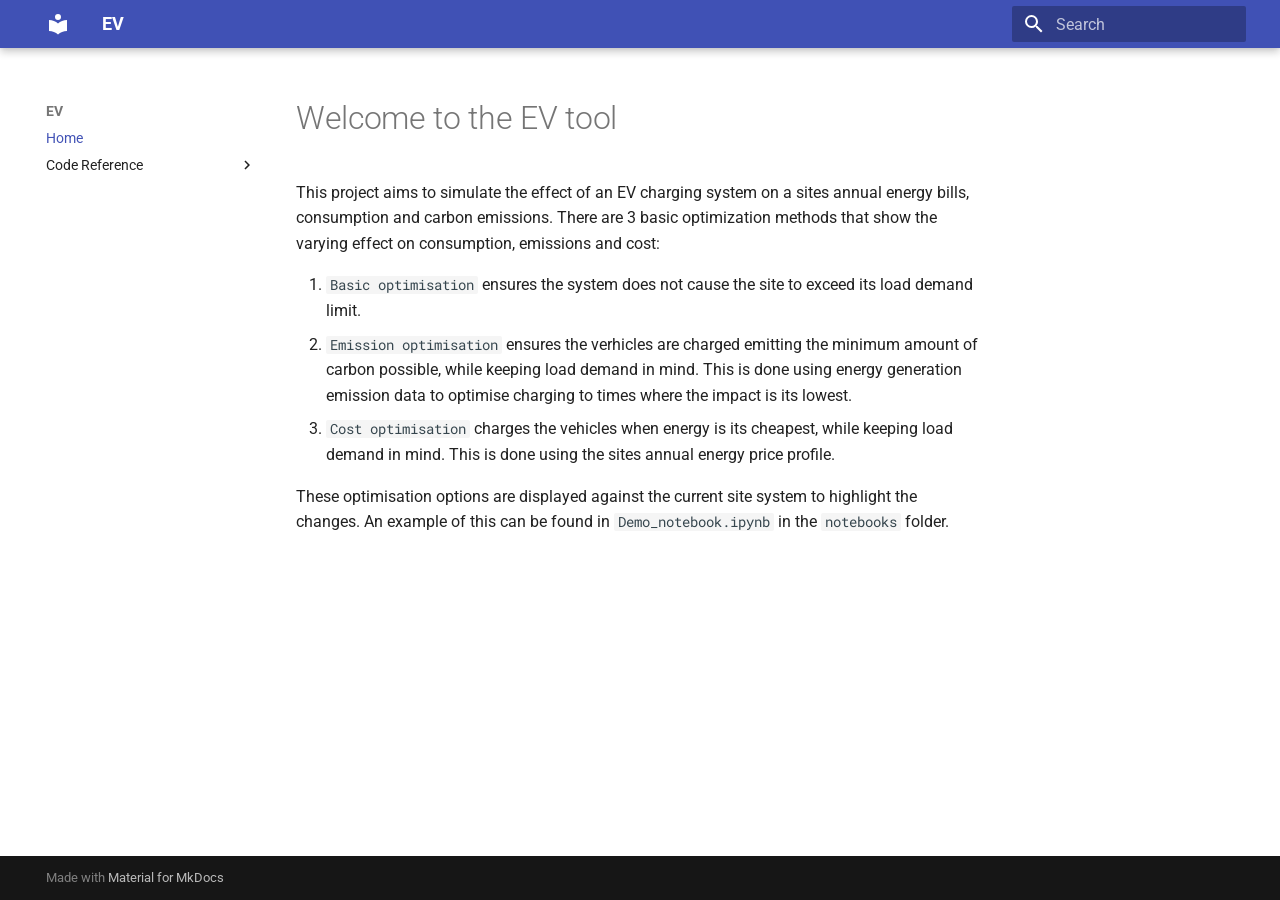
<file: site/index.html>
<!doctype html>
<html lang="en" class="no-js">
  <head>
    
      <meta charset="utf-8">
      <meta name="viewport" content="width=device-width,initial-scale=1">
      
      
      
      
      
        <link rel="next" href="reference/data/data_processing/">
      
      
      <link rel="icon" href="assets/images/favicon.png">
      <meta name="generator" content="mkdocs-1.5.3, mkdocs-material-9.5.14">
    
    
      
        <title>EV</title>
      
    
    
      <link rel="stylesheet" href="assets/stylesheets/main.10ba22f1.min.css">
      
        
        <link rel="stylesheet" href="assets/stylesheets/palette.06af60db.min.css">
      
      


    
    
      
    
    
      
        
        
        <link rel="preconnect" href="https://fonts.gstatic.com" crossorigin>
        <link rel="stylesheet" href="https://fonts.googleapis.com/css?family=Roboto:300,300i,400,400i,700,700i%7CRoboto+Mono:400,400i,700,700i&display=fallback">
        <style>:root{--md-text-font:"Roboto";--md-code-font:"Roboto Mono"}</style>
      
    
    
      <link rel="stylesheet" href="assets/_mkdocstrings.css">
    
      <link rel="stylesheet" href="styles.css">
    
    <script>__md_scope=new URL(".",location),__md_hash=e=>[...e].reduce((e,_)=>(e<<5)-e+_.charCodeAt(0),0),__md_get=(e,_=localStorage,t=__md_scope)=>JSON.parse(_.getItem(t.pathname+"."+e)),__md_set=(e,_,t=localStorage,a=__md_scope)=>{try{t.setItem(a.pathname+"."+e,JSON.stringify(_))}catch(e){}}</script>
    
      

    
    
    
  </head>
  
  
    
    
    
    
    
    <body dir="ltr" data-md-color-scheme="default" data-md-color-primary="cy" data-md-color-accent="purple">
  
    
    <input class="md-toggle" data-md-toggle="drawer" type="checkbox" id="__drawer" autocomplete="off">
    <input class="md-toggle" data-md-toggle="search" type="checkbox" id="__search" autocomplete="off">
    <label class="md-overlay" for="__drawer"></label>
    <div data-md-component="skip">
      
        
        <a href="#welcome-to-the-ev-tool" class="md-skip">
          Skip to content
        </a>
      
    </div>
    <div data-md-component="announce">
      
    </div>
    
    
      

  

<header class="md-header md-header--shadow" data-md-component="header">
  <nav class="md-header__inner md-grid" aria-label="Header">
    <a href="." title="EV" class="md-header__button md-logo" aria-label="EV" data-md-component="logo">
      
  
  <svg xmlns="http://www.w3.org/2000/svg" viewBox="0 0 24 24"><path d="M12 8a3 3 0 0 0 3-3 3 3 0 0 0-3-3 3 3 0 0 0-3 3 3 3 0 0 0 3 3m0 3.54C9.64 9.35 6.5 8 3 8v11c3.5 0 6.64 1.35 9 3.54 2.36-2.19 5.5-3.54 9-3.54V8c-3.5 0-6.64 1.35-9 3.54Z"/></svg>

    </a>
    <label class="md-header__button md-icon" for="__drawer">
      
      <svg xmlns="http://www.w3.org/2000/svg" viewBox="0 0 24 24"><path d="M3 6h18v2H3V6m0 5h18v2H3v-2m0 5h18v2H3v-2Z"/></svg>
    </label>
    <div class="md-header__title" data-md-component="header-title">
      <div class="md-header__ellipsis">
        <div class="md-header__topic">
          <span class="md-ellipsis">
            EV
          </span>
        </div>
        <div class="md-header__topic" data-md-component="header-topic">
          <span class="md-ellipsis">
            
              Home
            
          </span>
        </div>
      </div>
    </div>
    
      
    
    
    
    
      <label class="md-header__button md-icon" for="__search">
        
        <svg xmlns="http://www.w3.org/2000/svg" viewBox="0 0 24 24"><path d="M9.5 3A6.5 6.5 0 0 1 16 9.5c0 1.61-.59 3.09-1.56 4.23l.27.27h.79l5 5-1.5 1.5-5-5v-.79l-.27-.27A6.516 6.516 0 0 1 9.5 16 6.5 6.5 0 0 1 3 9.5 6.5 6.5 0 0 1 9.5 3m0 2C7 5 5 7 5 9.5S7 14 9.5 14 14 12 14 9.5 12 5 9.5 5Z"/></svg>
      </label>
      <div class="md-search" data-md-component="search" role="dialog">
  <label class="md-search__overlay" for="__search"></label>
  <div class="md-search__inner" role="search">
    <form class="md-search__form" name="search">
      <input type="text" class="md-search__input" name="query" aria-label="Search" placeholder="Search" autocapitalize="off" autocorrect="off" autocomplete="off" spellcheck="false" data-md-component="search-query" required>
      <label class="md-search__icon md-icon" for="__search">
        
        <svg xmlns="http://www.w3.org/2000/svg" viewBox="0 0 24 24"><path d="M9.5 3A6.5 6.5 0 0 1 16 9.5c0 1.61-.59 3.09-1.56 4.23l.27.27h.79l5 5-1.5 1.5-5-5v-.79l-.27-.27A6.516 6.516 0 0 1 9.5 16 6.5 6.5 0 0 1 3 9.5 6.5 6.5 0 0 1 9.5 3m0 2C7 5 5 7 5 9.5S7 14 9.5 14 14 12 14 9.5 12 5 9.5 5Z"/></svg>
        
        <svg xmlns="http://www.w3.org/2000/svg" viewBox="0 0 24 24"><path d="M20 11v2H8l5.5 5.5-1.42 1.42L4.16 12l7.92-7.92L13.5 5.5 8 11h12Z"/></svg>
      </label>
      <nav class="md-search__options" aria-label="Search">
        
        <button type="reset" class="md-search__icon md-icon" title="Clear" aria-label="Clear" tabindex="-1">
          
          <svg xmlns="http://www.w3.org/2000/svg" viewBox="0 0 24 24"><path d="M19 6.41 17.59 5 12 10.59 6.41 5 5 6.41 10.59 12 5 17.59 6.41 19 12 13.41 17.59 19 19 17.59 13.41 12 19 6.41Z"/></svg>
        </button>
      </nav>
      
    </form>
    <div class="md-search__output">
      <div class="md-search__scrollwrap" data-md-scrollfix>
        <div class="md-search-result" data-md-component="search-result">
          <div class="md-search-result__meta">
            Initializing search
          </div>
          <ol class="md-search-result__list" role="presentation"></ol>
        </div>
      </div>
    </div>
  </div>
</div>
    
    
  </nav>
  
</header>
    
    <div class="md-container" data-md-component="container">
      
      
        
          
        
      
      <main class="md-main" data-md-component="main">
        <div class="md-main__inner md-grid">
          
            
              
              <div class="md-sidebar md-sidebar--primary" data-md-component="sidebar" data-md-type="navigation" >
                <div class="md-sidebar__scrollwrap">
                  <div class="md-sidebar__inner">
                    



<nav class="md-nav md-nav--primary" aria-label="Navigation" data-md-level="0">
  <label class="md-nav__title" for="__drawer">
    <a href="." title="EV" class="md-nav__button md-logo" aria-label="EV" data-md-component="logo">
      
  
  <svg xmlns="http://www.w3.org/2000/svg" viewBox="0 0 24 24"><path d="M12 8a3 3 0 0 0 3-3 3 3 0 0 0-3-3 3 3 0 0 0-3 3 3 3 0 0 0 3 3m0 3.54C9.64 9.35 6.5 8 3 8v11c3.5 0 6.64 1.35 9 3.54 2.36-2.19 5.5-3.54 9-3.54V8c-3.5 0-6.64 1.35-9 3.54Z"/></svg>

    </a>
    EV
  </label>
  
  <ul class="md-nav__list" data-md-scrollfix>
    
      
      
  
  
    
  
  
  
    <li class="md-nav__item md-nav__item--active">
      
      <input class="md-nav__toggle md-toggle" type="checkbox" id="__toc">
      
      
        
      
      
      <a href="." class="md-nav__link md-nav__link--active">
        
  
  <span class="md-ellipsis">
    Home
  </span>
  

      </a>
      
    </li>
  

    
      
      
  
  
  
  
    
    
    
    
    <li class="md-nav__item md-nav__item--nested">
      
        
        
        <input class="md-nav__toggle md-toggle " type="checkbox" id="__nav_2" >
        
          
          <label class="md-nav__link" for="__nav_2" id="__nav_2_label" tabindex="0">
            
  
  <span class="md-ellipsis">
    Code Reference
  </span>
  

            <span class="md-nav__icon md-icon"></span>
          </label>
        
        <nav class="md-nav" data-md-level="1" aria-labelledby="__nav_2_label" aria-expanded="false">
          <label class="md-nav__title" for="__nav_2">
            <span class="md-nav__icon md-icon"></span>
            Code Reference
          </label>
          <ul class="md-nav__list" data-md-scrollfix>
            
              
                
  
  
  
  
    
    
    
    
    <li class="md-nav__item md-nav__item--nested">
      
        
        
        <input class="md-nav__toggle md-toggle " type="checkbox" id="__nav_2_1" >
        
          
          <label class="md-nav__link" for="__nav_2_1" id="__nav_2_1_label" tabindex="0">
            
  
  <span class="md-ellipsis">
    Data Processing
  </span>
  

            <span class="md-nav__icon md-icon"></span>
          </label>
        
        <nav class="md-nav" data-md-level="2" aria-labelledby="__nav_2_1_label" aria-expanded="false">
          <label class="md-nav__title" for="__nav_2_1">
            <span class="md-nav__icon md-icon"></span>
            Data Processing
          </label>
          <ul class="md-nav__list" data-md-scrollfix>
            
              
                
  
  
  
  
    <li class="md-nav__item">
      <a href="reference/data/data_processing/" class="md-nav__link">
        
  
  <span class="md-ellipsis">
    Data processing
  </span>
  

      </a>
    </li>
  

              
            
              
                
  
  
  
  
    <li class="md-nav__item">
      <a href="reference/data/example_data_import/" class="md-nav__link">
        
  
  <span class="md-ellipsis">
    Example data import
  </span>
  

      </a>
    </li>
  

              
            
          </ul>
        </nav>
      
    </li>
  

              
            
              
                
  
  
  
  
    
    
    
    
    <li class="md-nav__item md-nav__item--nested">
      
        
        
        <input class="md-nav__toggle md-toggle " type="checkbox" id="__nav_2_2" >
        
          
          <label class="md-nav__link" for="__nav_2_2" id="__nav_2_2_label" tabindex="0">
            
  
  <span class="md-ellipsis">
    Models
  </span>
  

            <span class="md-nav__icon md-icon"></span>
          </label>
        
        <nav class="md-nav" data-md-level="2" aria-labelledby="__nav_2_2_label" aria-expanded="false">
          <label class="md-nav__title" for="__nav_2_2">
            <span class="md-nav__icon md-icon"></span>
            Models
          </label>
          <ul class="md-nav__list" data-md-scrollfix>
            
              
                
  
  
  
  
    <li class="md-nav__item">
      <a href="reference/models/bricks/" class="md-nav__link">
        
  
  <span class="md-ellipsis">
    Bricks
  </span>
  

      </a>
    </li>
  

              
            
              
                
  
  
  
  
    <li class="md-nav__item">
      <a href="reference/models/charger/" class="md-nav__link">
        
  
  <span class="md-ellipsis">
    Charger
  </span>
  

      </a>
    </li>
  

              
            
              
                
  
  
  
  
    <li class="md-nav__item">
      <a href="reference/models/controller/" class="md-nav__link">
        
  
  <span class="md-ellipsis">
    Controller
  </span>
  

      </a>
    </li>
  

              
            
              
                
  
  
  
  
    <li class="md-nav__item">
      <a href="reference/models/ev_system/" class="md-nav__link">
        
  
  <span class="md-ellipsis">
    Ev system
  </span>
  

      </a>
    </li>
  

              
            
              
                
  
  
  
  
    <li class="md-nav__item">
      <a href="reference/models/sim_functions/" class="md-nav__link">
        
  
  <span class="md-ellipsis">
    Sim functions
  </span>
  

      </a>
    </li>
  

              
            
              
                
  
  
  
  
    <li class="md-nav__item">
      <a href="reference/models/vehicles/" class="md-nav__link">
        
  
  <span class="md-ellipsis">
    Vehicles
  </span>
  

      </a>
    </li>
  

              
            
          </ul>
        </nav>
      
    </li>
  

              
            
          </ul>
        </nav>
      
    </li>
  

    
  </ul>
</nav>
                  </div>
                </div>
              </div>
            
            
              
              <div class="md-sidebar md-sidebar--secondary" data-md-component="sidebar" data-md-type="toc" >
                <div class="md-sidebar__scrollwrap">
                  <div class="md-sidebar__inner">
                    

<nav class="md-nav md-nav--secondary" aria-label="Table of contents">
  
  
  
    
  
  
</nav>
                  </div>
                </div>
              </div>
            
          
          
            <div class="md-content" data-md-component="content">
              <article class="md-content__inner md-typeset">
                
                  


<h1 id="welcome-to-the-ev-tool">Welcome to the EV tool</h1>
<p>This project aims to simulate the effect of an EV charging system on a sites annual energy bills, consumption and carbon emissions. There are 3 basic optimization methods that show the varying effect on consumption, emissions and cost:</p>
<ol>
<li><code>Basic optimisation</code> ensures the system does not cause the site to exceed its load demand limit.</li>
<li><code>Emission optimisation</code> ensures the verhicles are charged emitting the minimum amount of carbon possible, while keeping load demand in mind. This is done using energy generation emission data to optimise charging to times where the impact is its lowest.</li>
<li><code>Cost optimisation</code> charges the vehicles when energy is its cheapest, while keeping load demand in mind. This is done using the sites annual energy price profile.</li>
</ol>
<p>These optimisation options are displayed against the current site system to highlight the changes. An example of this can be found in <code>Demo_notebook.ipynb</code> in the <code>notebooks</code> folder.</p>












                
              </article>
            </div>
          
          
<script>var target=document.getElementById(location.hash.slice(1));target&&target.name&&(target.checked=target.name.startsWith("__tabbed_"))</script>
        </div>
        
      </main>
      
        <footer class="md-footer">
  
  <div class="md-footer-meta md-typeset">
    <div class="md-footer-meta__inner md-grid">
      <div class="md-copyright">
  
  
    Made with
    <a href="https://squidfunk.github.io/mkdocs-material/" target="_blank" rel="noopener">
      Material for MkDocs
    </a>
  
</div>
      
    </div>
  </div>
</footer>
      
    </div>
    <div class="md-dialog" data-md-component="dialog">
      <div class="md-dialog__inner md-typeset"></div>
    </div>
    
    
    <script id="__config" type="application/json">{"base": ".", "features": [], "search": "assets/javascripts/workers/search.b8dbb3d2.min.js", "translations": {"clipboard.copied": "Copied to clipboard", "clipboard.copy": "Copy to clipboard", "search.result.more.one": "1 more on this page", "search.result.more.other": "# more on this page", "search.result.none": "No matching documents", "search.result.one": "1 matching document", "search.result.other": "# matching documents", "search.result.placeholder": "Type to start searching", "search.result.term.missing": "Missing", "select.version": "Select version"}}</script>
    
    
      <script src="assets/javascripts/bundle.bd41221c.min.js"></script>
      
    
  </body>
</html>
</file>
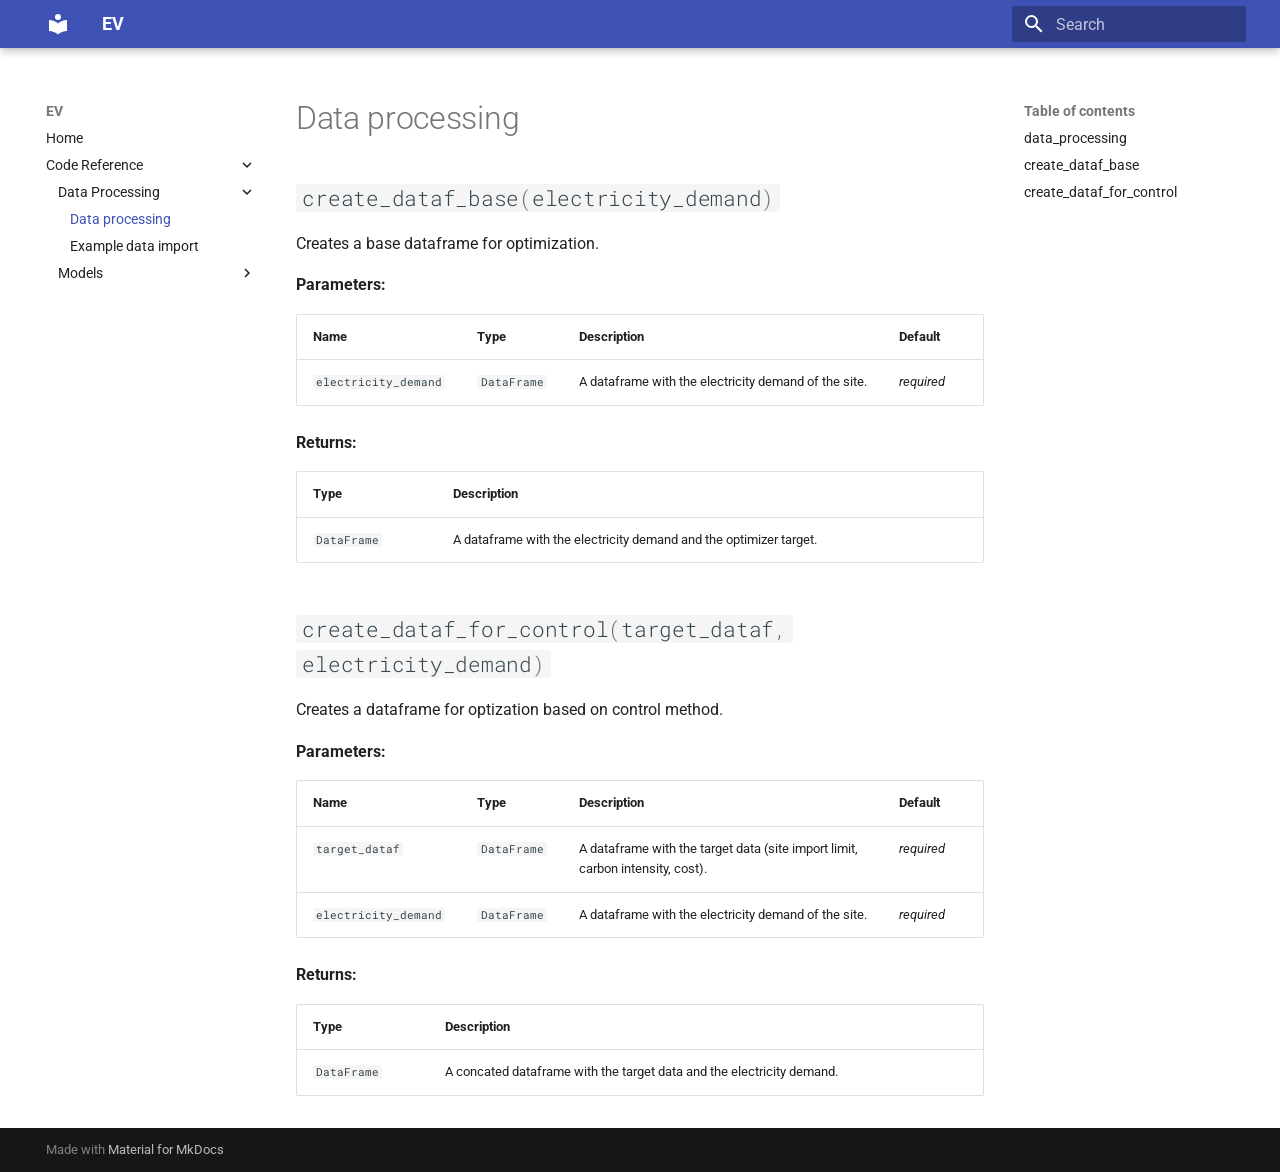
<file: site/reference/data/data_processing/index.html>
<!doctype html>
<html lang="en" class="no-js">
  <head>
    
      <meta charset="utf-8">
      <meta name="viewport" content="width=device-width,initial-scale=1">
      
      
      
      
        <link rel="prev" href="../../..">
      
      
        <link rel="next" href="../example_data_import/">
      
      
      <link rel="icon" href="../../../assets/images/favicon.png">
      <meta name="generator" content="mkdocs-1.5.3, mkdocs-material-9.5.14">
    
    
      
        <title>Data processing - EV</title>
      
    
    
      <link rel="stylesheet" href="../../../assets/stylesheets/main.10ba22f1.min.css">
      
        
        <link rel="stylesheet" href="../../../assets/stylesheets/palette.06af60db.min.css">
      
      


    
    
      
    
    
      
        
        
        <link rel="preconnect" href="https://fonts.gstatic.com" crossorigin>
        <link rel="stylesheet" href="https://fonts.googleapis.com/css?family=Roboto:300,300i,400,400i,700,700i%7CRoboto+Mono:400,400i,700,700i&display=fallback">
        <style>:root{--md-text-font:"Roboto";--md-code-font:"Roboto Mono"}</style>
      
    
    
      <link rel="stylesheet" href="../../../assets/_mkdocstrings.css">
    
      <link rel="stylesheet" href="../../../styles.css">
    
    <script>__md_scope=new URL("../../..",location),__md_hash=e=>[...e].reduce((e,_)=>(e<<5)-e+_.charCodeAt(0),0),__md_get=(e,_=localStorage,t=__md_scope)=>JSON.parse(_.getItem(t.pathname+"."+e)),__md_set=(e,_,t=localStorage,a=__md_scope)=>{try{t.setItem(a.pathname+"."+e,JSON.stringify(_))}catch(e){}}</script>
    
      

    
    
    
  </head>
  
  
    
    
    
    
    
    <body dir="ltr" data-md-color-scheme="default" data-md-color-primary="cy" data-md-color-accent="purple">
  
    
    <input class="md-toggle" data-md-toggle="drawer" type="checkbox" id="__drawer" autocomplete="off">
    <input class="md-toggle" data-md-toggle="search" type="checkbox" id="__search" autocomplete="off">
    <label class="md-overlay" for="__drawer"></label>
    <div data-md-component="skip">
      
        
        <a href="#ev_model.data.data_processing" class="md-skip">
          Skip to content
        </a>
      
    </div>
    <div data-md-component="announce">
      
    </div>
    
    
      

  

<header class="md-header md-header--shadow" data-md-component="header">
  <nav class="md-header__inner md-grid" aria-label="Header">
    <a href="../../.." title="EV" class="md-header__button md-logo" aria-label="EV" data-md-component="logo">
      
  
  <svg xmlns="http://www.w3.org/2000/svg" viewBox="0 0 24 24"><path d="M12 8a3 3 0 0 0 3-3 3 3 0 0 0-3-3 3 3 0 0 0-3 3 3 3 0 0 0 3 3m0 3.54C9.64 9.35 6.5 8 3 8v11c3.5 0 6.64 1.35 9 3.54 2.36-2.19 5.5-3.54 9-3.54V8c-3.5 0-6.64 1.35-9 3.54Z"/></svg>

    </a>
    <label class="md-header__button md-icon" for="__drawer">
      
      <svg xmlns="http://www.w3.org/2000/svg" viewBox="0 0 24 24"><path d="M3 6h18v2H3V6m0 5h18v2H3v-2m0 5h18v2H3v-2Z"/></svg>
    </label>
    <div class="md-header__title" data-md-component="header-title">
      <div class="md-header__ellipsis">
        <div class="md-header__topic">
          <span class="md-ellipsis">
            EV
          </span>
        </div>
        <div class="md-header__topic" data-md-component="header-topic">
          <span class="md-ellipsis">
            
              Data processing
            
          </span>
        </div>
      </div>
    </div>
    
      
    
    
    
    
      <label class="md-header__button md-icon" for="__search">
        
        <svg xmlns="http://www.w3.org/2000/svg" viewBox="0 0 24 24"><path d="M9.5 3A6.5 6.5 0 0 1 16 9.5c0 1.61-.59 3.09-1.56 4.23l.27.27h.79l5 5-1.5 1.5-5-5v-.79l-.27-.27A6.516 6.516 0 0 1 9.5 16 6.5 6.5 0 0 1 3 9.5 6.5 6.5 0 0 1 9.5 3m0 2C7 5 5 7 5 9.5S7 14 9.5 14 14 12 14 9.5 12 5 9.5 5Z"/></svg>
      </label>
      <div class="md-search" data-md-component="search" role="dialog">
  <label class="md-search__overlay" for="__search"></label>
  <div class="md-search__inner" role="search">
    <form class="md-search__form" name="search">
      <input type="text" class="md-search__input" name="query" aria-label="Search" placeholder="Search" autocapitalize="off" autocorrect="off" autocomplete="off" spellcheck="false" data-md-component="search-query" required>
      <label class="md-search__icon md-icon" for="__search">
        
        <svg xmlns="http://www.w3.org/2000/svg" viewBox="0 0 24 24"><path d="M9.5 3A6.5 6.5 0 0 1 16 9.5c0 1.61-.59 3.09-1.56 4.23l.27.27h.79l5 5-1.5 1.5-5-5v-.79l-.27-.27A6.516 6.516 0 0 1 9.5 16 6.5 6.5 0 0 1 3 9.5 6.5 6.5 0 0 1 9.5 3m0 2C7 5 5 7 5 9.5S7 14 9.5 14 14 12 14 9.5 12 5 9.5 5Z"/></svg>
        
        <svg xmlns="http://www.w3.org/2000/svg" viewBox="0 0 24 24"><path d="M20 11v2H8l5.5 5.5-1.42 1.42L4.16 12l7.92-7.92L13.5 5.5 8 11h12Z"/></svg>
      </label>
      <nav class="md-search__options" aria-label="Search">
        
        <button type="reset" class="md-search__icon md-icon" title="Clear" aria-label="Clear" tabindex="-1">
          
          <svg xmlns="http://www.w3.org/2000/svg" viewBox="0 0 24 24"><path d="M19 6.41 17.59 5 12 10.59 6.41 5 5 6.41 10.59 12 5 17.59 6.41 19 12 13.41 17.59 19 19 17.59 13.41 12 19 6.41Z"/></svg>
        </button>
      </nav>
      
    </form>
    <div class="md-search__output">
      <div class="md-search__scrollwrap" data-md-scrollfix>
        <div class="md-search-result" data-md-component="search-result">
          <div class="md-search-result__meta">
            Initializing search
          </div>
          <ol class="md-search-result__list" role="presentation"></ol>
        </div>
      </div>
    </div>
  </div>
</div>
    
    
  </nav>
  
</header>
    
    <div class="md-container" data-md-component="container">
      
      
        
          
        
      
      <main class="md-main" data-md-component="main">
        <div class="md-main__inner md-grid">
          
            
              
              <div class="md-sidebar md-sidebar--primary" data-md-component="sidebar" data-md-type="navigation" >
                <div class="md-sidebar__scrollwrap">
                  <div class="md-sidebar__inner">
                    



<nav class="md-nav md-nav--primary" aria-label="Navigation" data-md-level="0">
  <label class="md-nav__title" for="__drawer">
    <a href="../../.." title="EV" class="md-nav__button md-logo" aria-label="EV" data-md-component="logo">
      
  
  <svg xmlns="http://www.w3.org/2000/svg" viewBox="0 0 24 24"><path d="M12 8a3 3 0 0 0 3-3 3 3 0 0 0-3-3 3 3 0 0 0-3 3 3 3 0 0 0 3 3m0 3.54C9.64 9.35 6.5 8 3 8v11c3.5 0 6.64 1.35 9 3.54 2.36-2.19 5.5-3.54 9-3.54V8c-3.5 0-6.64 1.35-9 3.54Z"/></svg>

    </a>
    EV
  </label>
  
  <ul class="md-nav__list" data-md-scrollfix>
    
      
      
  
  
  
  
    <li class="md-nav__item">
      <a href="../../.." class="md-nav__link">
        
  
  <span class="md-ellipsis">
    Home
  </span>
  

      </a>
    </li>
  

    
      
      
  
  
    
  
  
  
    
    
    
    
    <li class="md-nav__item md-nav__item--active md-nav__item--nested">
      
        
        
        <input class="md-nav__toggle md-toggle " type="checkbox" id="__nav_2" checked>
        
          
          <label class="md-nav__link" for="__nav_2" id="__nav_2_label" tabindex="0">
            
  
  <span class="md-ellipsis">
    Code Reference
  </span>
  

            <span class="md-nav__icon md-icon"></span>
          </label>
        
        <nav class="md-nav" data-md-level="1" aria-labelledby="__nav_2_label" aria-expanded="true">
          <label class="md-nav__title" for="__nav_2">
            <span class="md-nav__icon md-icon"></span>
            Code Reference
          </label>
          <ul class="md-nav__list" data-md-scrollfix>
            
              
                
  
  
    
  
  
  
    
    
    
    
    <li class="md-nav__item md-nav__item--active md-nav__item--nested">
      
        
        
        <input class="md-nav__toggle md-toggle " type="checkbox" id="__nav_2_1" checked>
        
          
          <label class="md-nav__link" for="__nav_2_1" id="__nav_2_1_label" tabindex="0">
            
  
  <span class="md-ellipsis">
    Data Processing
  </span>
  

            <span class="md-nav__icon md-icon"></span>
          </label>
        
        <nav class="md-nav" data-md-level="2" aria-labelledby="__nav_2_1_label" aria-expanded="true">
          <label class="md-nav__title" for="__nav_2_1">
            <span class="md-nav__icon md-icon"></span>
            Data Processing
          </label>
          <ul class="md-nav__list" data-md-scrollfix>
            
              
                
  
  
    
  
  
  
    <li class="md-nav__item md-nav__item--active">
      
      <input class="md-nav__toggle md-toggle" type="checkbox" id="__toc">
      
      
      
        <label class="md-nav__link md-nav__link--active" for="__toc">
          
  
  <span class="md-ellipsis">
    Data processing
  </span>
  

          <span class="md-nav__icon md-icon"></span>
        </label>
      
      <a href="./" class="md-nav__link md-nav__link--active">
        
  
  <span class="md-ellipsis">
    Data processing
  </span>
  

      </a>
      
        

<nav class="md-nav md-nav--secondary" aria-label="Table of contents">
  
  
  
  
    <label class="md-nav__title" for="__toc">
      <span class="md-nav__icon md-icon"></span>
      Table of contents
    </label>
    <ul class="md-nav__list" data-md-component="toc" data-md-scrollfix>
      
        <li class="md-nav__item">
  <a href="#ev_model.data.data_processing" class="md-nav__link">
    <span class="md-ellipsis">
      data_processing
    </span>
  </a>
  
</li>
      
        <li class="md-nav__item">
  <a href="#ev_model.data.data_processing.create_dataf_base" class="md-nav__link">
    <span class="md-ellipsis">
      create_dataf_base
    </span>
  </a>
  
</li>
      
        <li class="md-nav__item">
  <a href="#ev_model.data.data_processing.create_dataf_for_control" class="md-nav__link">
    <span class="md-ellipsis">
      create_dataf_for_control
    </span>
  </a>
  
</li>
      
    </ul>
  
</nav>
      
    </li>
  

              
            
              
                
  
  
  
  
    <li class="md-nav__item">
      <a href="../example_data_import/" class="md-nav__link">
        
  
  <span class="md-ellipsis">
    Example data import
  </span>
  

      </a>
    </li>
  

              
            
          </ul>
        </nav>
      
    </li>
  

              
            
              
                
  
  
  
  
    
    
    
    
    <li class="md-nav__item md-nav__item--nested">
      
        
        
        <input class="md-nav__toggle md-toggle " type="checkbox" id="__nav_2_2" >
        
          
          <label class="md-nav__link" for="__nav_2_2" id="__nav_2_2_label" tabindex="0">
            
  
  <span class="md-ellipsis">
    Models
  </span>
  

            <span class="md-nav__icon md-icon"></span>
          </label>
        
        <nav class="md-nav" data-md-level="2" aria-labelledby="__nav_2_2_label" aria-expanded="false">
          <label class="md-nav__title" for="__nav_2_2">
            <span class="md-nav__icon md-icon"></span>
            Models
          </label>
          <ul class="md-nav__list" data-md-scrollfix>
            
              
                
  
  
  
  
    <li class="md-nav__item">
      <a href="../../models/bricks/" class="md-nav__link">
        
  
  <span class="md-ellipsis">
    Bricks
  </span>
  

      </a>
    </li>
  

              
            
              
                
  
  
  
  
    <li class="md-nav__item">
      <a href="../../models/charger/" class="md-nav__link">
        
  
  <span class="md-ellipsis">
    Charger
  </span>
  

      </a>
    </li>
  

              
            
              
                
  
  
  
  
    <li class="md-nav__item">
      <a href="../../models/controller/" class="md-nav__link">
        
  
  <span class="md-ellipsis">
    Controller
  </span>
  

      </a>
    </li>
  

              
            
              
                
  
  
  
  
    <li class="md-nav__item">
      <a href="../../models/ev_system/" class="md-nav__link">
        
  
  <span class="md-ellipsis">
    Ev system
  </span>
  

      </a>
    </li>
  

              
            
              
                
  
  
  
  
    <li class="md-nav__item">
      <a href="../../models/sim_functions/" class="md-nav__link">
        
  
  <span class="md-ellipsis">
    Sim functions
  </span>
  

      </a>
    </li>
  

              
            
              
                
  
  
  
  
    <li class="md-nav__item">
      <a href="../../models/vehicles/" class="md-nav__link">
        
  
  <span class="md-ellipsis">
    Vehicles
  </span>
  

      </a>
    </li>
  

              
            
          </ul>
        </nav>
      
    </li>
  

              
            
          </ul>
        </nav>
      
    </li>
  

    
  </ul>
</nav>
                  </div>
                </div>
              </div>
            
            
              
              <div class="md-sidebar md-sidebar--secondary" data-md-component="sidebar" data-md-type="toc" >
                <div class="md-sidebar__scrollwrap">
                  <div class="md-sidebar__inner">
                    

<nav class="md-nav md-nav--secondary" aria-label="Table of contents">
  
  
  
  
    <label class="md-nav__title" for="__toc">
      <span class="md-nav__icon md-icon"></span>
      Table of contents
    </label>
    <ul class="md-nav__list" data-md-component="toc" data-md-scrollfix>
      
        <li class="md-nav__item">
  <a href="#ev_model.data.data_processing" class="md-nav__link">
    <span class="md-ellipsis">
      data_processing
    </span>
  </a>
  
</li>
      
        <li class="md-nav__item">
  <a href="#ev_model.data.data_processing.create_dataf_base" class="md-nav__link">
    <span class="md-ellipsis">
      create_dataf_base
    </span>
  </a>
  
</li>
      
        <li class="md-nav__item">
  <a href="#ev_model.data.data_processing.create_dataf_for_control" class="md-nav__link">
    <span class="md-ellipsis">
      create_dataf_for_control
    </span>
  </a>
  
</li>
      
    </ul>
  
</nav>
                  </div>
                </div>
              </div>
            
          
          
            <div class="md-content" data-md-component="content">
              <article class="md-content__inner md-typeset">
                
                  


  <h1>Data processing</h1>

<div class="doc doc-object doc-module">



<a id="ev_model.data.data_processing"></a>
  <div class="doc doc-contents first">

  

  <div class="doc doc-children">










<div class="doc doc-object doc-function">



<h2 id="ev_model.data.data_processing.create_dataf_base" class="doc doc-heading">
          <code class="highlight language-python"><span class="n">create_dataf_base</span><span class="p">(</span><span class="n">electricity_demand</span><span class="p">)</span></code>

</h2>


  <div class="doc doc-contents ">
  
      <p>Creates a base dataframe for optimization. </p>



  <p><strong>Parameters:</strong></p>
  <table>
    <thead>
      <tr>
        <th>Name</th>
        <th>Type</th>
        <th>Description</th>
        <th>Default</th>
      </tr>
    </thead>
    <tbody>
        <tr>
          <td><code>electricity_demand</code></td>
          <td>
                <code><span title="pandas.DataFrame">DataFrame</span></code>
          </td>
          <td>
            <div class="doc-md-description">
              <p>A dataframe with the electricity demand of the site.</p>
            </div>
          </td>
          <td>
              <em>required</em>
          </td>
        </tr>
    </tbody>
  </table>



  <p><strong>Returns:</strong></p>
  <table>
    <thead>
      <tr>
        <th>Type</th>
        <th>Description</th>
      </tr>
    </thead>
    <tbody>
        <tr>
          <td>
                <code><span title="pandas.DataFrame">DataFrame</span></code>
          </td>
          <td>
            <div class="doc-md-description">
              <p>A dataframe with the electricity demand and the optimizer target.</p>
            </div>
          </td>
        </tr>
    </tbody>
  </table>

  </div>

</div>


<div class="doc doc-object doc-function">



<h2 id="ev_model.data.data_processing.create_dataf_for_control" class="doc doc-heading">
          <code class="highlight language-python"><span class="n">create_dataf_for_control</span><span class="p">(</span><span class="n">target_dataf</span><span class="p">,</span> <span class="n">electricity_demand</span><span class="p">)</span></code>

</h2>


  <div class="doc doc-contents ">
  
      <p>Creates a dataframe for optization based on control method. </p>



  <p><strong>Parameters:</strong></p>
  <table>
    <thead>
      <tr>
        <th>Name</th>
        <th>Type</th>
        <th>Description</th>
        <th>Default</th>
      </tr>
    </thead>
    <tbody>
        <tr>
          <td><code>target_dataf</code></td>
          <td>
                <code><span title="pandas.DataFrame">DataFrame</span></code>
          </td>
          <td>
            <div class="doc-md-description">
              <p>A dataframe with the target data (site import limit, carbon intensity, cost).  </p>
            </div>
          </td>
          <td>
              <em>required</em>
          </td>
        </tr>
        <tr>
          <td><code>electricity_demand</code></td>
          <td>
                <code><span title="pandas.DataFrame">DataFrame</span></code>
          </td>
          <td>
            <div class="doc-md-description">
              <p>A dataframe with the electricity demand of the site.  </p>
            </div>
          </td>
          <td>
              <em>required</em>
          </td>
        </tr>
    </tbody>
  </table>



  <p><strong>Returns:</strong></p>
  <table>
    <thead>
      <tr>
        <th>Type</th>
        <th>Description</th>
      </tr>
    </thead>
    <tbody>
        <tr>
          <td>
                <code><span title="pandas.DataFrame">DataFrame</span></code>
          </td>
          <td>
            <div class="doc-md-description">
              <p>A concated dataframe with the target data and the electricity demand.</p>
            </div>
          </td>
        </tr>
    </tbody>
  </table>

  </div>

</div>



  </div>

  </div>

</div>












                
              </article>
            </div>
          
          
<script>var target=document.getElementById(location.hash.slice(1));target&&target.name&&(target.checked=target.name.startsWith("__tabbed_"))</script>
        </div>
        
      </main>
      
        <footer class="md-footer">
  
  <div class="md-footer-meta md-typeset">
    <div class="md-footer-meta__inner md-grid">
      <div class="md-copyright">
  
  
    Made with
    <a href="https://squidfunk.github.io/mkdocs-material/" target="_blank" rel="noopener">
      Material for MkDocs
    </a>
  
</div>
      
    </div>
  </div>
</footer>
      
    </div>
    <div class="md-dialog" data-md-component="dialog">
      <div class="md-dialog__inner md-typeset"></div>
    </div>
    
    
    <script id="__config" type="application/json">{"base": "../../..", "features": [], "search": "../../../assets/javascripts/workers/search.b8dbb3d2.min.js", "translations": {"clipboard.copied": "Copied to clipboard", "clipboard.copy": "Copy to clipboard", "search.result.more.one": "1 more on this page", "search.result.more.other": "# more on this page", "search.result.none": "No matching documents", "search.result.one": "1 matching document", "search.result.other": "# matching documents", "search.result.placeholder": "Type to start searching", "search.result.term.missing": "Missing", "select.version": "Select version"}}</script>
    
    
      <script src="../../../assets/javascripts/bundle.bd41221c.min.js"></script>
      
    
  </body>
</html>
</file>
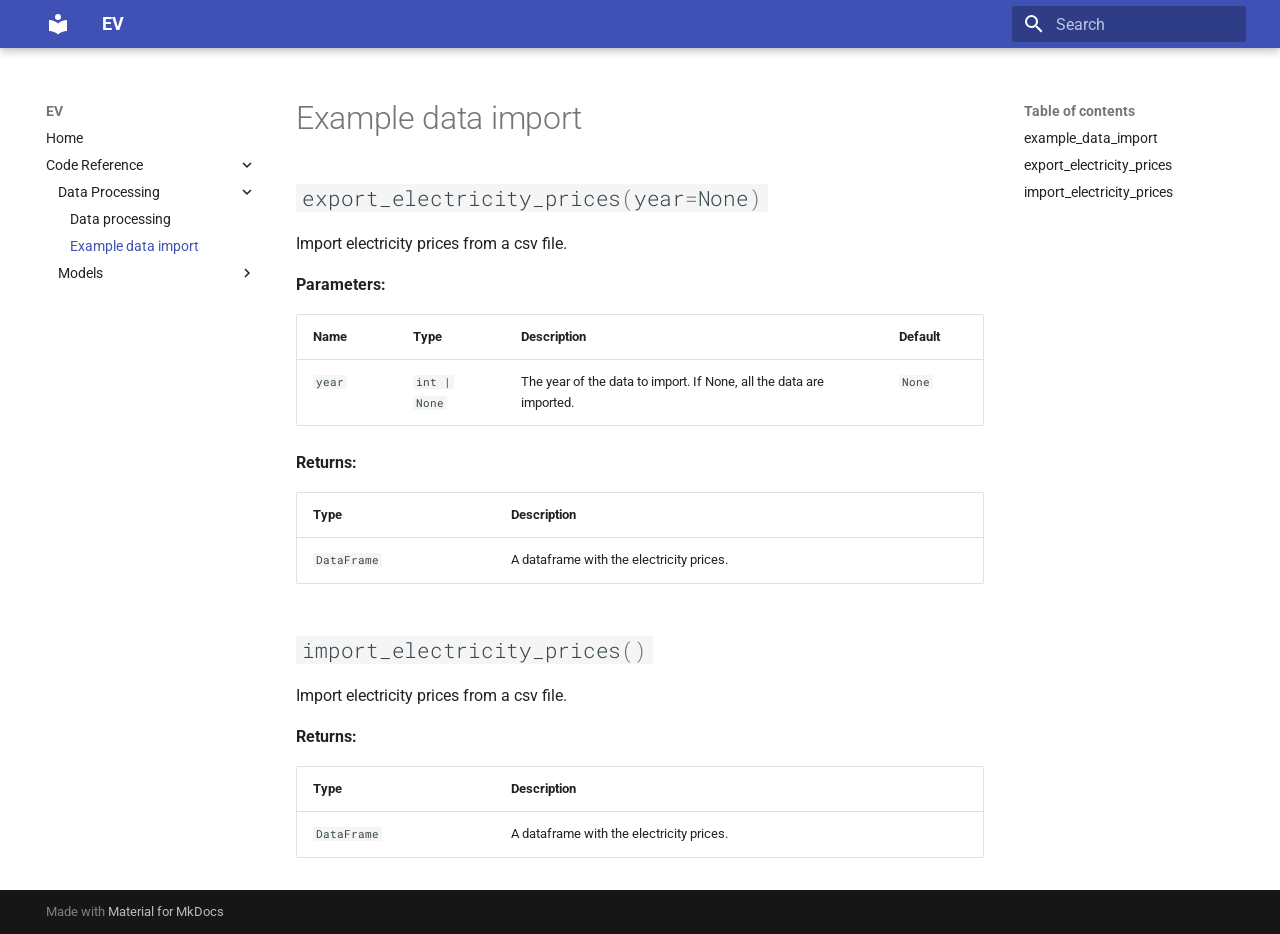
<file: site/reference/data/example_data_import/index.html>
<!doctype html>
<html lang="en" class="no-js">
  <head>
    
      <meta charset="utf-8">
      <meta name="viewport" content="width=device-width,initial-scale=1">
      
      
      
      
        <link rel="prev" href="../data_processing/">
      
      
        <link rel="next" href="../../models/bricks/">
      
      
      <link rel="icon" href="../../../assets/images/favicon.png">
      <meta name="generator" content="mkdocs-1.5.3, mkdocs-material-9.5.14">
    
    
      
        <title>Example data import - EV</title>
      
    
    
      <link rel="stylesheet" href="../../../assets/stylesheets/main.10ba22f1.min.css">
      
        
        <link rel="stylesheet" href="../../../assets/stylesheets/palette.06af60db.min.css">
      
      


    
    
      
    
    
      
        
        
        <link rel="preconnect" href="https://fonts.gstatic.com" crossorigin>
        <link rel="stylesheet" href="https://fonts.googleapis.com/css?family=Roboto:300,300i,400,400i,700,700i%7CRoboto+Mono:400,400i,700,700i&display=fallback">
        <style>:root{--md-text-font:"Roboto";--md-code-font:"Roboto Mono"}</style>
      
    
    
      <link rel="stylesheet" href="../../../assets/_mkdocstrings.css">
    
      <link rel="stylesheet" href="../../../styles.css">
    
    <script>__md_scope=new URL("../../..",location),__md_hash=e=>[...e].reduce((e,_)=>(e<<5)-e+_.charCodeAt(0),0),__md_get=(e,_=localStorage,t=__md_scope)=>JSON.parse(_.getItem(t.pathname+"."+e)),__md_set=(e,_,t=localStorage,a=__md_scope)=>{try{t.setItem(a.pathname+"."+e,JSON.stringify(_))}catch(e){}}</script>
    
      

    
    
    
  </head>
  
  
    
    
    
    
    
    <body dir="ltr" data-md-color-scheme="default" data-md-color-primary="cy" data-md-color-accent="purple">
  
    
    <input class="md-toggle" data-md-toggle="drawer" type="checkbox" id="__drawer" autocomplete="off">
    <input class="md-toggle" data-md-toggle="search" type="checkbox" id="__search" autocomplete="off">
    <label class="md-overlay" for="__drawer"></label>
    <div data-md-component="skip">
      
        
        <a href="#ev_model.data.example_data_import" class="md-skip">
          Skip to content
        </a>
      
    </div>
    <div data-md-component="announce">
      
    </div>
    
    
      

  

<header class="md-header md-header--shadow" data-md-component="header">
  <nav class="md-header__inner md-grid" aria-label="Header">
    <a href="../../.." title="EV" class="md-header__button md-logo" aria-label="EV" data-md-component="logo">
      
  
  <svg xmlns="http://www.w3.org/2000/svg" viewBox="0 0 24 24"><path d="M12 8a3 3 0 0 0 3-3 3 3 0 0 0-3-3 3 3 0 0 0-3 3 3 3 0 0 0 3 3m0 3.54C9.64 9.35 6.5 8 3 8v11c3.5 0 6.64 1.35 9 3.54 2.36-2.19 5.5-3.54 9-3.54V8c-3.5 0-6.64 1.35-9 3.54Z"/></svg>

    </a>
    <label class="md-header__button md-icon" for="__drawer">
      
      <svg xmlns="http://www.w3.org/2000/svg" viewBox="0 0 24 24"><path d="M3 6h18v2H3V6m0 5h18v2H3v-2m0 5h18v2H3v-2Z"/></svg>
    </label>
    <div class="md-header__title" data-md-component="header-title">
      <div class="md-header__ellipsis">
        <div class="md-header__topic">
          <span class="md-ellipsis">
            EV
          </span>
        </div>
        <div class="md-header__topic" data-md-component="header-topic">
          <span class="md-ellipsis">
            
              Example data import
            
          </span>
        </div>
      </div>
    </div>
    
      
    
    
    
    
      <label class="md-header__button md-icon" for="__search">
        
        <svg xmlns="http://www.w3.org/2000/svg" viewBox="0 0 24 24"><path d="M9.5 3A6.5 6.5 0 0 1 16 9.5c0 1.61-.59 3.09-1.56 4.23l.27.27h.79l5 5-1.5 1.5-5-5v-.79l-.27-.27A6.516 6.516 0 0 1 9.5 16 6.5 6.5 0 0 1 3 9.5 6.5 6.5 0 0 1 9.5 3m0 2C7 5 5 7 5 9.5S7 14 9.5 14 14 12 14 9.5 12 5 9.5 5Z"/></svg>
      </label>
      <div class="md-search" data-md-component="search" role="dialog">
  <label class="md-search__overlay" for="__search"></label>
  <div class="md-search__inner" role="search">
    <form class="md-search__form" name="search">
      <input type="text" class="md-search__input" name="query" aria-label="Search" placeholder="Search" autocapitalize="off" autocorrect="off" autocomplete="off" spellcheck="false" data-md-component="search-query" required>
      <label class="md-search__icon md-icon" for="__search">
        
        <svg xmlns="http://www.w3.org/2000/svg" viewBox="0 0 24 24"><path d="M9.5 3A6.5 6.5 0 0 1 16 9.5c0 1.61-.59 3.09-1.56 4.23l.27.27h.79l5 5-1.5 1.5-5-5v-.79l-.27-.27A6.516 6.516 0 0 1 9.5 16 6.5 6.5 0 0 1 3 9.5 6.5 6.5 0 0 1 9.5 3m0 2C7 5 5 7 5 9.5S7 14 9.5 14 14 12 14 9.5 12 5 9.5 5Z"/></svg>
        
        <svg xmlns="http://www.w3.org/2000/svg" viewBox="0 0 24 24"><path d="M20 11v2H8l5.5 5.5-1.42 1.42L4.16 12l7.92-7.92L13.5 5.5 8 11h12Z"/></svg>
      </label>
      <nav class="md-search__options" aria-label="Search">
        
        <button type="reset" class="md-search__icon md-icon" title="Clear" aria-label="Clear" tabindex="-1">
          
          <svg xmlns="http://www.w3.org/2000/svg" viewBox="0 0 24 24"><path d="M19 6.41 17.59 5 12 10.59 6.41 5 5 6.41 10.59 12 5 17.59 6.41 19 12 13.41 17.59 19 19 17.59 13.41 12 19 6.41Z"/></svg>
        </button>
      </nav>
      
    </form>
    <div class="md-search__output">
      <div class="md-search__scrollwrap" data-md-scrollfix>
        <div class="md-search-result" data-md-component="search-result">
          <div class="md-search-result__meta">
            Initializing search
          </div>
          <ol class="md-search-result__list" role="presentation"></ol>
        </div>
      </div>
    </div>
  </div>
</div>
    
    
  </nav>
  
</header>
    
    <div class="md-container" data-md-component="container">
      
      
        
          
        
      
      <main class="md-main" data-md-component="main">
        <div class="md-main__inner md-grid">
          
            
              
              <div class="md-sidebar md-sidebar--primary" data-md-component="sidebar" data-md-type="navigation" >
                <div class="md-sidebar__scrollwrap">
                  <div class="md-sidebar__inner">
                    



<nav class="md-nav md-nav--primary" aria-label="Navigation" data-md-level="0">
  <label class="md-nav__title" for="__drawer">
    <a href="../../.." title="EV" class="md-nav__button md-logo" aria-label="EV" data-md-component="logo">
      
  
  <svg xmlns="http://www.w3.org/2000/svg" viewBox="0 0 24 24"><path d="M12 8a3 3 0 0 0 3-3 3 3 0 0 0-3-3 3 3 0 0 0-3 3 3 3 0 0 0 3 3m0 3.54C9.64 9.35 6.5 8 3 8v11c3.5 0 6.64 1.35 9 3.54 2.36-2.19 5.5-3.54 9-3.54V8c-3.5 0-6.64 1.35-9 3.54Z"/></svg>

    </a>
    EV
  </label>
  
  <ul class="md-nav__list" data-md-scrollfix>
    
      
      
  
  
  
  
    <li class="md-nav__item">
      <a href="../../.." class="md-nav__link">
        
  
  <span class="md-ellipsis">
    Home
  </span>
  

      </a>
    </li>
  

    
      
      
  
  
    
  
  
  
    
    
    
    
    <li class="md-nav__item md-nav__item--active md-nav__item--nested">
      
        
        
        <input class="md-nav__toggle md-toggle " type="checkbox" id="__nav_2" checked>
        
          
          <label class="md-nav__link" for="__nav_2" id="__nav_2_label" tabindex="0">
            
  
  <span class="md-ellipsis">
    Code Reference
  </span>
  

            <span class="md-nav__icon md-icon"></span>
          </label>
        
        <nav class="md-nav" data-md-level="1" aria-labelledby="__nav_2_label" aria-expanded="true">
          <label class="md-nav__title" for="__nav_2">
            <span class="md-nav__icon md-icon"></span>
            Code Reference
          </label>
          <ul class="md-nav__list" data-md-scrollfix>
            
              
                
  
  
    
  
  
  
    
    
    
    
    <li class="md-nav__item md-nav__item--active md-nav__item--nested">
      
        
        
        <input class="md-nav__toggle md-toggle " type="checkbox" id="__nav_2_1" checked>
        
          
          <label class="md-nav__link" for="__nav_2_1" id="__nav_2_1_label" tabindex="0">
            
  
  <span class="md-ellipsis">
    Data Processing
  </span>
  

            <span class="md-nav__icon md-icon"></span>
          </label>
        
        <nav class="md-nav" data-md-level="2" aria-labelledby="__nav_2_1_label" aria-expanded="true">
          <label class="md-nav__title" for="__nav_2_1">
            <span class="md-nav__icon md-icon"></span>
            Data Processing
          </label>
          <ul class="md-nav__list" data-md-scrollfix>
            
              
                
  
  
  
  
    <li class="md-nav__item">
      <a href="../data_processing/" class="md-nav__link">
        
  
  <span class="md-ellipsis">
    Data processing
  </span>
  

      </a>
    </li>
  

              
            
              
                
  
  
    
  
  
  
    <li class="md-nav__item md-nav__item--active">
      
      <input class="md-nav__toggle md-toggle" type="checkbox" id="__toc">
      
      
      
        <label class="md-nav__link md-nav__link--active" for="__toc">
          
  
  <span class="md-ellipsis">
    Example data import
  </span>
  

          <span class="md-nav__icon md-icon"></span>
        </label>
      
      <a href="./" class="md-nav__link md-nav__link--active">
        
  
  <span class="md-ellipsis">
    Example data import
  </span>
  

      </a>
      
        

<nav class="md-nav md-nav--secondary" aria-label="Table of contents">
  
  
  
  
    <label class="md-nav__title" for="__toc">
      <span class="md-nav__icon md-icon"></span>
      Table of contents
    </label>
    <ul class="md-nav__list" data-md-component="toc" data-md-scrollfix>
      
        <li class="md-nav__item">
  <a href="#ev_model.data.example_data_import" class="md-nav__link">
    <span class="md-ellipsis">
      example_data_import
    </span>
  </a>
  
</li>
      
        <li class="md-nav__item">
  <a href="#ev_model.data.example_data_import.export_electricity_prices" class="md-nav__link">
    <span class="md-ellipsis">
      export_electricity_prices
    </span>
  </a>
  
</li>
      
        <li class="md-nav__item">
  <a href="#ev_model.data.example_data_import.import_electricity_prices" class="md-nav__link">
    <span class="md-ellipsis">
      import_electricity_prices
    </span>
  </a>
  
</li>
      
    </ul>
  
</nav>
      
    </li>
  

              
            
          </ul>
        </nav>
      
    </li>
  

              
            
              
                
  
  
  
  
    
    
    
    
    <li class="md-nav__item md-nav__item--nested">
      
        
        
        <input class="md-nav__toggle md-toggle " type="checkbox" id="__nav_2_2" >
        
          
          <label class="md-nav__link" for="__nav_2_2" id="__nav_2_2_label" tabindex="0">
            
  
  <span class="md-ellipsis">
    Models
  </span>
  

            <span class="md-nav__icon md-icon"></span>
          </label>
        
        <nav class="md-nav" data-md-level="2" aria-labelledby="__nav_2_2_label" aria-expanded="false">
          <label class="md-nav__title" for="__nav_2_2">
            <span class="md-nav__icon md-icon"></span>
            Models
          </label>
          <ul class="md-nav__list" data-md-scrollfix>
            
              
                
  
  
  
  
    <li class="md-nav__item">
      <a href="../../models/bricks/" class="md-nav__link">
        
  
  <span class="md-ellipsis">
    Bricks
  </span>
  

      </a>
    </li>
  

              
            
              
                
  
  
  
  
    <li class="md-nav__item">
      <a href="../../models/charger/" class="md-nav__link">
        
  
  <span class="md-ellipsis">
    Charger
  </span>
  

      </a>
    </li>
  

              
            
              
                
  
  
  
  
    <li class="md-nav__item">
      <a href="../../models/controller/" class="md-nav__link">
        
  
  <span class="md-ellipsis">
    Controller
  </span>
  

      </a>
    </li>
  

              
            
              
                
  
  
  
  
    <li class="md-nav__item">
      <a href="../../models/ev_system/" class="md-nav__link">
        
  
  <span class="md-ellipsis">
    Ev system
  </span>
  

      </a>
    </li>
  

              
            
              
                
  
  
  
  
    <li class="md-nav__item">
      <a href="../../models/sim_functions/" class="md-nav__link">
        
  
  <span class="md-ellipsis">
    Sim functions
  </span>
  

      </a>
    </li>
  

              
            
              
                
  
  
  
  
    <li class="md-nav__item">
      <a href="../../models/vehicles/" class="md-nav__link">
        
  
  <span class="md-ellipsis">
    Vehicles
  </span>
  

      </a>
    </li>
  

              
            
          </ul>
        </nav>
      
    </li>
  

              
            
          </ul>
        </nav>
      
    </li>
  

    
  </ul>
</nav>
                  </div>
                </div>
              </div>
            
            
              
              <div class="md-sidebar md-sidebar--secondary" data-md-component="sidebar" data-md-type="toc" >
                <div class="md-sidebar__scrollwrap">
                  <div class="md-sidebar__inner">
                    

<nav class="md-nav md-nav--secondary" aria-label="Table of contents">
  
  
  
  
    <label class="md-nav__title" for="__toc">
      <span class="md-nav__icon md-icon"></span>
      Table of contents
    </label>
    <ul class="md-nav__list" data-md-component="toc" data-md-scrollfix>
      
        <li class="md-nav__item">
  <a href="#ev_model.data.example_data_import" class="md-nav__link">
    <span class="md-ellipsis">
      example_data_import
    </span>
  </a>
  
</li>
      
        <li class="md-nav__item">
  <a href="#ev_model.data.example_data_import.export_electricity_prices" class="md-nav__link">
    <span class="md-ellipsis">
      export_electricity_prices
    </span>
  </a>
  
</li>
      
        <li class="md-nav__item">
  <a href="#ev_model.data.example_data_import.import_electricity_prices" class="md-nav__link">
    <span class="md-ellipsis">
      import_electricity_prices
    </span>
  </a>
  
</li>
      
    </ul>
  
</nav>
                  </div>
                </div>
              </div>
            
          
          
            <div class="md-content" data-md-component="content">
              <article class="md-content__inner md-typeset">
                
                  


  <h1>Example data import</h1>

<div class="doc doc-object doc-module">



<a id="ev_model.data.example_data_import"></a>
  <div class="doc doc-contents first">

  

  <div class="doc doc-children">










<div class="doc doc-object doc-function">



<h2 id="ev_model.data.example_data_import.export_electricity_prices" class="doc doc-heading">
          <code class="highlight language-python"><span class="n">export_electricity_prices</span><span class="p">(</span><span class="n">year</span><span class="o">=</span><span class="kc">None</span><span class="p">)</span></code>

</h2>


  <div class="doc doc-contents ">
  
      <p>Import electricity prices from a csv file.</p>



  <p><strong>Parameters:</strong></p>
  <table>
    <thead>
      <tr>
        <th>Name</th>
        <th>Type</th>
        <th>Description</th>
        <th>Default</th>
      </tr>
    </thead>
    <tbody>
        <tr>
          <td><code>year</code></td>
          <td>
                <code>int | None</code>
          </td>
          <td>
            <div class="doc-md-description">
              <p>The year of the data to import. If None, all the data are imported.</p>
            </div>
          </td>
          <td>
                <code>None</code>
          </td>
        </tr>
    </tbody>
  </table>



  <p><strong>Returns:</strong></p>
  <table>
    <thead>
      <tr>
        <th>Type</th>
        <th>Description</th>
      </tr>
    </thead>
    <tbody>
        <tr>
          <td>
                <code><span title="pandas.DataFrame">DataFrame</span></code>
          </td>
          <td>
            <div class="doc-md-description">
              <p>A dataframe with the electricity prices.</p>
            </div>
          </td>
        </tr>
    </tbody>
  </table>

  </div>

</div>


<div class="doc doc-object doc-function">



<h2 id="ev_model.data.example_data_import.import_electricity_prices" class="doc doc-heading">
          <code class="highlight language-python"><span class="n">import_electricity_prices</span><span class="p">()</span></code>

</h2>


  <div class="doc doc-contents ">
  
      <p>Import electricity prices from a csv file.</p>



  <p><strong>Returns:</strong></p>
  <table>
    <thead>
      <tr>
        <th>Type</th>
        <th>Description</th>
      </tr>
    </thead>
    <tbody>
        <tr>
          <td>
                <code><span title="pandas.DataFrame">DataFrame</span></code>
          </td>
          <td>
            <div class="doc-md-description">
              <p>A dataframe with the electricity prices.</p>
            </div>
          </td>
        </tr>
    </tbody>
  </table>

  </div>

</div>



  </div>

  </div>

</div>












                
              </article>
            </div>
          
          
<script>var target=document.getElementById(location.hash.slice(1));target&&target.name&&(target.checked=target.name.startsWith("__tabbed_"))</script>
        </div>
        
      </main>
      
        <footer class="md-footer">
  
  <div class="md-footer-meta md-typeset">
    <div class="md-footer-meta__inner md-grid">
      <div class="md-copyright">
  
  
    Made with
    <a href="https://squidfunk.github.io/mkdocs-material/" target="_blank" rel="noopener">
      Material for MkDocs
    </a>
  
</div>
      
    </div>
  </div>
</footer>
      
    </div>
    <div class="md-dialog" data-md-component="dialog">
      <div class="md-dialog__inner md-typeset"></div>
    </div>
    
    
    <script id="__config" type="application/json">{"base": "../../..", "features": [], "search": "../../../assets/javascripts/workers/search.b8dbb3d2.min.js", "translations": {"clipboard.copied": "Copied to clipboard", "clipboard.copy": "Copy to clipboard", "search.result.more.one": "1 more on this page", "search.result.more.other": "# more on this page", "search.result.none": "No matching documents", "search.result.one": "1 matching document", "search.result.other": "# matching documents", "search.result.placeholder": "Type to start searching", "search.result.term.missing": "Missing", "select.version": "Select version"}}</script>
    
    
      <script src="../../../assets/javascripts/bundle.bd41221c.min.js"></script>
      
    
  </body>
</html>
</file>
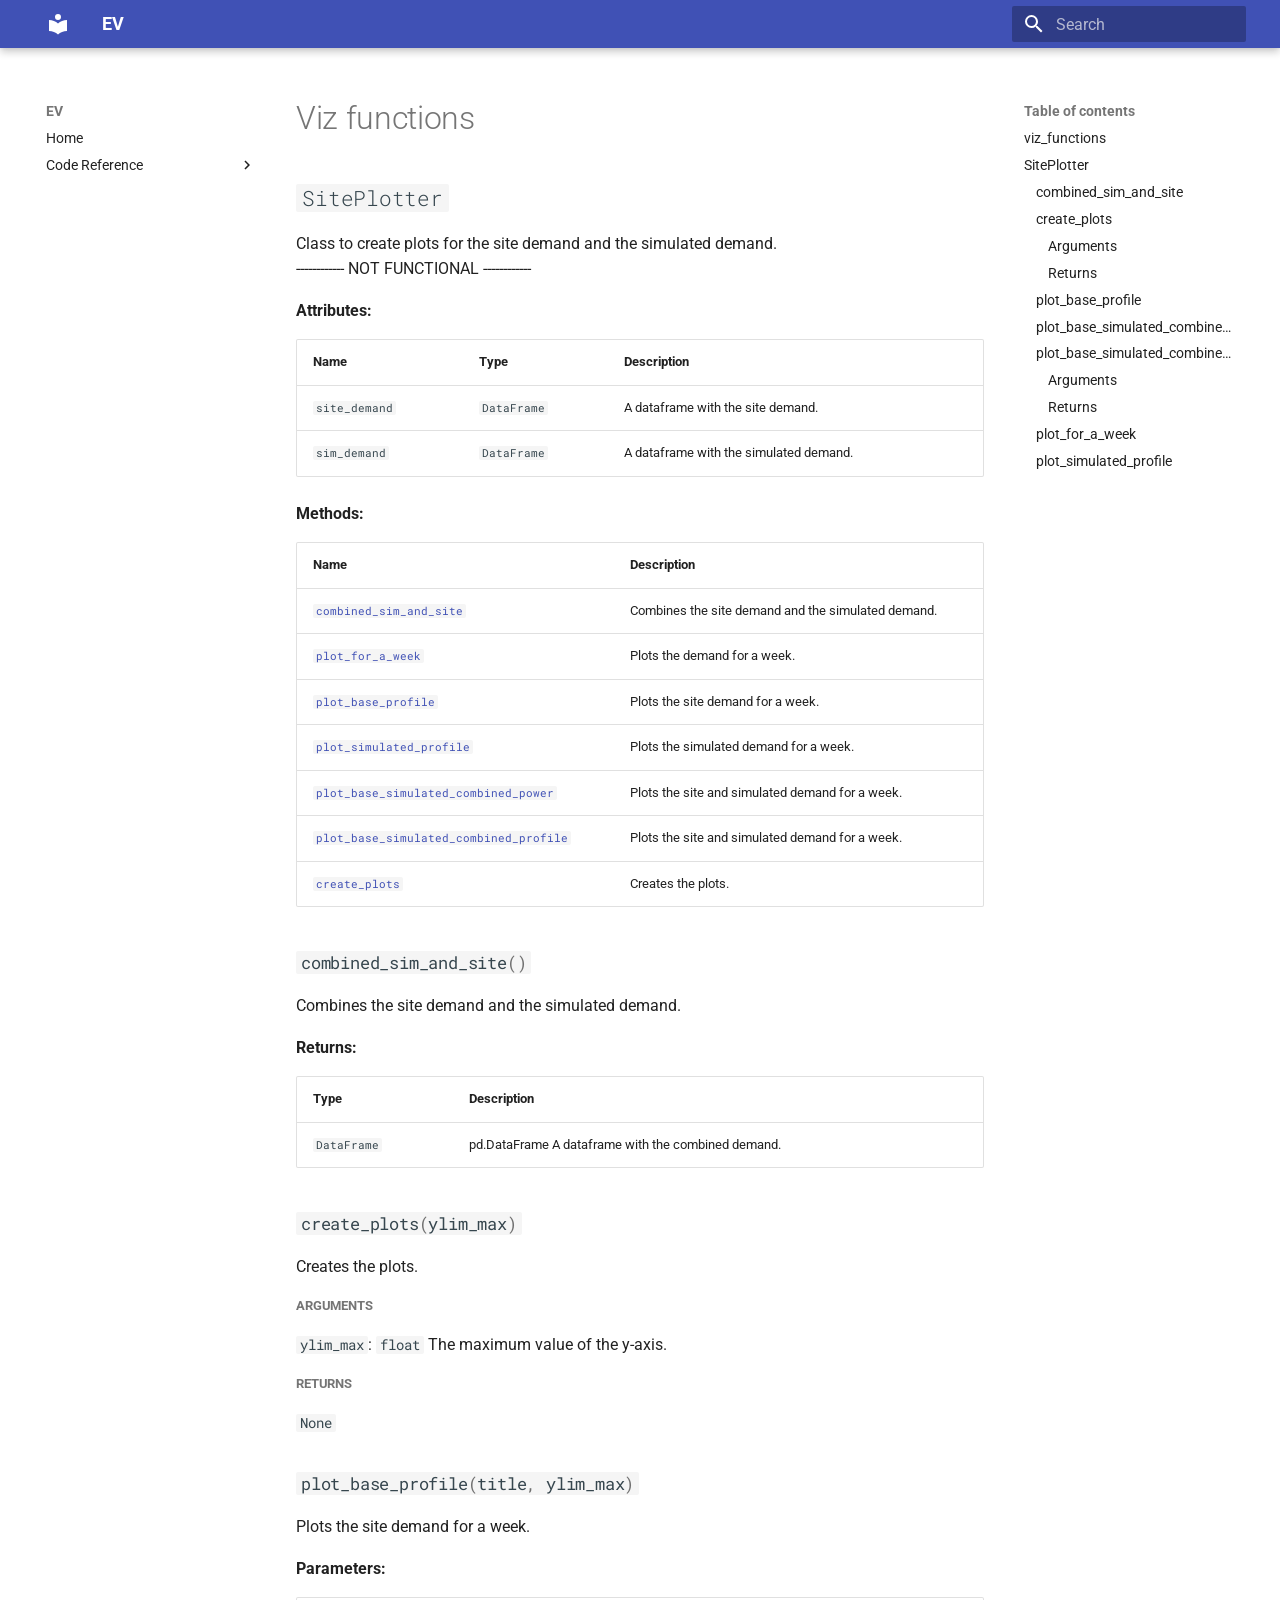
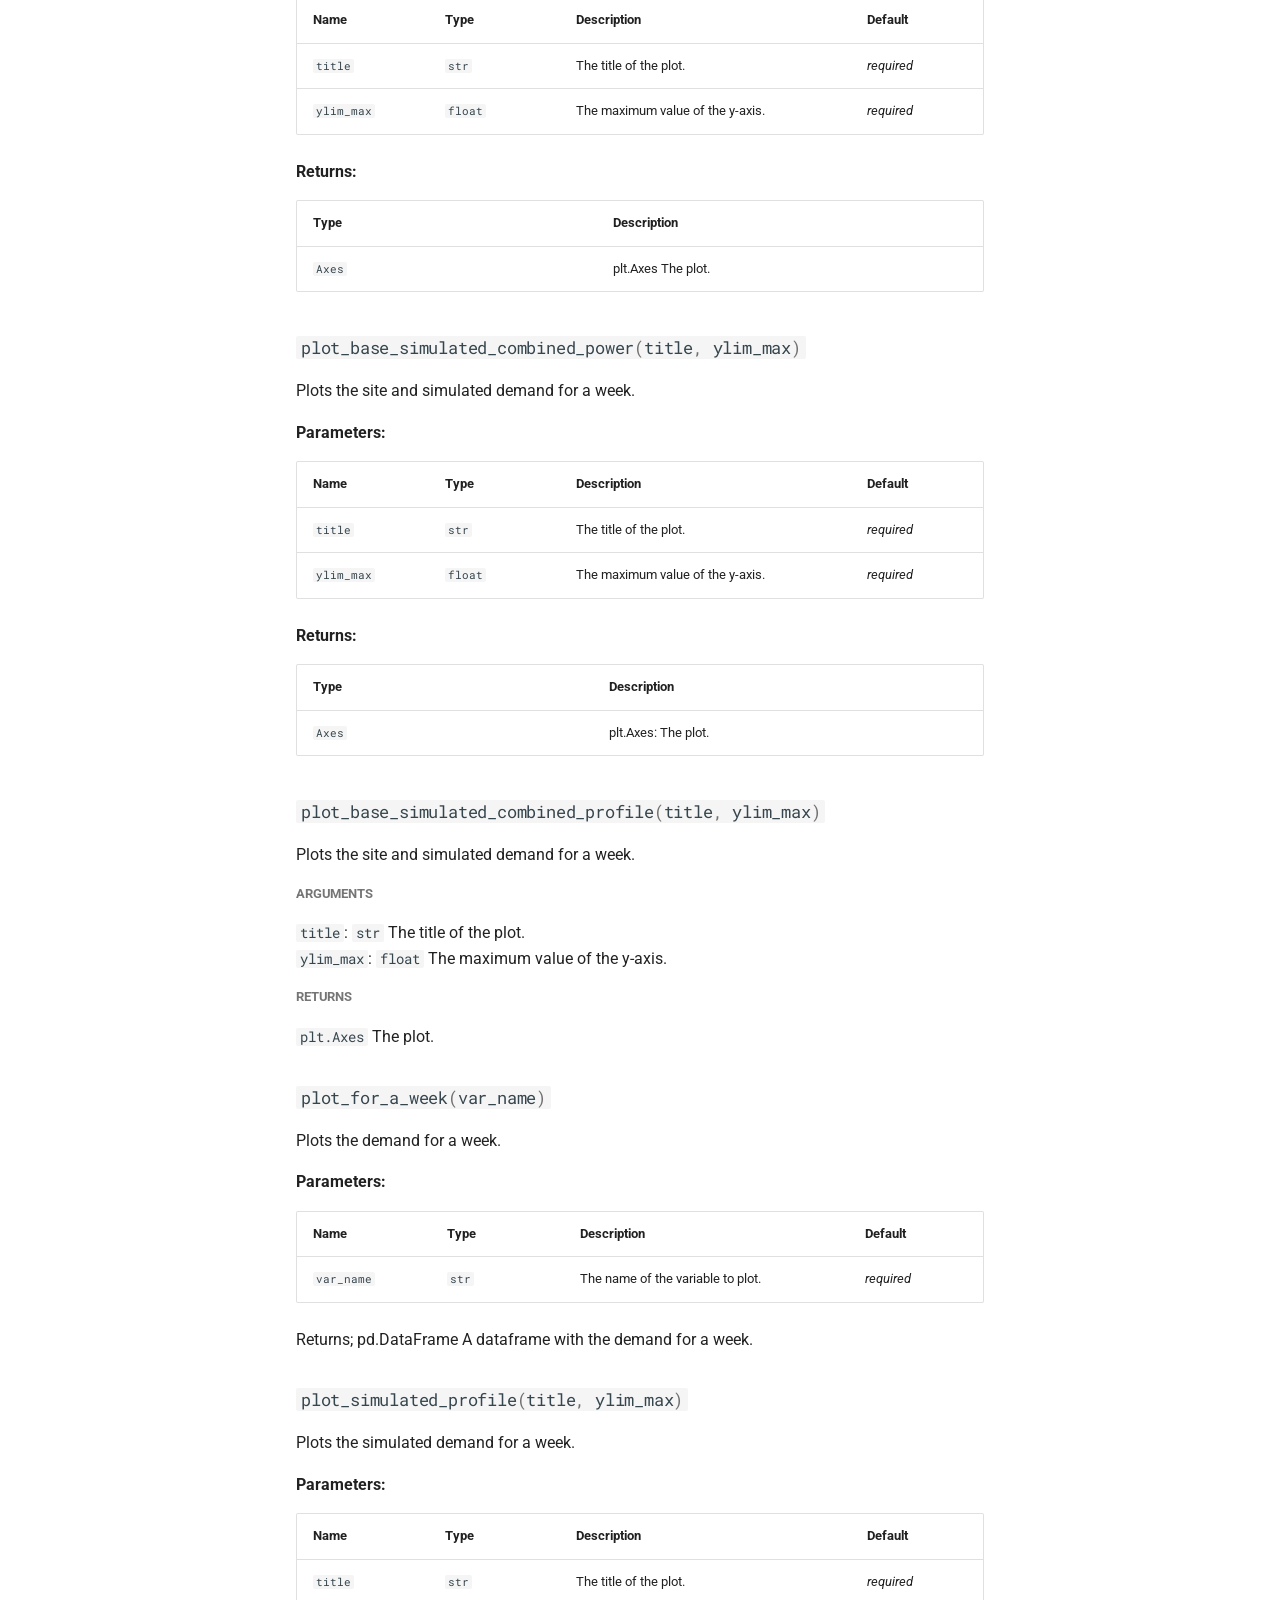
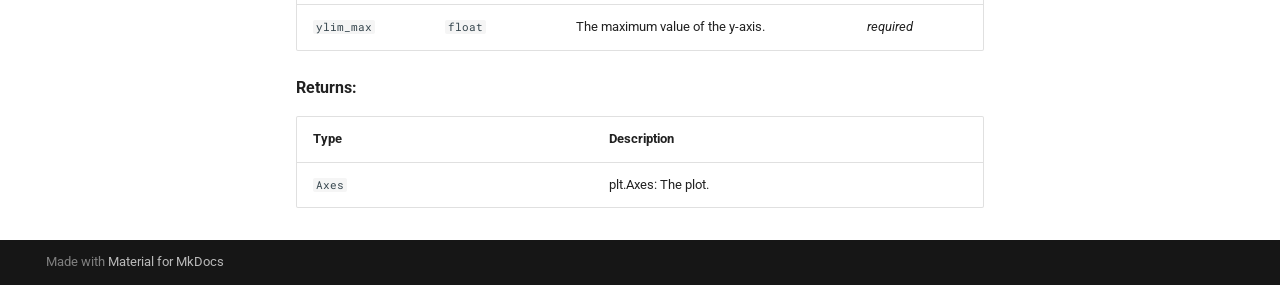
<file: site/reference/data/viz_functions/index.html>
<!doctype html>
<html lang="en" class="no-js">
  <head>
    
      <meta charset="utf-8">
      <meta name="viewport" content="width=device-width,initial-scale=1">
      
      
      
      
      
      
      <link rel="icon" href="../../../assets/images/favicon.png">
      <meta name="generator" content="mkdocs-1.5.3, mkdocs-material-9.5.14">
    
    
      
        <title>Viz functions - EV</title>
      
    
    
      <link rel="stylesheet" href="../../../assets/stylesheets/main.10ba22f1.min.css">
      
        
        <link rel="stylesheet" href="../../../assets/stylesheets/palette.06af60db.min.css">
      
      


    
    
      
    
    
      
        
        
        <link rel="preconnect" href="https://fonts.gstatic.com" crossorigin>
        <link rel="stylesheet" href="https://fonts.googleapis.com/css?family=Roboto:300,300i,400,400i,700,700i%7CRoboto+Mono:400,400i,700,700i&display=fallback">
        <style>:root{--md-text-font:"Roboto";--md-code-font:"Roboto Mono"}</style>
      
    
    
      <link rel="stylesheet" href="../../../assets/_mkdocstrings.css">
    
      <link rel="stylesheet" href="../../../styles.css">
    
    <script>__md_scope=new URL("../../..",location),__md_hash=e=>[...e].reduce((e,_)=>(e<<5)-e+_.charCodeAt(0),0),__md_get=(e,_=localStorage,t=__md_scope)=>JSON.parse(_.getItem(t.pathname+"."+e)),__md_set=(e,_,t=localStorage,a=__md_scope)=>{try{t.setItem(a.pathname+"."+e,JSON.stringify(_))}catch(e){}}</script>
    
      

    
    
    
  </head>
  
  
    
    
    
    
    
    <body dir="ltr" data-md-color-scheme="default" data-md-color-primary="cy" data-md-color-accent="purple">
  
    
    <input class="md-toggle" data-md-toggle="drawer" type="checkbox" id="__drawer" autocomplete="off">
    <input class="md-toggle" data-md-toggle="search" type="checkbox" id="__search" autocomplete="off">
    <label class="md-overlay" for="__drawer"></label>
    <div data-md-component="skip">
      
        
        <a href="#ev_model.data.viz_functions" class="md-skip">
          Skip to content
        </a>
      
    </div>
    <div data-md-component="announce">
      
    </div>
    
    
      

  

<header class="md-header md-header--shadow" data-md-component="header">
  <nav class="md-header__inner md-grid" aria-label="Header">
    <a href="../../.." title="EV" class="md-header__button md-logo" aria-label="EV" data-md-component="logo">
      
  
  <svg xmlns="http://www.w3.org/2000/svg" viewBox="0 0 24 24"><path d="M12 8a3 3 0 0 0 3-3 3 3 0 0 0-3-3 3 3 0 0 0-3 3 3 3 0 0 0 3 3m0 3.54C9.64 9.35 6.5 8 3 8v11c3.5 0 6.64 1.35 9 3.54 2.36-2.19 5.5-3.54 9-3.54V8c-3.5 0-6.64 1.35-9 3.54Z"/></svg>

    </a>
    <label class="md-header__button md-icon" for="__drawer">
      
      <svg xmlns="http://www.w3.org/2000/svg" viewBox="0 0 24 24"><path d="M3 6h18v2H3V6m0 5h18v2H3v-2m0 5h18v2H3v-2Z"/></svg>
    </label>
    <div class="md-header__title" data-md-component="header-title">
      <div class="md-header__ellipsis">
        <div class="md-header__topic">
          <span class="md-ellipsis">
            EV
          </span>
        </div>
        <div class="md-header__topic" data-md-component="header-topic">
          <span class="md-ellipsis">
            
              Viz functions
            
          </span>
        </div>
      </div>
    </div>
    
      
    
    
    
    
      <label class="md-header__button md-icon" for="__search">
        
        <svg xmlns="http://www.w3.org/2000/svg" viewBox="0 0 24 24"><path d="M9.5 3A6.5 6.5 0 0 1 16 9.5c0 1.61-.59 3.09-1.56 4.23l.27.27h.79l5 5-1.5 1.5-5-5v-.79l-.27-.27A6.516 6.516 0 0 1 9.5 16 6.5 6.5 0 0 1 3 9.5 6.5 6.5 0 0 1 9.5 3m0 2C7 5 5 7 5 9.5S7 14 9.5 14 14 12 14 9.5 12 5 9.5 5Z"/></svg>
      </label>
      <div class="md-search" data-md-component="search" role="dialog">
  <label class="md-search__overlay" for="__search"></label>
  <div class="md-search__inner" role="search">
    <form class="md-search__form" name="search">
      <input type="text" class="md-search__input" name="query" aria-label="Search" placeholder="Search" autocapitalize="off" autocorrect="off" autocomplete="off" spellcheck="false" data-md-component="search-query" required>
      <label class="md-search__icon md-icon" for="__search">
        
        <svg xmlns="http://www.w3.org/2000/svg" viewBox="0 0 24 24"><path d="M9.5 3A6.5 6.5 0 0 1 16 9.5c0 1.61-.59 3.09-1.56 4.23l.27.27h.79l5 5-1.5 1.5-5-5v-.79l-.27-.27A6.516 6.516 0 0 1 9.5 16 6.5 6.5 0 0 1 3 9.5 6.5 6.5 0 0 1 9.5 3m0 2C7 5 5 7 5 9.5S7 14 9.5 14 14 12 14 9.5 12 5 9.5 5Z"/></svg>
        
        <svg xmlns="http://www.w3.org/2000/svg" viewBox="0 0 24 24"><path d="M20 11v2H8l5.5 5.5-1.42 1.42L4.16 12l7.92-7.92L13.5 5.5 8 11h12Z"/></svg>
      </label>
      <nav class="md-search__options" aria-label="Search">
        
        <button type="reset" class="md-search__icon md-icon" title="Clear" aria-label="Clear" tabindex="-1">
          
          <svg xmlns="http://www.w3.org/2000/svg" viewBox="0 0 24 24"><path d="M19 6.41 17.59 5 12 10.59 6.41 5 5 6.41 10.59 12 5 17.59 6.41 19 12 13.41 17.59 19 19 17.59 13.41 12 19 6.41Z"/></svg>
        </button>
      </nav>
      
    </form>
    <div class="md-search__output">
      <div class="md-search__scrollwrap" data-md-scrollfix>
        <div class="md-search-result" data-md-component="search-result">
          <div class="md-search-result__meta">
            Initializing search
          </div>
          <ol class="md-search-result__list" role="presentation"></ol>
        </div>
      </div>
    </div>
  </div>
</div>
    
    
  </nav>
  
</header>
    
    <div class="md-container" data-md-component="container">
      
      
        
          
        
      
      <main class="md-main" data-md-component="main">
        <div class="md-main__inner md-grid">
          
            
              
              <div class="md-sidebar md-sidebar--primary" data-md-component="sidebar" data-md-type="navigation" >
                <div class="md-sidebar__scrollwrap">
                  <div class="md-sidebar__inner">
                    



<nav class="md-nav md-nav--primary" aria-label="Navigation" data-md-level="0">
  <label class="md-nav__title" for="__drawer">
    <a href="../../.." title="EV" class="md-nav__button md-logo" aria-label="EV" data-md-component="logo">
      
  
  <svg xmlns="http://www.w3.org/2000/svg" viewBox="0 0 24 24"><path d="M12 8a3 3 0 0 0 3-3 3 3 0 0 0-3-3 3 3 0 0 0-3 3 3 3 0 0 0 3 3m0 3.54C9.64 9.35 6.5 8 3 8v11c3.5 0 6.64 1.35 9 3.54 2.36-2.19 5.5-3.54 9-3.54V8c-3.5 0-6.64 1.35-9 3.54Z"/></svg>

    </a>
    EV
  </label>
  
  <ul class="md-nav__list" data-md-scrollfix>
    
      
      
  
  
  
  
    <li class="md-nav__item">
      <a href="../../.." class="md-nav__link">
        
  
  <span class="md-ellipsis">
    Home
  </span>
  

      </a>
    </li>
  

    
      
      
  
  
  
  
    
    
    
    
    <li class="md-nav__item md-nav__item--nested">
      
        
        
        <input class="md-nav__toggle md-toggle " type="checkbox" id="__nav_2" >
        
          
          <label class="md-nav__link" for="__nav_2" id="__nav_2_label" tabindex="0">
            
  
  <span class="md-ellipsis">
    Code Reference
  </span>
  

            <span class="md-nav__icon md-icon"></span>
          </label>
        
        <nav class="md-nav" data-md-level="1" aria-labelledby="__nav_2_label" aria-expanded="false">
          <label class="md-nav__title" for="__nav_2">
            <span class="md-nav__icon md-icon"></span>
            Code Reference
          </label>
          <ul class="md-nav__list" data-md-scrollfix>
            
              
                
  
  
  
  
    
    
    
    
    <li class="md-nav__item md-nav__item--nested">
      
        
        
        <input class="md-nav__toggle md-toggle " type="checkbox" id="__nav_2_1" >
        
          
          <label class="md-nav__link" for="__nav_2_1" id="__nav_2_1_label" tabindex="0">
            
  
  <span class="md-ellipsis">
    Data Processing
  </span>
  

            <span class="md-nav__icon md-icon"></span>
          </label>
        
        <nav class="md-nav" data-md-level="2" aria-labelledby="__nav_2_1_label" aria-expanded="false">
          <label class="md-nav__title" for="__nav_2_1">
            <span class="md-nav__icon md-icon"></span>
            Data Processing
          </label>
          <ul class="md-nav__list" data-md-scrollfix>
            
              
                
  
  
  
  
    <li class="md-nav__item">
      <a href="../data_processing/" class="md-nav__link">
        
  
  <span class="md-ellipsis">
    Data processing
  </span>
  

      </a>
    </li>
  

              
            
              
                
  
  
  
  
    <li class="md-nav__item">
      <a href="../example_data_import/" class="md-nav__link">
        
  
  <span class="md-ellipsis">
    Example data import
  </span>
  

      </a>
    </li>
  

              
            
          </ul>
        </nav>
      
    </li>
  

              
            
              
                
  
  
  
  
    
    
    
    
    <li class="md-nav__item md-nav__item--nested">
      
        
        
        <input class="md-nav__toggle md-toggle " type="checkbox" id="__nav_2_2" >
        
          
          <label class="md-nav__link" for="__nav_2_2" id="__nav_2_2_label" tabindex="0">
            
  
  <span class="md-ellipsis">
    Models
  </span>
  

            <span class="md-nav__icon md-icon"></span>
          </label>
        
        <nav class="md-nav" data-md-level="2" aria-labelledby="__nav_2_2_label" aria-expanded="false">
          <label class="md-nav__title" for="__nav_2_2">
            <span class="md-nav__icon md-icon"></span>
            Models
          </label>
          <ul class="md-nav__list" data-md-scrollfix>
            
              
                
  
  
  
  
    <li class="md-nav__item">
      <a href="../../models/bricks/" class="md-nav__link">
        
  
  <span class="md-ellipsis">
    Bricks
  </span>
  

      </a>
    </li>
  

              
            
              
                
  
  
  
  
    <li class="md-nav__item">
      <a href="../../models/charger/" class="md-nav__link">
        
  
  <span class="md-ellipsis">
    Charger
  </span>
  

      </a>
    </li>
  

              
            
              
                
  
  
  
  
    <li class="md-nav__item">
      <a href="../../models/controller/" class="md-nav__link">
        
  
  <span class="md-ellipsis">
    Controller
  </span>
  

      </a>
    </li>
  

              
            
              
                
  
  
  
  
    <li class="md-nav__item">
      <a href="../../models/ev_system/" class="md-nav__link">
        
  
  <span class="md-ellipsis">
    Ev system
  </span>
  

      </a>
    </li>
  

              
            
              
                
  
  
  
  
    <li class="md-nav__item">
      <a href="../../models/sim_functions/" class="md-nav__link">
        
  
  <span class="md-ellipsis">
    Sim functions
  </span>
  

      </a>
    </li>
  

              
            
              
                
  
  
  
  
    <li class="md-nav__item">
      <a href="../../models/vehicles/" class="md-nav__link">
        
  
  <span class="md-ellipsis">
    Vehicles
  </span>
  

      </a>
    </li>
  

              
            
          </ul>
        </nav>
      
    </li>
  

              
            
          </ul>
        </nav>
      
    </li>
  

    
  </ul>
</nav>
                  </div>
                </div>
              </div>
            
            
              
              <div class="md-sidebar md-sidebar--secondary" data-md-component="sidebar" data-md-type="toc" >
                <div class="md-sidebar__scrollwrap">
                  <div class="md-sidebar__inner">
                    

<nav class="md-nav md-nav--secondary" aria-label="Table of contents">
  
  
  
  
    <label class="md-nav__title" for="__toc">
      <span class="md-nav__icon md-icon"></span>
      Table of contents
    </label>
    <ul class="md-nav__list" data-md-component="toc" data-md-scrollfix>
      
        <li class="md-nav__item">
  <a href="#ev_model.data.viz_functions" class="md-nav__link">
    <span class="md-ellipsis">
      viz_functions
    </span>
  </a>
  
</li>
      
        <li class="md-nav__item">
  <a href="#ev_model.data.viz_functions.SitePlotter" class="md-nav__link">
    <span class="md-ellipsis">
      SitePlotter
    </span>
  </a>
  
    <nav class="md-nav" aria-label="SitePlotter">
      <ul class="md-nav__list">
        
          <li class="md-nav__item">
  <a href="#ev_model.data.viz_functions.SitePlotter.combined_sim_and_site" class="md-nav__link">
    <span class="md-ellipsis">
      combined_sim_and_site
    </span>
  </a>
  
</li>
        
          <li class="md-nav__item">
  <a href="#ev_model.data.viz_functions.SitePlotter.create_plots" class="md-nav__link">
    <span class="md-ellipsis">
      create_plots
    </span>
  </a>
  
    <nav class="md-nav" aria-label="create_plots">
      <ul class="md-nav__list">
        
          <li class="md-nav__item">
  <a href="#ev_model.data.viz_functions.SitePlotter.create_plots--arguments" class="md-nav__link">
    <span class="md-ellipsis">
      Arguments
    </span>
  </a>
  
</li>
        
          <li class="md-nav__item">
  <a href="#ev_model.data.viz_functions.SitePlotter.create_plots--returns" class="md-nav__link">
    <span class="md-ellipsis">
      Returns
    </span>
  </a>
  
</li>
        
      </ul>
    </nav>
  
</li>
        
          <li class="md-nav__item">
  <a href="#ev_model.data.viz_functions.SitePlotter.plot_base_profile" class="md-nav__link">
    <span class="md-ellipsis">
      plot_base_profile
    </span>
  </a>
  
</li>
        
          <li class="md-nav__item">
  <a href="#ev_model.data.viz_functions.SitePlotter.plot_base_simulated_combined_power" class="md-nav__link">
    <span class="md-ellipsis">
      plot_base_simulated_combined_power
    </span>
  </a>
  
</li>
        
          <li class="md-nav__item">
  <a href="#ev_model.data.viz_functions.SitePlotter.plot_base_simulated_combined_profile" class="md-nav__link">
    <span class="md-ellipsis">
      plot_base_simulated_combined_profile
    </span>
  </a>
  
    <nav class="md-nav" aria-label="plot_base_simulated_combined_profile">
      <ul class="md-nav__list">
        
          <li class="md-nav__item">
  <a href="#ev_model.data.viz_functions.SitePlotter.plot_base_simulated_combined_profile--arguments" class="md-nav__link">
    <span class="md-ellipsis">
      Arguments
    </span>
  </a>
  
</li>
        
          <li class="md-nav__item">
  <a href="#ev_model.data.viz_functions.SitePlotter.plot_base_simulated_combined_profile--returns" class="md-nav__link">
    <span class="md-ellipsis">
      Returns
    </span>
  </a>
  
</li>
        
      </ul>
    </nav>
  
</li>
        
          <li class="md-nav__item">
  <a href="#ev_model.data.viz_functions.SitePlotter.plot_for_a_week" class="md-nav__link">
    <span class="md-ellipsis">
      plot_for_a_week
    </span>
  </a>
  
</li>
        
          <li class="md-nav__item">
  <a href="#ev_model.data.viz_functions.SitePlotter.plot_simulated_profile" class="md-nav__link">
    <span class="md-ellipsis">
      plot_simulated_profile
    </span>
  </a>
  
</li>
        
      </ul>
    </nav>
  
</li>
      
    </ul>
  
</nav>
                  </div>
                </div>
              </div>
            
          
          
            <div class="md-content" data-md-component="content">
              <article class="md-content__inner md-typeset">
                
                  


  <h1>Viz functions</h1>

<div class="doc doc-object doc-module">



<a id="ev_model.data.viz_functions"></a>
  <div class="doc doc-contents first">

  

  <div class="doc doc-children">








<div class="doc doc-object doc-class">



<h2 id="ev_model.data.viz_functions.SitePlotter" class="doc doc-heading">
          <code>SitePlotter</code>


</h2>


  <div class="doc doc-contents ">

  
      <p>Class to create plots for the site demand and the simulated demand.<br />
    ------------  NOT FUNCTIONAL  ------------</p>



  <p><strong>Attributes:</strong></p>
  <table>
    <thead>
      <tr>
        <th>Name</th>
        <th>Type</th>
        <th>Description</th>
      </tr>
    </thead>
    <tbody>
        <tr>
          <td><code><span title="ev_model.data.viz_functions.SitePlotter.site_demand">site_demand</span></code></td>
          <td>
                <code><span title="pandas.DataFrame">DataFrame</span></code>
          </td>
          <td>
            <div class="doc-md-description">
              <p>A dataframe with the site demand.</p>
            </div>
          </td>
        </tr>
        <tr>
          <td><code><span title="ev_model.data.viz_functions.SitePlotter.sim_demand">sim_demand</span></code></td>
          <td>
                <code><span title="pandas.DataFrame">DataFrame</span></code>
          </td>
          <td>
            <div class="doc-md-description">
              <p>A dataframe with the simulated demand.</p>
            </div>
          </td>
        </tr>
    </tbody>
  </table>



  <p><strong>Methods:</strong></p>
  <table>
    <thead>
      <tr>
        <th>Name</th>
        <th>Description</th>
      </tr>
    </thead>
    <tbody>
          <tr>
            <td><code><a class="autorefs autorefs-internal" title="ev_model.data.viz_functions.SitePlotter.combined_sim_and_site" href="#ev_model.data.viz_functions.SitePlotter.combined_sim_and_site">combined_sim_and_site</a></code></td>
            <td>
              <div class="doc-md-description">
                <p>Combines the site demand and the simulated demand.</p>
              </div>
            </td>
          </tr>
          <tr>
            <td><code><a class="autorefs autorefs-internal" title="ev_model.data.viz_functions.SitePlotter.plot_for_a_week" href="#ev_model.data.viz_functions.SitePlotter.plot_for_a_week">plot_for_a_week</a></code></td>
            <td>
              <div class="doc-md-description">
                <p>Plots the demand for a week.</p>
              </div>
            </td>
          </tr>
          <tr>
            <td><code><a class="autorefs autorefs-internal" title="ev_model.data.viz_functions.SitePlotter.plot_base_profile" href="#ev_model.data.viz_functions.SitePlotter.plot_base_profile">plot_base_profile</a></code></td>
            <td>
              <div class="doc-md-description">
                <p>Plots the site demand for a week.</p>
              </div>
            </td>
          </tr>
          <tr>
            <td><code><a class="autorefs autorefs-internal" title="ev_model.data.viz_functions.SitePlotter.plot_simulated_profile" href="#ev_model.data.viz_functions.SitePlotter.plot_simulated_profile">plot_simulated_profile</a></code></td>
            <td>
              <div class="doc-md-description">
                <p>Plots the simulated demand for a week.</p>
              </div>
            </td>
          </tr>
          <tr>
            <td><code><a class="autorefs autorefs-internal" title="ev_model.data.viz_functions.SitePlotter.plot_base_simulated_combined_power" href="#ev_model.data.viz_functions.SitePlotter.plot_base_simulated_combined_power">plot_base_simulated_combined_power</a></code></td>
            <td>
              <div class="doc-md-description">
                <p>Plots the site and simulated demand for a week.</p>
              </div>
            </td>
          </tr>
          <tr>
            <td><code><a class="autorefs autorefs-internal" title="ev_model.data.viz_functions.SitePlotter.plot_base_simulated_combined_profile" href="#ev_model.data.viz_functions.SitePlotter.plot_base_simulated_combined_profile">plot_base_simulated_combined_profile</a></code></td>
            <td>
              <div class="doc-md-description">
                <p>Plots the site and simulated demand for a week.</p>
              </div>
            </td>
          </tr>
          <tr>
            <td><code><a class="autorefs autorefs-internal" title="ev_model.data.viz_functions.SitePlotter.create_plots" href="#ev_model.data.viz_functions.SitePlotter.create_plots">create_plots</a></code></td>
            <td>
              <div class="doc-md-description">
                <p>Creates the plots.</p>
              </div>
            </td>
          </tr>
    </tbody>
  </table>


  

  <div class="doc doc-children">










<div class="doc doc-object doc-function">



<h3 id="ev_model.data.viz_functions.SitePlotter.combined_sim_and_site" class="doc doc-heading">
          <code class="highlight language-python"><span class="n">combined_sim_and_site</span><span class="p">()</span></code>

</h3>


  <div class="doc doc-contents ">
  
      <p>Combines the site demand and the simulated demand.</p>



  <p><strong>Returns:</strong></p>
  <table>
    <thead>
      <tr>
        <th>Type</th>
        <th>Description</th>
      </tr>
    </thead>
    <tbody>
        <tr>
          <td>
                <code><span title="pandas.DataFrame">DataFrame</span></code>
          </td>
          <td>
            <div class="doc-md-description">
              <p>pd.DataFrame
A dataframe with the combined demand.</p>
            </div>
          </td>
        </tr>
    </tbody>
  </table>

  </div>

</div>


<div class="doc doc-object doc-function">



<h3 id="ev_model.data.viz_functions.SitePlotter.create_plots" class="doc doc-heading">
          <code class="highlight language-python"><span class="n">create_plots</span><span class="p">(</span><span class="n">ylim_max</span><span class="p">)</span></code>

</h3>


  <div class="doc doc-contents ">
  
      <p>Creates the plots.</p>
<h5 id="ev_model.data.viz_functions.SitePlotter.create_plots--arguments">Arguments</h5>
<p><code>ylim_max</code>: <code>float</code>
    The maximum value of the y-axis.</p>
<h5 id="ev_model.data.viz_functions.SitePlotter.create_plots--returns">Returns</h5>
<p><code>None</code></p>

  </div>

</div>


<div class="doc doc-object doc-function">



<h3 id="ev_model.data.viz_functions.SitePlotter.plot_base_profile" class="doc doc-heading">
          <code class="highlight language-python"><span class="n">plot_base_profile</span><span class="p">(</span><span class="n">title</span><span class="p">,</span> <span class="n">ylim_max</span><span class="p">)</span></code>

</h3>


  <div class="doc doc-contents ">
  
      <p>Plots the site demand for a week.</p>



  <p><strong>Parameters:</strong></p>
  <table>
    <thead>
      <tr>
        <th>Name</th>
        <th>Type</th>
        <th>Description</th>
        <th>Default</th>
      </tr>
    </thead>
    <tbody>
        <tr>
          <td><code>title</code></td>
          <td>
                <code>str</code>
          </td>
          <td>
            <div class="doc-md-description">
              <p>The title of the plot.  </p>
            </div>
          </td>
          <td>
              <em>required</em>
          </td>
        </tr>
        <tr>
          <td><code>ylim_max</code></td>
          <td>
                <code>float</code>
          </td>
          <td>
            <div class="doc-md-description">
              <p>The maximum value of the y-axis.  </p>
            </div>
          </td>
          <td>
              <em>required</em>
          </td>
        </tr>
    </tbody>
  </table>



  <p><strong>Returns:</strong></p>
  <table>
    <thead>
      <tr>
        <th>Type</th>
        <th>Description</th>
      </tr>
    </thead>
    <tbody>
        <tr>
          <td>
                <code><span title="matplotlib.Axes">Axes</span></code>
          </td>
          <td>
            <div class="doc-md-description">
              <p>plt.Axes
The plot.</p>
            </div>
          </td>
        </tr>
    </tbody>
  </table>

  </div>

</div>


<div class="doc doc-object doc-function">



<h3 id="ev_model.data.viz_functions.SitePlotter.plot_base_simulated_combined_power" class="doc doc-heading">
          <code class="highlight language-python"><span class="n">plot_base_simulated_combined_power</span><span class="p">(</span><span class="n">title</span><span class="p">,</span> <span class="n">ylim_max</span><span class="p">)</span></code>

</h3>


  <div class="doc doc-contents ">
  
      <p>Plots the site and simulated demand for a week.</p>



  <p><strong>Parameters:</strong></p>
  <table>
    <thead>
      <tr>
        <th>Name</th>
        <th>Type</th>
        <th>Description</th>
        <th>Default</th>
      </tr>
    </thead>
    <tbody>
        <tr>
          <td><code>title</code></td>
          <td>
                <code>str</code>
          </td>
          <td>
            <div class="doc-md-description">
              <p>The title of the plot.  </p>
            </div>
          </td>
          <td>
              <em>required</em>
          </td>
        </tr>
        <tr>
          <td><code>ylim_max</code></td>
          <td>
                <code>float</code>
          </td>
          <td>
            <div class="doc-md-description">
              <p>The maximum value of the y-axis.  </p>
            </div>
          </td>
          <td>
              <em>required</em>
          </td>
        </tr>
    </tbody>
  </table>



  <p><strong>Returns:</strong></p>
  <table>
    <thead>
      <tr>
        <th>Type</th>
        <th>Description</th>
      </tr>
    </thead>
    <tbody>
        <tr>
          <td>
                <code><span title="matplotlib.Axes">Axes</span></code>
          </td>
          <td>
            <div class="doc-md-description">
              <p>plt.Axes:
The plot.</p>
            </div>
          </td>
        </tr>
    </tbody>
  </table>

  </div>

</div>


<div class="doc doc-object doc-function">



<h3 id="ev_model.data.viz_functions.SitePlotter.plot_base_simulated_combined_profile" class="doc doc-heading">
          <code class="highlight language-python"><span class="n">plot_base_simulated_combined_profile</span><span class="p">(</span><span class="n">title</span><span class="p">,</span> <span class="n">ylim_max</span><span class="p">)</span></code>

</h3>


  <div class="doc doc-contents ">
  
      <p>Plots the site and simulated demand for a week.</p>
<h5 id="ev_model.data.viz_functions.SitePlotter.plot_base_simulated_combined_profile--arguments">Arguments</h5>
<p><code>title</code>: <code>str</code>
    The title of the plot.<br />
<code>ylim_max</code>: <code>float</code>
    The maximum value of the y-axis.  </p>
<h5 id="ev_model.data.viz_functions.SitePlotter.plot_base_simulated_combined_profile--returns">Returns</h5>
<p><code>plt.Axes</code>
    The plot.</p>

  </div>

</div>


<div class="doc doc-object doc-function">



<h3 id="ev_model.data.viz_functions.SitePlotter.plot_for_a_week" class="doc doc-heading">
          <code class="highlight language-python"><span class="n">plot_for_a_week</span><span class="p">(</span><span class="n">var_name</span><span class="p">)</span></code>

</h3>


  <div class="doc doc-contents ">
  
      <p>Plots the demand for a week.</p>



  <p><strong>Parameters:</strong></p>
  <table>
    <thead>
      <tr>
        <th>Name</th>
        <th>Type</th>
        <th>Description</th>
        <th>Default</th>
      </tr>
    </thead>
    <tbody>
        <tr>
          <td><code>var_name</code></td>
          <td>
                <code>str</code>
          </td>
          <td>
            <div class="doc-md-description">
              <p>The name of the variable to plot.  </p>
            </div>
          </td>
          <td>
              <em>required</em>
          </td>
        </tr>
    </tbody>
  </table>
      <p>Returns;
  pd.DataFrame
    A dataframe with the demand for a week.</p>

  </div>

</div>


<div class="doc doc-object doc-function">



<h3 id="ev_model.data.viz_functions.SitePlotter.plot_simulated_profile" class="doc doc-heading">
          <code class="highlight language-python"><span class="n">plot_simulated_profile</span><span class="p">(</span><span class="n">title</span><span class="p">,</span> <span class="n">ylim_max</span><span class="p">)</span></code>

</h3>


  <div class="doc doc-contents ">
  
      <p>Plots the simulated demand for a week.</p>



  <p><strong>Parameters:</strong></p>
  <table>
    <thead>
      <tr>
        <th>Name</th>
        <th>Type</th>
        <th>Description</th>
        <th>Default</th>
      </tr>
    </thead>
    <tbody>
        <tr>
          <td><code>title</code></td>
          <td>
                <code>str</code>
          </td>
          <td>
            <div class="doc-md-description">
              <p>The title of the plot.  </p>
            </div>
          </td>
          <td>
              <em>required</em>
          </td>
        </tr>
        <tr>
          <td><code>ylim_max</code></td>
          <td>
                <code>float</code>
          </td>
          <td>
            <div class="doc-md-description">
              <p>The maximum value of the y-axis.  </p>
            </div>
          </td>
          <td>
              <em>required</em>
          </td>
        </tr>
    </tbody>
  </table>



  <p><strong>Returns:</strong></p>
  <table>
    <thead>
      <tr>
        <th>Type</th>
        <th>Description</th>
      </tr>
    </thead>
    <tbody>
        <tr>
          <td>
                <code><span title="matplotlib.Axes">Axes</span></code>
          </td>
          <td>
            <div class="doc-md-description">
              <p>plt.Axes:
The plot.</p>
            </div>
          </td>
        </tr>
    </tbody>
  </table>

  </div>

</div>



  </div>

  </div>


</div>




  </div>

  </div>

</div>












                
              </article>
            </div>
          
          
<script>var target=document.getElementById(location.hash.slice(1));target&&target.name&&(target.checked=target.name.startsWith("__tabbed_"))</script>
        </div>
        
      </main>
      
        <footer class="md-footer">
  
  <div class="md-footer-meta md-typeset">
    <div class="md-footer-meta__inner md-grid">
      <div class="md-copyright">
  
  
    Made with
    <a href="https://squidfunk.github.io/mkdocs-material/" target="_blank" rel="noopener">
      Material for MkDocs
    </a>
  
</div>
      
    </div>
  </div>
</footer>
      
    </div>
    <div class="md-dialog" data-md-component="dialog">
      <div class="md-dialog__inner md-typeset"></div>
    </div>
    
    
    <script id="__config" type="application/json">{"base": "../../..", "features": [], "search": "../../../assets/javascripts/workers/search.b8dbb3d2.min.js", "translations": {"clipboard.copied": "Copied to clipboard", "clipboard.copy": "Copy to clipboard", "search.result.more.one": "1 more on this page", "search.result.more.other": "# more on this page", "search.result.none": "No matching documents", "search.result.one": "1 matching document", "search.result.other": "# matching documents", "search.result.placeholder": "Type to start searching", "search.result.term.missing": "Missing", "select.version": "Select version"}}</script>
    
    
      <script src="../../../assets/javascripts/bundle.bd41221c.min.js"></script>
      
    
  </body>
</html>
</file>
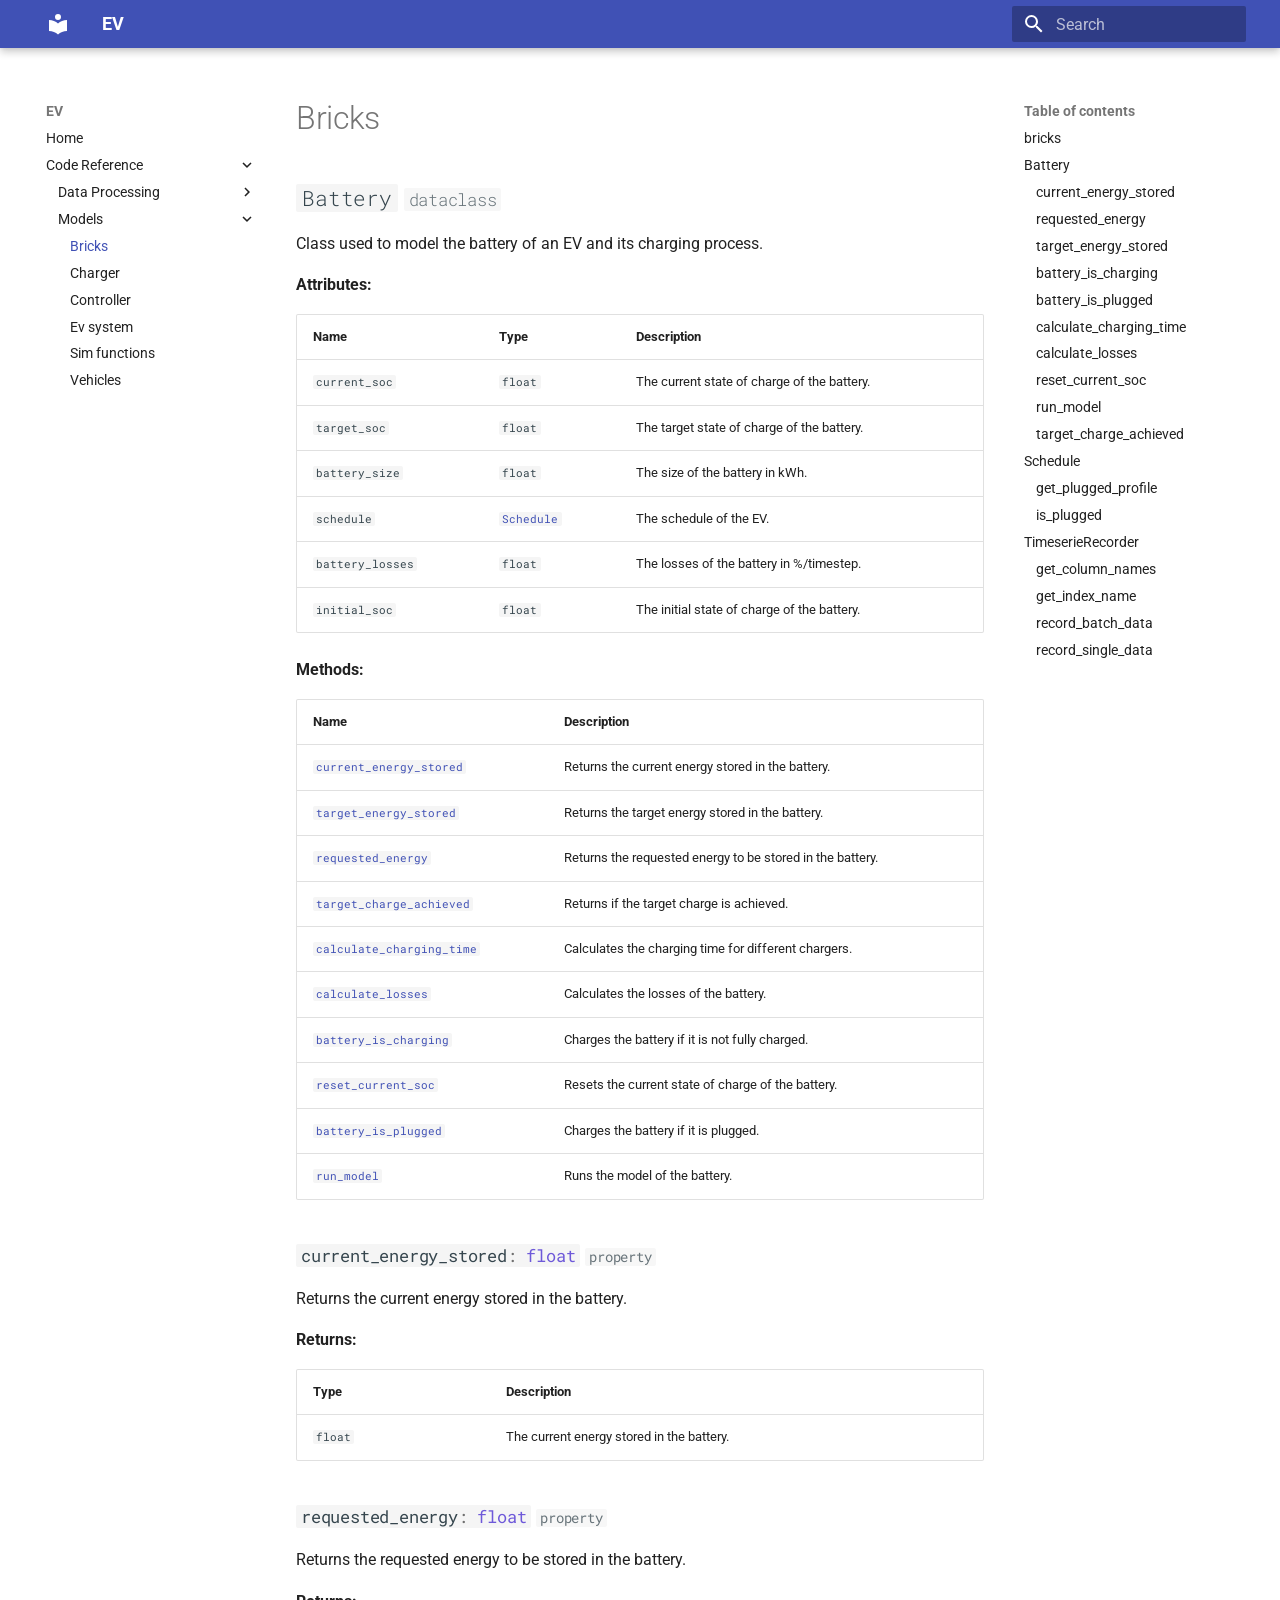
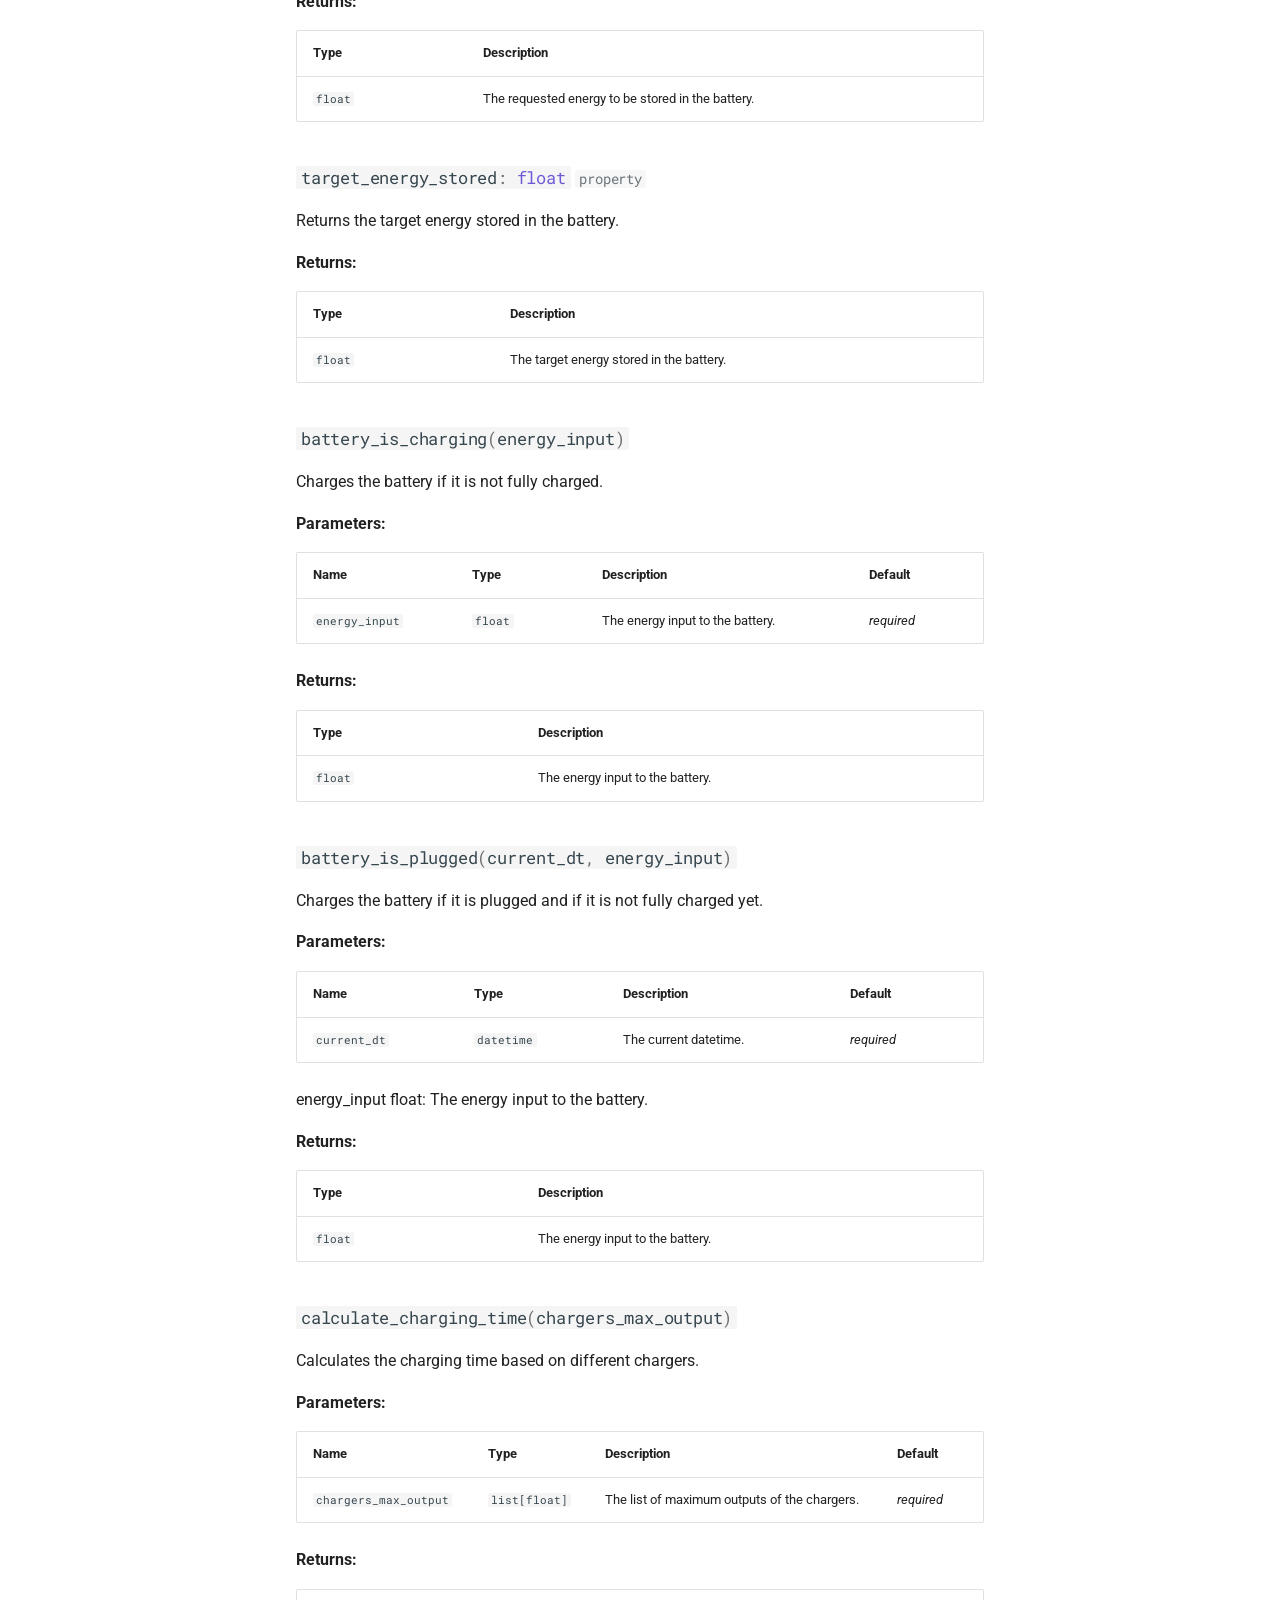
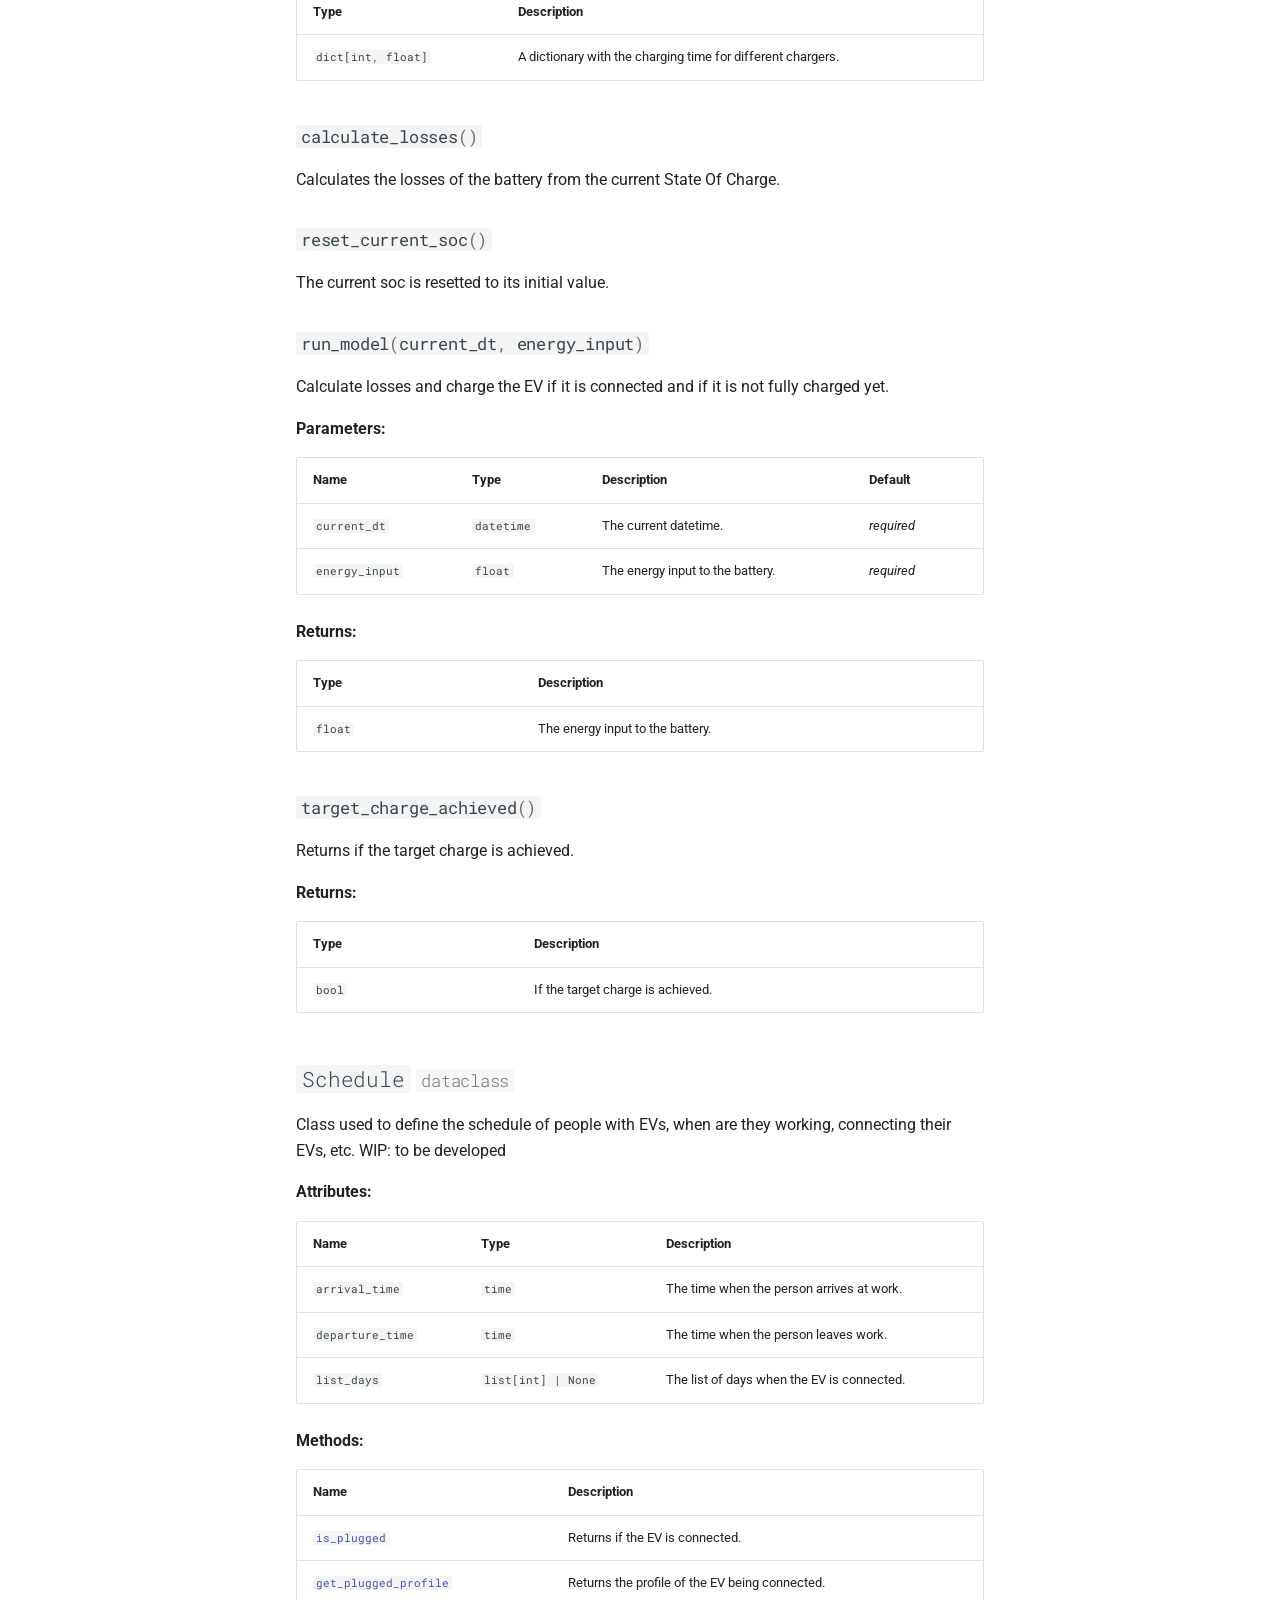
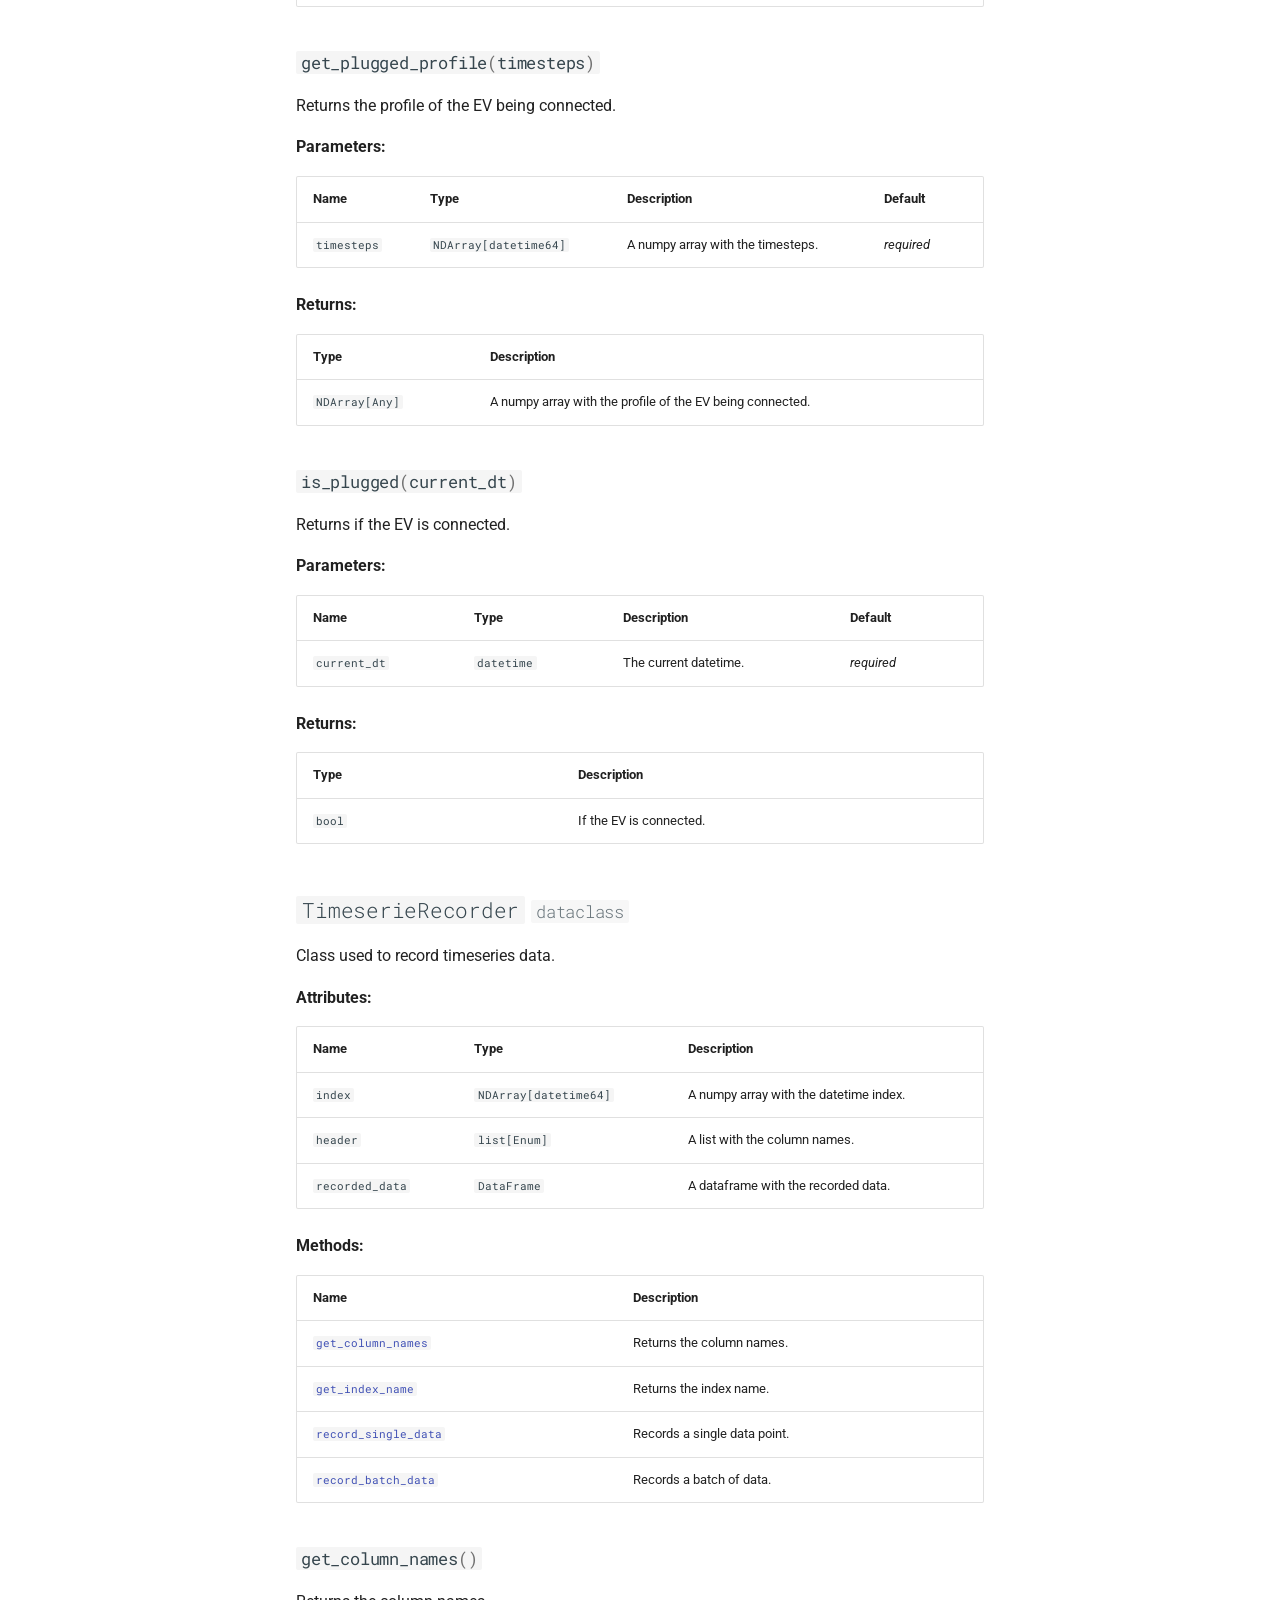
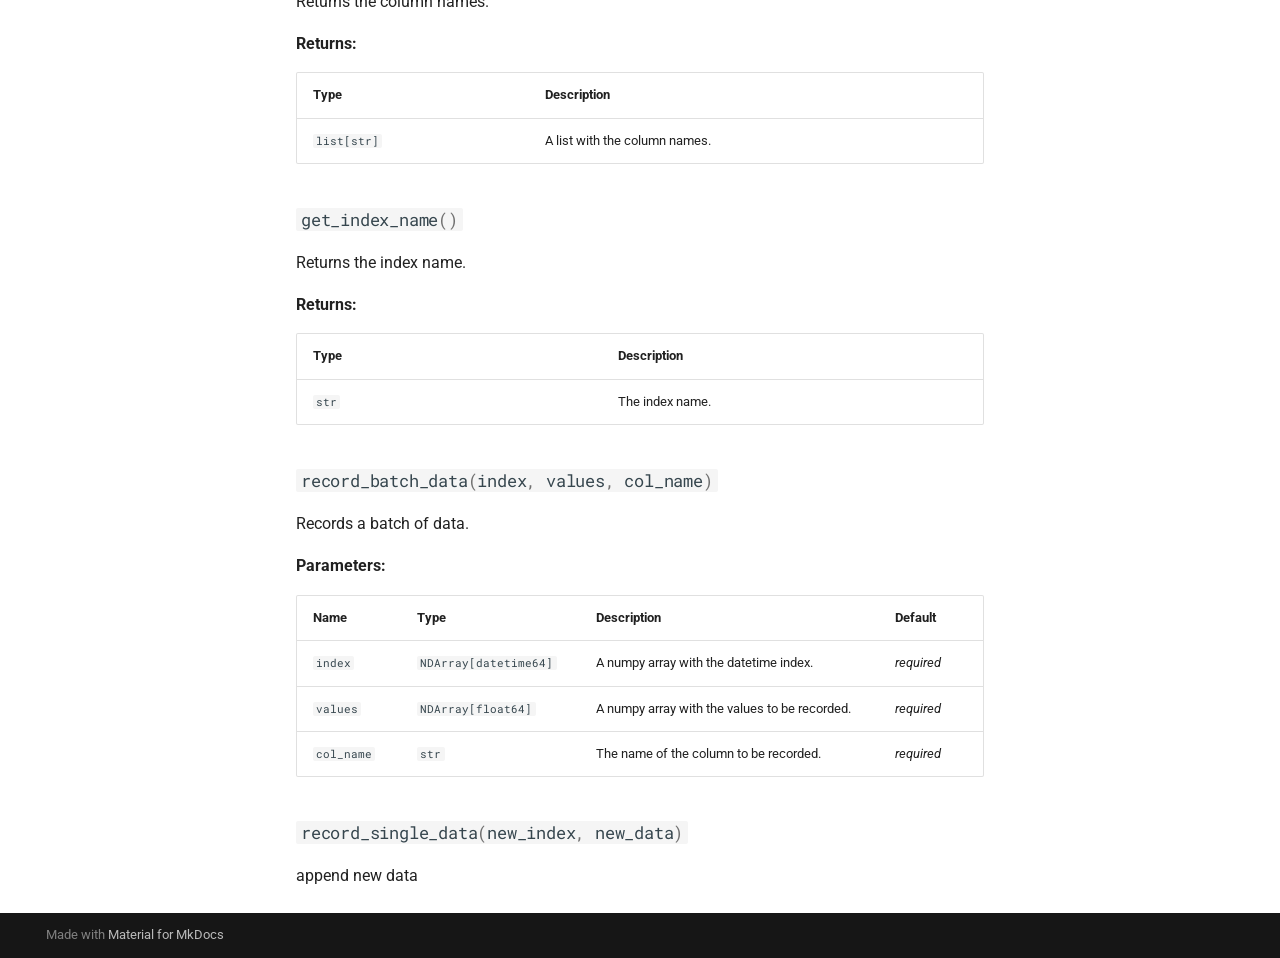
<file: site/reference/models/bricks/index.html>
<!doctype html>
<html lang="en" class="no-js">
  <head>
    
      <meta charset="utf-8">
      <meta name="viewport" content="width=device-width,initial-scale=1">
      
      
      
      
        <link rel="prev" href="../../data/example_data_import/">
      
      
        <link rel="next" href="../charger/">
      
      
      <link rel="icon" href="../../../assets/images/favicon.png">
      <meta name="generator" content="mkdocs-1.5.3, mkdocs-material-9.5.14">
    
    
      
        <title>Bricks - EV</title>
      
    
    
      <link rel="stylesheet" href="../../../assets/stylesheets/main.10ba22f1.min.css">
      
        
        <link rel="stylesheet" href="../../../assets/stylesheets/palette.06af60db.min.css">
      
      


    
    
      
    
    
      
        
        
        <link rel="preconnect" href="https://fonts.gstatic.com" crossorigin>
        <link rel="stylesheet" href="https://fonts.googleapis.com/css?family=Roboto:300,300i,400,400i,700,700i%7CRoboto+Mono:400,400i,700,700i&display=fallback">
        <style>:root{--md-text-font:"Roboto";--md-code-font:"Roboto Mono"}</style>
      
    
    
      <link rel="stylesheet" href="../../../assets/_mkdocstrings.css">
    
      <link rel="stylesheet" href="../../../styles.css">
    
    <script>__md_scope=new URL("../../..",location),__md_hash=e=>[...e].reduce((e,_)=>(e<<5)-e+_.charCodeAt(0),0),__md_get=(e,_=localStorage,t=__md_scope)=>JSON.parse(_.getItem(t.pathname+"."+e)),__md_set=(e,_,t=localStorage,a=__md_scope)=>{try{t.setItem(a.pathname+"."+e,JSON.stringify(_))}catch(e){}}</script>
    
      

    
    
    
  </head>
  
  
    
    
    
    
    
    <body dir="ltr" data-md-color-scheme="default" data-md-color-primary="cy" data-md-color-accent="purple">
  
    
    <input class="md-toggle" data-md-toggle="drawer" type="checkbox" id="__drawer" autocomplete="off">
    <input class="md-toggle" data-md-toggle="search" type="checkbox" id="__search" autocomplete="off">
    <label class="md-overlay" for="__drawer"></label>
    <div data-md-component="skip">
      
        
        <a href="#ev_model.models.bricks" class="md-skip">
          Skip to content
        </a>
      
    </div>
    <div data-md-component="announce">
      
    </div>
    
    
      

  

<header class="md-header md-header--shadow" data-md-component="header">
  <nav class="md-header__inner md-grid" aria-label="Header">
    <a href="../../.." title="EV" class="md-header__button md-logo" aria-label="EV" data-md-component="logo">
      
  
  <svg xmlns="http://www.w3.org/2000/svg" viewBox="0 0 24 24"><path d="M12 8a3 3 0 0 0 3-3 3 3 0 0 0-3-3 3 3 0 0 0-3 3 3 3 0 0 0 3 3m0 3.54C9.64 9.35 6.5 8 3 8v11c3.5 0 6.64 1.35 9 3.54 2.36-2.19 5.5-3.54 9-3.54V8c-3.5 0-6.64 1.35-9 3.54Z"/></svg>

    </a>
    <label class="md-header__button md-icon" for="__drawer">
      
      <svg xmlns="http://www.w3.org/2000/svg" viewBox="0 0 24 24"><path d="M3 6h18v2H3V6m0 5h18v2H3v-2m0 5h18v2H3v-2Z"/></svg>
    </label>
    <div class="md-header__title" data-md-component="header-title">
      <div class="md-header__ellipsis">
        <div class="md-header__topic">
          <span class="md-ellipsis">
            EV
          </span>
        </div>
        <div class="md-header__topic" data-md-component="header-topic">
          <span class="md-ellipsis">
            
              Bricks
            
          </span>
        </div>
      </div>
    </div>
    
      
    
    
    
    
      <label class="md-header__button md-icon" for="__search">
        
        <svg xmlns="http://www.w3.org/2000/svg" viewBox="0 0 24 24"><path d="M9.5 3A6.5 6.5 0 0 1 16 9.5c0 1.61-.59 3.09-1.56 4.23l.27.27h.79l5 5-1.5 1.5-5-5v-.79l-.27-.27A6.516 6.516 0 0 1 9.5 16 6.5 6.5 0 0 1 3 9.5 6.5 6.5 0 0 1 9.5 3m0 2C7 5 5 7 5 9.5S7 14 9.5 14 14 12 14 9.5 12 5 9.5 5Z"/></svg>
      </label>
      <div class="md-search" data-md-component="search" role="dialog">
  <label class="md-search__overlay" for="__search"></label>
  <div class="md-search__inner" role="search">
    <form class="md-search__form" name="search">
      <input type="text" class="md-search__input" name="query" aria-label="Search" placeholder="Search" autocapitalize="off" autocorrect="off" autocomplete="off" spellcheck="false" data-md-component="search-query" required>
      <label class="md-search__icon md-icon" for="__search">
        
        <svg xmlns="http://www.w3.org/2000/svg" viewBox="0 0 24 24"><path d="M9.5 3A6.5 6.5 0 0 1 16 9.5c0 1.61-.59 3.09-1.56 4.23l.27.27h.79l5 5-1.5 1.5-5-5v-.79l-.27-.27A6.516 6.516 0 0 1 9.5 16 6.5 6.5 0 0 1 3 9.5 6.5 6.5 0 0 1 9.5 3m0 2C7 5 5 7 5 9.5S7 14 9.5 14 14 12 14 9.5 12 5 9.5 5Z"/></svg>
        
        <svg xmlns="http://www.w3.org/2000/svg" viewBox="0 0 24 24"><path d="M20 11v2H8l5.5 5.5-1.42 1.42L4.16 12l7.92-7.92L13.5 5.5 8 11h12Z"/></svg>
      </label>
      <nav class="md-search__options" aria-label="Search">
        
        <button type="reset" class="md-search__icon md-icon" title="Clear" aria-label="Clear" tabindex="-1">
          
          <svg xmlns="http://www.w3.org/2000/svg" viewBox="0 0 24 24"><path d="M19 6.41 17.59 5 12 10.59 6.41 5 5 6.41 10.59 12 5 17.59 6.41 19 12 13.41 17.59 19 19 17.59 13.41 12 19 6.41Z"/></svg>
        </button>
      </nav>
      
    </form>
    <div class="md-search__output">
      <div class="md-search__scrollwrap" data-md-scrollfix>
        <div class="md-search-result" data-md-component="search-result">
          <div class="md-search-result__meta">
            Initializing search
          </div>
          <ol class="md-search-result__list" role="presentation"></ol>
        </div>
      </div>
    </div>
  </div>
</div>
    
    
  </nav>
  
</header>
    
    <div class="md-container" data-md-component="container">
      
      
        
          
        
      
      <main class="md-main" data-md-component="main">
        <div class="md-main__inner md-grid">
          
            
              
              <div class="md-sidebar md-sidebar--primary" data-md-component="sidebar" data-md-type="navigation" >
                <div class="md-sidebar__scrollwrap">
                  <div class="md-sidebar__inner">
                    



<nav class="md-nav md-nav--primary" aria-label="Navigation" data-md-level="0">
  <label class="md-nav__title" for="__drawer">
    <a href="../../.." title="EV" class="md-nav__button md-logo" aria-label="EV" data-md-component="logo">
      
  
  <svg xmlns="http://www.w3.org/2000/svg" viewBox="0 0 24 24"><path d="M12 8a3 3 0 0 0 3-3 3 3 0 0 0-3-3 3 3 0 0 0-3 3 3 3 0 0 0 3 3m0 3.54C9.64 9.35 6.5 8 3 8v11c3.5 0 6.64 1.35 9 3.54 2.36-2.19 5.5-3.54 9-3.54V8c-3.5 0-6.64 1.35-9 3.54Z"/></svg>

    </a>
    EV
  </label>
  
  <ul class="md-nav__list" data-md-scrollfix>
    
      
      
  
  
  
  
    <li class="md-nav__item">
      <a href="../../.." class="md-nav__link">
        
  
  <span class="md-ellipsis">
    Home
  </span>
  

      </a>
    </li>
  

    
      
      
  
  
    
  
  
  
    
    
    
    
    <li class="md-nav__item md-nav__item--active md-nav__item--nested">
      
        
        
        <input class="md-nav__toggle md-toggle " type="checkbox" id="__nav_2" checked>
        
          
          <label class="md-nav__link" for="__nav_2" id="__nav_2_label" tabindex="0">
            
  
  <span class="md-ellipsis">
    Code Reference
  </span>
  

            <span class="md-nav__icon md-icon"></span>
          </label>
        
        <nav class="md-nav" data-md-level="1" aria-labelledby="__nav_2_label" aria-expanded="true">
          <label class="md-nav__title" for="__nav_2">
            <span class="md-nav__icon md-icon"></span>
            Code Reference
          </label>
          <ul class="md-nav__list" data-md-scrollfix>
            
              
                
  
  
  
  
    
    
    
    
    <li class="md-nav__item md-nav__item--nested">
      
        
        
        <input class="md-nav__toggle md-toggle " type="checkbox" id="__nav_2_1" >
        
          
          <label class="md-nav__link" for="__nav_2_1" id="__nav_2_1_label" tabindex="0">
            
  
  <span class="md-ellipsis">
    Data Processing
  </span>
  

            <span class="md-nav__icon md-icon"></span>
          </label>
        
        <nav class="md-nav" data-md-level="2" aria-labelledby="__nav_2_1_label" aria-expanded="false">
          <label class="md-nav__title" for="__nav_2_1">
            <span class="md-nav__icon md-icon"></span>
            Data Processing
          </label>
          <ul class="md-nav__list" data-md-scrollfix>
            
              
                
  
  
  
  
    <li class="md-nav__item">
      <a href="../../data/data_processing/" class="md-nav__link">
        
  
  <span class="md-ellipsis">
    Data processing
  </span>
  

      </a>
    </li>
  

              
            
              
                
  
  
  
  
    <li class="md-nav__item">
      <a href="../../data/example_data_import/" class="md-nav__link">
        
  
  <span class="md-ellipsis">
    Example data import
  </span>
  

      </a>
    </li>
  

              
            
          </ul>
        </nav>
      
    </li>
  

              
            
              
                
  
  
    
  
  
  
    
    
    
    
    <li class="md-nav__item md-nav__item--active md-nav__item--nested">
      
        
        
        <input class="md-nav__toggle md-toggle " type="checkbox" id="__nav_2_2" checked>
        
          
          <label class="md-nav__link" for="__nav_2_2" id="__nav_2_2_label" tabindex="0">
            
  
  <span class="md-ellipsis">
    Models
  </span>
  

            <span class="md-nav__icon md-icon"></span>
          </label>
        
        <nav class="md-nav" data-md-level="2" aria-labelledby="__nav_2_2_label" aria-expanded="true">
          <label class="md-nav__title" for="__nav_2_2">
            <span class="md-nav__icon md-icon"></span>
            Models
          </label>
          <ul class="md-nav__list" data-md-scrollfix>
            
              
                
  
  
    
  
  
  
    <li class="md-nav__item md-nav__item--active">
      
      <input class="md-nav__toggle md-toggle" type="checkbox" id="__toc">
      
      
      
        <label class="md-nav__link md-nav__link--active" for="__toc">
          
  
  <span class="md-ellipsis">
    Bricks
  </span>
  

          <span class="md-nav__icon md-icon"></span>
        </label>
      
      <a href="./" class="md-nav__link md-nav__link--active">
        
  
  <span class="md-ellipsis">
    Bricks
  </span>
  

      </a>
      
        

<nav class="md-nav md-nav--secondary" aria-label="Table of contents">
  
  
  
  
    <label class="md-nav__title" for="__toc">
      <span class="md-nav__icon md-icon"></span>
      Table of contents
    </label>
    <ul class="md-nav__list" data-md-component="toc" data-md-scrollfix>
      
        <li class="md-nav__item">
  <a href="#ev_model.models.bricks" class="md-nav__link">
    <span class="md-ellipsis">
      bricks
    </span>
  </a>
  
</li>
      
        <li class="md-nav__item">
  <a href="#ev_model.models.bricks.Battery" class="md-nav__link">
    <span class="md-ellipsis">
      Battery
    </span>
  </a>
  
    <nav class="md-nav" aria-label="Battery">
      <ul class="md-nav__list">
        
          <li class="md-nav__item">
  <a href="#ev_model.models.bricks.Battery.current_energy_stored" class="md-nav__link">
    <span class="md-ellipsis">
      current_energy_stored
    </span>
  </a>
  
</li>
        
          <li class="md-nav__item">
  <a href="#ev_model.models.bricks.Battery.requested_energy" class="md-nav__link">
    <span class="md-ellipsis">
      requested_energy
    </span>
  </a>
  
</li>
        
          <li class="md-nav__item">
  <a href="#ev_model.models.bricks.Battery.target_energy_stored" class="md-nav__link">
    <span class="md-ellipsis">
      target_energy_stored
    </span>
  </a>
  
</li>
        
          <li class="md-nav__item">
  <a href="#ev_model.models.bricks.Battery.battery_is_charging" class="md-nav__link">
    <span class="md-ellipsis">
      battery_is_charging
    </span>
  </a>
  
</li>
        
          <li class="md-nav__item">
  <a href="#ev_model.models.bricks.Battery.battery_is_plugged" class="md-nav__link">
    <span class="md-ellipsis">
      battery_is_plugged
    </span>
  </a>
  
</li>
        
          <li class="md-nav__item">
  <a href="#ev_model.models.bricks.Battery.calculate_charging_time" class="md-nav__link">
    <span class="md-ellipsis">
      calculate_charging_time
    </span>
  </a>
  
</li>
        
          <li class="md-nav__item">
  <a href="#ev_model.models.bricks.Battery.calculate_losses" class="md-nav__link">
    <span class="md-ellipsis">
      calculate_losses
    </span>
  </a>
  
</li>
        
          <li class="md-nav__item">
  <a href="#ev_model.models.bricks.Battery.reset_current_soc" class="md-nav__link">
    <span class="md-ellipsis">
      reset_current_soc
    </span>
  </a>
  
</li>
        
          <li class="md-nav__item">
  <a href="#ev_model.models.bricks.Battery.run_model" class="md-nav__link">
    <span class="md-ellipsis">
      run_model
    </span>
  </a>
  
</li>
        
          <li class="md-nav__item">
  <a href="#ev_model.models.bricks.Battery.target_charge_achieved" class="md-nav__link">
    <span class="md-ellipsis">
      target_charge_achieved
    </span>
  </a>
  
</li>
        
      </ul>
    </nav>
  
</li>
      
        <li class="md-nav__item">
  <a href="#ev_model.models.bricks.Schedule" class="md-nav__link">
    <span class="md-ellipsis">
      Schedule
    </span>
  </a>
  
    <nav class="md-nav" aria-label="Schedule">
      <ul class="md-nav__list">
        
          <li class="md-nav__item">
  <a href="#ev_model.models.bricks.Schedule.get_plugged_profile" class="md-nav__link">
    <span class="md-ellipsis">
      get_plugged_profile
    </span>
  </a>
  
</li>
        
          <li class="md-nav__item">
  <a href="#ev_model.models.bricks.Schedule.is_plugged" class="md-nav__link">
    <span class="md-ellipsis">
      is_plugged
    </span>
  </a>
  
</li>
        
      </ul>
    </nav>
  
</li>
      
        <li class="md-nav__item">
  <a href="#ev_model.models.bricks.TimeserieRecorder" class="md-nav__link">
    <span class="md-ellipsis">
      TimeserieRecorder
    </span>
  </a>
  
    <nav class="md-nav" aria-label="TimeserieRecorder">
      <ul class="md-nav__list">
        
          <li class="md-nav__item">
  <a href="#ev_model.models.bricks.TimeserieRecorder.get_column_names" class="md-nav__link">
    <span class="md-ellipsis">
      get_column_names
    </span>
  </a>
  
</li>
        
          <li class="md-nav__item">
  <a href="#ev_model.models.bricks.TimeserieRecorder.get_index_name" class="md-nav__link">
    <span class="md-ellipsis">
      get_index_name
    </span>
  </a>
  
</li>
        
          <li class="md-nav__item">
  <a href="#ev_model.models.bricks.TimeserieRecorder.record_batch_data" class="md-nav__link">
    <span class="md-ellipsis">
      record_batch_data
    </span>
  </a>
  
</li>
        
          <li class="md-nav__item">
  <a href="#ev_model.models.bricks.TimeserieRecorder.record_single_data" class="md-nav__link">
    <span class="md-ellipsis">
      record_single_data
    </span>
  </a>
  
</li>
        
      </ul>
    </nav>
  
</li>
      
    </ul>
  
</nav>
      
    </li>
  

              
            
              
                
  
  
  
  
    <li class="md-nav__item">
      <a href="../charger/" class="md-nav__link">
        
  
  <span class="md-ellipsis">
    Charger
  </span>
  

      </a>
    </li>
  

              
            
              
                
  
  
  
  
    <li class="md-nav__item">
      <a href="../controller/" class="md-nav__link">
        
  
  <span class="md-ellipsis">
    Controller
  </span>
  

      </a>
    </li>
  

              
            
              
                
  
  
  
  
    <li class="md-nav__item">
      <a href="../ev_system/" class="md-nav__link">
        
  
  <span class="md-ellipsis">
    Ev system
  </span>
  

      </a>
    </li>
  

              
            
              
                
  
  
  
  
    <li class="md-nav__item">
      <a href="../sim_functions/" class="md-nav__link">
        
  
  <span class="md-ellipsis">
    Sim functions
  </span>
  

      </a>
    </li>
  

              
            
              
                
  
  
  
  
    <li class="md-nav__item">
      <a href="../vehicles/" class="md-nav__link">
        
  
  <span class="md-ellipsis">
    Vehicles
  </span>
  

      </a>
    </li>
  

              
            
          </ul>
        </nav>
      
    </li>
  

              
            
          </ul>
        </nav>
      
    </li>
  

    
  </ul>
</nav>
                  </div>
                </div>
              </div>
            
            
              
              <div class="md-sidebar md-sidebar--secondary" data-md-component="sidebar" data-md-type="toc" >
                <div class="md-sidebar__scrollwrap">
                  <div class="md-sidebar__inner">
                    

<nav class="md-nav md-nav--secondary" aria-label="Table of contents">
  
  
  
  
    <label class="md-nav__title" for="__toc">
      <span class="md-nav__icon md-icon"></span>
      Table of contents
    </label>
    <ul class="md-nav__list" data-md-component="toc" data-md-scrollfix>
      
        <li class="md-nav__item">
  <a href="#ev_model.models.bricks" class="md-nav__link">
    <span class="md-ellipsis">
      bricks
    </span>
  </a>
  
</li>
      
        <li class="md-nav__item">
  <a href="#ev_model.models.bricks.Battery" class="md-nav__link">
    <span class="md-ellipsis">
      Battery
    </span>
  </a>
  
    <nav class="md-nav" aria-label="Battery">
      <ul class="md-nav__list">
        
          <li class="md-nav__item">
  <a href="#ev_model.models.bricks.Battery.current_energy_stored" class="md-nav__link">
    <span class="md-ellipsis">
      current_energy_stored
    </span>
  </a>
  
</li>
        
          <li class="md-nav__item">
  <a href="#ev_model.models.bricks.Battery.requested_energy" class="md-nav__link">
    <span class="md-ellipsis">
      requested_energy
    </span>
  </a>
  
</li>
        
          <li class="md-nav__item">
  <a href="#ev_model.models.bricks.Battery.target_energy_stored" class="md-nav__link">
    <span class="md-ellipsis">
      target_energy_stored
    </span>
  </a>
  
</li>
        
          <li class="md-nav__item">
  <a href="#ev_model.models.bricks.Battery.battery_is_charging" class="md-nav__link">
    <span class="md-ellipsis">
      battery_is_charging
    </span>
  </a>
  
</li>
        
          <li class="md-nav__item">
  <a href="#ev_model.models.bricks.Battery.battery_is_plugged" class="md-nav__link">
    <span class="md-ellipsis">
      battery_is_plugged
    </span>
  </a>
  
</li>
        
          <li class="md-nav__item">
  <a href="#ev_model.models.bricks.Battery.calculate_charging_time" class="md-nav__link">
    <span class="md-ellipsis">
      calculate_charging_time
    </span>
  </a>
  
</li>
        
          <li class="md-nav__item">
  <a href="#ev_model.models.bricks.Battery.calculate_losses" class="md-nav__link">
    <span class="md-ellipsis">
      calculate_losses
    </span>
  </a>
  
</li>
        
          <li class="md-nav__item">
  <a href="#ev_model.models.bricks.Battery.reset_current_soc" class="md-nav__link">
    <span class="md-ellipsis">
      reset_current_soc
    </span>
  </a>
  
</li>
        
          <li class="md-nav__item">
  <a href="#ev_model.models.bricks.Battery.run_model" class="md-nav__link">
    <span class="md-ellipsis">
      run_model
    </span>
  </a>
  
</li>
        
          <li class="md-nav__item">
  <a href="#ev_model.models.bricks.Battery.target_charge_achieved" class="md-nav__link">
    <span class="md-ellipsis">
      target_charge_achieved
    </span>
  </a>
  
</li>
        
      </ul>
    </nav>
  
</li>
      
        <li class="md-nav__item">
  <a href="#ev_model.models.bricks.Schedule" class="md-nav__link">
    <span class="md-ellipsis">
      Schedule
    </span>
  </a>
  
    <nav class="md-nav" aria-label="Schedule">
      <ul class="md-nav__list">
        
          <li class="md-nav__item">
  <a href="#ev_model.models.bricks.Schedule.get_plugged_profile" class="md-nav__link">
    <span class="md-ellipsis">
      get_plugged_profile
    </span>
  </a>
  
</li>
        
          <li class="md-nav__item">
  <a href="#ev_model.models.bricks.Schedule.is_plugged" class="md-nav__link">
    <span class="md-ellipsis">
      is_plugged
    </span>
  </a>
  
</li>
        
      </ul>
    </nav>
  
</li>
      
        <li class="md-nav__item">
  <a href="#ev_model.models.bricks.TimeserieRecorder" class="md-nav__link">
    <span class="md-ellipsis">
      TimeserieRecorder
    </span>
  </a>
  
    <nav class="md-nav" aria-label="TimeserieRecorder">
      <ul class="md-nav__list">
        
          <li class="md-nav__item">
  <a href="#ev_model.models.bricks.TimeserieRecorder.get_column_names" class="md-nav__link">
    <span class="md-ellipsis">
      get_column_names
    </span>
  </a>
  
</li>
        
          <li class="md-nav__item">
  <a href="#ev_model.models.bricks.TimeserieRecorder.get_index_name" class="md-nav__link">
    <span class="md-ellipsis">
      get_index_name
    </span>
  </a>
  
</li>
        
          <li class="md-nav__item">
  <a href="#ev_model.models.bricks.TimeserieRecorder.record_batch_data" class="md-nav__link">
    <span class="md-ellipsis">
      record_batch_data
    </span>
  </a>
  
</li>
        
          <li class="md-nav__item">
  <a href="#ev_model.models.bricks.TimeserieRecorder.record_single_data" class="md-nav__link">
    <span class="md-ellipsis">
      record_single_data
    </span>
  </a>
  
</li>
        
      </ul>
    </nav>
  
</li>
      
    </ul>
  
</nav>
                  </div>
                </div>
              </div>
            
          
          
            <div class="md-content" data-md-component="content">
              <article class="md-content__inner md-typeset">
                
                  


  <h1>Bricks</h1>

<div class="doc doc-object doc-module">



<a id="ev_model.models.bricks"></a>
  <div class="doc doc-contents first">

  

  <div class="doc doc-children">








<div class="doc doc-object doc-class">



<h2 id="ev_model.models.bricks.Battery" class="doc doc-heading">
          <code>Battery</code>

  
  <span class="doc doc-labels">
      <small class="doc doc-label doc-label-dataclass"><code>dataclass</code></small>
  </span>

</h2>


  <div class="doc doc-contents ">

  
      <p>Class used to model the battery of an EV and its charging process.</p>



  <p><strong>Attributes:</strong></p>
  <table>
    <thead>
      <tr>
        <th>Name</th>
        <th>Type</th>
        <th>Description</th>
      </tr>
    </thead>
    <tbody>
        <tr>
          <td><code><span title="ev_model.models.bricks.Battery.current_soc">current_soc</span></code></td>
          <td>
                <code>float</code>
          </td>
          <td>
            <div class="doc-md-description">
              <p>The current state of charge of the battery.</p>
            </div>
          </td>
        </tr>
        <tr>
          <td><code><span title="ev_model.models.bricks.Battery.target_soc">target_soc</span></code></td>
          <td>
                <code>float</code>
          </td>
          <td>
            <div class="doc-md-description">
              <p>The target state of charge of the battery.</p>
            </div>
          </td>
        </tr>
        <tr>
          <td><code><span title="ev_model.models.bricks.Battery.battery_size">battery_size</span></code></td>
          <td>
                <code>float</code>
          </td>
          <td>
            <div class="doc-md-description">
              <p>The size of the battery in kWh.</p>
            </div>
          </td>
        </tr>
        <tr>
          <td><code><span title="ev_model.models.bricks.Battery.schedule">schedule</span></code></td>
          <td>
                <code><a class="autorefs autorefs-internal" title="ev_model.models.bricks.Schedule" href="#ev_model.models.bricks.Schedule">Schedule</a></code>
          </td>
          <td>
            <div class="doc-md-description">
              <p>The schedule of the EV.</p>
            </div>
          </td>
        </tr>
        <tr>
          <td><code><span title="ev_model.models.bricks.Battery.battery_losses">battery_losses</span></code></td>
          <td>
                <code>float</code>
          </td>
          <td>
            <div class="doc-md-description">
              <p>The losses of the battery in %/timestep.</p>
            </div>
          </td>
        </tr>
        <tr>
          <td><code><span title="ev_model.models.bricks.Battery.initial_soc">initial_soc</span></code></td>
          <td>
                <code>float</code>
          </td>
          <td>
            <div class="doc-md-description">
              <p>The initial state of charge of the battery.</p>
            </div>
          </td>
        </tr>
    </tbody>
  </table>



  <p><strong>Methods:</strong></p>
  <table>
    <thead>
      <tr>
        <th>Name</th>
        <th>Description</th>
      </tr>
    </thead>
    <tbody>
          <tr>
            <td><code><a class="autorefs autorefs-internal" title="ev_model.models.bricks.Battery.current_energy_stored" href="#ev_model.models.bricks.Battery.current_energy_stored">current_energy_stored</a></code></td>
            <td>
              <div class="doc-md-description">
                <p>Returns the current energy stored in the battery.</p>
              </div>
            </td>
          </tr>
          <tr>
            <td><code><a class="autorefs autorefs-internal" title="ev_model.models.bricks.Battery.target_energy_stored" href="#ev_model.models.bricks.Battery.target_energy_stored">target_energy_stored</a></code></td>
            <td>
              <div class="doc-md-description">
                <p>Returns the target energy stored in the battery.</p>
              </div>
            </td>
          </tr>
          <tr>
            <td><code><a class="autorefs autorefs-internal" title="ev_model.models.bricks.Battery.requested_energy" href="#ev_model.models.bricks.Battery.requested_energy">requested_energy</a></code></td>
            <td>
              <div class="doc-md-description">
                <p>Returns the requested energy to be stored in the battery.</p>
              </div>
            </td>
          </tr>
          <tr>
            <td><code><a class="autorefs autorefs-internal" title="ev_model.models.bricks.Battery.target_charge_achieved" href="#ev_model.models.bricks.Battery.target_charge_achieved">target_charge_achieved</a></code></td>
            <td>
              <div class="doc-md-description">
                <p>Returns if the target charge is achieved.</p>
              </div>
            </td>
          </tr>
          <tr>
            <td><code><a class="autorefs autorefs-internal" title="ev_model.models.bricks.Battery.calculate_charging_time" href="#ev_model.models.bricks.Battery.calculate_charging_time">calculate_charging_time</a></code></td>
            <td>
              <div class="doc-md-description">
                <p>Calculates the charging time for different chargers.</p>
              </div>
            </td>
          </tr>
          <tr>
            <td><code><a class="autorefs autorefs-internal" title="ev_model.models.bricks.Battery.calculate_losses" href="#ev_model.models.bricks.Battery.calculate_losses">calculate_losses</a></code></td>
            <td>
              <div class="doc-md-description">
                <p>Calculates the losses of the battery.</p>
              </div>
            </td>
          </tr>
          <tr>
            <td><code><a class="autorefs autorefs-internal" title="ev_model.models.bricks.Battery.battery_is_charging" href="#ev_model.models.bricks.Battery.battery_is_charging">battery_is_charging</a></code></td>
            <td>
              <div class="doc-md-description">
                <p>Charges the battery if it is not fully charged.</p>
              </div>
            </td>
          </tr>
          <tr>
            <td><code><a class="autorefs autorefs-internal" title="ev_model.models.bricks.Battery.reset_current_soc" href="#ev_model.models.bricks.Battery.reset_current_soc">reset_current_soc</a></code></td>
            <td>
              <div class="doc-md-description">
                <p>Resets the current state of charge of the battery.</p>
              </div>
            </td>
          </tr>
          <tr>
            <td><code><a class="autorefs autorefs-internal" title="ev_model.models.bricks.Battery.battery_is_plugged" href="#ev_model.models.bricks.Battery.battery_is_plugged">battery_is_plugged</a></code></td>
            <td>
              <div class="doc-md-description">
                <p>Charges the battery if it is plugged.</p>
              </div>
            </td>
          </tr>
          <tr>
            <td><code><a class="autorefs autorefs-internal" title="ev_model.models.bricks.Battery.run_model" href="#ev_model.models.bricks.Battery.run_model">run_model</a></code></td>
            <td>
              <div class="doc-md-description">
                <p>Runs the model of the battery.</p>
              </div>
            </td>
          </tr>
    </tbody>
  </table>


  

  <div class="doc doc-children">







<div class="doc doc-object doc-attribute">



<h3 id="ev_model.models.bricks.Battery.current_energy_stored" class="doc doc-heading">
          <code class="highlight language-python"><span class="n">current_energy_stored</span><span class="p">:</span> <span class="nb">float</span></code>
  
  <span class="doc doc-labels">
      <small class="doc doc-label doc-label-property"><code>property</code></small>
  </span>

</h3>


  <div class="doc doc-contents ">
  
      <p>Returns the current energy stored in the battery.</p>



  <p><strong>Returns:</strong></p>
  <table>
    <thead>
      <tr>
        <th>Type</th>
        <th>Description</th>
      </tr>
    </thead>
    <tbody>
        <tr>
          <td>
                <code>float</code>
          </td>
          <td>
            <div class="doc-md-description">
              <p>The current energy stored in the battery.</p>
            </div>
          </td>
        </tr>
    </tbody>
  </table>
  </div>

</div>

<div class="doc doc-object doc-attribute">



<h3 id="ev_model.models.bricks.Battery.requested_energy" class="doc doc-heading">
          <code class="highlight language-python"><span class="n">requested_energy</span><span class="p">:</span> <span class="nb">float</span></code>
  
  <span class="doc doc-labels">
      <small class="doc doc-label doc-label-property"><code>property</code></small>
  </span>

</h3>


  <div class="doc doc-contents ">
  
      <p>Returns the requested energy to be stored in the battery.</p>



  <p><strong>Returns:</strong></p>
  <table>
    <thead>
      <tr>
        <th>Type</th>
        <th>Description</th>
      </tr>
    </thead>
    <tbody>
        <tr>
          <td>
                <code>float</code>
          </td>
          <td>
            <div class="doc-md-description">
              <p>The requested energy to be stored in the battery.</p>
            </div>
          </td>
        </tr>
    </tbody>
  </table>
  </div>

</div>

<div class="doc doc-object doc-attribute">



<h3 id="ev_model.models.bricks.Battery.target_energy_stored" class="doc doc-heading">
          <code class="highlight language-python"><span class="n">target_energy_stored</span><span class="p">:</span> <span class="nb">float</span></code>
  
  <span class="doc doc-labels">
      <small class="doc doc-label doc-label-property"><code>property</code></small>
  </span>

</h3>


  <div class="doc doc-contents ">
  
      <p>Returns the target energy stored in the battery.</p>



  <p><strong>Returns:</strong></p>
  <table>
    <thead>
      <tr>
        <th>Type</th>
        <th>Description</th>
      </tr>
    </thead>
    <tbody>
        <tr>
          <td>
                <code>float</code>
          </td>
          <td>
            <div class="doc-md-description">
              <p>The target energy stored in the battery.</p>
            </div>
          </td>
        </tr>
    </tbody>
  </table>
  </div>

</div>




<div class="doc doc-object doc-function">



<h3 id="ev_model.models.bricks.Battery.battery_is_charging" class="doc doc-heading">
          <code class="highlight language-python"><span class="n">battery_is_charging</span><span class="p">(</span><span class="n">energy_input</span><span class="p">)</span></code>

</h3>


  <div class="doc doc-contents ">
  
      <p>Charges the battery if it is not fully charged.</p>



  <p><strong>Parameters:</strong></p>
  <table>
    <thead>
      <tr>
        <th>Name</th>
        <th>Type</th>
        <th>Description</th>
        <th>Default</th>
      </tr>
    </thead>
    <tbody>
        <tr>
          <td><code>energy_input</code></td>
          <td>
                <code>float</code>
          </td>
          <td>
            <div class="doc-md-description">
              <p>The energy input to the battery.</p>
            </div>
          </td>
          <td>
              <em>required</em>
          </td>
        </tr>
    </tbody>
  </table>



  <p><strong>Returns:</strong></p>
  <table>
    <thead>
      <tr>
        <th>Type</th>
        <th>Description</th>
      </tr>
    </thead>
    <tbody>
        <tr>
          <td>
                <code>float</code>
          </td>
          <td>
            <div class="doc-md-description">
              <p>The energy input to the battery.</p>
            </div>
          </td>
        </tr>
    </tbody>
  </table>

  </div>

</div>


<div class="doc doc-object doc-function">



<h3 id="ev_model.models.bricks.Battery.battery_is_plugged" class="doc doc-heading">
          <code class="highlight language-python"><span class="n">battery_is_plugged</span><span class="p">(</span><span class="n">current_dt</span><span class="p">,</span> <span class="n">energy_input</span><span class="p">)</span></code>

</h3>


  <div class="doc doc-contents ">
  
      <p>Charges the battery if it is plugged and if it is not fully charged yet.</p>



  <p><strong>Parameters:</strong></p>
  <table>
    <thead>
      <tr>
        <th>Name</th>
        <th>Type</th>
        <th>Description</th>
        <th>Default</th>
      </tr>
    </thead>
    <tbody>
        <tr>
          <td><code>current_dt</code></td>
          <td>
                <code><span title="datetime.datetime">datetime</span></code>
          </td>
          <td>
            <div class="doc-md-description">
              <p>The current datetime.  </p>
            </div>
          </td>
          <td>
              <em>required</em>
          </td>
        </tr>
    </tbody>
  </table>
      <p>energy_input float:
    The energy input to the battery.  </p>



  <p><strong>Returns:</strong></p>
  <table>
    <thead>
      <tr>
        <th>Type</th>
        <th>Description</th>
      </tr>
    </thead>
    <tbody>
        <tr>
          <td>
                <code>float</code>
          </td>
          <td>
            <div class="doc-md-description">
              <p>The energy input to the battery.</p>
            </div>
          </td>
        </tr>
    </tbody>
  </table>

  </div>

</div>


<div class="doc doc-object doc-function">



<h3 id="ev_model.models.bricks.Battery.calculate_charging_time" class="doc doc-heading">
          <code class="highlight language-python"><span class="n">calculate_charging_time</span><span class="p">(</span><span class="n">chargers_max_output</span><span class="p">)</span></code>

</h3>


  <div class="doc doc-contents ">
  
      <p>Calculates the charging time based on different chargers.</p>



  <p><strong>Parameters:</strong></p>
  <table>
    <thead>
      <tr>
        <th>Name</th>
        <th>Type</th>
        <th>Description</th>
        <th>Default</th>
      </tr>
    </thead>
    <tbody>
        <tr>
          <td><code>chargers_max_output</code></td>
          <td>
                <code>list[float]</code>
          </td>
          <td>
            <div class="doc-md-description">
              <p>The list of maximum outputs of the chargers.</p>
            </div>
          </td>
          <td>
              <em>required</em>
          </td>
        </tr>
    </tbody>
  </table>



  <p><strong>Returns:</strong></p>
  <table>
    <thead>
      <tr>
        <th>Type</th>
        <th>Description</th>
      </tr>
    </thead>
    <tbody>
        <tr>
          <td>
                <code>dict[int, float]</code>
          </td>
          <td>
            <div class="doc-md-description">
              <p>A dictionary with the charging time for different chargers.</p>
            </div>
          </td>
        </tr>
    </tbody>
  </table>

  </div>

</div>


<div class="doc doc-object doc-function">



<h3 id="ev_model.models.bricks.Battery.calculate_losses" class="doc doc-heading">
          <code class="highlight language-python"><span class="n">calculate_losses</span><span class="p">()</span></code>

</h3>


  <div class="doc doc-contents ">
  
      <p>Calculates the losses of the battery from the current State Of Charge.</p>

  </div>

</div>


<div class="doc doc-object doc-function">



<h3 id="ev_model.models.bricks.Battery.reset_current_soc" class="doc doc-heading">
          <code class="highlight language-python"><span class="n">reset_current_soc</span><span class="p">()</span></code>

</h3>


  <div class="doc doc-contents ">
  
      <p>The current soc is resetted to its initial value.</p>

  </div>

</div>


<div class="doc doc-object doc-function">



<h3 id="ev_model.models.bricks.Battery.run_model" class="doc doc-heading">
          <code class="highlight language-python"><span class="n">run_model</span><span class="p">(</span><span class="n">current_dt</span><span class="p">,</span> <span class="n">energy_input</span><span class="p">)</span></code>

</h3>


  <div class="doc doc-contents ">
  
      <p>Calculate losses and charge the EV if it is connected and if it is not fully charged yet.</p>



  <p><strong>Parameters:</strong></p>
  <table>
    <thead>
      <tr>
        <th>Name</th>
        <th>Type</th>
        <th>Description</th>
        <th>Default</th>
      </tr>
    </thead>
    <tbody>
        <tr>
          <td><code>current_dt</code></td>
          <td>
                <code><span title="datetime.datetime">datetime</span></code>
          </td>
          <td>
            <div class="doc-md-description">
              <p>The current datetime.  </p>
            </div>
          </td>
          <td>
              <em>required</em>
          </td>
        </tr>
        <tr>
          <td><code>energy_input</code></td>
          <td>
                <code>float</code>
          </td>
          <td>
            <div class="doc-md-description">
              <p>The energy input to the battery.  </p>
            </div>
          </td>
          <td>
              <em>required</em>
          </td>
        </tr>
    </tbody>
  </table>



  <p><strong>Returns:</strong></p>
  <table>
    <thead>
      <tr>
        <th>Type</th>
        <th>Description</th>
      </tr>
    </thead>
    <tbody>
        <tr>
          <td>
                <code>float</code>
          </td>
          <td>
            <div class="doc-md-description">
              <p>The energy input to the battery.</p>
            </div>
          </td>
        </tr>
    </tbody>
  </table>

  </div>

</div>


<div class="doc doc-object doc-function">



<h3 id="ev_model.models.bricks.Battery.target_charge_achieved" class="doc doc-heading">
          <code class="highlight language-python"><span class="n">target_charge_achieved</span><span class="p">()</span></code>

</h3>


  <div class="doc doc-contents ">
  
      <p>Returns if the target charge is achieved.</p>



  <p><strong>Returns:</strong></p>
  <table>
    <thead>
      <tr>
        <th>Type</th>
        <th>Description</th>
      </tr>
    </thead>
    <tbody>
        <tr>
          <td>
                <code>bool</code>
          </td>
          <td>
            <div class="doc-md-description">
              <p>If the target charge is achieved.</p>
            </div>
          </td>
        </tr>
    </tbody>
  </table>

  </div>

</div>



  </div>

  </div>


</div>

<div class="doc doc-object doc-class">



<h2 id="ev_model.models.bricks.Schedule" class="doc doc-heading">
          <code>Schedule</code>

  
  <span class="doc doc-labels">
      <small class="doc doc-label doc-label-dataclass"><code>dataclass</code></small>
  </span>

</h2>


  <div class="doc doc-contents ">

  
      <p>Class used to define the schedule of people with EVs, when are they working, 
connecting their EVs, etc.
WIP: to be developed</p>



  <p><strong>Attributes:</strong></p>
  <table>
    <thead>
      <tr>
        <th>Name</th>
        <th>Type</th>
        <th>Description</th>
      </tr>
    </thead>
    <tbody>
        <tr>
          <td><code><span title="ev_model.models.bricks.Schedule.arrival_time">arrival_time</span></code></td>
          <td>
                <code><span title="datetime.datetime.time">time</span></code>
          </td>
          <td>
            <div class="doc-md-description">
              <p>The time when the person arrives at work.</p>
            </div>
          </td>
        </tr>
        <tr>
          <td><code><span title="ev_model.models.bricks.Schedule.departure_time">departure_time</span></code></td>
          <td>
                <code><span title="datetime.datetime.time">time</span></code>
          </td>
          <td>
            <div class="doc-md-description">
              <p>The time when the person leaves work.</p>
            </div>
          </td>
        </tr>
        <tr>
          <td><code><span title="ev_model.models.bricks.Schedule.list_days">list_days</span></code></td>
          <td>
                <code>list[int] | None</code>
          </td>
          <td>
            <div class="doc-md-description">
              <p>The list of days when the EV is connected.</p>
            </div>
          </td>
        </tr>
    </tbody>
  </table>



  <p><strong>Methods:</strong></p>
  <table>
    <thead>
      <tr>
        <th>Name</th>
        <th>Description</th>
      </tr>
    </thead>
    <tbody>
          <tr>
            <td><code><a class="autorefs autorefs-internal" title="ev_model.models.bricks.Schedule.is_plugged" href="#ev_model.models.bricks.Schedule.is_plugged">is_plugged</a></code></td>
            <td>
              <div class="doc-md-description">
                <p>Returns if the EV is connected.</p>
              </div>
            </td>
          </tr>
          <tr>
            <td><code><a class="autorefs autorefs-internal" title="ev_model.models.bricks.Schedule.get_plugged_profile" href="#ev_model.models.bricks.Schedule.get_plugged_profile">get_plugged_profile</a></code></td>
            <td>
              <div class="doc-md-description">
                <p>Returns the profile of the EV being connected.</p>
              </div>
            </td>
          </tr>
    </tbody>
  </table>


  

  <div class="doc doc-children">










<div class="doc doc-object doc-function">



<h3 id="ev_model.models.bricks.Schedule.get_plugged_profile" class="doc doc-heading">
          <code class="highlight language-python"><span class="n">get_plugged_profile</span><span class="p">(</span><span class="n">timesteps</span><span class="p">)</span></code>

</h3>


  <div class="doc doc-contents ">
  
      <p>Returns the profile of the EV being connected.</p>



  <p><strong>Parameters:</strong></p>
  <table>
    <thead>
      <tr>
        <th>Name</th>
        <th>Type</th>
        <th>Description</th>
        <th>Default</th>
      </tr>
    </thead>
    <tbody>
        <tr>
          <td><code>timesteps</code></td>
          <td>
                <code><span title="numpy.NDArray">NDArray</span>[<span title="numpy.datetime64">datetime64</span>]</code>
          </td>
          <td>
            <div class="doc-md-description">
              <p>A numpy array with the timesteps.</p>
            </div>
          </td>
          <td>
              <em>required</em>
          </td>
        </tr>
    </tbody>
  </table>



  <p><strong>Returns:</strong></p>
  <table>
    <thead>
      <tr>
        <th>Type</th>
        <th>Description</th>
      </tr>
    </thead>
    <tbody>
        <tr>
          <td>
                <code><span title="numpy.NDArray">NDArray</span>[<span title="typing.Any">Any</span>]</code>
          </td>
          <td>
            <div class="doc-md-description">
              <p>A numpy array with the profile of the EV being connected.</p>
            </div>
          </td>
        </tr>
    </tbody>
  </table>

  </div>

</div>


<div class="doc doc-object doc-function">



<h3 id="ev_model.models.bricks.Schedule.is_plugged" class="doc doc-heading">
          <code class="highlight language-python"><span class="n">is_plugged</span><span class="p">(</span><span class="n">current_dt</span><span class="p">)</span></code>

</h3>


  <div class="doc doc-contents ">
  
      <p>Returns if the EV is connected.</p>



  <p><strong>Parameters:</strong></p>
  <table>
    <thead>
      <tr>
        <th>Name</th>
        <th>Type</th>
        <th>Description</th>
        <th>Default</th>
      </tr>
    </thead>
    <tbody>
        <tr>
          <td><code>current_dt</code></td>
          <td>
                <code><span title="datetime.datetime">datetime</span></code>
          </td>
          <td>
            <div class="doc-md-description">
              <p>The current datetime.</p>
            </div>
          </td>
          <td>
              <em>required</em>
          </td>
        </tr>
    </tbody>
  </table>



  <p><strong>Returns:</strong></p>
  <table>
    <thead>
      <tr>
        <th>Type</th>
        <th>Description</th>
      </tr>
    </thead>
    <tbody>
        <tr>
          <td>
                <code>bool</code>
          </td>
          <td>
            <div class="doc-md-description">
              <p>If the EV is connected.</p>
            </div>
          </td>
        </tr>
    </tbody>
  </table>

  </div>

</div>



  </div>

  </div>


</div>

<div class="doc doc-object doc-class">



<h2 id="ev_model.models.bricks.TimeserieRecorder" class="doc doc-heading">
          <code>TimeserieRecorder</code>

  
  <span class="doc doc-labels">
      <small class="doc doc-label doc-label-dataclass"><code>dataclass</code></small>
  </span>

</h2>


  <div class="doc doc-contents ">

  
      <p>Class used to record timeseries data.</p>



  <p><strong>Attributes:</strong></p>
  <table>
    <thead>
      <tr>
        <th>Name</th>
        <th>Type</th>
        <th>Description</th>
      </tr>
    </thead>
    <tbody>
        <tr>
          <td><code><span title="ev_model.models.bricks.TimeserieRecorder.index">index</span></code></td>
          <td>
                <code><span title="numpy.NDArray">NDArray</span>[<span title="numpy.datetime64">datetime64</span>]</code>
          </td>
          <td>
            <div class="doc-md-description">
              <p>A numpy array with the datetime index.</p>
            </div>
          </td>
        </tr>
        <tr>
          <td><code><span title="ev_model.models.bricks.TimeserieRecorder.header">header</span></code></td>
          <td>
                <code>list[<span title="enum.Enum">Enum</span>]</code>
          </td>
          <td>
            <div class="doc-md-description">
              <p>A list with the column names.</p>
            </div>
          </td>
        </tr>
        <tr>
          <td><code><span title="ev_model.models.bricks.TimeserieRecorder.recorded_data">recorded_data</span></code></td>
          <td>
                <code><span title="pandas.DataFrame">DataFrame</span></code>
          </td>
          <td>
            <div class="doc-md-description">
              <p>A dataframe with the recorded data.</p>
            </div>
          </td>
        </tr>
    </tbody>
  </table>



  <p><strong>Methods:</strong></p>
  <table>
    <thead>
      <tr>
        <th>Name</th>
        <th>Description</th>
      </tr>
    </thead>
    <tbody>
          <tr>
            <td><code><a class="autorefs autorefs-internal" title="ev_model.models.bricks.TimeserieRecorder.get_column_names" href="#ev_model.models.bricks.TimeserieRecorder.get_column_names">get_column_names</a></code></td>
            <td>
              <div class="doc-md-description">
                <p>Returns the column names.</p>
              </div>
            </td>
          </tr>
          <tr>
            <td><code><a class="autorefs autorefs-internal" title="ev_model.models.bricks.TimeserieRecorder.get_index_name" href="#ev_model.models.bricks.TimeserieRecorder.get_index_name">get_index_name</a></code></td>
            <td>
              <div class="doc-md-description">
                <p>Returns the index name.</p>
              </div>
            </td>
          </tr>
          <tr>
            <td><code><a class="autorefs autorefs-internal" title="ev_model.models.bricks.TimeserieRecorder.record_single_data" href="#ev_model.models.bricks.TimeserieRecorder.record_single_data">record_single_data</a></code></td>
            <td>
              <div class="doc-md-description">
                <p>Records a single data point.</p>
              </div>
            </td>
          </tr>
          <tr>
            <td><code><a class="autorefs autorefs-internal" title="ev_model.models.bricks.TimeserieRecorder.record_batch_data" href="#ev_model.models.bricks.TimeserieRecorder.record_batch_data">record_batch_data</a></code></td>
            <td>
              <div class="doc-md-description">
                <p>Records a batch of data.</p>
              </div>
            </td>
          </tr>
    </tbody>
  </table>


  

  <div class="doc doc-children">










<div class="doc doc-object doc-function">



<h3 id="ev_model.models.bricks.TimeserieRecorder.get_column_names" class="doc doc-heading">
          <code class="highlight language-python"><span class="n">get_column_names</span><span class="p">()</span></code>

</h3>


  <div class="doc doc-contents ">
  
      <p>Returns the column names.</p>



  <p><strong>Returns:</strong></p>
  <table>
    <thead>
      <tr>
        <th>Type</th>
        <th>Description</th>
      </tr>
    </thead>
    <tbody>
        <tr>
          <td>
                <code>list[str]</code>
          </td>
          <td>
            <div class="doc-md-description">
              <p>A list with the column names.</p>
            </div>
          </td>
        </tr>
    </tbody>
  </table>

  </div>

</div>


<div class="doc doc-object doc-function">



<h3 id="ev_model.models.bricks.TimeserieRecorder.get_index_name" class="doc doc-heading">
          <code class="highlight language-python"><span class="n">get_index_name</span><span class="p">()</span></code>

</h3>


  <div class="doc doc-contents ">
  
      <p>Returns the index name.</p>



  <p><strong>Returns:</strong></p>
  <table>
    <thead>
      <tr>
        <th>Type</th>
        <th>Description</th>
      </tr>
    </thead>
    <tbody>
        <tr>
          <td>
                <code>str</code>
          </td>
          <td>
            <div class="doc-md-description">
              <p>The index name.</p>
            </div>
          </td>
        </tr>
    </tbody>
  </table>

  </div>

</div>


<div class="doc doc-object doc-function">



<h3 id="ev_model.models.bricks.TimeserieRecorder.record_batch_data" class="doc doc-heading">
          <code class="highlight language-python"><span class="n">record_batch_data</span><span class="p">(</span><span class="n">index</span><span class="p">,</span> <span class="n">values</span><span class="p">,</span> <span class="n">col_name</span><span class="p">)</span></code>

</h3>


  <div class="doc doc-contents ">
  
      <p>Records a batch of data.</p>



  <p><strong>Parameters:</strong></p>
  <table>
    <thead>
      <tr>
        <th>Name</th>
        <th>Type</th>
        <th>Description</th>
        <th>Default</th>
      </tr>
    </thead>
    <tbody>
        <tr>
          <td><code>index</code></td>
          <td>
                <code><span title="numpy.NDArray">NDArray</span>[<span title="numpy.datetime64">datetime64</span>]</code>
          </td>
          <td>
            <div class="doc-md-description">
              <p>A numpy array with the datetime index.  </p>
            </div>
          </td>
          <td>
              <em>required</em>
          </td>
        </tr>
        <tr>
          <td><code>values</code></td>
          <td>
                <code><span title="numpy.NDArray">NDArray</span>[<span title="numpy.float64">float64</span>]</code>
          </td>
          <td>
            <div class="doc-md-description">
              <p>A numpy array with the values to be recorded.  </p>
            </div>
          </td>
          <td>
              <em>required</em>
          </td>
        </tr>
        <tr>
          <td><code>col_name</code></td>
          <td>
                <code>str</code>
          </td>
          <td>
            <div class="doc-md-description">
              <p>The name of the column to be recorded.</p>
            </div>
          </td>
          <td>
              <em>required</em>
          </td>
        </tr>
    </tbody>
  </table>

  </div>

</div>


<div class="doc doc-object doc-function">



<h3 id="ev_model.models.bricks.TimeserieRecorder.record_single_data" class="doc doc-heading">
          <code class="highlight language-python"><span class="n">record_single_data</span><span class="p">(</span><span class="n">new_index</span><span class="p">,</span> <span class="n">new_data</span><span class="p">)</span></code>

</h3>


  <div class="doc doc-contents ">
  
      <p>append new data</p>

  </div>

</div>



  </div>

  </div>


</div>




  </div>

  </div>

</div>












                
              </article>
            </div>
          
          
<script>var target=document.getElementById(location.hash.slice(1));target&&target.name&&(target.checked=target.name.startsWith("__tabbed_"))</script>
        </div>
        
      </main>
      
        <footer class="md-footer">
  
  <div class="md-footer-meta md-typeset">
    <div class="md-footer-meta__inner md-grid">
      <div class="md-copyright">
  
  
    Made with
    <a href="https://squidfunk.github.io/mkdocs-material/" target="_blank" rel="noopener">
      Material for MkDocs
    </a>
  
</div>
      
    </div>
  </div>
</footer>
      
    </div>
    <div class="md-dialog" data-md-component="dialog">
      <div class="md-dialog__inner md-typeset"></div>
    </div>
    
    
    <script id="__config" type="application/json">{"base": "../../..", "features": [], "search": "../../../assets/javascripts/workers/search.b8dbb3d2.min.js", "translations": {"clipboard.copied": "Copied to clipboard", "clipboard.copy": "Copy to clipboard", "search.result.more.one": "1 more on this page", "search.result.more.other": "# more on this page", "search.result.none": "No matching documents", "search.result.one": "1 matching document", "search.result.other": "# matching documents", "search.result.placeholder": "Type to start searching", "search.result.term.missing": "Missing", "select.version": "Select version"}}</script>
    
    
      <script src="../../../assets/javascripts/bundle.bd41221c.min.js"></script>
      
    
  </body>
</html>
</file>
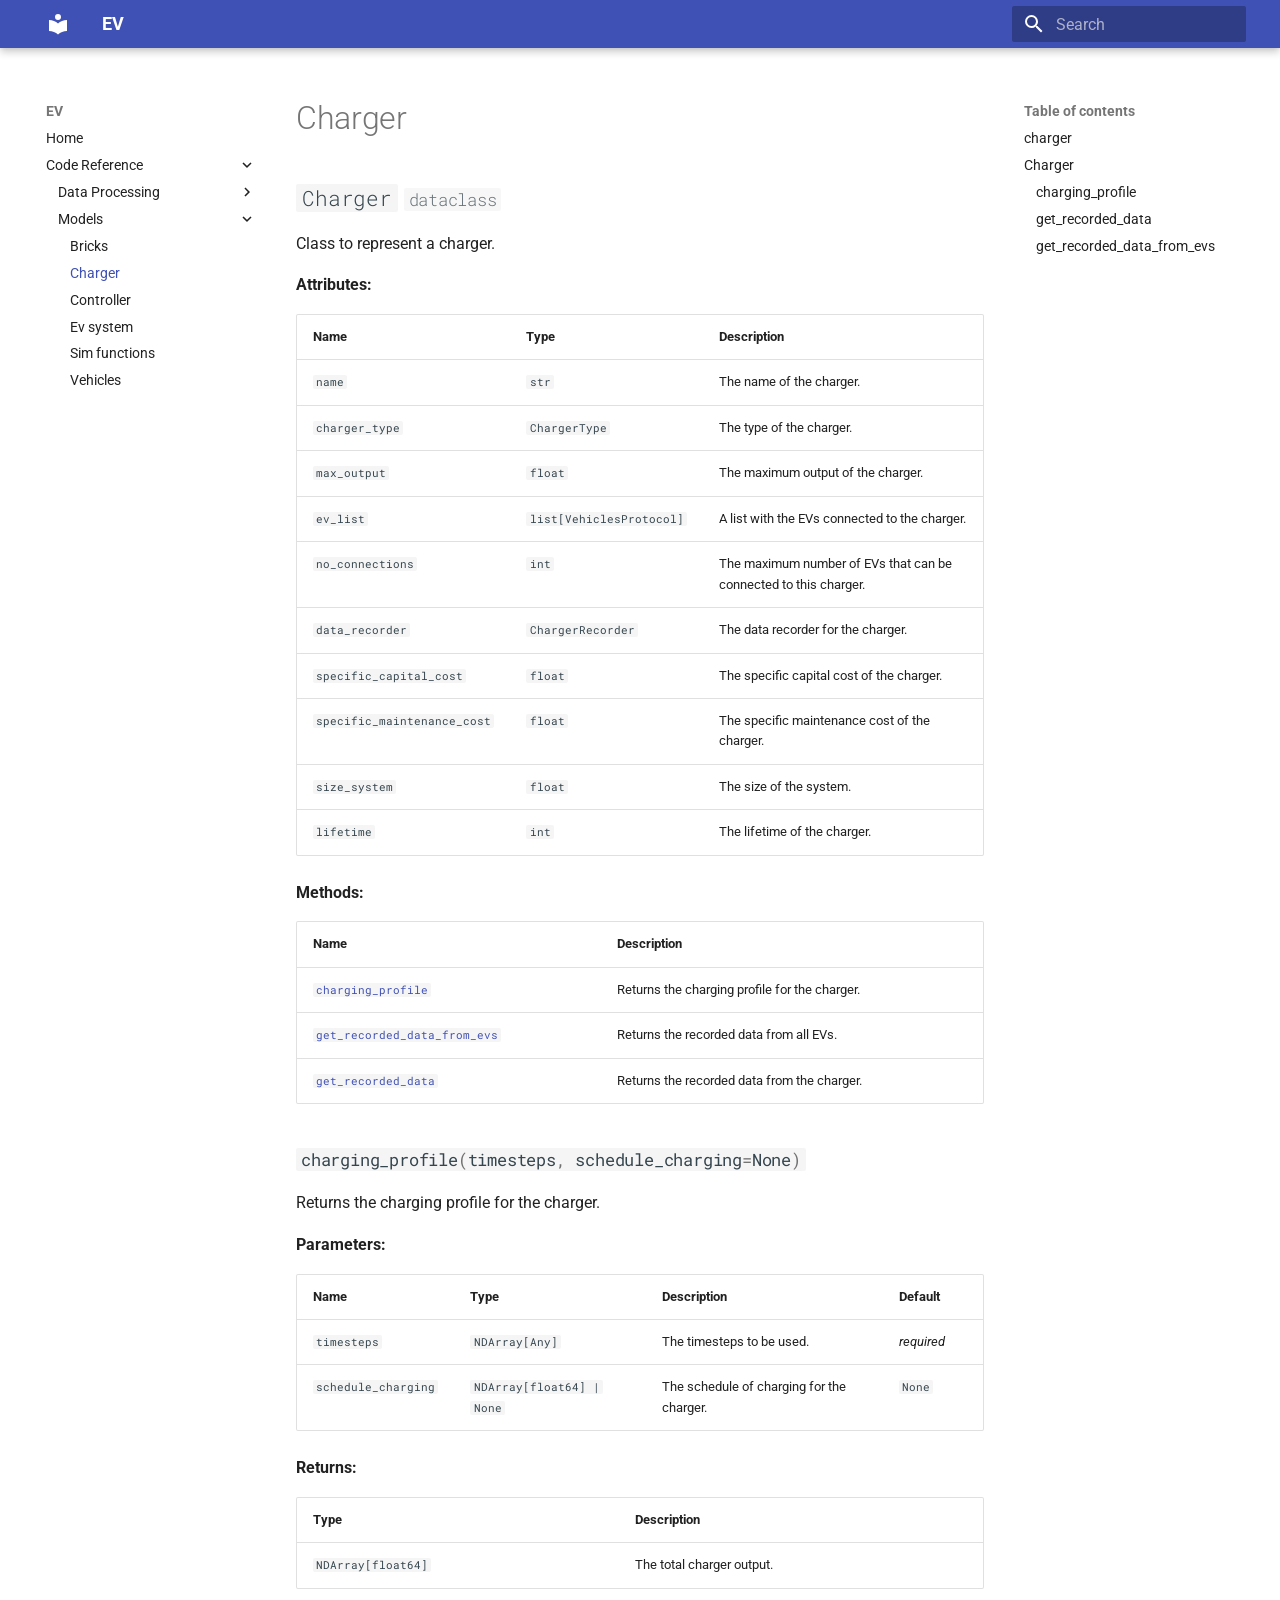
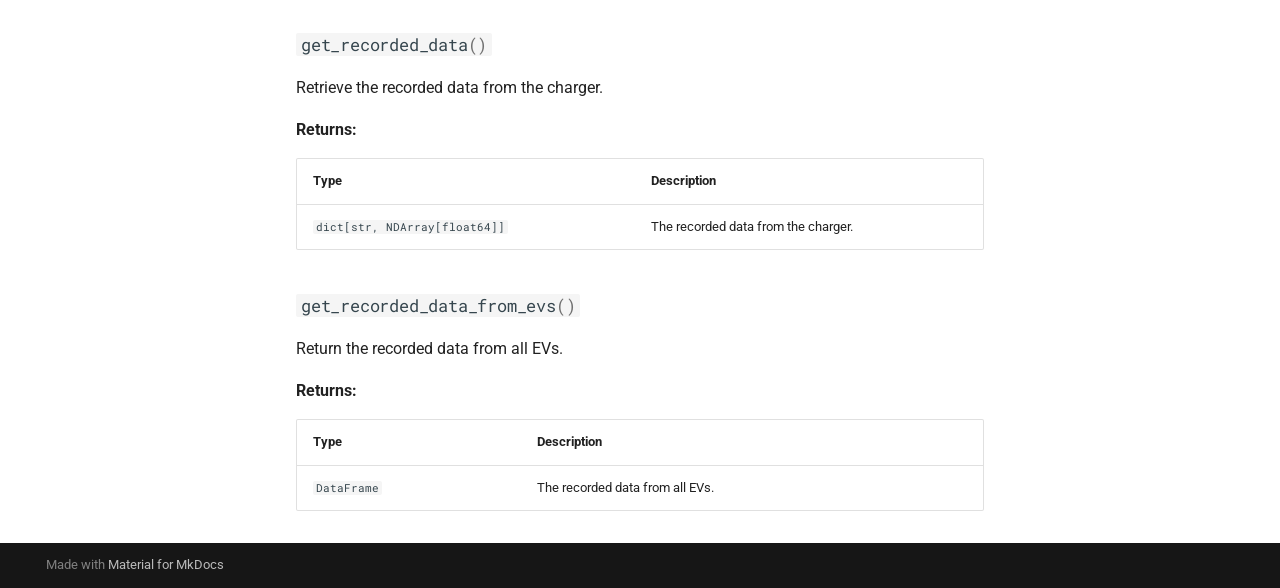
<file: site/reference/models/charger/index.html>
<!doctype html>
<html lang="en" class="no-js">
  <head>
    
      <meta charset="utf-8">
      <meta name="viewport" content="width=device-width,initial-scale=1">
      
      
      
      
        <link rel="prev" href="../bricks/">
      
      
        <link rel="next" href="../controller/">
      
      
      <link rel="icon" href="../../../assets/images/favicon.png">
      <meta name="generator" content="mkdocs-1.5.3, mkdocs-material-9.5.14">
    
    
      
        <title>Charger - EV</title>
      
    
    
      <link rel="stylesheet" href="../../../assets/stylesheets/main.10ba22f1.min.css">
      
        
        <link rel="stylesheet" href="../../../assets/stylesheets/palette.06af60db.min.css">
      
      


    
    
      
    
    
      
        
        
        <link rel="preconnect" href="https://fonts.gstatic.com" crossorigin>
        <link rel="stylesheet" href="https://fonts.googleapis.com/css?family=Roboto:300,300i,400,400i,700,700i%7CRoboto+Mono:400,400i,700,700i&display=fallback">
        <style>:root{--md-text-font:"Roboto";--md-code-font:"Roboto Mono"}</style>
      
    
    
      <link rel="stylesheet" href="../../../assets/_mkdocstrings.css">
    
      <link rel="stylesheet" href="../../../styles.css">
    
    <script>__md_scope=new URL("../../..",location),__md_hash=e=>[...e].reduce((e,_)=>(e<<5)-e+_.charCodeAt(0),0),__md_get=(e,_=localStorage,t=__md_scope)=>JSON.parse(_.getItem(t.pathname+"."+e)),__md_set=(e,_,t=localStorage,a=__md_scope)=>{try{t.setItem(a.pathname+"."+e,JSON.stringify(_))}catch(e){}}</script>
    
      

    
    
    
  </head>
  
  
    
    
    
    
    
    <body dir="ltr" data-md-color-scheme="default" data-md-color-primary="cy" data-md-color-accent="purple">
  
    
    <input class="md-toggle" data-md-toggle="drawer" type="checkbox" id="__drawer" autocomplete="off">
    <input class="md-toggle" data-md-toggle="search" type="checkbox" id="__search" autocomplete="off">
    <label class="md-overlay" for="__drawer"></label>
    <div data-md-component="skip">
      
        
        <a href="#ev_model.models.charger" class="md-skip">
          Skip to content
        </a>
      
    </div>
    <div data-md-component="announce">
      
    </div>
    
    
      

  

<header class="md-header md-header--shadow" data-md-component="header">
  <nav class="md-header__inner md-grid" aria-label="Header">
    <a href="../../.." title="EV" class="md-header__button md-logo" aria-label="EV" data-md-component="logo">
      
  
  <svg xmlns="http://www.w3.org/2000/svg" viewBox="0 0 24 24"><path d="M12 8a3 3 0 0 0 3-3 3 3 0 0 0-3-3 3 3 0 0 0-3 3 3 3 0 0 0 3 3m0 3.54C9.64 9.35 6.5 8 3 8v11c3.5 0 6.64 1.35 9 3.54 2.36-2.19 5.5-3.54 9-3.54V8c-3.5 0-6.64 1.35-9 3.54Z"/></svg>

    </a>
    <label class="md-header__button md-icon" for="__drawer">
      
      <svg xmlns="http://www.w3.org/2000/svg" viewBox="0 0 24 24"><path d="M3 6h18v2H3V6m0 5h18v2H3v-2m0 5h18v2H3v-2Z"/></svg>
    </label>
    <div class="md-header__title" data-md-component="header-title">
      <div class="md-header__ellipsis">
        <div class="md-header__topic">
          <span class="md-ellipsis">
            EV
          </span>
        </div>
        <div class="md-header__topic" data-md-component="header-topic">
          <span class="md-ellipsis">
            
              Charger
            
          </span>
        </div>
      </div>
    </div>
    
      
    
    
    
    
      <label class="md-header__button md-icon" for="__search">
        
        <svg xmlns="http://www.w3.org/2000/svg" viewBox="0 0 24 24"><path d="M9.5 3A6.5 6.5 0 0 1 16 9.5c0 1.61-.59 3.09-1.56 4.23l.27.27h.79l5 5-1.5 1.5-5-5v-.79l-.27-.27A6.516 6.516 0 0 1 9.5 16 6.5 6.5 0 0 1 3 9.5 6.5 6.5 0 0 1 9.5 3m0 2C7 5 5 7 5 9.5S7 14 9.5 14 14 12 14 9.5 12 5 9.5 5Z"/></svg>
      </label>
      <div class="md-search" data-md-component="search" role="dialog">
  <label class="md-search__overlay" for="__search"></label>
  <div class="md-search__inner" role="search">
    <form class="md-search__form" name="search">
      <input type="text" class="md-search__input" name="query" aria-label="Search" placeholder="Search" autocapitalize="off" autocorrect="off" autocomplete="off" spellcheck="false" data-md-component="search-query" required>
      <label class="md-search__icon md-icon" for="__search">
        
        <svg xmlns="http://www.w3.org/2000/svg" viewBox="0 0 24 24"><path d="M9.5 3A6.5 6.5 0 0 1 16 9.5c0 1.61-.59 3.09-1.56 4.23l.27.27h.79l5 5-1.5 1.5-5-5v-.79l-.27-.27A6.516 6.516 0 0 1 9.5 16 6.5 6.5 0 0 1 3 9.5 6.5 6.5 0 0 1 9.5 3m0 2C7 5 5 7 5 9.5S7 14 9.5 14 14 12 14 9.5 12 5 9.5 5Z"/></svg>
        
        <svg xmlns="http://www.w3.org/2000/svg" viewBox="0 0 24 24"><path d="M20 11v2H8l5.5 5.5-1.42 1.42L4.16 12l7.92-7.92L13.5 5.5 8 11h12Z"/></svg>
      </label>
      <nav class="md-search__options" aria-label="Search">
        
        <button type="reset" class="md-search__icon md-icon" title="Clear" aria-label="Clear" tabindex="-1">
          
          <svg xmlns="http://www.w3.org/2000/svg" viewBox="0 0 24 24"><path d="M19 6.41 17.59 5 12 10.59 6.41 5 5 6.41 10.59 12 5 17.59 6.41 19 12 13.41 17.59 19 19 17.59 13.41 12 19 6.41Z"/></svg>
        </button>
      </nav>
      
    </form>
    <div class="md-search__output">
      <div class="md-search__scrollwrap" data-md-scrollfix>
        <div class="md-search-result" data-md-component="search-result">
          <div class="md-search-result__meta">
            Initializing search
          </div>
          <ol class="md-search-result__list" role="presentation"></ol>
        </div>
      </div>
    </div>
  </div>
</div>
    
    
  </nav>
  
</header>
    
    <div class="md-container" data-md-component="container">
      
      
        
          
        
      
      <main class="md-main" data-md-component="main">
        <div class="md-main__inner md-grid">
          
            
              
              <div class="md-sidebar md-sidebar--primary" data-md-component="sidebar" data-md-type="navigation" >
                <div class="md-sidebar__scrollwrap">
                  <div class="md-sidebar__inner">
                    



<nav class="md-nav md-nav--primary" aria-label="Navigation" data-md-level="0">
  <label class="md-nav__title" for="__drawer">
    <a href="../../.." title="EV" class="md-nav__button md-logo" aria-label="EV" data-md-component="logo">
      
  
  <svg xmlns="http://www.w3.org/2000/svg" viewBox="0 0 24 24"><path d="M12 8a3 3 0 0 0 3-3 3 3 0 0 0-3-3 3 3 0 0 0-3 3 3 3 0 0 0 3 3m0 3.54C9.64 9.35 6.5 8 3 8v11c3.5 0 6.64 1.35 9 3.54 2.36-2.19 5.5-3.54 9-3.54V8c-3.5 0-6.64 1.35-9 3.54Z"/></svg>

    </a>
    EV
  </label>
  
  <ul class="md-nav__list" data-md-scrollfix>
    
      
      
  
  
  
  
    <li class="md-nav__item">
      <a href="../../.." class="md-nav__link">
        
  
  <span class="md-ellipsis">
    Home
  </span>
  

      </a>
    </li>
  

    
      
      
  
  
    
  
  
  
    
    
    
    
    <li class="md-nav__item md-nav__item--active md-nav__item--nested">
      
        
        
        <input class="md-nav__toggle md-toggle " type="checkbox" id="__nav_2" checked>
        
          
          <label class="md-nav__link" for="__nav_2" id="__nav_2_label" tabindex="0">
            
  
  <span class="md-ellipsis">
    Code Reference
  </span>
  

            <span class="md-nav__icon md-icon"></span>
          </label>
        
        <nav class="md-nav" data-md-level="1" aria-labelledby="__nav_2_label" aria-expanded="true">
          <label class="md-nav__title" for="__nav_2">
            <span class="md-nav__icon md-icon"></span>
            Code Reference
          </label>
          <ul class="md-nav__list" data-md-scrollfix>
            
              
                
  
  
  
  
    
    
    
    
    <li class="md-nav__item md-nav__item--nested">
      
        
        
        <input class="md-nav__toggle md-toggle " type="checkbox" id="__nav_2_1" >
        
          
          <label class="md-nav__link" for="__nav_2_1" id="__nav_2_1_label" tabindex="0">
            
  
  <span class="md-ellipsis">
    Data Processing
  </span>
  

            <span class="md-nav__icon md-icon"></span>
          </label>
        
        <nav class="md-nav" data-md-level="2" aria-labelledby="__nav_2_1_label" aria-expanded="false">
          <label class="md-nav__title" for="__nav_2_1">
            <span class="md-nav__icon md-icon"></span>
            Data Processing
          </label>
          <ul class="md-nav__list" data-md-scrollfix>
            
              
                
  
  
  
  
    <li class="md-nav__item">
      <a href="../../data/data_processing/" class="md-nav__link">
        
  
  <span class="md-ellipsis">
    Data processing
  </span>
  

      </a>
    </li>
  

              
            
              
                
  
  
  
  
    <li class="md-nav__item">
      <a href="../../data/example_data_import/" class="md-nav__link">
        
  
  <span class="md-ellipsis">
    Example data import
  </span>
  

      </a>
    </li>
  

              
            
          </ul>
        </nav>
      
    </li>
  

              
            
              
                
  
  
    
  
  
  
    
    
    
    
    <li class="md-nav__item md-nav__item--active md-nav__item--nested">
      
        
        
        <input class="md-nav__toggle md-toggle " type="checkbox" id="__nav_2_2" checked>
        
          
          <label class="md-nav__link" for="__nav_2_2" id="__nav_2_2_label" tabindex="0">
            
  
  <span class="md-ellipsis">
    Models
  </span>
  

            <span class="md-nav__icon md-icon"></span>
          </label>
        
        <nav class="md-nav" data-md-level="2" aria-labelledby="__nav_2_2_label" aria-expanded="true">
          <label class="md-nav__title" for="__nav_2_2">
            <span class="md-nav__icon md-icon"></span>
            Models
          </label>
          <ul class="md-nav__list" data-md-scrollfix>
            
              
                
  
  
  
  
    <li class="md-nav__item">
      <a href="../bricks/" class="md-nav__link">
        
  
  <span class="md-ellipsis">
    Bricks
  </span>
  

      </a>
    </li>
  

              
            
              
                
  
  
    
  
  
  
    <li class="md-nav__item md-nav__item--active">
      
      <input class="md-nav__toggle md-toggle" type="checkbox" id="__toc">
      
      
      
        <label class="md-nav__link md-nav__link--active" for="__toc">
          
  
  <span class="md-ellipsis">
    Charger
  </span>
  

          <span class="md-nav__icon md-icon"></span>
        </label>
      
      <a href="./" class="md-nav__link md-nav__link--active">
        
  
  <span class="md-ellipsis">
    Charger
  </span>
  

      </a>
      
        

<nav class="md-nav md-nav--secondary" aria-label="Table of contents">
  
  
  
  
    <label class="md-nav__title" for="__toc">
      <span class="md-nav__icon md-icon"></span>
      Table of contents
    </label>
    <ul class="md-nav__list" data-md-component="toc" data-md-scrollfix>
      
        <li class="md-nav__item">
  <a href="#ev_model.models.charger" class="md-nav__link">
    <span class="md-ellipsis">
      charger
    </span>
  </a>
  
</li>
      
        <li class="md-nav__item">
  <a href="#ev_model.models.charger.Charger" class="md-nav__link">
    <span class="md-ellipsis">
      Charger
    </span>
  </a>
  
    <nav class="md-nav" aria-label="Charger">
      <ul class="md-nav__list">
        
          <li class="md-nav__item">
  <a href="#ev_model.models.charger.Charger.charging_profile" class="md-nav__link">
    <span class="md-ellipsis">
      charging_profile
    </span>
  </a>
  
</li>
        
          <li class="md-nav__item">
  <a href="#ev_model.models.charger.Charger.get_recorded_data" class="md-nav__link">
    <span class="md-ellipsis">
      get_recorded_data
    </span>
  </a>
  
</li>
        
          <li class="md-nav__item">
  <a href="#ev_model.models.charger.Charger.get_recorded_data_from_evs" class="md-nav__link">
    <span class="md-ellipsis">
      get_recorded_data_from_evs
    </span>
  </a>
  
</li>
        
      </ul>
    </nav>
  
</li>
      
    </ul>
  
</nav>
      
    </li>
  

              
            
              
                
  
  
  
  
    <li class="md-nav__item">
      <a href="../controller/" class="md-nav__link">
        
  
  <span class="md-ellipsis">
    Controller
  </span>
  

      </a>
    </li>
  

              
            
              
                
  
  
  
  
    <li class="md-nav__item">
      <a href="../ev_system/" class="md-nav__link">
        
  
  <span class="md-ellipsis">
    Ev system
  </span>
  

      </a>
    </li>
  

              
            
              
                
  
  
  
  
    <li class="md-nav__item">
      <a href="../sim_functions/" class="md-nav__link">
        
  
  <span class="md-ellipsis">
    Sim functions
  </span>
  

      </a>
    </li>
  

              
            
              
                
  
  
  
  
    <li class="md-nav__item">
      <a href="../vehicles/" class="md-nav__link">
        
  
  <span class="md-ellipsis">
    Vehicles
  </span>
  

      </a>
    </li>
  

              
            
          </ul>
        </nav>
      
    </li>
  

              
            
          </ul>
        </nav>
      
    </li>
  

    
  </ul>
</nav>
                  </div>
                </div>
              </div>
            
            
              
              <div class="md-sidebar md-sidebar--secondary" data-md-component="sidebar" data-md-type="toc" >
                <div class="md-sidebar__scrollwrap">
                  <div class="md-sidebar__inner">
                    

<nav class="md-nav md-nav--secondary" aria-label="Table of contents">
  
  
  
  
    <label class="md-nav__title" for="__toc">
      <span class="md-nav__icon md-icon"></span>
      Table of contents
    </label>
    <ul class="md-nav__list" data-md-component="toc" data-md-scrollfix>
      
        <li class="md-nav__item">
  <a href="#ev_model.models.charger" class="md-nav__link">
    <span class="md-ellipsis">
      charger
    </span>
  </a>
  
</li>
      
        <li class="md-nav__item">
  <a href="#ev_model.models.charger.Charger" class="md-nav__link">
    <span class="md-ellipsis">
      Charger
    </span>
  </a>
  
    <nav class="md-nav" aria-label="Charger">
      <ul class="md-nav__list">
        
          <li class="md-nav__item">
  <a href="#ev_model.models.charger.Charger.charging_profile" class="md-nav__link">
    <span class="md-ellipsis">
      charging_profile
    </span>
  </a>
  
</li>
        
          <li class="md-nav__item">
  <a href="#ev_model.models.charger.Charger.get_recorded_data" class="md-nav__link">
    <span class="md-ellipsis">
      get_recorded_data
    </span>
  </a>
  
</li>
        
          <li class="md-nav__item">
  <a href="#ev_model.models.charger.Charger.get_recorded_data_from_evs" class="md-nav__link">
    <span class="md-ellipsis">
      get_recorded_data_from_evs
    </span>
  </a>
  
</li>
        
      </ul>
    </nav>
  
</li>
      
    </ul>
  
</nav>
                  </div>
                </div>
              </div>
            
          
          
            <div class="md-content" data-md-component="content">
              <article class="md-content__inner md-typeset">
                
                  


  <h1>Charger</h1>

<div class="doc doc-object doc-module">



<a id="ev_model.models.charger"></a>
  <div class="doc doc-contents first">

  

  <div class="doc doc-children">








<div class="doc doc-object doc-class">



<h2 id="ev_model.models.charger.Charger" class="doc doc-heading">
          <code>Charger</code>

  
  <span class="doc doc-labels">
      <small class="doc doc-label doc-label-dataclass"><code>dataclass</code></small>
  </span>

</h2>


  <div class="doc doc-contents ">

  
      <p>Class to represent a charger.</p>



  <p><strong>Attributes:</strong></p>
  <table>
    <thead>
      <tr>
        <th>Name</th>
        <th>Type</th>
        <th>Description</th>
      </tr>
    </thead>
    <tbody>
        <tr>
          <td><code><span title="ev_model.models.charger.Charger.name">name</span></code></td>
          <td>
                <code>str</code>
          </td>
          <td>
            <div class="doc-md-description">
              <p>The name of the charger.</p>
            </div>
          </td>
        </tr>
        <tr>
          <td><code><span title="ev_model.models.charger.Charger.charger_type">charger_type</span></code></td>
          <td>
                <code><span title="ev_model.data.enums.ChargerType">ChargerType</span></code>
          </td>
          <td>
            <div class="doc-md-description">
              <p>The type of the charger.</p>
            </div>
          </td>
        </tr>
        <tr>
          <td><code><span title="ev_model.models.charger.Charger.max_output">max_output</span></code></td>
          <td>
                <code>float</code>
          </td>
          <td>
            <div class="doc-md-description">
              <p>The maximum output of the charger.</p>
            </div>
          </td>
        </tr>
        <tr>
          <td><code><span title="ev_model.models.charger.Charger.ev_list">ev_list</span></code></td>
          <td>
                <code>list[<span title="ev_model.models.charger.VehiclesProtocol">VehiclesProtocol</span>]</code>
          </td>
          <td>
            <div class="doc-md-description">
              <p>A list with the EVs connected to the charger.</p>
            </div>
          </td>
        </tr>
        <tr>
          <td><code><span title="ev_model.models.charger.Charger.no_connections">no_connections</span></code></td>
          <td>
                <code>int</code>
          </td>
          <td>
            <div class="doc-md-description">
              <p>The maximum number of EVs that can be connected to this charger.</p>
            </div>
          </td>
        </tr>
        <tr>
          <td><code><span title="ev_model.models.charger.Charger.data_recorder">data_recorder</span></code></td>
          <td>
                <code><span title="ev_model.models.charger.ChargerRecorder">ChargerRecorder</span></code>
          </td>
          <td>
            <div class="doc-md-description">
              <p>The data recorder for the charger.</p>
            </div>
          </td>
        </tr>
        <tr>
          <td><code><span title="ev_model.models.charger.Charger.specific_capital_cost">specific_capital_cost</span></code></td>
          <td>
                <code>float</code>
          </td>
          <td>
            <div class="doc-md-description">
              <p>The specific capital cost of the charger.</p>
            </div>
          </td>
        </tr>
        <tr>
          <td><code><span title="ev_model.models.charger.Charger.specific_maintenance_cost">specific_maintenance_cost</span></code></td>
          <td>
                <code>float</code>
          </td>
          <td>
            <div class="doc-md-description">
              <p>The specific maintenance cost of the charger.</p>
            </div>
          </td>
        </tr>
        <tr>
          <td><code><span title="ev_model.models.charger.Charger.size_system">size_system</span></code></td>
          <td>
                <code>float</code>
          </td>
          <td>
            <div class="doc-md-description">
              <p>The size of the system.</p>
            </div>
          </td>
        </tr>
        <tr>
          <td><code><span title="ev_model.models.charger.Charger.lifetime">lifetime</span></code></td>
          <td>
                <code>int</code>
          </td>
          <td>
            <div class="doc-md-description">
              <p>The lifetime of the charger.</p>
            </div>
          </td>
        </tr>
    </tbody>
  </table>



  <p><strong>Methods:</strong></p>
  <table>
    <thead>
      <tr>
        <th>Name</th>
        <th>Description</th>
      </tr>
    </thead>
    <tbody>
          <tr>
            <td><code><a class="autorefs autorefs-internal" title="ev_model.models.charger.Charger.charging_profile" href="#ev_model.models.charger.Charger.charging_profile">charging_profile</a></code></td>
            <td>
              <div class="doc-md-description">
                <p>Returns the charging profile for the charger.</p>
              </div>
            </td>
          </tr>
          <tr>
            <td><code><a class="autorefs autorefs-internal" title="ev_model.models.charger.Charger.get_recorded_data_from_evs" href="#ev_model.models.charger.Charger.get_recorded_data_from_evs">get_recorded_data_from_evs</a></code></td>
            <td>
              <div class="doc-md-description">
                <p>Returns the recorded data from all EVs.</p>
              </div>
            </td>
          </tr>
          <tr>
            <td><code><a class="autorefs autorefs-internal" title="ev_model.models.charger.Charger.get_recorded_data" href="#ev_model.models.charger.Charger.get_recorded_data">get_recorded_data</a></code></td>
            <td>
              <div class="doc-md-description">
                <p>Returns the recorded data from the charger.</p>
              </div>
            </td>
          </tr>
    </tbody>
  </table>


  

  <div class="doc doc-children">










<div class="doc doc-object doc-function">



<h3 id="ev_model.models.charger.Charger.charging_profile" class="doc doc-heading">
          <code class="highlight language-python"><span class="n">charging_profile</span><span class="p">(</span><span class="n">timesteps</span><span class="p">,</span> <span class="n">schedule_charging</span><span class="o">=</span><span class="kc">None</span><span class="p">)</span></code>

</h3>


  <div class="doc doc-contents ">
  
      <p>Returns the charging profile for the charger.</p>



  <p><strong>Parameters:</strong></p>
  <table>
    <thead>
      <tr>
        <th>Name</th>
        <th>Type</th>
        <th>Description</th>
        <th>Default</th>
      </tr>
    </thead>
    <tbody>
        <tr>
          <td><code>timesteps</code></td>
          <td>
                <code><span title="numpy.NDArray">NDArray</span>[<span title="typing.Any">Any</span>]</code>
          </td>
          <td>
            <div class="doc-md-description">
              <p>The timesteps to be used.</p>
            </div>
          </td>
          <td>
              <em>required</em>
          </td>
        </tr>
        <tr>
          <td><code>schedule_charging</code></td>
          <td>
                <code><span title="numpy.NDArray">NDArray</span>[<span title="numpy.float64">float64</span>] | None</code>
          </td>
          <td>
            <div class="doc-md-description">
              <p>The schedule of charging for the charger.</p>
            </div>
          </td>
          <td>
                <code>None</code>
          </td>
        </tr>
    </tbody>
  </table>



  <p><strong>Returns:</strong></p>
  <table>
    <thead>
      <tr>
        <th>Type</th>
        <th>Description</th>
      </tr>
    </thead>
    <tbody>
        <tr>
          <td>
                <code><span title="numpy.NDArray">NDArray</span>[<span title="numpy.float64">float64</span>]</code>
          </td>
          <td>
            <div class="doc-md-description">
              <p>The total charger output.</p>
            </div>
          </td>
        </tr>
    </tbody>
  </table>

  </div>

</div>


<div class="doc doc-object doc-function">



<h3 id="ev_model.models.charger.Charger.get_recorded_data" class="doc doc-heading">
          <code class="highlight language-python"><span class="n">get_recorded_data</span><span class="p">()</span></code>

</h3>


  <div class="doc doc-contents ">
  
      <p>Retrieve the recorded data from the charger. </p>



  <p><strong>Returns:</strong></p>
  <table>
    <thead>
      <tr>
        <th>Type</th>
        <th>Description</th>
      </tr>
    </thead>
    <tbody>
        <tr>
          <td>
                <code>dict[str, <span title="numpy.NDArray">NDArray</span>[<span title="numpy.float64">float64</span>]]</code>
          </td>
          <td>
            <div class="doc-md-description">
              <p>The recorded data from the charger.</p>
            </div>
          </td>
        </tr>
    </tbody>
  </table>

  </div>

</div>


<div class="doc doc-object doc-function">



<h3 id="ev_model.models.charger.Charger.get_recorded_data_from_evs" class="doc doc-heading">
          <code class="highlight language-python"><span class="n">get_recorded_data_from_evs</span><span class="p">()</span></code>

</h3>


  <div class="doc doc-contents ">
  
      <p>Return the recorded data from all EVs.</p>



  <p><strong>Returns:</strong></p>
  <table>
    <thead>
      <tr>
        <th>Type</th>
        <th>Description</th>
      </tr>
    </thead>
    <tbody>
        <tr>
          <td>
                <code><span title="pandas.DataFrame">DataFrame</span></code>
          </td>
          <td>
            <div class="doc-md-description">
              <p>The recorded data from all EVs.</p>
            </div>
          </td>
        </tr>
    </tbody>
  </table>

  </div>

</div>



  </div>

  </div>


</div>




  </div>

  </div>

</div>












                
              </article>
            </div>
          
          
<script>var target=document.getElementById(location.hash.slice(1));target&&target.name&&(target.checked=target.name.startsWith("__tabbed_"))</script>
        </div>
        
      </main>
      
        <footer class="md-footer">
  
  <div class="md-footer-meta md-typeset">
    <div class="md-footer-meta__inner md-grid">
      <div class="md-copyright">
  
  
    Made with
    <a href="https://squidfunk.github.io/mkdocs-material/" target="_blank" rel="noopener">
      Material for MkDocs
    </a>
  
</div>
      
    </div>
  </div>
</footer>
      
    </div>
    <div class="md-dialog" data-md-component="dialog">
      <div class="md-dialog__inner md-typeset"></div>
    </div>
    
    
    <script id="__config" type="application/json">{"base": "../../..", "features": [], "search": "../../../assets/javascripts/workers/search.b8dbb3d2.min.js", "translations": {"clipboard.copied": "Copied to clipboard", "clipboard.copy": "Copy to clipboard", "search.result.more.one": "1 more on this page", "search.result.more.other": "# more on this page", "search.result.none": "No matching documents", "search.result.one": "1 matching document", "search.result.other": "# matching documents", "search.result.placeholder": "Type to start searching", "search.result.term.missing": "Missing", "select.version": "Select version"}}</script>
    
    
      <script src="../../../assets/javascripts/bundle.bd41221c.min.js"></script>
      
    
  </body>
</html>
</file>
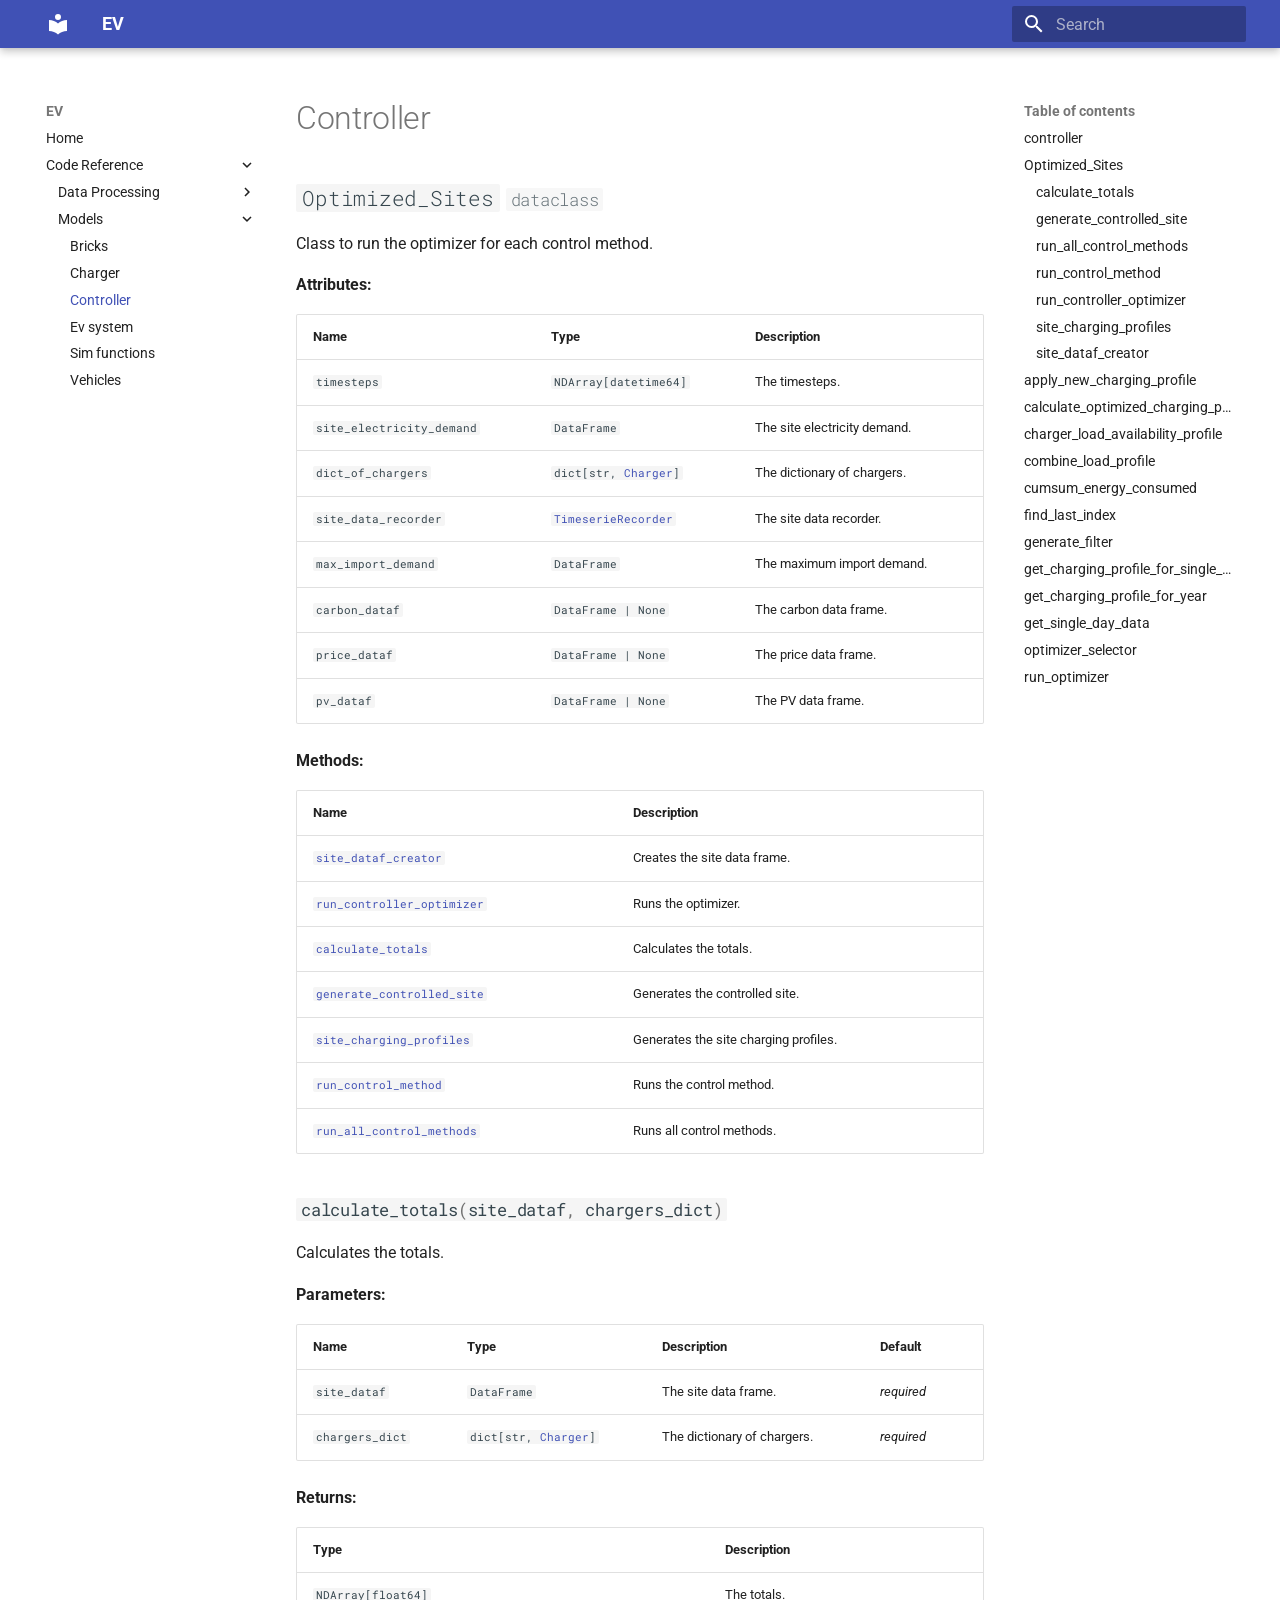
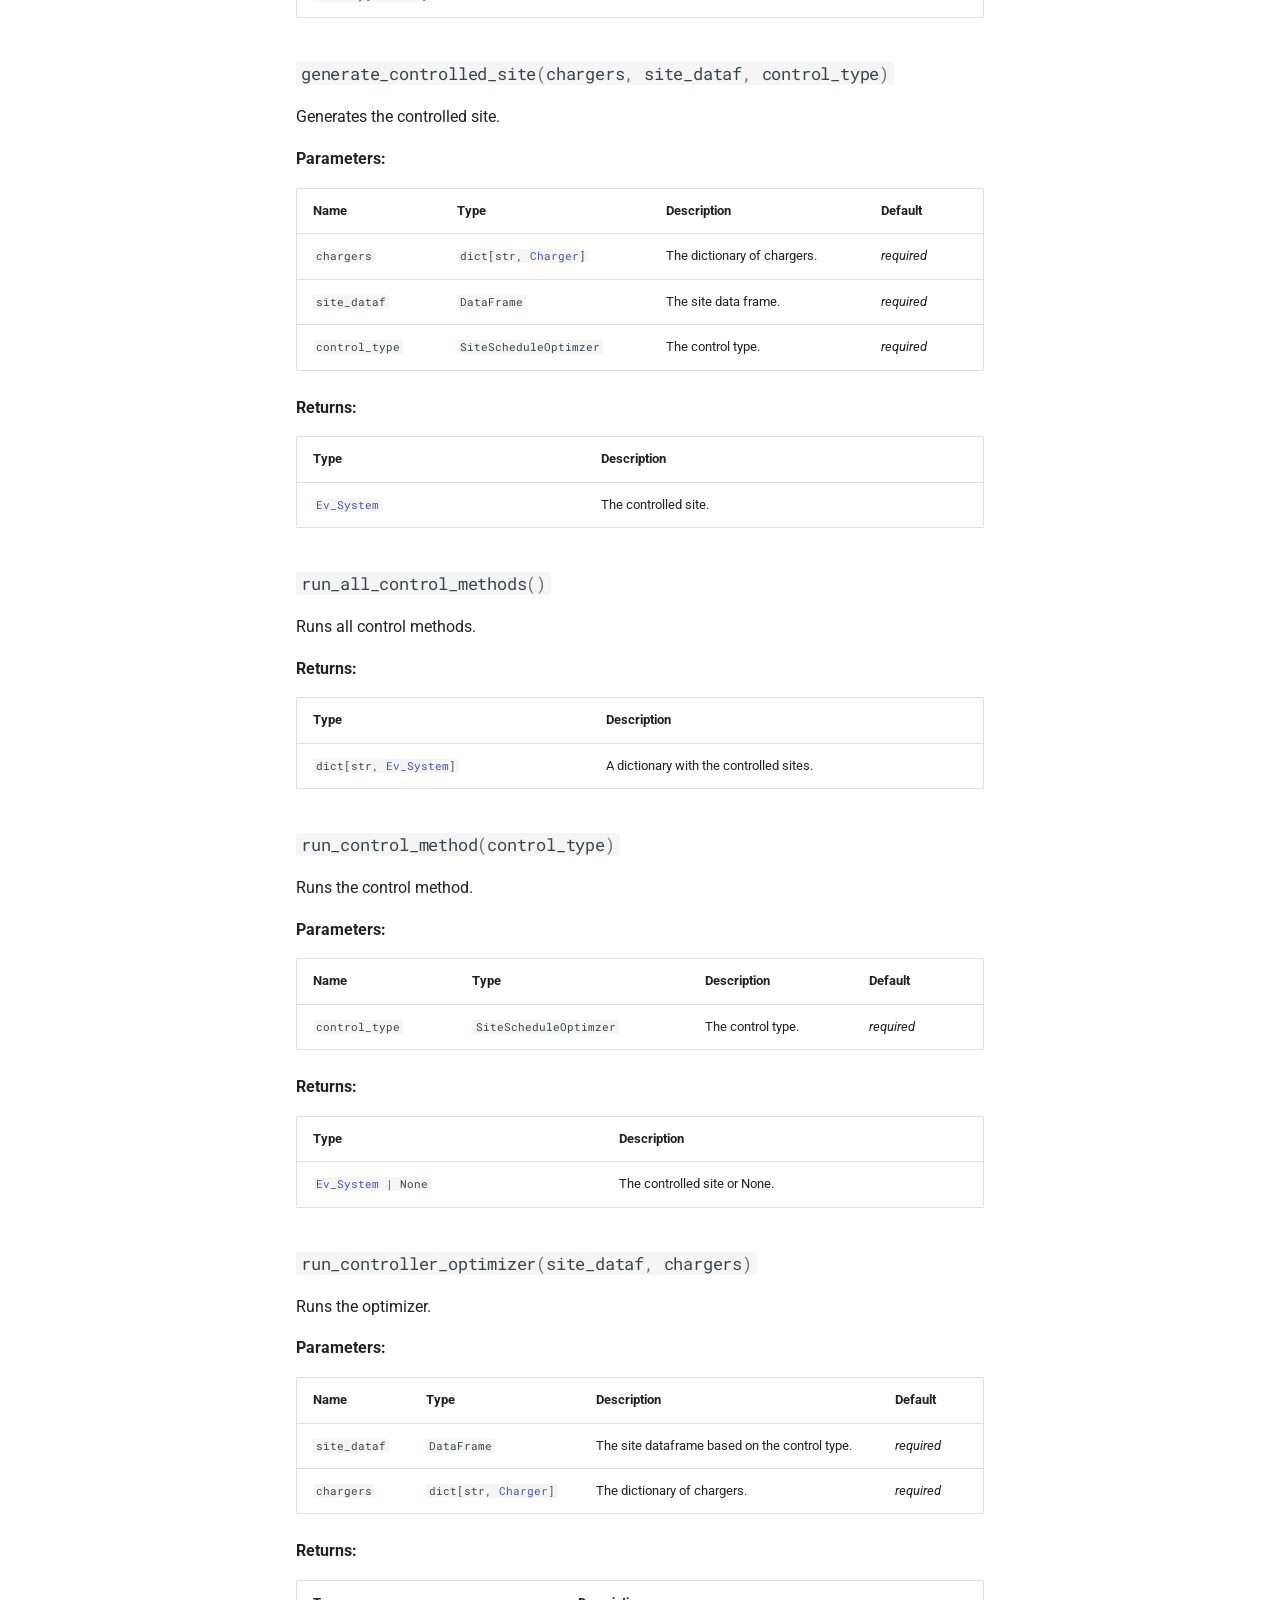
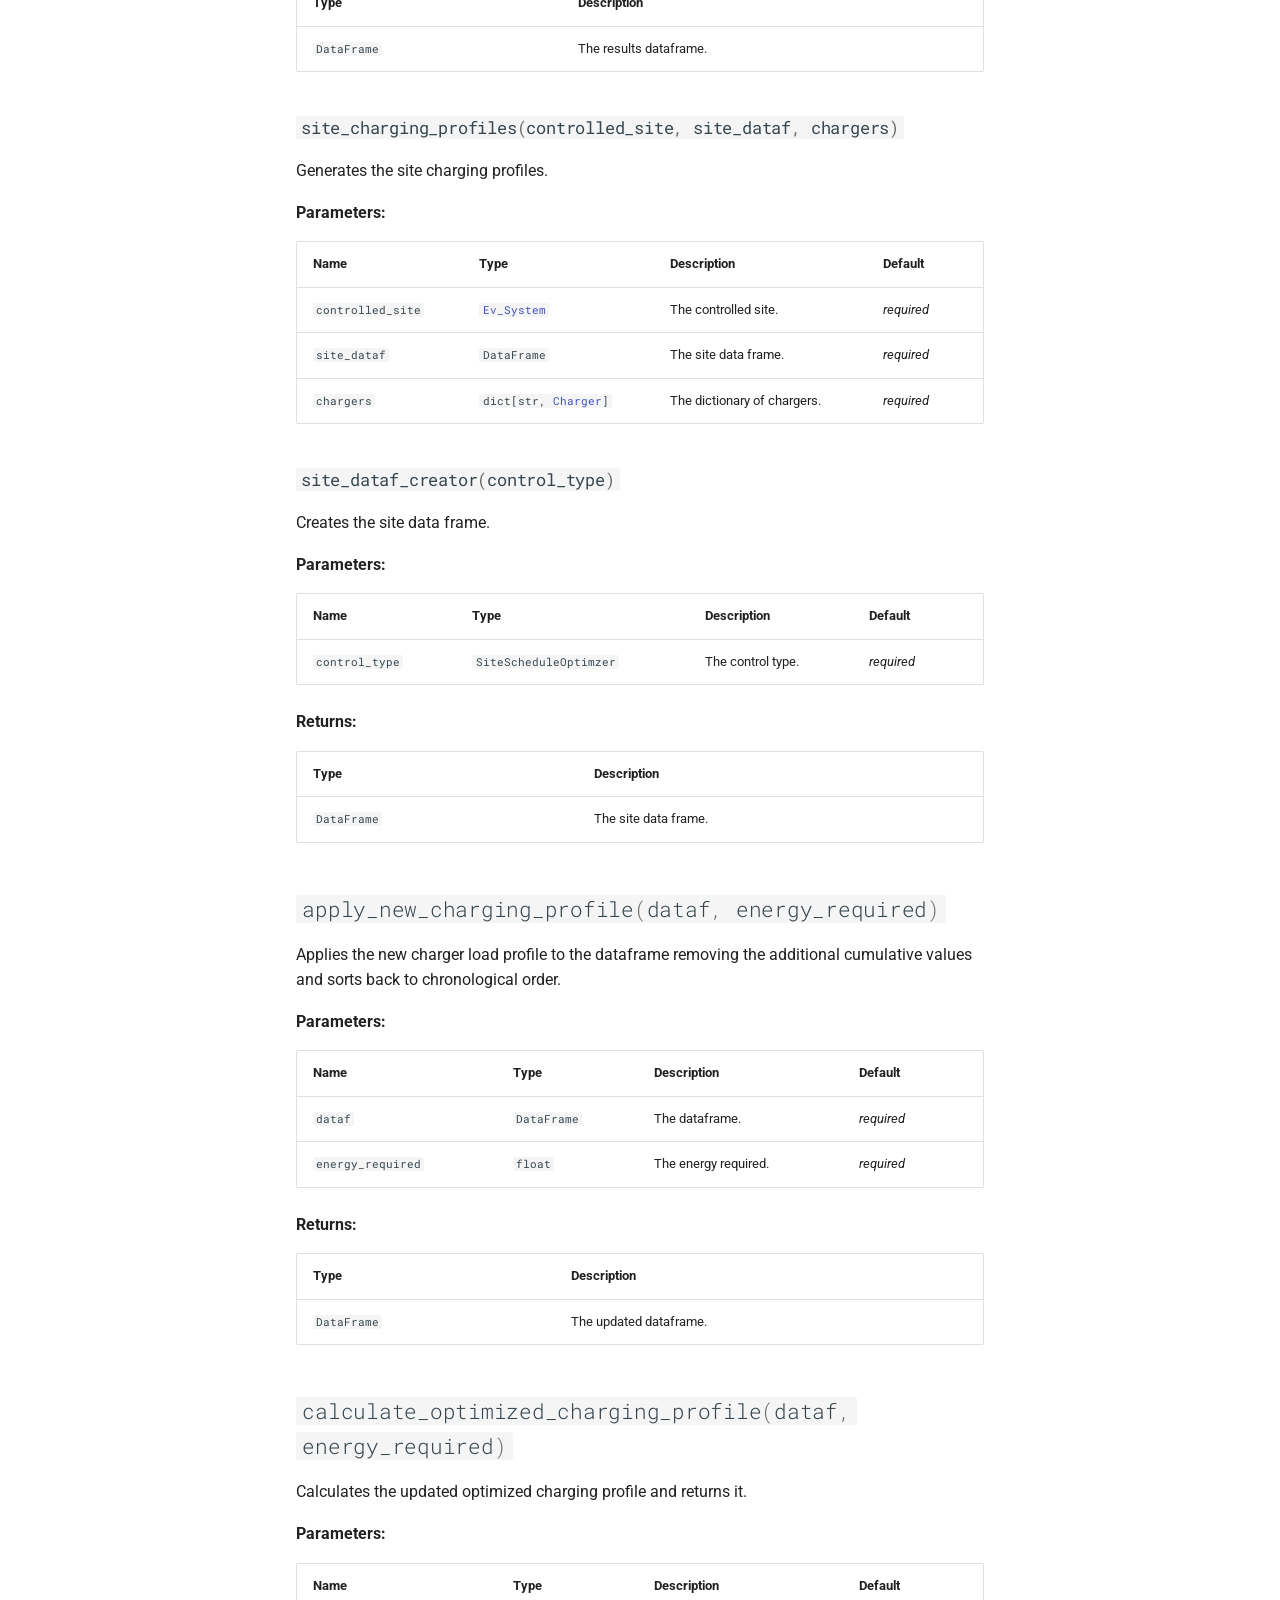
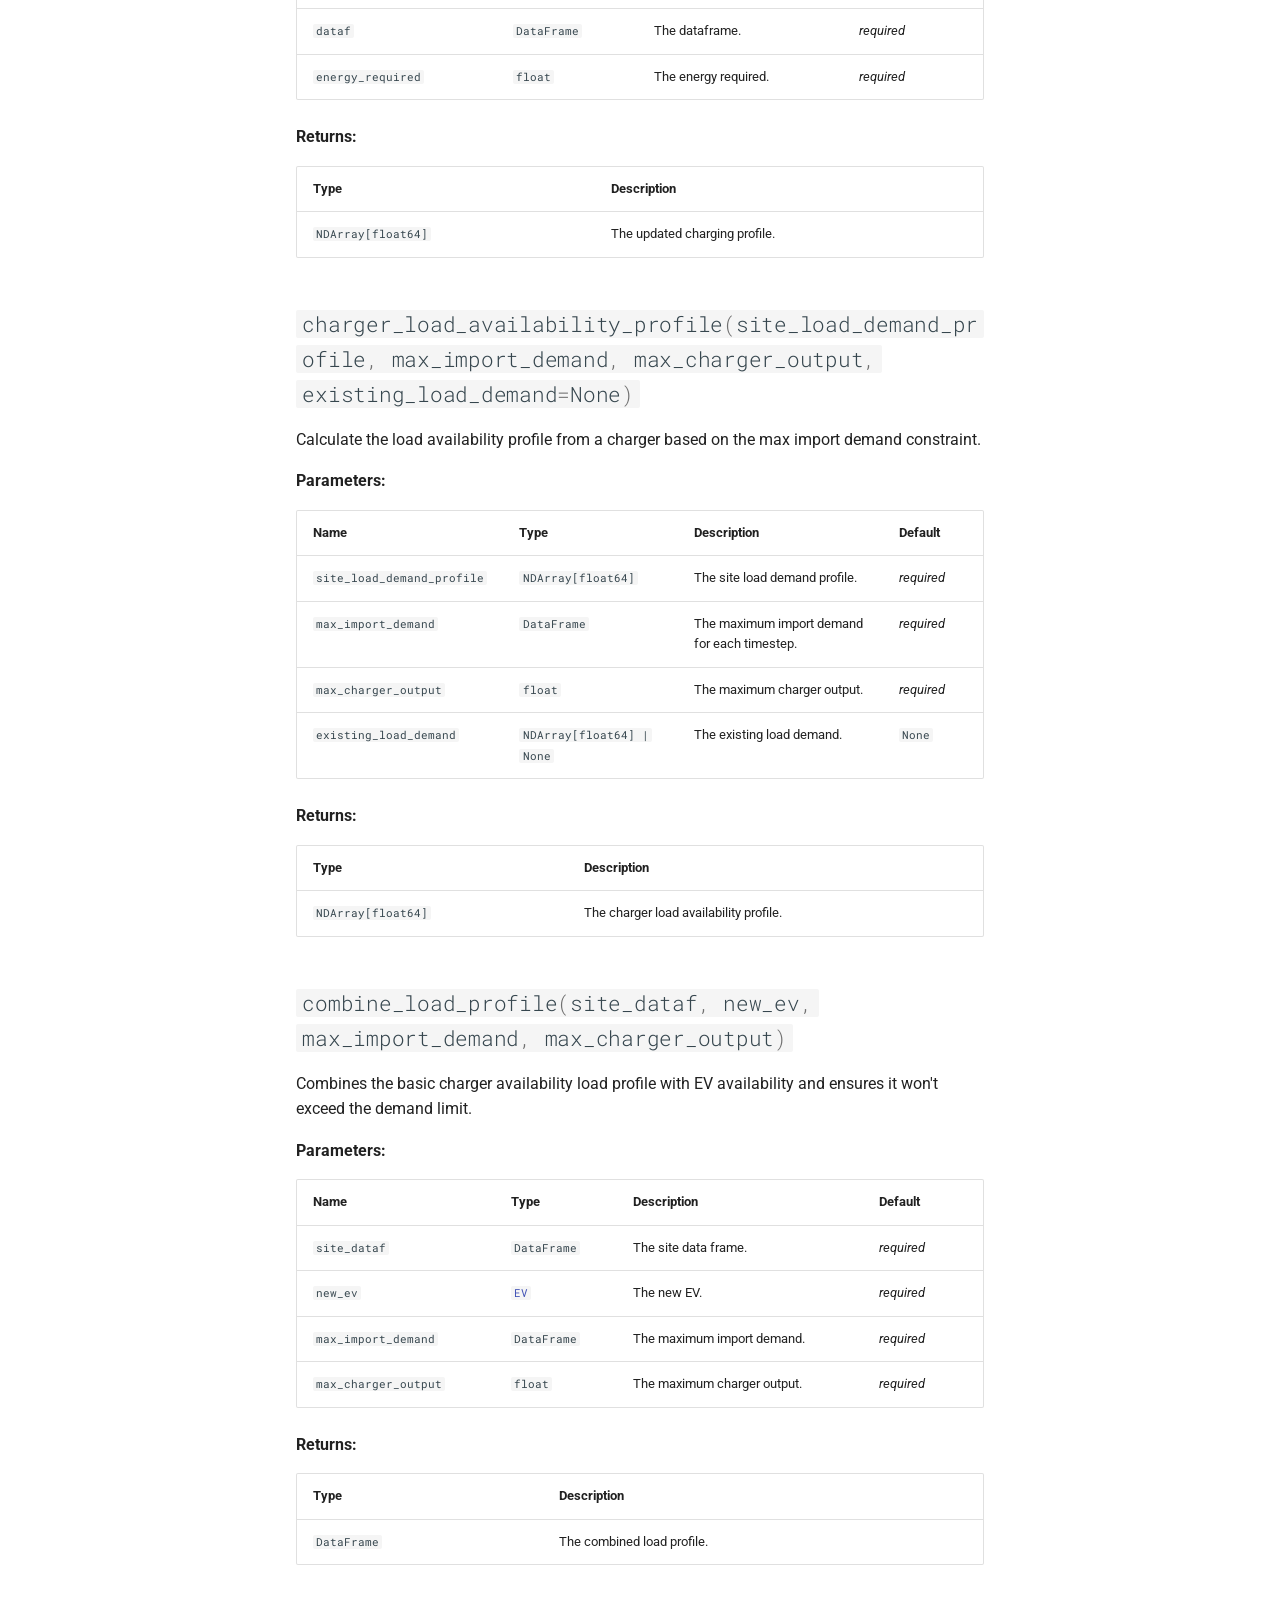
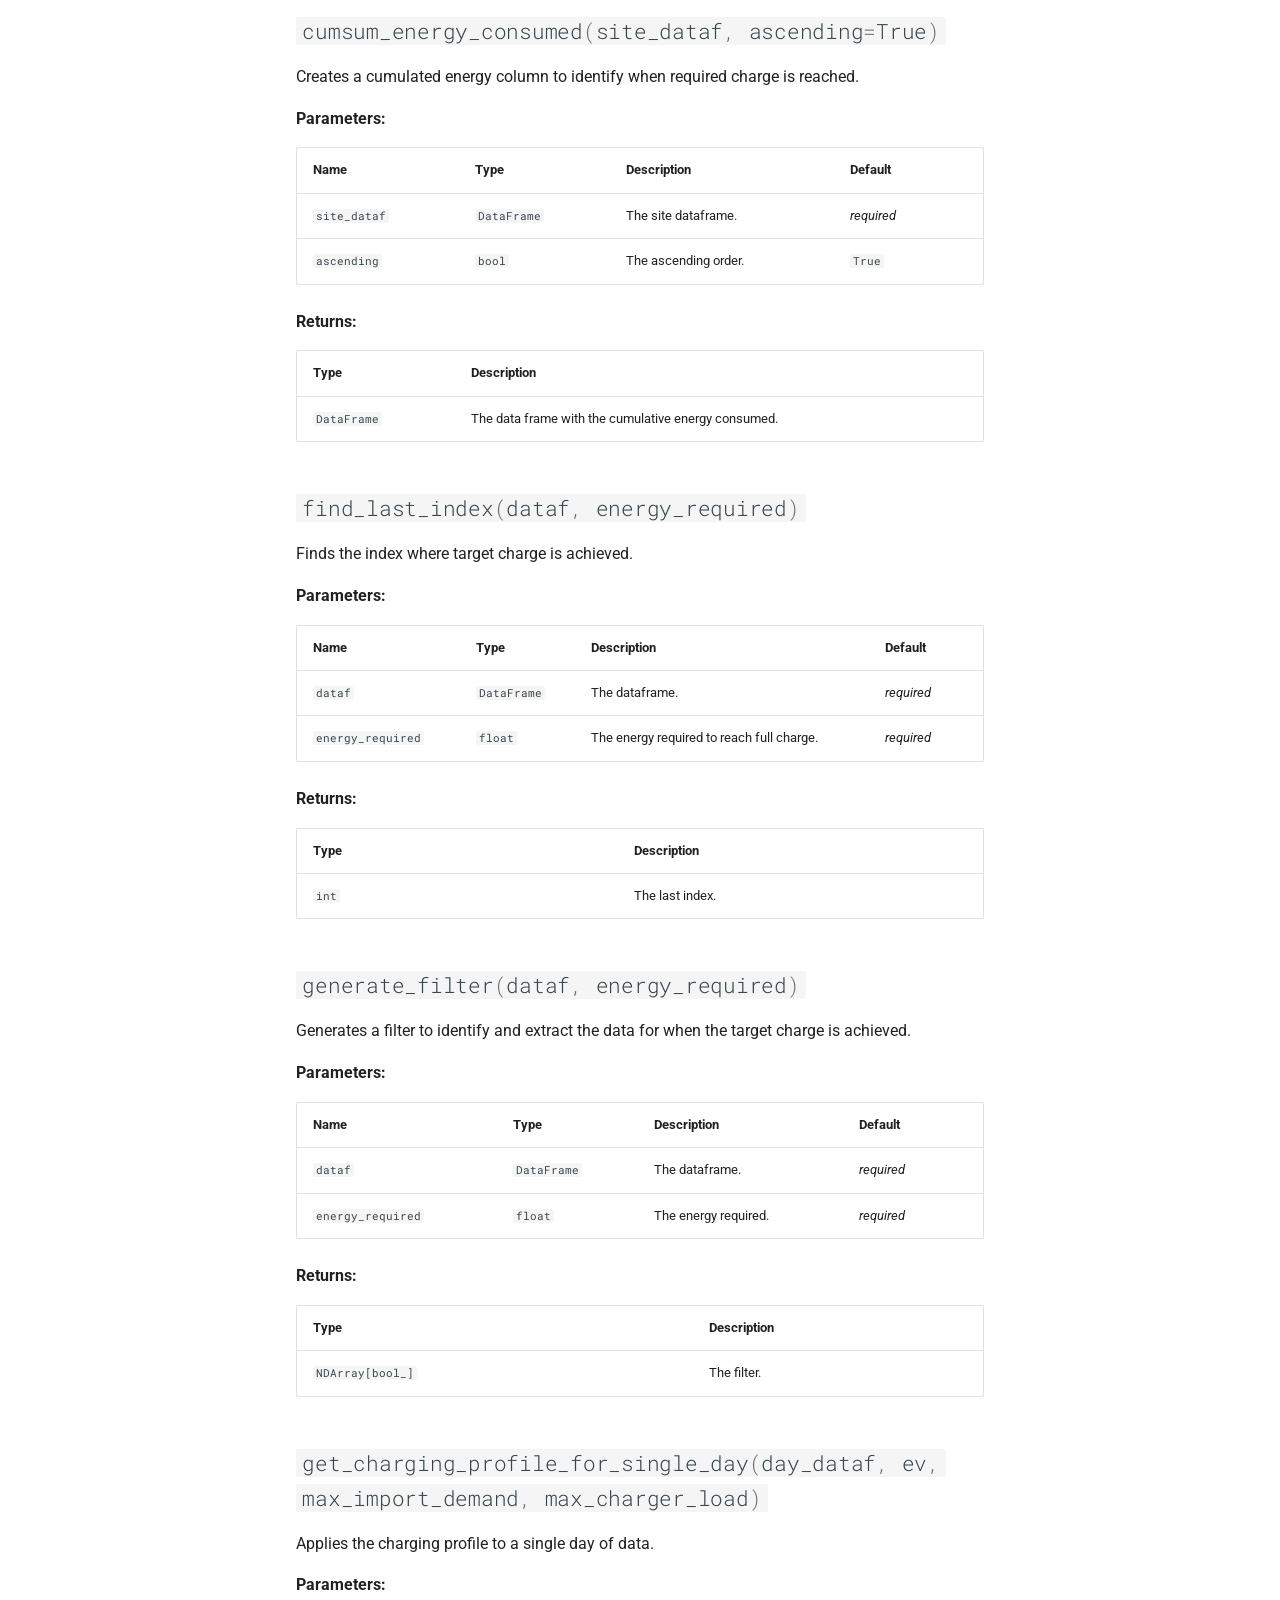
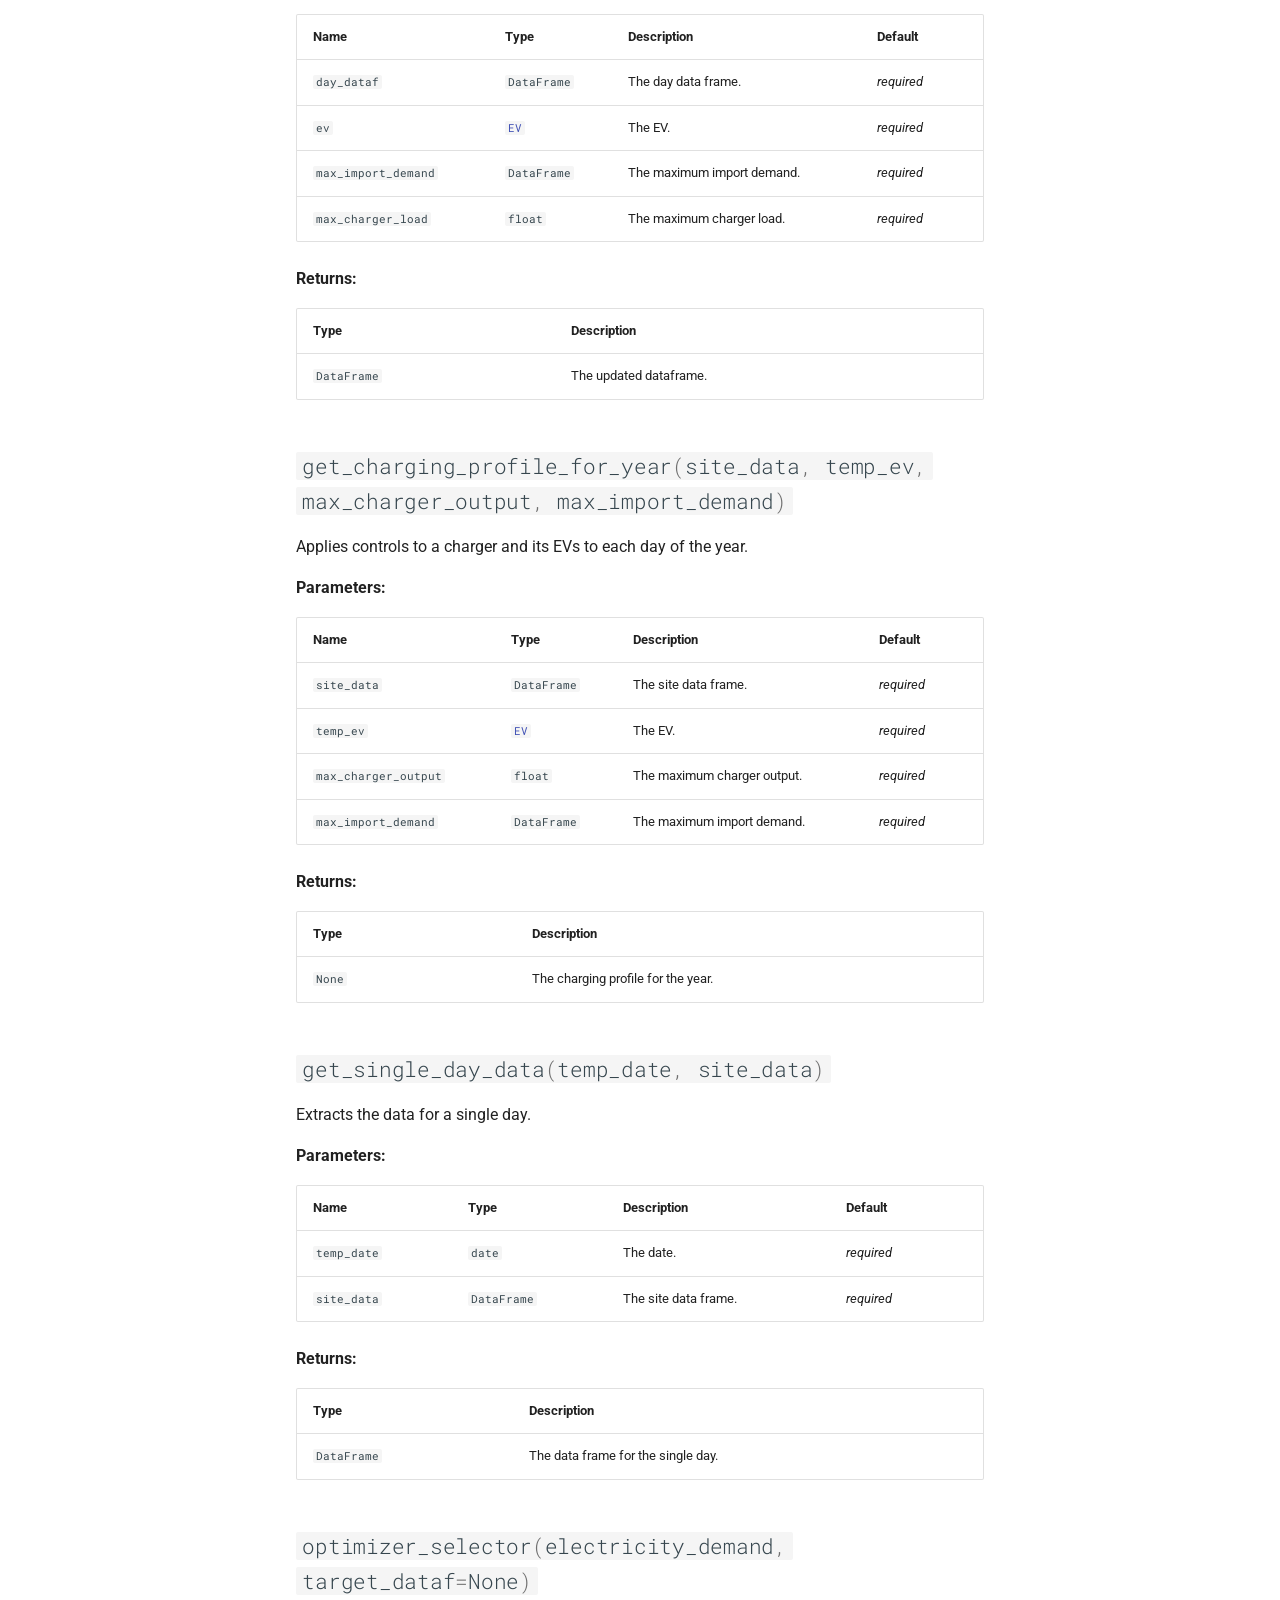
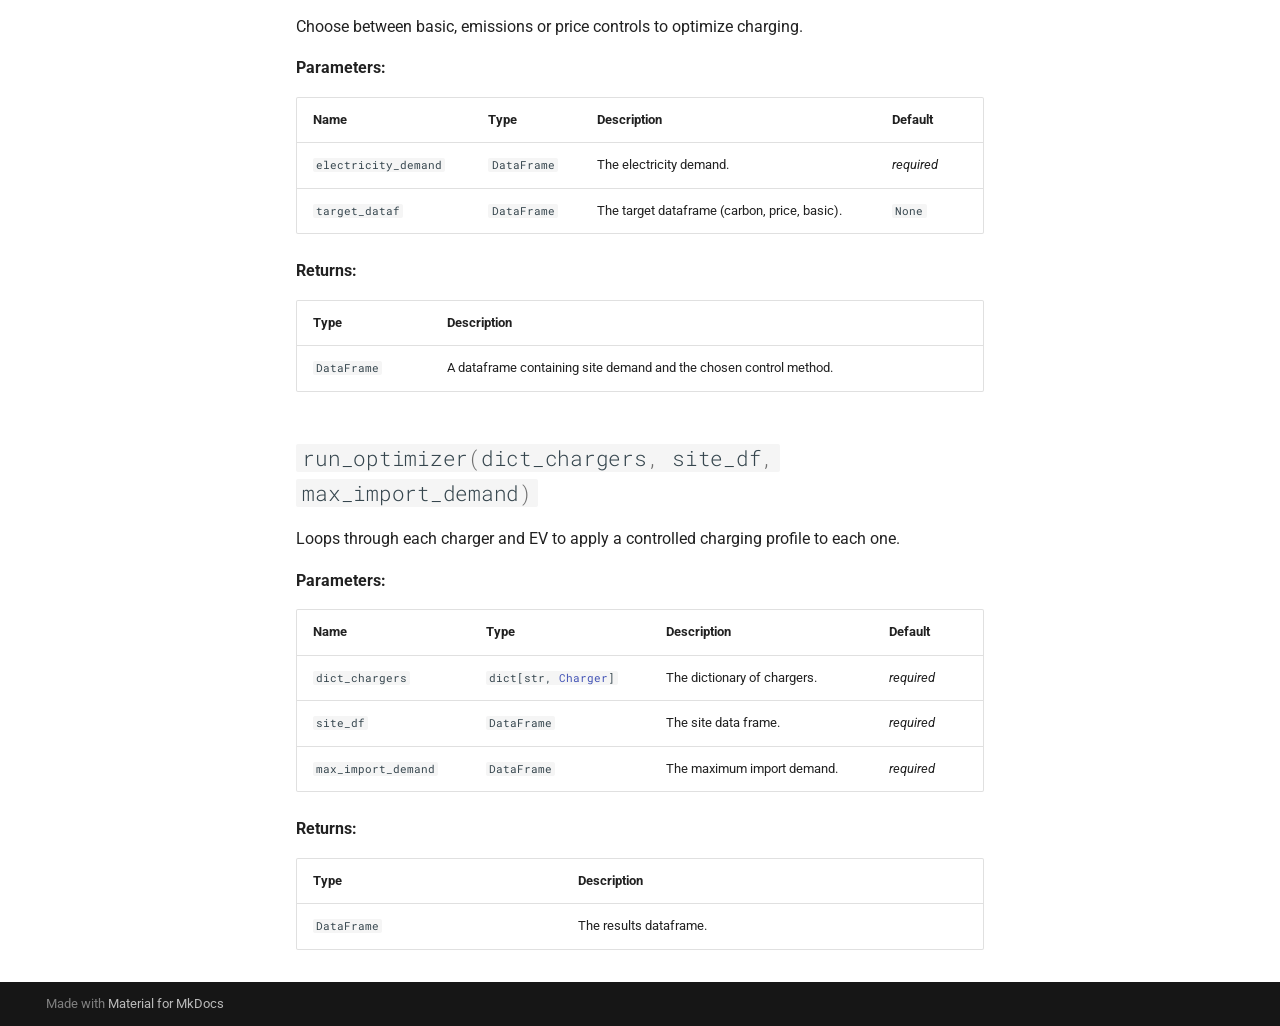
<file: site/reference/models/controller/index.html>
<!doctype html>
<html lang="en" class="no-js">
  <head>
    
      <meta charset="utf-8">
      <meta name="viewport" content="width=device-width,initial-scale=1">
      
      
      
      
        <link rel="prev" href="../charger/">
      
      
        <link rel="next" href="../ev_system/">
      
      
      <link rel="icon" href="../../../assets/images/favicon.png">
      <meta name="generator" content="mkdocs-1.5.3, mkdocs-material-9.5.14">
    
    
      
        <title>Controller - EV</title>
      
    
    
      <link rel="stylesheet" href="../../../assets/stylesheets/main.10ba22f1.min.css">
      
        
        <link rel="stylesheet" href="../../../assets/stylesheets/palette.06af60db.min.css">
      
      


    
    
      
    
    
      
        
        
        <link rel="preconnect" href="https://fonts.gstatic.com" crossorigin>
        <link rel="stylesheet" href="https://fonts.googleapis.com/css?family=Roboto:300,300i,400,400i,700,700i%7CRoboto+Mono:400,400i,700,700i&display=fallback">
        <style>:root{--md-text-font:"Roboto";--md-code-font:"Roboto Mono"}</style>
      
    
    
      <link rel="stylesheet" href="../../../assets/_mkdocstrings.css">
    
      <link rel="stylesheet" href="../../../styles.css">
    
    <script>__md_scope=new URL("../../..",location),__md_hash=e=>[...e].reduce((e,_)=>(e<<5)-e+_.charCodeAt(0),0),__md_get=(e,_=localStorage,t=__md_scope)=>JSON.parse(_.getItem(t.pathname+"."+e)),__md_set=(e,_,t=localStorage,a=__md_scope)=>{try{t.setItem(a.pathname+"."+e,JSON.stringify(_))}catch(e){}}</script>
    
      

    
    
    
  </head>
  
  
    
    
    
    
    
    <body dir="ltr" data-md-color-scheme="default" data-md-color-primary="cy" data-md-color-accent="purple">
  
    
    <input class="md-toggle" data-md-toggle="drawer" type="checkbox" id="__drawer" autocomplete="off">
    <input class="md-toggle" data-md-toggle="search" type="checkbox" id="__search" autocomplete="off">
    <label class="md-overlay" for="__drawer"></label>
    <div data-md-component="skip">
      
        
        <a href="#ev_model.models.controller" class="md-skip">
          Skip to content
        </a>
      
    </div>
    <div data-md-component="announce">
      
    </div>
    
    
      

  

<header class="md-header md-header--shadow" data-md-component="header">
  <nav class="md-header__inner md-grid" aria-label="Header">
    <a href="../../.." title="EV" class="md-header__button md-logo" aria-label="EV" data-md-component="logo">
      
  
  <svg xmlns="http://www.w3.org/2000/svg" viewBox="0 0 24 24"><path d="M12 8a3 3 0 0 0 3-3 3 3 0 0 0-3-3 3 3 0 0 0-3 3 3 3 0 0 0 3 3m0 3.54C9.64 9.35 6.5 8 3 8v11c3.5 0 6.64 1.35 9 3.54 2.36-2.19 5.5-3.54 9-3.54V8c-3.5 0-6.64 1.35-9 3.54Z"/></svg>

    </a>
    <label class="md-header__button md-icon" for="__drawer">
      
      <svg xmlns="http://www.w3.org/2000/svg" viewBox="0 0 24 24"><path d="M3 6h18v2H3V6m0 5h18v2H3v-2m0 5h18v2H3v-2Z"/></svg>
    </label>
    <div class="md-header__title" data-md-component="header-title">
      <div class="md-header__ellipsis">
        <div class="md-header__topic">
          <span class="md-ellipsis">
            EV
          </span>
        </div>
        <div class="md-header__topic" data-md-component="header-topic">
          <span class="md-ellipsis">
            
              Controller
            
          </span>
        </div>
      </div>
    </div>
    
      
    
    
    
    
      <label class="md-header__button md-icon" for="__search">
        
        <svg xmlns="http://www.w3.org/2000/svg" viewBox="0 0 24 24"><path d="M9.5 3A6.5 6.5 0 0 1 16 9.5c0 1.61-.59 3.09-1.56 4.23l.27.27h.79l5 5-1.5 1.5-5-5v-.79l-.27-.27A6.516 6.516 0 0 1 9.5 16 6.5 6.5 0 0 1 3 9.5 6.5 6.5 0 0 1 9.5 3m0 2C7 5 5 7 5 9.5S7 14 9.5 14 14 12 14 9.5 12 5 9.5 5Z"/></svg>
      </label>
      <div class="md-search" data-md-component="search" role="dialog">
  <label class="md-search__overlay" for="__search"></label>
  <div class="md-search__inner" role="search">
    <form class="md-search__form" name="search">
      <input type="text" class="md-search__input" name="query" aria-label="Search" placeholder="Search" autocapitalize="off" autocorrect="off" autocomplete="off" spellcheck="false" data-md-component="search-query" required>
      <label class="md-search__icon md-icon" for="__search">
        
        <svg xmlns="http://www.w3.org/2000/svg" viewBox="0 0 24 24"><path d="M9.5 3A6.5 6.5 0 0 1 16 9.5c0 1.61-.59 3.09-1.56 4.23l.27.27h.79l5 5-1.5 1.5-5-5v-.79l-.27-.27A6.516 6.516 0 0 1 9.5 16 6.5 6.5 0 0 1 3 9.5 6.5 6.5 0 0 1 9.5 3m0 2C7 5 5 7 5 9.5S7 14 9.5 14 14 12 14 9.5 12 5 9.5 5Z"/></svg>
        
        <svg xmlns="http://www.w3.org/2000/svg" viewBox="0 0 24 24"><path d="M20 11v2H8l5.5 5.5-1.42 1.42L4.16 12l7.92-7.92L13.5 5.5 8 11h12Z"/></svg>
      </label>
      <nav class="md-search__options" aria-label="Search">
        
        <button type="reset" class="md-search__icon md-icon" title="Clear" aria-label="Clear" tabindex="-1">
          
          <svg xmlns="http://www.w3.org/2000/svg" viewBox="0 0 24 24"><path d="M19 6.41 17.59 5 12 10.59 6.41 5 5 6.41 10.59 12 5 17.59 6.41 19 12 13.41 17.59 19 19 17.59 13.41 12 19 6.41Z"/></svg>
        </button>
      </nav>
      
    </form>
    <div class="md-search__output">
      <div class="md-search__scrollwrap" data-md-scrollfix>
        <div class="md-search-result" data-md-component="search-result">
          <div class="md-search-result__meta">
            Initializing search
          </div>
          <ol class="md-search-result__list" role="presentation"></ol>
        </div>
      </div>
    </div>
  </div>
</div>
    
    
  </nav>
  
</header>
    
    <div class="md-container" data-md-component="container">
      
      
        
          
        
      
      <main class="md-main" data-md-component="main">
        <div class="md-main__inner md-grid">
          
            
              
              <div class="md-sidebar md-sidebar--primary" data-md-component="sidebar" data-md-type="navigation" >
                <div class="md-sidebar__scrollwrap">
                  <div class="md-sidebar__inner">
                    



<nav class="md-nav md-nav--primary" aria-label="Navigation" data-md-level="0">
  <label class="md-nav__title" for="__drawer">
    <a href="../../.." title="EV" class="md-nav__button md-logo" aria-label="EV" data-md-component="logo">
      
  
  <svg xmlns="http://www.w3.org/2000/svg" viewBox="0 0 24 24"><path d="M12 8a3 3 0 0 0 3-3 3 3 0 0 0-3-3 3 3 0 0 0-3 3 3 3 0 0 0 3 3m0 3.54C9.64 9.35 6.5 8 3 8v11c3.5 0 6.64 1.35 9 3.54 2.36-2.19 5.5-3.54 9-3.54V8c-3.5 0-6.64 1.35-9 3.54Z"/></svg>

    </a>
    EV
  </label>
  
  <ul class="md-nav__list" data-md-scrollfix>
    
      
      
  
  
  
  
    <li class="md-nav__item">
      <a href="../../.." class="md-nav__link">
        
  
  <span class="md-ellipsis">
    Home
  </span>
  

      </a>
    </li>
  

    
      
      
  
  
    
  
  
  
    
    
    
    
    <li class="md-nav__item md-nav__item--active md-nav__item--nested">
      
        
        
        <input class="md-nav__toggle md-toggle " type="checkbox" id="__nav_2" checked>
        
          
          <label class="md-nav__link" for="__nav_2" id="__nav_2_label" tabindex="0">
            
  
  <span class="md-ellipsis">
    Code Reference
  </span>
  

            <span class="md-nav__icon md-icon"></span>
          </label>
        
        <nav class="md-nav" data-md-level="1" aria-labelledby="__nav_2_label" aria-expanded="true">
          <label class="md-nav__title" for="__nav_2">
            <span class="md-nav__icon md-icon"></span>
            Code Reference
          </label>
          <ul class="md-nav__list" data-md-scrollfix>
            
              
                
  
  
  
  
    
    
    
    
    <li class="md-nav__item md-nav__item--nested">
      
        
        
        <input class="md-nav__toggle md-toggle " type="checkbox" id="__nav_2_1" >
        
          
          <label class="md-nav__link" for="__nav_2_1" id="__nav_2_1_label" tabindex="0">
            
  
  <span class="md-ellipsis">
    Data Processing
  </span>
  

            <span class="md-nav__icon md-icon"></span>
          </label>
        
        <nav class="md-nav" data-md-level="2" aria-labelledby="__nav_2_1_label" aria-expanded="false">
          <label class="md-nav__title" for="__nav_2_1">
            <span class="md-nav__icon md-icon"></span>
            Data Processing
          </label>
          <ul class="md-nav__list" data-md-scrollfix>
            
              
                
  
  
  
  
    <li class="md-nav__item">
      <a href="../../data/data_processing/" class="md-nav__link">
        
  
  <span class="md-ellipsis">
    Data processing
  </span>
  

      </a>
    </li>
  

              
            
              
                
  
  
  
  
    <li class="md-nav__item">
      <a href="../../data/example_data_import/" class="md-nav__link">
        
  
  <span class="md-ellipsis">
    Example data import
  </span>
  

      </a>
    </li>
  

              
            
          </ul>
        </nav>
      
    </li>
  

              
            
              
                
  
  
    
  
  
  
    
    
    
    
    <li class="md-nav__item md-nav__item--active md-nav__item--nested">
      
        
        
        <input class="md-nav__toggle md-toggle " type="checkbox" id="__nav_2_2" checked>
        
          
          <label class="md-nav__link" for="__nav_2_2" id="__nav_2_2_label" tabindex="0">
            
  
  <span class="md-ellipsis">
    Models
  </span>
  

            <span class="md-nav__icon md-icon"></span>
          </label>
        
        <nav class="md-nav" data-md-level="2" aria-labelledby="__nav_2_2_label" aria-expanded="true">
          <label class="md-nav__title" for="__nav_2_2">
            <span class="md-nav__icon md-icon"></span>
            Models
          </label>
          <ul class="md-nav__list" data-md-scrollfix>
            
              
                
  
  
  
  
    <li class="md-nav__item">
      <a href="../bricks/" class="md-nav__link">
        
  
  <span class="md-ellipsis">
    Bricks
  </span>
  

      </a>
    </li>
  

              
            
              
                
  
  
  
  
    <li class="md-nav__item">
      <a href="../charger/" class="md-nav__link">
        
  
  <span class="md-ellipsis">
    Charger
  </span>
  

      </a>
    </li>
  

              
            
              
                
  
  
    
  
  
  
    <li class="md-nav__item md-nav__item--active">
      
      <input class="md-nav__toggle md-toggle" type="checkbox" id="__toc">
      
      
      
        <label class="md-nav__link md-nav__link--active" for="__toc">
          
  
  <span class="md-ellipsis">
    Controller
  </span>
  

          <span class="md-nav__icon md-icon"></span>
        </label>
      
      <a href="./" class="md-nav__link md-nav__link--active">
        
  
  <span class="md-ellipsis">
    Controller
  </span>
  

      </a>
      
        

<nav class="md-nav md-nav--secondary" aria-label="Table of contents">
  
  
  
  
    <label class="md-nav__title" for="__toc">
      <span class="md-nav__icon md-icon"></span>
      Table of contents
    </label>
    <ul class="md-nav__list" data-md-component="toc" data-md-scrollfix>
      
        <li class="md-nav__item">
  <a href="#ev_model.models.controller" class="md-nav__link">
    <span class="md-ellipsis">
      controller
    </span>
  </a>
  
</li>
      
        <li class="md-nav__item">
  <a href="#ev_model.models.controller.Optimized_Sites" class="md-nav__link">
    <span class="md-ellipsis">
      Optimized_Sites
    </span>
  </a>
  
    <nav class="md-nav" aria-label="Optimized_Sites">
      <ul class="md-nav__list">
        
          <li class="md-nav__item">
  <a href="#ev_model.models.controller.Optimized_Sites.calculate_totals" class="md-nav__link">
    <span class="md-ellipsis">
      calculate_totals
    </span>
  </a>
  
</li>
        
          <li class="md-nav__item">
  <a href="#ev_model.models.controller.Optimized_Sites.generate_controlled_site" class="md-nav__link">
    <span class="md-ellipsis">
      generate_controlled_site
    </span>
  </a>
  
</li>
        
          <li class="md-nav__item">
  <a href="#ev_model.models.controller.Optimized_Sites.run_all_control_methods" class="md-nav__link">
    <span class="md-ellipsis">
      run_all_control_methods
    </span>
  </a>
  
</li>
        
          <li class="md-nav__item">
  <a href="#ev_model.models.controller.Optimized_Sites.run_control_method" class="md-nav__link">
    <span class="md-ellipsis">
      run_control_method
    </span>
  </a>
  
</li>
        
          <li class="md-nav__item">
  <a href="#ev_model.models.controller.Optimized_Sites.run_controller_optimizer" class="md-nav__link">
    <span class="md-ellipsis">
      run_controller_optimizer
    </span>
  </a>
  
</li>
        
          <li class="md-nav__item">
  <a href="#ev_model.models.controller.Optimized_Sites.site_charging_profiles" class="md-nav__link">
    <span class="md-ellipsis">
      site_charging_profiles
    </span>
  </a>
  
</li>
        
          <li class="md-nav__item">
  <a href="#ev_model.models.controller.Optimized_Sites.site_dataf_creator" class="md-nav__link">
    <span class="md-ellipsis">
      site_dataf_creator
    </span>
  </a>
  
</li>
        
      </ul>
    </nav>
  
</li>
      
        <li class="md-nav__item">
  <a href="#ev_model.models.controller.apply_new_charging_profile" class="md-nav__link">
    <span class="md-ellipsis">
      apply_new_charging_profile
    </span>
  </a>
  
</li>
      
        <li class="md-nav__item">
  <a href="#ev_model.models.controller.calculate_optimized_charging_profile" class="md-nav__link">
    <span class="md-ellipsis">
      calculate_optimized_charging_profile
    </span>
  </a>
  
</li>
      
        <li class="md-nav__item">
  <a href="#ev_model.models.controller.charger_load_availability_profile" class="md-nav__link">
    <span class="md-ellipsis">
      charger_load_availability_profile
    </span>
  </a>
  
</li>
      
        <li class="md-nav__item">
  <a href="#ev_model.models.controller.combine_load_profile" class="md-nav__link">
    <span class="md-ellipsis">
      combine_load_profile
    </span>
  </a>
  
</li>
      
        <li class="md-nav__item">
  <a href="#ev_model.models.controller.cumsum_energy_consumed" class="md-nav__link">
    <span class="md-ellipsis">
      cumsum_energy_consumed
    </span>
  </a>
  
</li>
      
        <li class="md-nav__item">
  <a href="#ev_model.models.controller.find_last_index" class="md-nav__link">
    <span class="md-ellipsis">
      find_last_index
    </span>
  </a>
  
</li>
      
        <li class="md-nav__item">
  <a href="#ev_model.models.controller.generate_filter" class="md-nav__link">
    <span class="md-ellipsis">
      generate_filter
    </span>
  </a>
  
</li>
      
        <li class="md-nav__item">
  <a href="#ev_model.models.controller.get_charging_profile_for_single_day" class="md-nav__link">
    <span class="md-ellipsis">
      get_charging_profile_for_single_day
    </span>
  </a>
  
</li>
      
        <li class="md-nav__item">
  <a href="#ev_model.models.controller.get_charging_profile_for_year" class="md-nav__link">
    <span class="md-ellipsis">
      get_charging_profile_for_year
    </span>
  </a>
  
</li>
      
        <li class="md-nav__item">
  <a href="#ev_model.models.controller.get_single_day_data" class="md-nav__link">
    <span class="md-ellipsis">
      get_single_day_data
    </span>
  </a>
  
</li>
      
        <li class="md-nav__item">
  <a href="#ev_model.models.controller.optimizer_selector" class="md-nav__link">
    <span class="md-ellipsis">
      optimizer_selector
    </span>
  </a>
  
</li>
      
        <li class="md-nav__item">
  <a href="#ev_model.models.controller.run_optimizer" class="md-nav__link">
    <span class="md-ellipsis">
      run_optimizer
    </span>
  </a>
  
</li>
      
    </ul>
  
</nav>
      
    </li>
  

              
            
              
                
  
  
  
  
    <li class="md-nav__item">
      <a href="../ev_system/" class="md-nav__link">
        
  
  <span class="md-ellipsis">
    Ev system
  </span>
  

      </a>
    </li>
  

              
            
              
                
  
  
  
  
    <li class="md-nav__item">
      <a href="../sim_functions/" class="md-nav__link">
        
  
  <span class="md-ellipsis">
    Sim functions
  </span>
  

      </a>
    </li>
  

              
            
              
                
  
  
  
  
    <li class="md-nav__item">
      <a href="../vehicles/" class="md-nav__link">
        
  
  <span class="md-ellipsis">
    Vehicles
  </span>
  

      </a>
    </li>
  

              
            
          </ul>
        </nav>
      
    </li>
  

              
            
          </ul>
        </nav>
      
    </li>
  

    
  </ul>
</nav>
                  </div>
                </div>
              </div>
            
            
              
              <div class="md-sidebar md-sidebar--secondary" data-md-component="sidebar" data-md-type="toc" >
                <div class="md-sidebar__scrollwrap">
                  <div class="md-sidebar__inner">
                    

<nav class="md-nav md-nav--secondary" aria-label="Table of contents">
  
  
  
  
    <label class="md-nav__title" for="__toc">
      <span class="md-nav__icon md-icon"></span>
      Table of contents
    </label>
    <ul class="md-nav__list" data-md-component="toc" data-md-scrollfix>
      
        <li class="md-nav__item">
  <a href="#ev_model.models.controller" class="md-nav__link">
    <span class="md-ellipsis">
      controller
    </span>
  </a>
  
</li>
      
        <li class="md-nav__item">
  <a href="#ev_model.models.controller.Optimized_Sites" class="md-nav__link">
    <span class="md-ellipsis">
      Optimized_Sites
    </span>
  </a>
  
    <nav class="md-nav" aria-label="Optimized_Sites">
      <ul class="md-nav__list">
        
          <li class="md-nav__item">
  <a href="#ev_model.models.controller.Optimized_Sites.calculate_totals" class="md-nav__link">
    <span class="md-ellipsis">
      calculate_totals
    </span>
  </a>
  
</li>
        
          <li class="md-nav__item">
  <a href="#ev_model.models.controller.Optimized_Sites.generate_controlled_site" class="md-nav__link">
    <span class="md-ellipsis">
      generate_controlled_site
    </span>
  </a>
  
</li>
        
          <li class="md-nav__item">
  <a href="#ev_model.models.controller.Optimized_Sites.run_all_control_methods" class="md-nav__link">
    <span class="md-ellipsis">
      run_all_control_methods
    </span>
  </a>
  
</li>
        
          <li class="md-nav__item">
  <a href="#ev_model.models.controller.Optimized_Sites.run_control_method" class="md-nav__link">
    <span class="md-ellipsis">
      run_control_method
    </span>
  </a>
  
</li>
        
          <li class="md-nav__item">
  <a href="#ev_model.models.controller.Optimized_Sites.run_controller_optimizer" class="md-nav__link">
    <span class="md-ellipsis">
      run_controller_optimizer
    </span>
  </a>
  
</li>
        
          <li class="md-nav__item">
  <a href="#ev_model.models.controller.Optimized_Sites.site_charging_profiles" class="md-nav__link">
    <span class="md-ellipsis">
      site_charging_profiles
    </span>
  </a>
  
</li>
        
          <li class="md-nav__item">
  <a href="#ev_model.models.controller.Optimized_Sites.site_dataf_creator" class="md-nav__link">
    <span class="md-ellipsis">
      site_dataf_creator
    </span>
  </a>
  
</li>
        
      </ul>
    </nav>
  
</li>
      
        <li class="md-nav__item">
  <a href="#ev_model.models.controller.apply_new_charging_profile" class="md-nav__link">
    <span class="md-ellipsis">
      apply_new_charging_profile
    </span>
  </a>
  
</li>
      
        <li class="md-nav__item">
  <a href="#ev_model.models.controller.calculate_optimized_charging_profile" class="md-nav__link">
    <span class="md-ellipsis">
      calculate_optimized_charging_profile
    </span>
  </a>
  
</li>
      
        <li class="md-nav__item">
  <a href="#ev_model.models.controller.charger_load_availability_profile" class="md-nav__link">
    <span class="md-ellipsis">
      charger_load_availability_profile
    </span>
  </a>
  
</li>
      
        <li class="md-nav__item">
  <a href="#ev_model.models.controller.combine_load_profile" class="md-nav__link">
    <span class="md-ellipsis">
      combine_load_profile
    </span>
  </a>
  
</li>
      
        <li class="md-nav__item">
  <a href="#ev_model.models.controller.cumsum_energy_consumed" class="md-nav__link">
    <span class="md-ellipsis">
      cumsum_energy_consumed
    </span>
  </a>
  
</li>
      
        <li class="md-nav__item">
  <a href="#ev_model.models.controller.find_last_index" class="md-nav__link">
    <span class="md-ellipsis">
      find_last_index
    </span>
  </a>
  
</li>
      
        <li class="md-nav__item">
  <a href="#ev_model.models.controller.generate_filter" class="md-nav__link">
    <span class="md-ellipsis">
      generate_filter
    </span>
  </a>
  
</li>
      
        <li class="md-nav__item">
  <a href="#ev_model.models.controller.get_charging_profile_for_single_day" class="md-nav__link">
    <span class="md-ellipsis">
      get_charging_profile_for_single_day
    </span>
  </a>
  
</li>
      
        <li class="md-nav__item">
  <a href="#ev_model.models.controller.get_charging_profile_for_year" class="md-nav__link">
    <span class="md-ellipsis">
      get_charging_profile_for_year
    </span>
  </a>
  
</li>
      
        <li class="md-nav__item">
  <a href="#ev_model.models.controller.get_single_day_data" class="md-nav__link">
    <span class="md-ellipsis">
      get_single_day_data
    </span>
  </a>
  
</li>
      
        <li class="md-nav__item">
  <a href="#ev_model.models.controller.optimizer_selector" class="md-nav__link">
    <span class="md-ellipsis">
      optimizer_selector
    </span>
  </a>
  
</li>
      
        <li class="md-nav__item">
  <a href="#ev_model.models.controller.run_optimizer" class="md-nav__link">
    <span class="md-ellipsis">
      run_optimizer
    </span>
  </a>
  
</li>
      
    </ul>
  
</nav>
                  </div>
                </div>
              </div>
            
          
          
            <div class="md-content" data-md-component="content">
              <article class="md-content__inner md-typeset">
                
                  


  <h1>Controller</h1>

<div class="doc doc-object doc-module">



<a id="ev_model.models.controller"></a>
  <div class="doc doc-contents first">

  

  <div class="doc doc-children">








<div class="doc doc-object doc-class">



<h2 id="ev_model.models.controller.Optimized_Sites" class="doc doc-heading">
          <code>Optimized_Sites</code>

  
  <span class="doc doc-labels">
      <small class="doc doc-label doc-label-dataclass"><code>dataclass</code></small>
  </span>

</h2>


  <div class="doc doc-contents ">

  
      <p>Class to run the optimizer for each control method.</p>



  <p><strong>Attributes:</strong></p>
  <table>
    <thead>
      <tr>
        <th>Name</th>
        <th>Type</th>
        <th>Description</th>
      </tr>
    </thead>
    <tbody>
        <tr>
          <td><code><span title="ev_model.models.controller.Optimized_Sites.timesteps">timesteps</span></code></td>
          <td>
                <code><span title="numpy.NDArray">NDArray</span>[<span title="numpy.datetime64">datetime64</span>]</code>
          </td>
          <td>
            <div class="doc-md-description">
              <p>The timesteps.</p>
            </div>
          </td>
        </tr>
        <tr>
          <td><code><span title="ev_model.models.controller.Optimized_Sites.site_electricity_demand">site_electricity_demand</span></code></td>
          <td>
                <code><span title="pandas.DataFrame">DataFrame</span></code>
          </td>
          <td>
            <div class="doc-md-description">
              <p>The site electricity demand.</p>
            </div>
          </td>
        </tr>
        <tr>
          <td><code><span title="ev_model.models.controller.Optimized_Sites.dict_of_chargers">dict_of_chargers</span></code></td>
          <td>
                <code>dict[str, <a class="autorefs autorefs-internal" title="ev_model.models.charger.Charger" href="../charger/#ev_model.models.charger.Charger">Charger</a>]</code>
          </td>
          <td>
            <div class="doc-md-description">
              <p>The dictionary of chargers.</p>
            </div>
          </td>
        </tr>
        <tr>
          <td><code><span title="ev_model.models.controller.Optimized_Sites.site_data_recorder">site_data_recorder</span></code></td>
          <td>
                <code><a class="autorefs autorefs-internal" title="ev_model.models.bricks.TimeserieRecorder" href="../bricks/#ev_model.models.bricks.TimeserieRecorder">TimeserieRecorder</a></code>
          </td>
          <td>
            <div class="doc-md-description">
              <p>The site data recorder.</p>
            </div>
          </td>
        </tr>
        <tr>
          <td><code><span title="ev_model.models.controller.Optimized_Sites.max_import_demand">max_import_demand</span></code></td>
          <td>
                <code><span title="pandas.DataFrame">DataFrame</span></code>
          </td>
          <td>
            <div class="doc-md-description">
              <p>The maximum import demand.</p>
            </div>
          </td>
        </tr>
        <tr>
          <td><code><span title="ev_model.models.controller.Optimized_Sites.carbon_dataf">carbon_dataf</span></code></td>
          <td>
                <code><span title="pandas.DataFrame">DataFrame</span> | None</code>
          </td>
          <td>
            <div class="doc-md-description">
              <p>The carbon data frame.</p>
            </div>
          </td>
        </tr>
        <tr>
          <td><code><span title="ev_model.models.controller.Optimized_Sites.price_dataf">price_dataf</span></code></td>
          <td>
                <code><span title="pandas.DataFrame">DataFrame</span> | None</code>
          </td>
          <td>
            <div class="doc-md-description">
              <p>The price data frame.</p>
            </div>
          </td>
        </tr>
        <tr>
          <td><code><span title="ev_model.models.controller.Optimized_Sites.pv_dataf">pv_dataf</span></code></td>
          <td>
                <code><span title="pandas.DataFrame">DataFrame</span> | None</code>
          </td>
          <td>
            <div class="doc-md-description">
              <p>The PV data frame.</p>
            </div>
          </td>
        </tr>
    </tbody>
  </table>



  <p><strong>Methods:</strong></p>
  <table>
    <thead>
      <tr>
        <th>Name</th>
        <th>Description</th>
      </tr>
    </thead>
    <tbody>
          <tr>
            <td><code><a class="autorefs autorefs-internal" title="ev_model.models.controller.Optimized_Sites.site_dataf_creator" href="#ev_model.models.controller.Optimized_Sites.site_dataf_creator">site_dataf_creator</a></code></td>
            <td>
              <div class="doc-md-description">
                <p>Creates the site data frame.</p>
              </div>
            </td>
          </tr>
          <tr>
            <td><code><a class="autorefs autorefs-internal" title="ev_model.models.controller.Optimized_Sites.run_controller_optimizer" href="#ev_model.models.controller.Optimized_Sites.run_controller_optimizer">run_controller_optimizer</a></code></td>
            <td>
              <div class="doc-md-description">
                <p>Runs the optimizer.</p>
              </div>
            </td>
          </tr>
          <tr>
            <td><code><a class="autorefs autorefs-internal" title="ev_model.models.controller.Optimized_Sites.calculate_totals" href="#ev_model.models.controller.Optimized_Sites.calculate_totals">calculate_totals</a></code></td>
            <td>
              <div class="doc-md-description">
                <p>Calculates the totals.</p>
              </div>
            </td>
          </tr>
          <tr>
            <td><code><a class="autorefs autorefs-internal" title="ev_model.models.controller.Optimized_Sites.generate_controlled_site" href="#ev_model.models.controller.Optimized_Sites.generate_controlled_site">generate_controlled_site</a></code></td>
            <td>
              <div class="doc-md-description">
                <p>Generates the controlled site.</p>
              </div>
            </td>
          </tr>
          <tr>
            <td><code><a class="autorefs autorefs-internal" title="ev_model.models.controller.Optimized_Sites.site_charging_profiles" href="#ev_model.models.controller.Optimized_Sites.site_charging_profiles">site_charging_profiles</a></code></td>
            <td>
              <div class="doc-md-description">
                <p>Generates the site charging profiles.</p>
              </div>
            </td>
          </tr>
          <tr>
            <td><code><a class="autorefs autorefs-internal" title="ev_model.models.controller.Optimized_Sites.run_control_method" href="#ev_model.models.controller.Optimized_Sites.run_control_method">run_control_method</a></code></td>
            <td>
              <div class="doc-md-description">
                <p>Runs the control method.</p>
              </div>
            </td>
          </tr>
          <tr>
            <td><code><a class="autorefs autorefs-internal" title="ev_model.models.controller.Optimized_Sites.run_all_control_methods" href="#ev_model.models.controller.Optimized_Sites.run_all_control_methods">run_all_control_methods</a></code></td>
            <td>
              <div class="doc-md-description">
                <p>Runs all control methods.</p>
              </div>
            </td>
          </tr>
    </tbody>
  </table>


  

  <div class="doc doc-children">










<div class="doc doc-object doc-function">



<h3 id="ev_model.models.controller.Optimized_Sites.calculate_totals" class="doc doc-heading">
          <code class="highlight language-python"><span class="n">calculate_totals</span><span class="p">(</span><span class="n">site_dataf</span><span class="p">,</span> <span class="n">chargers_dict</span><span class="p">)</span></code>

</h3>


  <div class="doc doc-contents ">
  
      <p>Calculates the totals.</p>



  <p><strong>Parameters:</strong></p>
  <table>
    <thead>
      <tr>
        <th>Name</th>
        <th>Type</th>
        <th>Description</th>
        <th>Default</th>
      </tr>
    </thead>
    <tbody>
        <tr>
          <td><code>site_dataf</code></td>
          <td>
                <code><span title="pandas.DataFrame">DataFrame</span></code>
          </td>
          <td>
            <div class="doc-md-description">
              <p>The site data frame.  </p>
            </div>
          </td>
          <td>
              <em>required</em>
          </td>
        </tr>
        <tr>
          <td><code>chargers_dict</code></td>
          <td>
                <code>dict[str, <a class="autorefs autorefs-internal" title="ev_model.models.charger.Charger" href="../charger/#ev_model.models.charger.Charger">Charger</a>]</code>
          </td>
          <td>
            <div class="doc-md-description">
              <p>The dictionary of chargers.  </p>
            </div>
          </td>
          <td>
              <em>required</em>
          </td>
        </tr>
    </tbody>
  </table>



  <p><strong>Returns:</strong></p>
  <table>
    <thead>
      <tr>
        <th>Type</th>
        <th>Description</th>
      </tr>
    </thead>
    <tbody>
        <tr>
          <td>
                <code><span title="numpy.NDArray">NDArray</span>[<span title="numpy.float64">float64</span>]</code>
          </td>
          <td>
            <div class="doc-md-description">
              <p>The totals.</p>
            </div>
          </td>
        </tr>
    </tbody>
  </table>

  </div>

</div>


<div class="doc doc-object doc-function">



<h3 id="ev_model.models.controller.Optimized_Sites.generate_controlled_site" class="doc doc-heading">
          <code class="highlight language-python"><span class="n">generate_controlled_site</span><span class="p">(</span><span class="n">chargers</span><span class="p">,</span> <span class="n">site_dataf</span><span class="p">,</span> <span class="n">control_type</span><span class="p">)</span></code>

</h3>


  <div class="doc doc-contents ">
  
      <p>Generates the controlled site.</p>



  <p><strong>Parameters:</strong></p>
  <table>
    <thead>
      <tr>
        <th>Name</th>
        <th>Type</th>
        <th>Description</th>
        <th>Default</th>
      </tr>
    </thead>
    <tbody>
        <tr>
          <td><code>chargers</code></td>
          <td>
                <code>dict[str, <a class="autorefs autorefs-internal" title="ev_model.models.charger.Charger" href="../charger/#ev_model.models.charger.Charger">Charger</a>]</code>
          </td>
          <td>
            <div class="doc-md-description">
              <p>The dictionary of chargers.</p>
            </div>
          </td>
          <td>
              <em>required</em>
          </td>
        </tr>
        <tr>
          <td><code>site_dataf</code></td>
          <td>
                <code><span title="pandas.DataFrame">DataFrame</span></code>
          </td>
          <td>
            <div class="doc-md-description">
              <p>The site data frame.</p>
            </div>
          </td>
          <td>
              <em>required</em>
          </td>
        </tr>
        <tr>
          <td><code>control_type</code></td>
          <td>
                <code><span title="ev_model.data.enums.SiteScheduleOptimzer">SiteScheduleOptimzer</span></code>
          </td>
          <td>
            <div class="doc-md-description">
              <p>The control type.</p>
            </div>
          </td>
          <td>
              <em>required</em>
          </td>
        </tr>
    </tbody>
  </table>



  <p><strong>Returns:</strong></p>
  <table>
    <thead>
      <tr>
        <th>Type</th>
        <th>Description</th>
      </tr>
    </thead>
    <tbody>
        <tr>
          <td>
                <code><a class="autorefs autorefs-internal" title="ev_model.models.ev_system.Ev_System" href="../ev_system/#ev_model.models.ev_system.Ev_System">Ev_System</a></code>
          </td>
          <td>
            <div class="doc-md-description">
              <p>The controlled site.</p>
            </div>
          </td>
        </tr>
    </tbody>
  </table>

  </div>

</div>


<div class="doc doc-object doc-function">



<h3 id="ev_model.models.controller.Optimized_Sites.run_all_control_methods" class="doc doc-heading">
          <code class="highlight language-python"><span class="n">run_all_control_methods</span><span class="p">()</span></code>

</h3>


  <div class="doc doc-contents ">
  
      <p>Runs all control methods.</p>



  <p><strong>Returns:</strong></p>
  <table>
    <thead>
      <tr>
        <th>Type</th>
        <th>Description</th>
      </tr>
    </thead>
    <tbody>
        <tr>
          <td>
                <code>dict[str, <a class="autorefs autorefs-internal" title="ev_model.models.ev_system.Ev_System" href="../ev_system/#ev_model.models.ev_system.Ev_System">Ev_System</a>]</code>
          </td>
          <td>
            <div class="doc-md-description">
              <p>A dictionary with the controlled sites.</p>
            </div>
          </td>
        </tr>
    </tbody>
  </table>

  </div>

</div>


<div class="doc doc-object doc-function">



<h3 id="ev_model.models.controller.Optimized_Sites.run_control_method" class="doc doc-heading">
          <code class="highlight language-python"><span class="n">run_control_method</span><span class="p">(</span><span class="n">control_type</span><span class="p">)</span></code>

</h3>


  <div class="doc doc-contents ">
  
      <p>Runs the control method.</p>



  <p><strong>Parameters:</strong></p>
  <table>
    <thead>
      <tr>
        <th>Name</th>
        <th>Type</th>
        <th>Description</th>
        <th>Default</th>
      </tr>
    </thead>
    <tbody>
        <tr>
          <td><code>control_type</code></td>
          <td>
                <code><span title="ev_model.data.enums.SiteScheduleOptimzer">SiteScheduleOptimzer</span></code>
          </td>
          <td>
            <div class="doc-md-description">
              <p>The control type.</p>
            </div>
          </td>
          <td>
              <em>required</em>
          </td>
        </tr>
    </tbody>
  </table>



  <p><strong>Returns:</strong></p>
  <table>
    <thead>
      <tr>
        <th>Type</th>
        <th>Description</th>
      </tr>
    </thead>
    <tbody>
        <tr>
          <td>
                <code><a class="autorefs autorefs-internal" title="ev_model.models.ev_system.Ev_System" href="../ev_system/#ev_model.models.ev_system.Ev_System">Ev_System</a> | None</code>
          </td>
          <td>
            <div class="doc-md-description">
              <p>The controlled site or None.</p>
            </div>
          </td>
        </tr>
    </tbody>
  </table>

  </div>

</div>


<div class="doc doc-object doc-function">



<h3 id="ev_model.models.controller.Optimized_Sites.run_controller_optimizer" class="doc doc-heading">
          <code class="highlight language-python"><span class="n">run_controller_optimizer</span><span class="p">(</span><span class="n">site_dataf</span><span class="p">,</span> <span class="n">chargers</span><span class="p">)</span></code>

</h3>


  <div class="doc doc-contents ">
  
      <p>Runs the optimizer.</p>



  <p><strong>Parameters:</strong></p>
  <table>
    <thead>
      <tr>
        <th>Name</th>
        <th>Type</th>
        <th>Description</th>
        <th>Default</th>
      </tr>
    </thead>
    <tbody>
        <tr>
          <td><code>site_dataf</code></td>
          <td>
                <code><span title="pandas.DataFrame">DataFrame</span></code>
          </td>
          <td>
            <div class="doc-md-description">
              <p>The site dataframe based on the control type.  </p>
            </div>
          </td>
          <td>
              <em>required</em>
          </td>
        </tr>
        <tr>
          <td><code>chargers</code></td>
          <td>
                <code>dict[str, <a class="autorefs autorefs-internal" title="ev_model.models.charger.Charger" href="../charger/#ev_model.models.charger.Charger">Charger</a>]</code>
          </td>
          <td>
            <div class="doc-md-description">
              <p>The dictionary of chargers.  </p>
            </div>
          </td>
          <td>
              <em>required</em>
          </td>
        </tr>
    </tbody>
  </table>



  <p><strong>Returns:</strong></p>
  <table>
    <thead>
      <tr>
        <th>Type</th>
        <th>Description</th>
      </tr>
    </thead>
    <tbody>
        <tr>
          <td>
                <code><span title="pandas.DataFrame">DataFrame</span></code>
          </td>
          <td>
            <div class="doc-md-description">
              <p>The results dataframe.</p>
            </div>
          </td>
        </tr>
    </tbody>
  </table>

  </div>

</div>


<div class="doc doc-object doc-function">



<h3 id="ev_model.models.controller.Optimized_Sites.site_charging_profiles" class="doc doc-heading">
          <code class="highlight language-python"><span class="n">site_charging_profiles</span><span class="p">(</span><span class="n">controlled_site</span><span class="p">,</span> <span class="n">site_dataf</span><span class="p">,</span> <span class="n">chargers</span><span class="p">)</span></code>

</h3>


  <div class="doc doc-contents ">
  
      <p>Generates the site charging profiles.</p>



  <p><strong>Parameters:</strong></p>
  <table>
    <thead>
      <tr>
        <th>Name</th>
        <th>Type</th>
        <th>Description</th>
        <th>Default</th>
      </tr>
    </thead>
    <tbody>
        <tr>
          <td><code>controlled_site</code></td>
          <td>
                <code><a class="autorefs autorefs-internal" title="ev_model.models.ev_system.Ev_System" href="../ev_system/#ev_model.models.ev_system.Ev_System">Ev_System</a></code>
          </td>
          <td>
            <div class="doc-md-description">
              <p>The controlled site.</p>
            </div>
          </td>
          <td>
              <em>required</em>
          </td>
        </tr>
        <tr>
          <td><code>site_dataf</code></td>
          <td>
                <code><span title="pandas.DataFrame">DataFrame</span></code>
          </td>
          <td>
            <div class="doc-md-description">
              <p>The site data frame.</p>
            </div>
          </td>
          <td>
              <em>required</em>
          </td>
        </tr>
        <tr>
          <td><code>chargers</code></td>
          <td>
                <code>dict[str, <a class="autorefs autorefs-internal" title="ev_model.models.charger.Charger" href="../charger/#ev_model.models.charger.Charger">Charger</a>]</code>
          </td>
          <td>
            <div class="doc-md-description">
              <p>The dictionary of chargers.</p>
            </div>
          </td>
          <td>
              <em>required</em>
          </td>
        </tr>
    </tbody>
  </table>

  </div>

</div>


<div class="doc doc-object doc-function">



<h3 id="ev_model.models.controller.Optimized_Sites.site_dataf_creator" class="doc doc-heading">
          <code class="highlight language-python"><span class="n">site_dataf_creator</span><span class="p">(</span><span class="n">control_type</span><span class="p">)</span></code>

</h3>


  <div class="doc doc-contents ">
  
      <p>Creates the site data frame.</p>



  <p><strong>Parameters:</strong></p>
  <table>
    <thead>
      <tr>
        <th>Name</th>
        <th>Type</th>
        <th>Description</th>
        <th>Default</th>
      </tr>
    </thead>
    <tbody>
        <tr>
          <td><code>control_type</code></td>
          <td>
                <code><span title="ev_model.data.enums.SiteScheduleOptimzer">SiteScheduleOptimzer</span></code>
          </td>
          <td>
            <div class="doc-md-description">
              <p>The control type.</p>
            </div>
          </td>
          <td>
              <em>required</em>
          </td>
        </tr>
    </tbody>
  </table>



  <p><strong>Returns:</strong></p>
  <table>
    <thead>
      <tr>
        <th>Type</th>
        <th>Description</th>
      </tr>
    </thead>
    <tbody>
        <tr>
          <td>
                <code><span title="pandas.DataFrame">DataFrame</span></code>
          </td>
          <td>
            <div class="doc-md-description">
              <p>The site data frame.</p>
            </div>
          </td>
        </tr>
    </tbody>
  </table>

  </div>

</div>



  </div>

  </div>


</div>



<div class="doc doc-object doc-function">



<h2 id="ev_model.models.controller.apply_new_charging_profile" class="doc doc-heading">
          <code class="highlight language-python"><span class="n">apply_new_charging_profile</span><span class="p">(</span><span class="n">dataf</span><span class="p">,</span> <span class="n">energy_required</span><span class="p">)</span></code>

</h2>


  <div class="doc doc-contents ">
  
      <p>Applies the new charger load profile to the dataframe removing the additional 
  cumulative values and sorts back to chronological order.</p>



  <p><strong>Parameters:</strong></p>
  <table>
    <thead>
      <tr>
        <th>Name</th>
        <th>Type</th>
        <th>Description</th>
        <th>Default</th>
      </tr>
    </thead>
    <tbody>
        <tr>
          <td><code>dataf</code></td>
          <td>
                <code><span title="pandas.DataFrame">DataFrame</span></code>
          </td>
          <td>
            <div class="doc-md-description">
              <p>The dataframe.</p>
            </div>
          </td>
          <td>
              <em>required</em>
          </td>
        </tr>
        <tr>
          <td><code>energy_required</code></td>
          <td>
                <code>float</code>
          </td>
          <td>
            <div class="doc-md-description">
              <p>The energy required.</p>
            </div>
          </td>
          <td>
              <em>required</em>
          </td>
        </tr>
    </tbody>
  </table>



  <p><strong>Returns:</strong></p>
  <table>
    <thead>
      <tr>
        <th>Type</th>
        <th>Description</th>
      </tr>
    </thead>
    <tbody>
        <tr>
          <td>
                <code><span title="pandas.DataFrame">DataFrame</span></code>
          </td>
          <td>
            <div class="doc-md-description">
              <p>The updated dataframe.</p>
            </div>
          </td>
        </tr>
    </tbody>
  </table>

  </div>

</div>


<div class="doc doc-object doc-function">



<h2 id="ev_model.models.controller.calculate_optimized_charging_profile" class="doc doc-heading">
          <code class="highlight language-python"><span class="n">calculate_optimized_charging_profile</span><span class="p">(</span><span class="n">dataf</span><span class="p">,</span> <span class="n">energy_required</span><span class="p">)</span></code>

</h2>


  <div class="doc doc-contents ">
  
      <p>Calculates the updated optimized charging profile and returns it.</p>



  <p><strong>Parameters:</strong></p>
  <table>
    <thead>
      <tr>
        <th>Name</th>
        <th>Type</th>
        <th>Description</th>
        <th>Default</th>
      </tr>
    </thead>
    <tbody>
        <tr>
          <td><code>dataf</code></td>
          <td>
                <code><span title="pandas.DataFrame">DataFrame</span></code>
          </td>
          <td>
            <div class="doc-md-description">
              <p>The dataframe.</p>
            </div>
          </td>
          <td>
              <em>required</em>
          </td>
        </tr>
        <tr>
          <td><code>energy_required</code></td>
          <td>
                <code>float</code>
          </td>
          <td>
            <div class="doc-md-description">
              <p>The energy required.</p>
            </div>
          </td>
          <td>
              <em>required</em>
          </td>
        </tr>
    </tbody>
  </table>



  <p><strong>Returns:</strong></p>
  <table>
    <thead>
      <tr>
        <th>Type</th>
        <th>Description</th>
      </tr>
    </thead>
    <tbody>
        <tr>
          <td>
                <code><span title="numpy.NDArray">NDArray</span>[<span title="numpy.float64">float64</span>]</code>
          </td>
          <td>
            <div class="doc-md-description">
              <p>The updated charging profile.</p>
            </div>
          </td>
        </tr>
    </tbody>
  </table>

  </div>

</div>


<div class="doc doc-object doc-function">



<h2 id="ev_model.models.controller.charger_load_availability_profile" class="doc doc-heading">
          <code class="highlight language-python"><span class="n">charger_load_availability_profile</span><span class="p">(</span><span class="n">site_load_demand_profile</span><span class="p">,</span> <span class="n">max_import_demand</span><span class="p">,</span> <span class="n">max_charger_output</span><span class="p">,</span> <span class="n">existing_load_demand</span><span class="o">=</span><span class="kc">None</span><span class="p">)</span></code>

</h2>


  <div class="doc doc-contents ">
  
      <p>Calculate the load availability profile from a charger based on the max import demand constraint.</p>



  <p><strong>Parameters:</strong></p>
  <table>
    <thead>
      <tr>
        <th>Name</th>
        <th>Type</th>
        <th>Description</th>
        <th>Default</th>
      </tr>
    </thead>
    <tbody>
        <tr>
          <td><code>site_load_demand_profile</code></td>
          <td>
                <code><span title="numpy.NDArray">NDArray</span>[<span title="numpy.float64">float64</span>]</code>
          </td>
          <td>
            <div class="doc-md-description">
              <p>The site load demand profile.</p>
            </div>
          </td>
          <td>
              <em>required</em>
          </td>
        </tr>
        <tr>
          <td><code>max_import_demand</code></td>
          <td>
                <code><span title="pandas.DataFrame">DataFrame</span></code>
          </td>
          <td>
            <div class="doc-md-description">
              <p>The maximum import demand for each timestep.</p>
            </div>
          </td>
          <td>
              <em>required</em>
          </td>
        </tr>
        <tr>
          <td><code>max_charger_output</code></td>
          <td>
                <code>float</code>
          </td>
          <td>
            <div class="doc-md-description">
              <p>The maximum charger output.</p>
            </div>
          </td>
          <td>
              <em>required</em>
          </td>
        </tr>
        <tr>
          <td><code>existing_load_demand</code></td>
          <td>
                <code><span title="numpy.NDArray">NDArray</span>[<span title="numpy.float64">float64</span>] | None</code>
          </td>
          <td>
            <div class="doc-md-description">
              <p>The existing load demand.</p>
            </div>
          </td>
          <td>
                <code>None</code>
          </td>
        </tr>
    </tbody>
  </table>



  <p><strong>Returns:</strong></p>
  <table>
    <thead>
      <tr>
        <th>Type</th>
        <th>Description</th>
      </tr>
    </thead>
    <tbody>
        <tr>
          <td>
                <code><span title="numpy.NDArray">NDArray</span>[<span title="numpy.float64">float64</span>]</code>
          </td>
          <td>
            <div class="doc-md-description">
              <p>The charger load availability profile.</p>
            </div>
          </td>
        </tr>
    </tbody>
  </table>

  </div>

</div>


<div class="doc doc-object doc-function">



<h2 id="ev_model.models.controller.combine_load_profile" class="doc doc-heading">
          <code class="highlight language-python"><span class="n">combine_load_profile</span><span class="p">(</span><span class="n">site_dataf</span><span class="p">,</span> <span class="n">new_ev</span><span class="p">,</span> <span class="n">max_import_demand</span><span class="p">,</span> <span class="n">max_charger_output</span><span class="p">)</span></code>

</h2>


  <div class="doc doc-contents ">
  
      <p>Combines the basic charger availability load profile with EV availability and 
ensures it won't exceed the demand limit.</p>



  <p><strong>Parameters:</strong></p>
  <table>
    <thead>
      <tr>
        <th>Name</th>
        <th>Type</th>
        <th>Description</th>
        <th>Default</th>
      </tr>
    </thead>
    <tbody>
        <tr>
          <td><code>site_dataf</code></td>
          <td>
                <code><span title="pandas.DataFrame">DataFrame</span></code>
          </td>
          <td>
            <div class="doc-md-description">
              <p>The site data frame.</p>
            </div>
          </td>
          <td>
              <em>required</em>
          </td>
        </tr>
        <tr>
          <td><code>new_ev</code></td>
          <td>
                <code><a class="autorefs autorefs-internal" title="ev_model.models.vehicles.EV" href="../vehicles/#ev_model.models.vehicles.EV">EV</a></code>
          </td>
          <td>
            <div class="doc-md-description">
              <p>The new EV.</p>
            </div>
          </td>
          <td>
              <em>required</em>
          </td>
        </tr>
        <tr>
          <td><code>max_import_demand</code></td>
          <td>
                <code><span title="pandas.DataFrame">DataFrame</span></code>
          </td>
          <td>
            <div class="doc-md-description">
              <p>The maximum import demand.</p>
            </div>
          </td>
          <td>
              <em>required</em>
          </td>
        </tr>
        <tr>
          <td><code>max_charger_output</code></td>
          <td>
                <code>float</code>
          </td>
          <td>
            <div class="doc-md-description">
              <p>The maximum charger output.</p>
            </div>
          </td>
          <td>
              <em>required</em>
          </td>
        </tr>
    </tbody>
  </table>



  <p><strong>Returns:</strong></p>
  <table>
    <thead>
      <tr>
        <th>Type</th>
        <th>Description</th>
      </tr>
    </thead>
    <tbody>
        <tr>
          <td>
                <code><span title="pandas.DataFrame">DataFrame</span></code>
          </td>
          <td>
            <div class="doc-md-description">
              <p>The combined load profile.</p>
            </div>
          </td>
        </tr>
    </tbody>
  </table>

  </div>

</div>


<div class="doc doc-object doc-function">



<h2 id="ev_model.models.controller.cumsum_energy_consumed" class="doc doc-heading">
          <code class="highlight language-python"><span class="n">cumsum_energy_consumed</span><span class="p">(</span><span class="n">site_dataf</span><span class="p">,</span> <span class="n">ascending</span><span class="o">=</span><span class="kc">True</span><span class="p">)</span></code>

</h2>


  <div class="doc doc-contents ">
  
      <p>Creates a cumulated energy column to identify when required charge is reached. </p>



  <p><strong>Parameters:</strong></p>
  <table>
    <thead>
      <tr>
        <th>Name</th>
        <th>Type</th>
        <th>Description</th>
        <th>Default</th>
      </tr>
    </thead>
    <tbody>
        <tr>
          <td><code>site_dataf</code></td>
          <td>
                <code><span title="pandas.DataFrame">DataFrame</span></code>
          </td>
          <td>
            <div class="doc-md-description">
              <p>The site dataframe.</p>
            </div>
          </td>
          <td>
              <em>required</em>
          </td>
        </tr>
        <tr>
          <td><code>ascending</code></td>
          <td>
                <code>bool</code>
          </td>
          <td>
            <div class="doc-md-description">
              <p>The ascending order.</p>
            </div>
          </td>
          <td>
                <code>True</code>
          </td>
        </tr>
    </tbody>
  </table>



  <p><strong>Returns:</strong></p>
  <table>
    <thead>
      <tr>
        <th>Type</th>
        <th>Description</th>
      </tr>
    </thead>
    <tbody>
        <tr>
          <td>
                <code><span title="pandas.DataFrame">DataFrame</span></code>
          </td>
          <td>
            <div class="doc-md-description">
              <p>The data frame with the cumulative energy consumed.</p>
            </div>
          </td>
        </tr>
    </tbody>
  </table>

  </div>

</div>


<div class="doc doc-object doc-function">



<h2 id="ev_model.models.controller.find_last_index" class="doc doc-heading">
          <code class="highlight language-python"><span class="n">find_last_index</span><span class="p">(</span><span class="n">dataf</span><span class="p">,</span> <span class="n">energy_required</span><span class="p">)</span></code>

</h2>


  <div class="doc doc-contents ">
  
      <p>Finds the index where target charge is achieved.</p>



  <p><strong>Parameters:</strong></p>
  <table>
    <thead>
      <tr>
        <th>Name</th>
        <th>Type</th>
        <th>Description</th>
        <th>Default</th>
      </tr>
    </thead>
    <tbody>
        <tr>
          <td><code>dataf</code></td>
          <td>
                <code><span title="pandas.DataFrame">DataFrame</span></code>
          </td>
          <td>
            <div class="doc-md-description">
              <p>The dataframe.</p>
            </div>
          </td>
          <td>
              <em>required</em>
          </td>
        </tr>
        <tr>
          <td><code>energy_required</code></td>
          <td>
                <code>float</code>
          </td>
          <td>
            <div class="doc-md-description">
              <p>The energy required to reach full charge.</p>
            </div>
          </td>
          <td>
              <em>required</em>
          </td>
        </tr>
    </tbody>
  </table>



  <p><strong>Returns:</strong></p>
  <table>
    <thead>
      <tr>
        <th>Type</th>
        <th>Description</th>
      </tr>
    </thead>
    <tbody>
        <tr>
          <td>
                <code>int</code>
          </td>
          <td>
            <div class="doc-md-description">
              <p>The last index.</p>
            </div>
          </td>
        </tr>
    </tbody>
  </table>

  </div>

</div>


<div class="doc doc-object doc-function">



<h2 id="ev_model.models.controller.generate_filter" class="doc doc-heading">
          <code class="highlight language-python"><span class="n">generate_filter</span><span class="p">(</span><span class="n">dataf</span><span class="p">,</span> <span class="n">energy_required</span><span class="p">)</span></code>

</h2>


  <div class="doc doc-contents ">
  
      <p>Generates a filter to identify and extract the data for when the target charge is achieved.</p>



  <p><strong>Parameters:</strong></p>
  <table>
    <thead>
      <tr>
        <th>Name</th>
        <th>Type</th>
        <th>Description</th>
        <th>Default</th>
      </tr>
    </thead>
    <tbody>
        <tr>
          <td><code>dataf</code></td>
          <td>
                <code><span title="pandas.DataFrame">DataFrame</span></code>
          </td>
          <td>
            <div class="doc-md-description">
              <p>The dataframe.</p>
            </div>
          </td>
          <td>
              <em>required</em>
          </td>
        </tr>
        <tr>
          <td><code>energy_required</code></td>
          <td>
                <code>float</code>
          </td>
          <td>
            <div class="doc-md-description">
              <p>The energy required.</p>
            </div>
          </td>
          <td>
              <em>required</em>
          </td>
        </tr>
    </tbody>
  </table>



  <p><strong>Returns:</strong></p>
  <table>
    <thead>
      <tr>
        <th>Type</th>
        <th>Description</th>
      </tr>
    </thead>
    <tbody>
        <tr>
          <td>
                <code><span title="numpy.NDArray">NDArray</span>[<span title="numpy.bool_">bool_</span>]</code>
          </td>
          <td>
            <div class="doc-md-description">
              <p>The filter.</p>
            </div>
          </td>
        </tr>
    </tbody>
  </table>

  </div>

</div>


<div class="doc doc-object doc-function">



<h2 id="ev_model.models.controller.get_charging_profile_for_single_day" class="doc doc-heading">
          <code class="highlight language-python"><span class="n">get_charging_profile_for_single_day</span><span class="p">(</span><span class="n">day_dataf</span><span class="p">,</span> <span class="n">ev</span><span class="p">,</span> <span class="n">max_import_demand</span><span class="p">,</span> <span class="n">max_charger_load</span><span class="p">)</span></code>

</h2>


  <div class="doc doc-contents ">
  
      <p>Applies the charging profile to a single day of data.</p>



  <p><strong>Parameters:</strong></p>
  <table>
    <thead>
      <tr>
        <th>Name</th>
        <th>Type</th>
        <th>Description</th>
        <th>Default</th>
      </tr>
    </thead>
    <tbody>
        <tr>
          <td><code>day_dataf</code></td>
          <td>
                <code><span title="pandas.DataFrame">DataFrame</span></code>
          </td>
          <td>
            <div class="doc-md-description">
              <p>The day data frame.</p>
            </div>
          </td>
          <td>
              <em>required</em>
          </td>
        </tr>
        <tr>
          <td><code>ev</code></td>
          <td>
                <code><a class="autorefs autorefs-internal" title="ev_model.models.vehicles.EV" href="../vehicles/#ev_model.models.vehicles.EV">EV</a></code>
          </td>
          <td>
            <div class="doc-md-description">
              <p>The EV.</p>
            </div>
          </td>
          <td>
              <em>required</em>
          </td>
        </tr>
        <tr>
          <td><code>max_import_demand</code></td>
          <td>
                <code><span title="pandas.DataFrame">DataFrame</span></code>
          </td>
          <td>
            <div class="doc-md-description">
              <p>The maximum import demand.</p>
            </div>
          </td>
          <td>
              <em>required</em>
          </td>
        </tr>
        <tr>
          <td><code>max_charger_load</code></td>
          <td>
                <code>float</code>
          </td>
          <td>
            <div class="doc-md-description">
              <p>The maximum charger load.</p>
            </div>
          </td>
          <td>
              <em>required</em>
          </td>
        </tr>
    </tbody>
  </table>



  <p><strong>Returns:</strong></p>
  <table>
    <thead>
      <tr>
        <th>Type</th>
        <th>Description</th>
      </tr>
    </thead>
    <tbody>
        <tr>
          <td>
                <code><span title="pandas.DataFrame">DataFrame</span></code>
          </td>
          <td>
            <div class="doc-md-description">
              <p>The updated dataframe.</p>
            </div>
          </td>
        </tr>
    </tbody>
  </table>

  </div>

</div>


<div class="doc doc-object doc-function">



<h2 id="ev_model.models.controller.get_charging_profile_for_year" class="doc doc-heading">
          <code class="highlight language-python"><span class="n">get_charging_profile_for_year</span><span class="p">(</span><span class="n">site_data</span><span class="p">,</span> <span class="n">temp_ev</span><span class="p">,</span> <span class="n">max_charger_output</span><span class="p">,</span> <span class="n">max_import_demand</span><span class="p">)</span></code>

</h2>


  <div class="doc doc-contents ">
  
      <p>Applies controls to a charger and its EVs to each day of the year. </p>



  <p><strong>Parameters:</strong></p>
  <table>
    <thead>
      <tr>
        <th>Name</th>
        <th>Type</th>
        <th>Description</th>
        <th>Default</th>
      </tr>
    </thead>
    <tbody>
        <tr>
          <td><code>site_data</code></td>
          <td>
                <code><span title="pandas.DataFrame">DataFrame</span></code>
          </td>
          <td>
            <div class="doc-md-description">
              <p>The site data frame.</p>
            </div>
          </td>
          <td>
              <em>required</em>
          </td>
        </tr>
        <tr>
          <td><code>temp_ev</code></td>
          <td>
                <code><a class="autorefs autorefs-internal" title="ev_model.models.vehicles.EV" href="../vehicles/#ev_model.models.vehicles.EV">EV</a></code>
          </td>
          <td>
            <div class="doc-md-description">
              <p>The EV.</p>
            </div>
          </td>
          <td>
              <em>required</em>
          </td>
        </tr>
        <tr>
          <td><code>max_charger_output</code></td>
          <td>
                <code>float</code>
          </td>
          <td>
            <div class="doc-md-description">
              <p>The maximum charger output.</p>
            </div>
          </td>
          <td>
              <em>required</em>
          </td>
        </tr>
        <tr>
          <td><code>max_import_demand</code></td>
          <td>
                <code><span title="pandas.DataFrame">DataFrame</span></code>
          </td>
          <td>
            <div class="doc-md-description">
              <p>The maximum import demand.</p>
            </div>
          </td>
          <td>
              <em>required</em>
          </td>
        </tr>
    </tbody>
  </table>



  <p><strong>Returns:</strong></p>
  <table>
    <thead>
      <tr>
        <th>Type</th>
        <th>Description</th>
      </tr>
    </thead>
    <tbody>
        <tr>
          <td>
                <code>None</code>
          </td>
          <td>
            <div class="doc-md-description">
              <p>The charging profile for the year.</p>
            </div>
          </td>
        </tr>
    </tbody>
  </table>

  </div>

</div>


<div class="doc doc-object doc-function">



<h2 id="ev_model.models.controller.get_single_day_data" class="doc doc-heading">
          <code class="highlight language-python"><span class="n">get_single_day_data</span><span class="p">(</span><span class="n">temp_date</span><span class="p">,</span> <span class="n">site_data</span><span class="p">)</span></code>

</h2>


  <div class="doc doc-contents ">
  
      <p>Extracts the data for a single day.</p>



  <p><strong>Parameters:</strong></p>
  <table>
    <thead>
      <tr>
        <th>Name</th>
        <th>Type</th>
        <th>Description</th>
        <th>Default</th>
      </tr>
    </thead>
    <tbody>
        <tr>
          <td><code>temp_date</code></td>
          <td>
                <code><span title="datetime.datetime.date">date</span></code>
          </td>
          <td>
            <div class="doc-md-description">
              <p>The date.</p>
            </div>
          </td>
          <td>
              <em>required</em>
          </td>
        </tr>
        <tr>
          <td><code>site_data</code></td>
          <td>
                <code><span title="pandas.DataFrame">DataFrame</span></code>
          </td>
          <td>
            <div class="doc-md-description">
              <p>The site data frame.</p>
            </div>
          </td>
          <td>
              <em>required</em>
          </td>
        </tr>
    </tbody>
  </table>



  <p><strong>Returns:</strong></p>
  <table>
    <thead>
      <tr>
        <th>Type</th>
        <th>Description</th>
      </tr>
    </thead>
    <tbody>
        <tr>
          <td>
                <code><span title="pandas.DataFrame">DataFrame</span></code>
          </td>
          <td>
            <div class="doc-md-description">
              <p>The data frame for the single day.</p>
            </div>
          </td>
        </tr>
    </tbody>
  </table>

  </div>

</div>


<div class="doc doc-object doc-function">



<h2 id="ev_model.models.controller.optimizer_selector" class="doc doc-heading">
          <code class="highlight language-python"><span class="n">optimizer_selector</span><span class="p">(</span><span class="n">electricity_demand</span><span class="p">,</span> <span class="n">target_dataf</span><span class="o">=</span><span class="kc">None</span><span class="p">)</span></code>

</h2>


  <div class="doc doc-contents ">
  
      <p>Choose between basic, emissions or price controls to optimize charging.</p>



  <p><strong>Parameters:</strong></p>
  <table>
    <thead>
      <tr>
        <th>Name</th>
        <th>Type</th>
        <th>Description</th>
        <th>Default</th>
      </tr>
    </thead>
    <tbody>
        <tr>
          <td><code>electricity_demand</code></td>
          <td>
                <code><span title="pandas.DataFrame">DataFrame</span></code>
          </td>
          <td>
            <div class="doc-md-description">
              <p>The electricity demand.</p>
            </div>
          </td>
          <td>
              <em>required</em>
          </td>
        </tr>
        <tr>
          <td><code>target_dataf</code></td>
          <td>
                <code><span title="pandas.DataFrame">DataFrame</span></code>
          </td>
          <td>
            <div class="doc-md-description">
              <p>The target dataframe (carbon, price, basic).</p>
            </div>
          </td>
          <td>
                <code>None</code>
          </td>
        </tr>
    </tbody>
  </table>



  <p><strong>Returns:</strong></p>
  <table>
    <thead>
      <tr>
        <th>Type</th>
        <th>Description</th>
      </tr>
    </thead>
    <tbody>
        <tr>
          <td>
                <code><span title="pandas.DataFrame">DataFrame</span></code>
          </td>
          <td>
            <div class="doc-md-description">
              <p>A dataframe containing site demand and the chosen control method.</p>
            </div>
          </td>
        </tr>
    </tbody>
  </table>

  </div>

</div>


<div class="doc doc-object doc-function">



<h2 id="ev_model.models.controller.run_optimizer" class="doc doc-heading">
          <code class="highlight language-python"><span class="n">run_optimizer</span><span class="p">(</span><span class="n">dict_chargers</span><span class="p">,</span> <span class="n">site_df</span><span class="p">,</span> <span class="n">max_import_demand</span><span class="p">)</span></code>

</h2>


  <div class="doc doc-contents ">
  
      <p>Loops through each charger and EV to apply a controlled charging profile to each one.</p>



  <p><strong>Parameters:</strong></p>
  <table>
    <thead>
      <tr>
        <th>Name</th>
        <th>Type</th>
        <th>Description</th>
        <th>Default</th>
      </tr>
    </thead>
    <tbody>
        <tr>
          <td><code>dict_chargers</code></td>
          <td>
                <code>dict[str, <a class="autorefs autorefs-internal" title="ev_model.models.charger.Charger" href="../charger/#ev_model.models.charger.Charger">Charger</a>]</code>
          </td>
          <td>
            <div class="doc-md-description">
              <p>The dictionary of chargers.</p>
            </div>
          </td>
          <td>
              <em>required</em>
          </td>
        </tr>
        <tr>
          <td><code>site_df</code></td>
          <td>
                <code><span title="pandas.DataFrame">DataFrame</span></code>
          </td>
          <td>
            <div class="doc-md-description">
              <p>The site data frame.</p>
            </div>
          </td>
          <td>
              <em>required</em>
          </td>
        </tr>
        <tr>
          <td><code>max_import_demand</code></td>
          <td>
                <code><span title="pandas.DataFrame">DataFrame</span></code>
          </td>
          <td>
            <div class="doc-md-description">
              <p>The maximum import demand.</p>
            </div>
          </td>
          <td>
              <em>required</em>
          </td>
        </tr>
    </tbody>
  </table>



  <p><strong>Returns:</strong></p>
  <table>
    <thead>
      <tr>
        <th>Type</th>
        <th>Description</th>
      </tr>
    </thead>
    <tbody>
        <tr>
          <td>
                <code><span title="pandas.DataFrame">DataFrame</span></code>
          </td>
          <td>
            <div class="doc-md-description">
              <p>The results dataframe.</p>
            </div>
          </td>
        </tr>
    </tbody>
  </table>

  </div>

</div>



  </div>

  </div>

</div>












                
              </article>
            </div>
          
          
<script>var target=document.getElementById(location.hash.slice(1));target&&target.name&&(target.checked=target.name.startsWith("__tabbed_"))</script>
        </div>
        
      </main>
      
        <footer class="md-footer">
  
  <div class="md-footer-meta md-typeset">
    <div class="md-footer-meta__inner md-grid">
      <div class="md-copyright">
  
  
    Made with
    <a href="https://squidfunk.github.io/mkdocs-material/" target="_blank" rel="noopener">
      Material for MkDocs
    </a>
  
</div>
      
    </div>
  </div>
</footer>
      
    </div>
    <div class="md-dialog" data-md-component="dialog">
      <div class="md-dialog__inner md-typeset"></div>
    </div>
    
    
    <script id="__config" type="application/json">{"base": "../../..", "features": [], "search": "../../../assets/javascripts/workers/search.b8dbb3d2.min.js", "translations": {"clipboard.copied": "Copied to clipboard", "clipboard.copy": "Copy to clipboard", "search.result.more.one": "1 more on this page", "search.result.more.other": "# more on this page", "search.result.none": "No matching documents", "search.result.one": "1 matching document", "search.result.other": "# matching documents", "search.result.placeholder": "Type to start searching", "search.result.term.missing": "Missing", "select.version": "Select version"}}</script>
    
    
      <script src="../../../assets/javascripts/bundle.bd41221c.min.js"></script>
      
    
  </body>
</html>
</file>
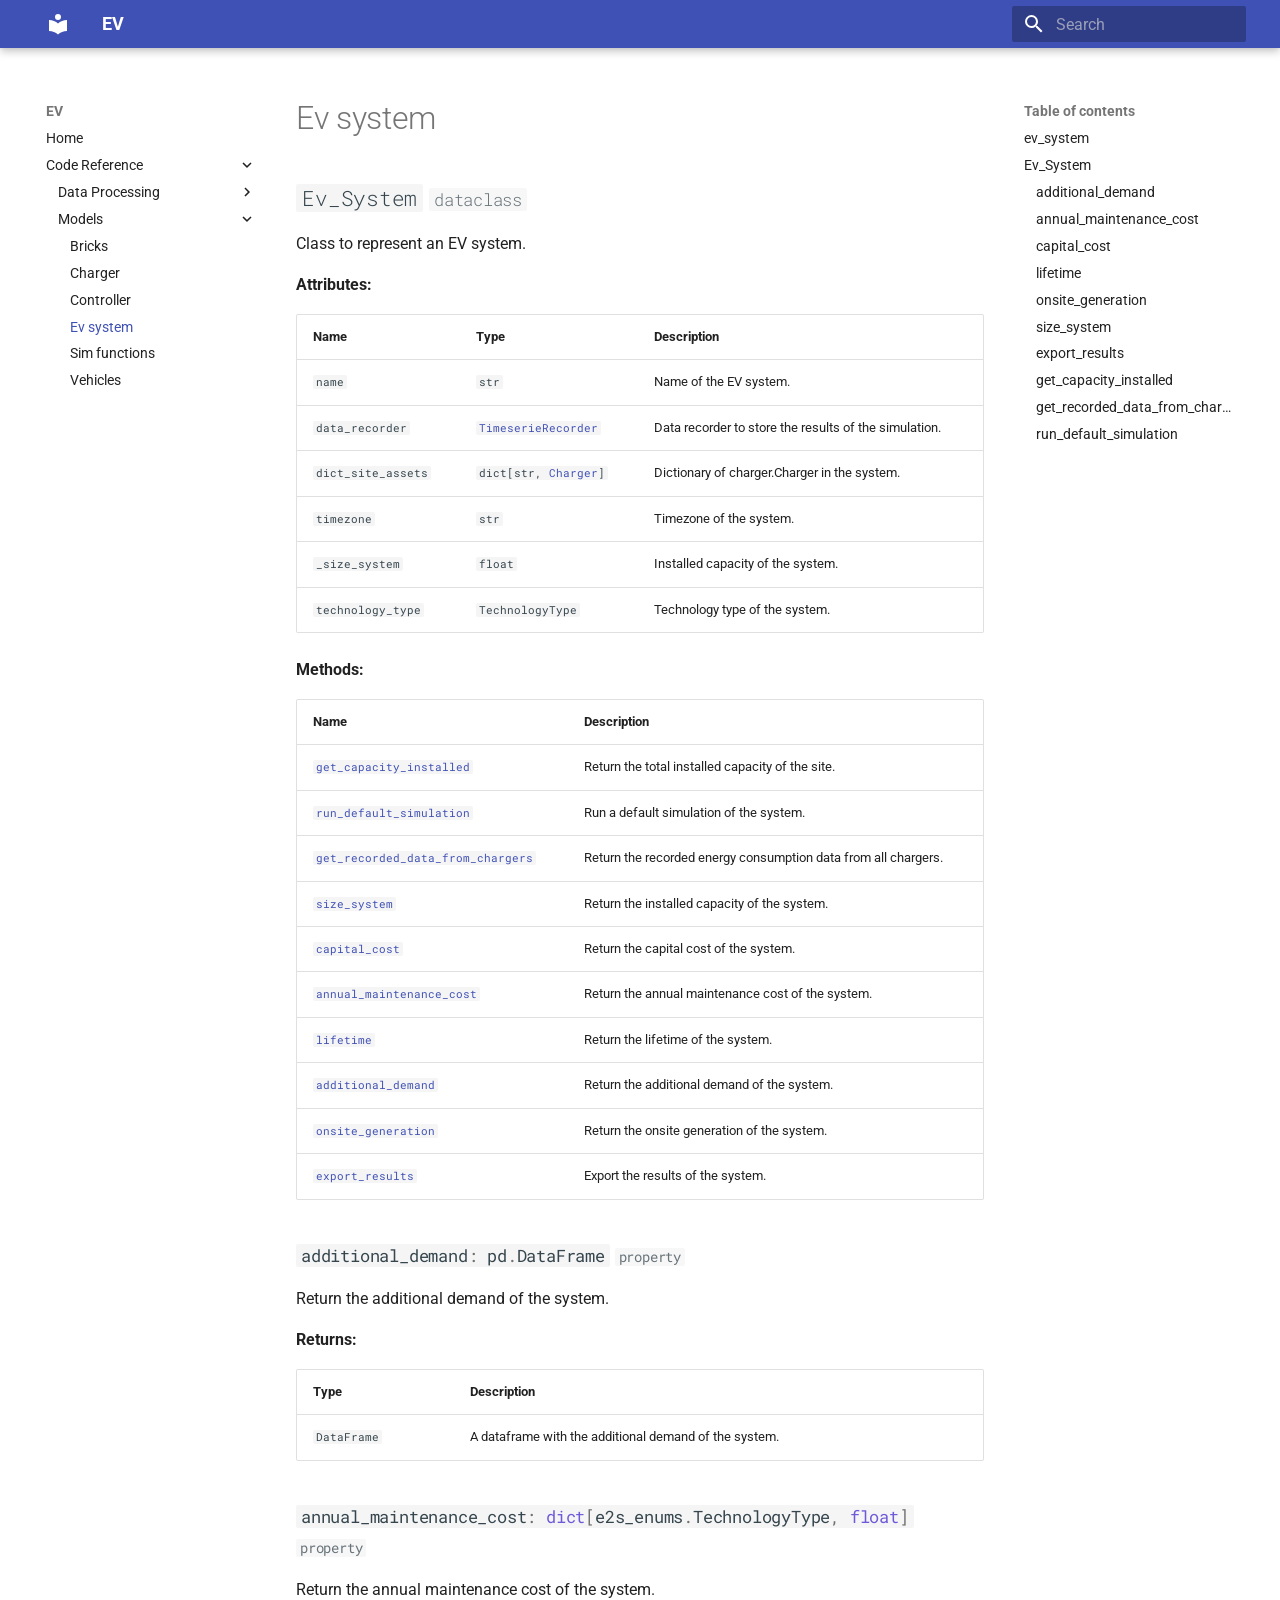
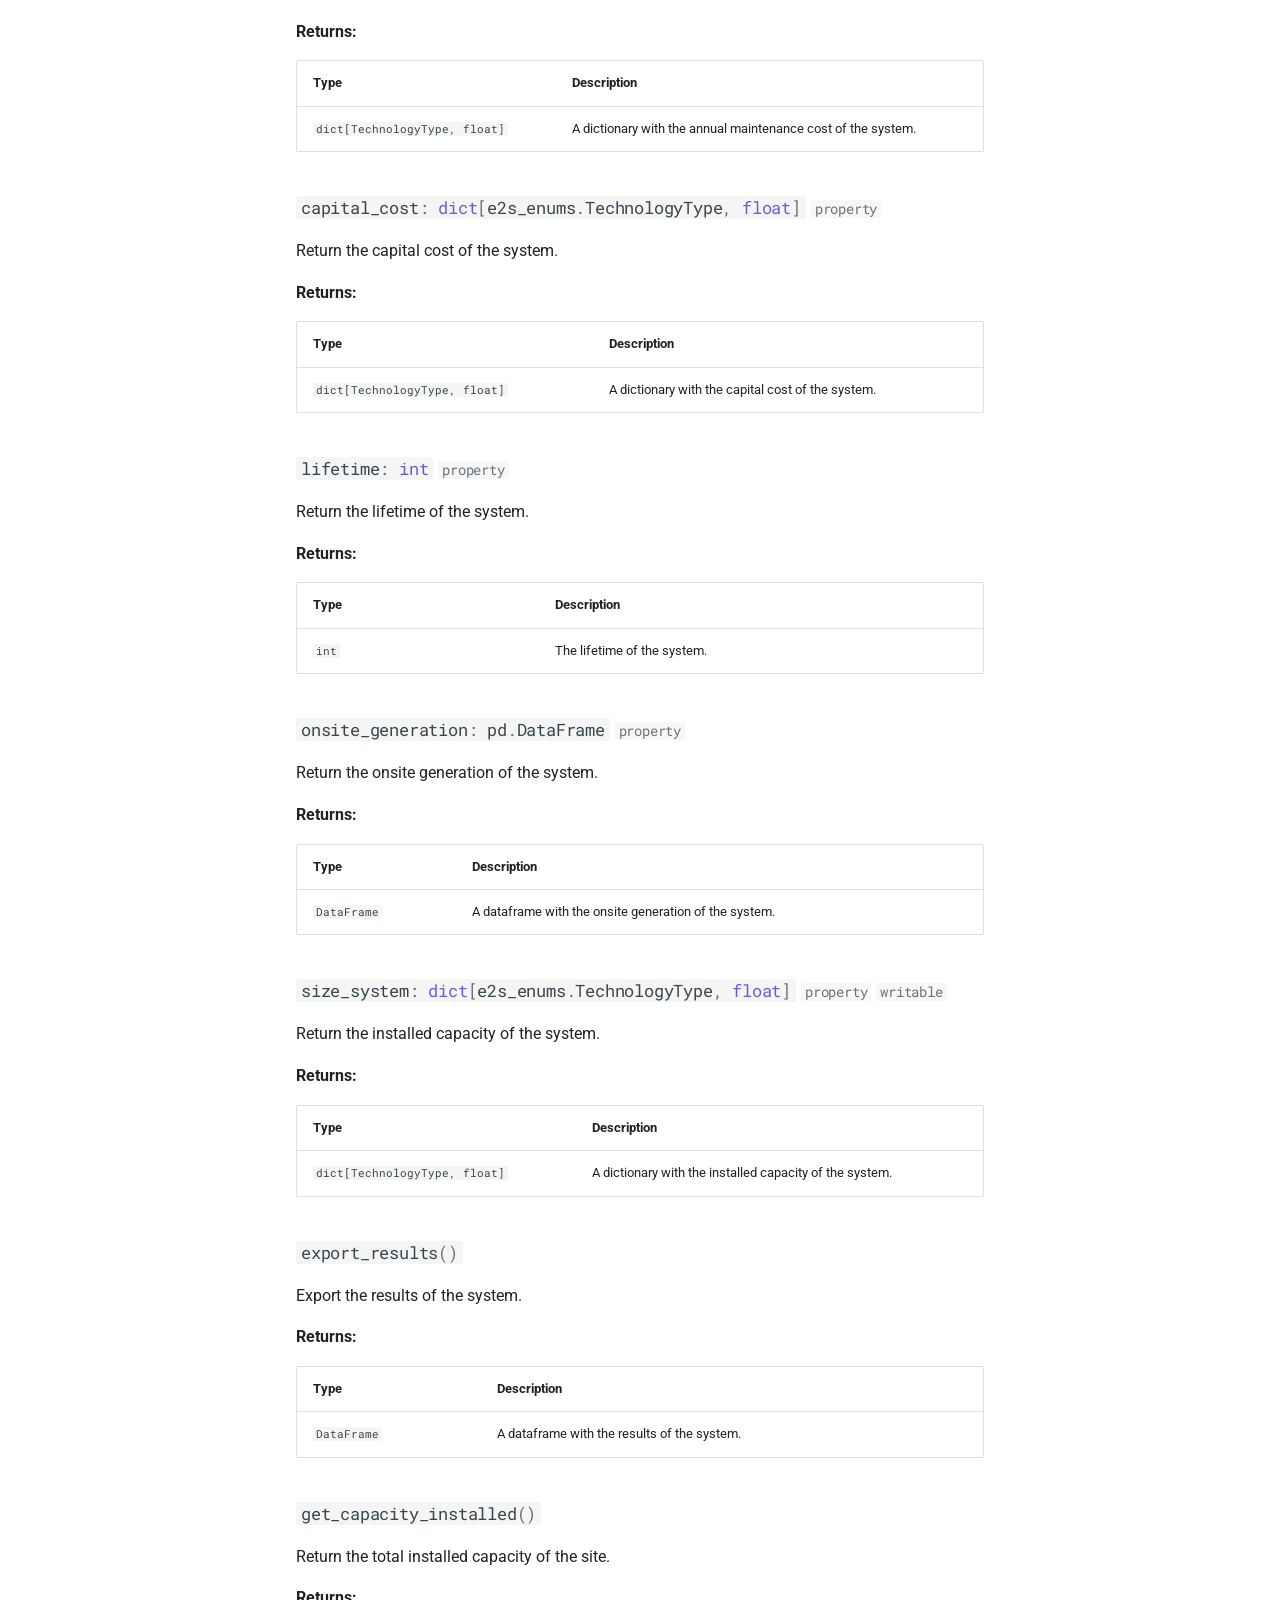
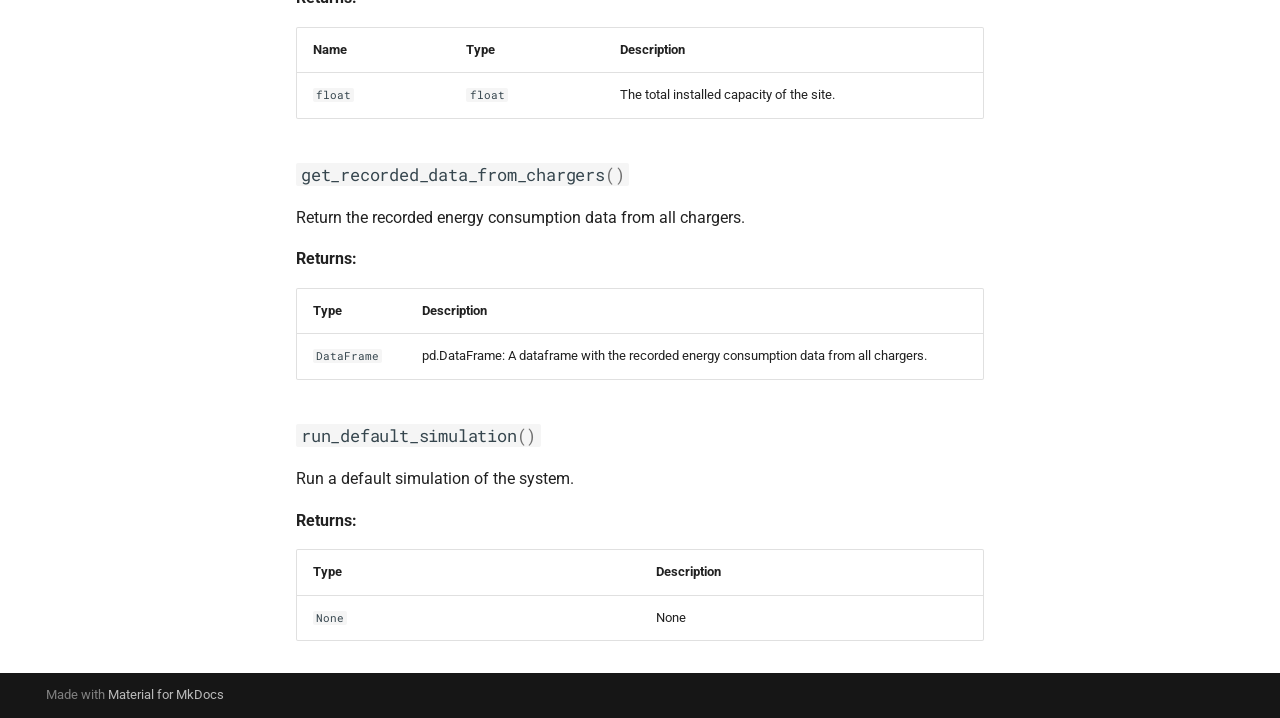
<file: site/reference/models/ev_system/index.html>
<!doctype html>
<html lang="en" class="no-js">
  <head>
    
      <meta charset="utf-8">
      <meta name="viewport" content="width=device-width,initial-scale=1">
      
      
      
      
        <link rel="prev" href="../controller/">
      
      
        <link rel="next" href="../sim_functions/">
      
      
      <link rel="icon" href="../../../assets/images/favicon.png">
      <meta name="generator" content="mkdocs-1.5.3, mkdocs-material-9.5.14">
    
    
      
        <title>Ev system - EV</title>
      
    
    
      <link rel="stylesheet" href="../../../assets/stylesheets/main.10ba22f1.min.css">
      
        
        <link rel="stylesheet" href="../../../assets/stylesheets/palette.06af60db.min.css">
      
      


    
    
      
    
    
      
        
        
        <link rel="preconnect" href="https://fonts.gstatic.com" crossorigin>
        <link rel="stylesheet" href="https://fonts.googleapis.com/css?family=Roboto:300,300i,400,400i,700,700i%7CRoboto+Mono:400,400i,700,700i&display=fallback">
        <style>:root{--md-text-font:"Roboto";--md-code-font:"Roboto Mono"}</style>
      
    
    
      <link rel="stylesheet" href="../../../assets/_mkdocstrings.css">
    
      <link rel="stylesheet" href="../../../styles.css">
    
    <script>__md_scope=new URL("../../..",location),__md_hash=e=>[...e].reduce((e,_)=>(e<<5)-e+_.charCodeAt(0),0),__md_get=(e,_=localStorage,t=__md_scope)=>JSON.parse(_.getItem(t.pathname+"."+e)),__md_set=(e,_,t=localStorage,a=__md_scope)=>{try{t.setItem(a.pathname+"."+e,JSON.stringify(_))}catch(e){}}</script>
    
      

    
    
    
  </head>
  
  
    
    
    
    
    
    <body dir="ltr" data-md-color-scheme="default" data-md-color-primary="cy" data-md-color-accent="purple">
  
    
    <input class="md-toggle" data-md-toggle="drawer" type="checkbox" id="__drawer" autocomplete="off">
    <input class="md-toggle" data-md-toggle="search" type="checkbox" id="__search" autocomplete="off">
    <label class="md-overlay" for="__drawer"></label>
    <div data-md-component="skip">
      
        
        <a href="#ev_model.models.ev_system" class="md-skip">
          Skip to content
        </a>
      
    </div>
    <div data-md-component="announce">
      
    </div>
    
    
      

  

<header class="md-header md-header--shadow" data-md-component="header">
  <nav class="md-header__inner md-grid" aria-label="Header">
    <a href="../../.." title="EV" class="md-header__button md-logo" aria-label="EV" data-md-component="logo">
      
  
  <svg xmlns="http://www.w3.org/2000/svg" viewBox="0 0 24 24"><path d="M12 8a3 3 0 0 0 3-3 3 3 0 0 0-3-3 3 3 0 0 0-3 3 3 3 0 0 0 3 3m0 3.54C9.64 9.35 6.5 8 3 8v11c3.5 0 6.64 1.35 9 3.54 2.36-2.19 5.5-3.54 9-3.54V8c-3.5 0-6.64 1.35-9 3.54Z"/></svg>

    </a>
    <label class="md-header__button md-icon" for="__drawer">
      
      <svg xmlns="http://www.w3.org/2000/svg" viewBox="0 0 24 24"><path d="M3 6h18v2H3V6m0 5h18v2H3v-2m0 5h18v2H3v-2Z"/></svg>
    </label>
    <div class="md-header__title" data-md-component="header-title">
      <div class="md-header__ellipsis">
        <div class="md-header__topic">
          <span class="md-ellipsis">
            EV
          </span>
        </div>
        <div class="md-header__topic" data-md-component="header-topic">
          <span class="md-ellipsis">
            
              Ev system
            
          </span>
        </div>
      </div>
    </div>
    
      
    
    
    
    
      <label class="md-header__button md-icon" for="__search">
        
        <svg xmlns="http://www.w3.org/2000/svg" viewBox="0 0 24 24"><path d="M9.5 3A6.5 6.5 0 0 1 16 9.5c0 1.61-.59 3.09-1.56 4.23l.27.27h.79l5 5-1.5 1.5-5-5v-.79l-.27-.27A6.516 6.516 0 0 1 9.5 16 6.5 6.5 0 0 1 3 9.5 6.5 6.5 0 0 1 9.5 3m0 2C7 5 5 7 5 9.5S7 14 9.5 14 14 12 14 9.5 12 5 9.5 5Z"/></svg>
      </label>
      <div class="md-search" data-md-component="search" role="dialog">
  <label class="md-search__overlay" for="__search"></label>
  <div class="md-search__inner" role="search">
    <form class="md-search__form" name="search">
      <input type="text" class="md-search__input" name="query" aria-label="Search" placeholder="Search" autocapitalize="off" autocorrect="off" autocomplete="off" spellcheck="false" data-md-component="search-query" required>
      <label class="md-search__icon md-icon" for="__search">
        
        <svg xmlns="http://www.w3.org/2000/svg" viewBox="0 0 24 24"><path d="M9.5 3A6.5 6.5 0 0 1 16 9.5c0 1.61-.59 3.09-1.56 4.23l.27.27h.79l5 5-1.5 1.5-5-5v-.79l-.27-.27A6.516 6.516 0 0 1 9.5 16 6.5 6.5 0 0 1 3 9.5 6.5 6.5 0 0 1 9.5 3m0 2C7 5 5 7 5 9.5S7 14 9.5 14 14 12 14 9.5 12 5 9.5 5Z"/></svg>
        
        <svg xmlns="http://www.w3.org/2000/svg" viewBox="0 0 24 24"><path d="M20 11v2H8l5.5 5.5-1.42 1.42L4.16 12l7.92-7.92L13.5 5.5 8 11h12Z"/></svg>
      </label>
      <nav class="md-search__options" aria-label="Search">
        
        <button type="reset" class="md-search__icon md-icon" title="Clear" aria-label="Clear" tabindex="-1">
          
          <svg xmlns="http://www.w3.org/2000/svg" viewBox="0 0 24 24"><path d="M19 6.41 17.59 5 12 10.59 6.41 5 5 6.41 10.59 12 5 17.59 6.41 19 12 13.41 17.59 19 19 17.59 13.41 12 19 6.41Z"/></svg>
        </button>
      </nav>
      
    </form>
    <div class="md-search__output">
      <div class="md-search__scrollwrap" data-md-scrollfix>
        <div class="md-search-result" data-md-component="search-result">
          <div class="md-search-result__meta">
            Initializing search
          </div>
          <ol class="md-search-result__list" role="presentation"></ol>
        </div>
      </div>
    </div>
  </div>
</div>
    
    
  </nav>
  
</header>
    
    <div class="md-container" data-md-component="container">
      
      
        
          
        
      
      <main class="md-main" data-md-component="main">
        <div class="md-main__inner md-grid">
          
            
              
              <div class="md-sidebar md-sidebar--primary" data-md-component="sidebar" data-md-type="navigation" >
                <div class="md-sidebar__scrollwrap">
                  <div class="md-sidebar__inner">
                    



<nav class="md-nav md-nav--primary" aria-label="Navigation" data-md-level="0">
  <label class="md-nav__title" for="__drawer">
    <a href="../../.." title="EV" class="md-nav__button md-logo" aria-label="EV" data-md-component="logo">
      
  
  <svg xmlns="http://www.w3.org/2000/svg" viewBox="0 0 24 24"><path d="M12 8a3 3 0 0 0 3-3 3 3 0 0 0-3-3 3 3 0 0 0-3 3 3 3 0 0 0 3 3m0 3.54C9.64 9.35 6.5 8 3 8v11c3.5 0 6.64 1.35 9 3.54 2.36-2.19 5.5-3.54 9-3.54V8c-3.5 0-6.64 1.35-9 3.54Z"/></svg>

    </a>
    EV
  </label>
  
  <ul class="md-nav__list" data-md-scrollfix>
    
      
      
  
  
  
  
    <li class="md-nav__item">
      <a href="../../.." class="md-nav__link">
        
  
  <span class="md-ellipsis">
    Home
  </span>
  

      </a>
    </li>
  

    
      
      
  
  
    
  
  
  
    
    
    
    
    <li class="md-nav__item md-nav__item--active md-nav__item--nested">
      
        
        
        <input class="md-nav__toggle md-toggle " type="checkbox" id="__nav_2" checked>
        
          
          <label class="md-nav__link" for="__nav_2" id="__nav_2_label" tabindex="0">
            
  
  <span class="md-ellipsis">
    Code Reference
  </span>
  

            <span class="md-nav__icon md-icon"></span>
          </label>
        
        <nav class="md-nav" data-md-level="1" aria-labelledby="__nav_2_label" aria-expanded="true">
          <label class="md-nav__title" for="__nav_2">
            <span class="md-nav__icon md-icon"></span>
            Code Reference
          </label>
          <ul class="md-nav__list" data-md-scrollfix>
            
              
                
  
  
  
  
    
    
    
    
    <li class="md-nav__item md-nav__item--nested">
      
        
        
        <input class="md-nav__toggle md-toggle " type="checkbox" id="__nav_2_1" >
        
          
          <label class="md-nav__link" for="__nav_2_1" id="__nav_2_1_label" tabindex="0">
            
  
  <span class="md-ellipsis">
    Data Processing
  </span>
  

            <span class="md-nav__icon md-icon"></span>
          </label>
        
        <nav class="md-nav" data-md-level="2" aria-labelledby="__nav_2_1_label" aria-expanded="false">
          <label class="md-nav__title" for="__nav_2_1">
            <span class="md-nav__icon md-icon"></span>
            Data Processing
          </label>
          <ul class="md-nav__list" data-md-scrollfix>
            
              
                
  
  
  
  
    <li class="md-nav__item">
      <a href="../../data/data_processing/" class="md-nav__link">
        
  
  <span class="md-ellipsis">
    Data processing
  </span>
  

      </a>
    </li>
  

              
            
              
                
  
  
  
  
    <li class="md-nav__item">
      <a href="../../data/example_data_import/" class="md-nav__link">
        
  
  <span class="md-ellipsis">
    Example data import
  </span>
  

      </a>
    </li>
  

              
            
          </ul>
        </nav>
      
    </li>
  

              
            
              
                
  
  
    
  
  
  
    
    
    
    
    <li class="md-nav__item md-nav__item--active md-nav__item--nested">
      
        
        
        <input class="md-nav__toggle md-toggle " type="checkbox" id="__nav_2_2" checked>
        
          
          <label class="md-nav__link" for="__nav_2_2" id="__nav_2_2_label" tabindex="0">
            
  
  <span class="md-ellipsis">
    Models
  </span>
  

            <span class="md-nav__icon md-icon"></span>
          </label>
        
        <nav class="md-nav" data-md-level="2" aria-labelledby="__nav_2_2_label" aria-expanded="true">
          <label class="md-nav__title" for="__nav_2_2">
            <span class="md-nav__icon md-icon"></span>
            Models
          </label>
          <ul class="md-nav__list" data-md-scrollfix>
            
              
                
  
  
  
  
    <li class="md-nav__item">
      <a href="../bricks/" class="md-nav__link">
        
  
  <span class="md-ellipsis">
    Bricks
  </span>
  

      </a>
    </li>
  

              
            
              
                
  
  
  
  
    <li class="md-nav__item">
      <a href="../charger/" class="md-nav__link">
        
  
  <span class="md-ellipsis">
    Charger
  </span>
  

      </a>
    </li>
  

              
            
              
                
  
  
  
  
    <li class="md-nav__item">
      <a href="../controller/" class="md-nav__link">
        
  
  <span class="md-ellipsis">
    Controller
  </span>
  

      </a>
    </li>
  

              
            
              
                
  
  
    
  
  
  
    <li class="md-nav__item md-nav__item--active">
      
      <input class="md-nav__toggle md-toggle" type="checkbox" id="__toc">
      
      
      
        <label class="md-nav__link md-nav__link--active" for="__toc">
          
  
  <span class="md-ellipsis">
    Ev system
  </span>
  

          <span class="md-nav__icon md-icon"></span>
        </label>
      
      <a href="./" class="md-nav__link md-nav__link--active">
        
  
  <span class="md-ellipsis">
    Ev system
  </span>
  

      </a>
      
        

<nav class="md-nav md-nav--secondary" aria-label="Table of contents">
  
  
  
  
    <label class="md-nav__title" for="__toc">
      <span class="md-nav__icon md-icon"></span>
      Table of contents
    </label>
    <ul class="md-nav__list" data-md-component="toc" data-md-scrollfix>
      
        <li class="md-nav__item">
  <a href="#ev_model.models.ev_system" class="md-nav__link">
    <span class="md-ellipsis">
      ev_system
    </span>
  </a>
  
</li>
      
        <li class="md-nav__item">
  <a href="#ev_model.models.ev_system.Ev_System" class="md-nav__link">
    <span class="md-ellipsis">
      Ev_System
    </span>
  </a>
  
    <nav class="md-nav" aria-label="Ev_System">
      <ul class="md-nav__list">
        
          <li class="md-nav__item">
  <a href="#ev_model.models.ev_system.Ev_System.additional_demand" class="md-nav__link">
    <span class="md-ellipsis">
      additional_demand
    </span>
  </a>
  
</li>
        
          <li class="md-nav__item">
  <a href="#ev_model.models.ev_system.Ev_System.annual_maintenance_cost" class="md-nav__link">
    <span class="md-ellipsis">
      annual_maintenance_cost
    </span>
  </a>
  
</li>
        
          <li class="md-nav__item">
  <a href="#ev_model.models.ev_system.Ev_System.capital_cost" class="md-nav__link">
    <span class="md-ellipsis">
      capital_cost
    </span>
  </a>
  
</li>
        
          <li class="md-nav__item">
  <a href="#ev_model.models.ev_system.Ev_System.lifetime" class="md-nav__link">
    <span class="md-ellipsis">
      lifetime
    </span>
  </a>
  
</li>
        
          <li class="md-nav__item">
  <a href="#ev_model.models.ev_system.Ev_System.onsite_generation" class="md-nav__link">
    <span class="md-ellipsis">
      onsite_generation
    </span>
  </a>
  
</li>
        
          <li class="md-nav__item">
  <a href="#ev_model.models.ev_system.Ev_System.size_system" class="md-nav__link">
    <span class="md-ellipsis">
      size_system
    </span>
  </a>
  
</li>
        
          <li class="md-nav__item">
  <a href="#ev_model.models.ev_system.Ev_System.export_results" class="md-nav__link">
    <span class="md-ellipsis">
      export_results
    </span>
  </a>
  
</li>
        
          <li class="md-nav__item">
  <a href="#ev_model.models.ev_system.Ev_System.get_capacity_installed" class="md-nav__link">
    <span class="md-ellipsis">
      get_capacity_installed
    </span>
  </a>
  
</li>
        
          <li class="md-nav__item">
  <a href="#ev_model.models.ev_system.Ev_System.get_recorded_data_from_chargers" class="md-nav__link">
    <span class="md-ellipsis">
      get_recorded_data_from_chargers
    </span>
  </a>
  
</li>
        
          <li class="md-nav__item">
  <a href="#ev_model.models.ev_system.Ev_System.run_default_simulation" class="md-nav__link">
    <span class="md-ellipsis">
      run_default_simulation
    </span>
  </a>
  
</li>
        
      </ul>
    </nav>
  
</li>
      
    </ul>
  
</nav>
      
    </li>
  

              
            
              
                
  
  
  
  
    <li class="md-nav__item">
      <a href="../sim_functions/" class="md-nav__link">
        
  
  <span class="md-ellipsis">
    Sim functions
  </span>
  

      </a>
    </li>
  

              
            
              
                
  
  
  
  
    <li class="md-nav__item">
      <a href="../vehicles/" class="md-nav__link">
        
  
  <span class="md-ellipsis">
    Vehicles
  </span>
  

      </a>
    </li>
  

              
            
          </ul>
        </nav>
      
    </li>
  

              
            
          </ul>
        </nav>
      
    </li>
  

    
  </ul>
</nav>
                  </div>
                </div>
              </div>
            
            
              
              <div class="md-sidebar md-sidebar--secondary" data-md-component="sidebar" data-md-type="toc" >
                <div class="md-sidebar__scrollwrap">
                  <div class="md-sidebar__inner">
                    

<nav class="md-nav md-nav--secondary" aria-label="Table of contents">
  
  
  
  
    <label class="md-nav__title" for="__toc">
      <span class="md-nav__icon md-icon"></span>
      Table of contents
    </label>
    <ul class="md-nav__list" data-md-component="toc" data-md-scrollfix>
      
        <li class="md-nav__item">
  <a href="#ev_model.models.ev_system" class="md-nav__link">
    <span class="md-ellipsis">
      ev_system
    </span>
  </a>
  
</li>
      
        <li class="md-nav__item">
  <a href="#ev_model.models.ev_system.Ev_System" class="md-nav__link">
    <span class="md-ellipsis">
      Ev_System
    </span>
  </a>
  
    <nav class="md-nav" aria-label="Ev_System">
      <ul class="md-nav__list">
        
          <li class="md-nav__item">
  <a href="#ev_model.models.ev_system.Ev_System.additional_demand" class="md-nav__link">
    <span class="md-ellipsis">
      additional_demand
    </span>
  </a>
  
</li>
        
          <li class="md-nav__item">
  <a href="#ev_model.models.ev_system.Ev_System.annual_maintenance_cost" class="md-nav__link">
    <span class="md-ellipsis">
      annual_maintenance_cost
    </span>
  </a>
  
</li>
        
          <li class="md-nav__item">
  <a href="#ev_model.models.ev_system.Ev_System.capital_cost" class="md-nav__link">
    <span class="md-ellipsis">
      capital_cost
    </span>
  </a>
  
</li>
        
          <li class="md-nav__item">
  <a href="#ev_model.models.ev_system.Ev_System.lifetime" class="md-nav__link">
    <span class="md-ellipsis">
      lifetime
    </span>
  </a>
  
</li>
        
          <li class="md-nav__item">
  <a href="#ev_model.models.ev_system.Ev_System.onsite_generation" class="md-nav__link">
    <span class="md-ellipsis">
      onsite_generation
    </span>
  </a>
  
</li>
        
          <li class="md-nav__item">
  <a href="#ev_model.models.ev_system.Ev_System.size_system" class="md-nav__link">
    <span class="md-ellipsis">
      size_system
    </span>
  </a>
  
</li>
        
          <li class="md-nav__item">
  <a href="#ev_model.models.ev_system.Ev_System.export_results" class="md-nav__link">
    <span class="md-ellipsis">
      export_results
    </span>
  </a>
  
</li>
        
          <li class="md-nav__item">
  <a href="#ev_model.models.ev_system.Ev_System.get_capacity_installed" class="md-nav__link">
    <span class="md-ellipsis">
      get_capacity_installed
    </span>
  </a>
  
</li>
        
          <li class="md-nav__item">
  <a href="#ev_model.models.ev_system.Ev_System.get_recorded_data_from_chargers" class="md-nav__link">
    <span class="md-ellipsis">
      get_recorded_data_from_chargers
    </span>
  </a>
  
</li>
        
          <li class="md-nav__item">
  <a href="#ev_model.models.ev_system.Ev_System.run_default_simulation" class="md-nav__link">
    <span class="md-ellipsis">
      run_default_simulation
    </span>
  </a>
  
</li>
        
      </ul>
    </nav>
  
</li>
      
    </ul>
  
</nav>
                  </div>
                </div>
              </div>
            
          
          
            <div class="md-content" data-md-component="content">
              <article class="md-content__inner md-typeset">
                
                  


  <h1>Ev system</h1>

<div class="doc doc-object doc-module">



<a id="ev_model.models.ev_system"></a>
  <div class="doc doc-contents first">

  

  <div class="doc doc-children">








<div class="doc doc-object doc-class">



<h2 id="ev_model.models.ev_system.Ev_System" class="doc doc-heading">
          <code>Ev_System</code>

  
  <span class="doc doc-labels">
      <small class="doc doc-label doc-label-dataclass"><code>dataclass</code></small>
  </span>

</h2>


  <div class="doc doc-contents ">

  
      <p>Class to represent an EV system.</p>



  <p><strong>Attributes:</strong></p>
  <table>
    <thead>
      <tr>
        <th>Name</th>
        <th>Type</th>
        <th>Description</th>
      </tr>
    </thead>
    <tbody>
        <tr>
          <td><code><span title="ev_model.models.ev_system.Ev_System.name">name</span></code></td>
          <td>
                <code>str</code>
          </td>
          <td>
            <div class="doc-md-description">
              <p>Name of the EV system.</p>
            </div>
          </td>
        </tr>
        <tr>
          <td><code><span title="ev_model.models.ev_system.Ev_System.data_recorder">data_recorder</span></code></td>
          <td>
                <code><a class="autorefs autorefs-internal" title="ev_model.models.bricks.TimeserieRecorder" href="../bricks/#ev_model.models.bricks.TimeserieRecorder">TimeserieRecorder</a></code>
          </td>
          <td>
            <div class="doc-md-description">
              <p>Data recorder to store the results of the simulation.</p>
            </div>
          </td>
        </tr>
        <tr>
          <td><code><span title="ev_model.models.ev_system.Ev_System.dict_site_assets">dict_site_assets</span></code></td>
          <td>
                <code>dict[str, <a class="autorefs autorefs-internal" title="ev_model.models.charger.Charger" href="../charger/#ev_model.models.charger.Charger">Charger</a>]</code>
          </td>
          <td>
            <div class="doc-md-description">
              <p>Dictionary of charger.Charger in the system.</p>
            </div>
          </td>
        </tr>
        <tr>
          <td><code><span title="ev_model.models.ev_system.Ev_System.timezone">timezone</span></code></td>
          <td>
                <code>str</code>
          </td>
          <td>
            <div class="doc-md-description">
              <p>Timezone of the system.</p>
            </div>
          </td>
        </tr>
        <tr>
          <td><code><span title="ev_model.models.ev_system.Ev_System._size_system">_size_system</span></code></td>
          <td>
                <code>float</code>
          </td>
          <td>
            <div class="doc-md-description">
              <p>Installed capacity of the system.</p>
            </div>
          </td>
        </tr>
        <tr>
          <td><code><span title="ev_model.models.ev_system.Ev_System.technology_type">technology_type</span></code></td>
          <td>
                <code><span title="e2slib.structures.enums.TechnologyType">TechnologyType</span></code>
          </td>
          <td>
            <div class="doc-md-description">
              <p>Technology type of the system.</p>
            </div>
          </td>
        </tr>
    </tbody>
  </table>



  <p><strong>Methods:</strong></p>
  <table>
    <thead>
      <tr>
        <th>Name</th>
        <th>Description</th>
      </tr>
    </thead>
    <tbody>
          <tr>
            <td><code><a class="autorefs autorefs-internal" title="ev_model.models.ev_system.Ev_System.get_capacity_installed" href="#ev_model.models.ev_system.Ev_System.get_capacity_installed">get_capacity_installed</a></code></td>
            <td>
              <div class="doc-md-description">
                <p>Return the total installed capacity of the site.</p>
              </div>
            </td>
          </tr>
          <tr>
            <td><code><a class="autorefs autorefs-internal" title="ev_model.models.ev_system.Ev_System.run_default_simulation" href="#ev_model.models.ev_system.Ev_System.run_default_simulation">run_default_simulation</a></code></td>
            <td>
              <div class="doc-md-description">
                <p>Run a default simulation of the system.</p>
              </div>
            </td>
          </tr>
          <tr>
            <td><code><a class="autorefs autorefs-internal" title="ev_model.models.ev_system.Ev_System.get_recorded_data_from_chargers" href="#ev_model.models.ev_system.Ev_System.get_recorded_data_from_chargers">get_recorded_data_from_chargers</a></code></td>
            <td>
              <div class="doc-md-description">
                <p>Return the recorded energy consumption data from all chargers.</p>
              </div>
            </td>
          </tr>
          <tr>
            <td><code><a class="autorefs autorefs-internal" title="ev_model.models.ev_system.Ev_System.size_system" href="#ev_model.models.ev_system.Ev_System.size_system">size_system</a></code></td>
            <td>
              <div class="doc-md-description">
                <p>Return the installed capacity of the system.</p>
              </div>
            </td>
          </tr>
          <tr>
            <td><code><a class="autorefs autorefs-internal" title="ev_model.models.ev_system.Ev_System.capital_cost" href="#ev_model.models.ev_system.Ev_System.capital_cost">capital_cost</a></code></td>
            <td>
              <div class="doc-md-description">
                <p>Return the capital cost of the system.</p>
              </div>
            </td>
          </tr>
          <tr>
            <td><code><a class="autorefs autorefs-internal" title="ev_model.models.ev_system.Ev_System.annual_maintenance_cost" href="#ev_model.models.ev_system.Ev_System.annual_maintenance_cost">annual_maintenance_cost</a></code></td>
            <td>
              <div class="doc-md-description">
                <p>Return the annual maintenance cost of the system.</p>
              </div>
            </td>
          </tr>
          <tr>
            <td><code><a class="autorefs autorefs-internal" title="ev_model.models.ev_system.Ev_System.lifetime" href="#ev_model.models.ev_system.Ev_System.lifetime">lifetime</a></code></td>
            <td>
              <div class="doc-md-description">
                <p>Return the lifetime of the system.</p>
              </div>
            </td>
          </tr>
          <tr>
            <td><code><a class="autorefs autorefs-internal" title="ev_model.models.ev_system.Ev_System.additional_demand" href="#ev_model.models.ev_system.Ev_System.additional_demand">additional_demand</a></code></td>
            <td>
              <div class="doc-md-description">
                <p>Return the additional demand of the system.</p>
              </div>
            </td>
          </tr>
          <tr>
            <td><code><a class="autorefs autorefs-internal" title="ev_model.models.ev_system.Ev_System.onsite_generation" href="#ev_model.models.ev_system.Ev_System.onsite_generation">onsite_generation</a></code></td>
            <td>
              <div class="doc-md-description">
                <p>Return the onsite generation of the system.</p>
              </div>
            </td>
          </tr>
          <tr>
            <td><code><a class="autorefs autorefs-internal" title="ev_model.models.ev_system.Ev_System.export_results" href="#ev_model.models.ev_system.Ev_System.export_results">export_results</a></code></td>
            <td>
              <div class="doc-md-description">
                <p>Export the results of the system.</p>
              </div>
            </td>
          </tr>
    </tbody>
  </table>


  

  <div class="doc doc-children">







<div class="doc doc-object doc-attribute">



<h3 id="ev_model.models.ev_system.Ev_System.additional_demand" class="doc doc-heading">
          <code class="highlight language-python"><span class="n">additional_demand</span><span class="p">:</span> <span class="n">pd</span><span class="o">.</span><span class="n">DataFrame</span></code>
  
  <span class="doc doc-labels">
      <small class="doc doc-label doc-label-property"><code>property</code></small>
  </span>

</h3>


  <div class="doc doc-contents ">
  
      <p>Return the additional demand of the system.</p>



  <p><strong>Returns:</strong></p>
  <table>
    <thead>
      <tr>
        <th>Type</th>
        <th>Description</th>
      </tr>
    </thead>
    <tbody>
        <tr>
          <td>
                <code><span title="pandas.DataFrame">DataFrame</span></code>
          </td>
          <td>
            <div class="doc-md-description">
              <p>A dataframe with the additional demand of the system.</p>
            </div>
          </td>
        </tr>
    </tbody>
  </table>
  </div>

</div>

<div class="doc doc-object doc-attribute">



<h3 id="ev_model.models.ev_system.Ev_System.annual_maintenance_cost" class="doc doc-heading">
          <code class="highlight language-python"><span class="n">annual_maintenance_cost</span><span class="p">:</span> <span class="nb">dict</span><span class="p">[</span><span class="n">e2s_enums</span><span class="o">.</span><span class="n">TechnologyType</span><span class="p">,</span> <span class="nb">float</span><span class="p">]</span></code>
  
  <span class="doc doc-labels">
      <small class="doc doc-label doc-label-property"><code>property</code></small>
  </span>

</h3>


  <div class="doc doc-contents ">
  
      <p>Return the annual maintenance cost of the system.</p>



  <p><strong>Returns:</strong></p>
  <table>
    <thead>
      <tr>
        <th>Type</th>
        <th>Description</th>
      </tr>
    </thead>
    <tbody>
        <tr>
          <td>
                <code>dict[<span title="e2slib.structures.enums.TechnologyType">TechnologyType</span>, float]</code>
          </td>
          <td>
            <div class="doc-md-description">
              <p>A dictionary with the annual maintenance cost of the system.</p>
            </div>
          </td>
        </tr>
    </tbody>
  </table>
  </div>

</div>

<div class="doc doc-object doc-attribute">



<h3 id="ev_model.models.ev_system.Ev_System.capital_cost" class="doc doc-heading">
          <code class="highlight language-python"><span class="n">capital_cost</span><span class="p">:</span> <span class="nb">dict</span><span class="p">[</span><span class="n">e2s_enums</span><span class="o">.</span><span class="n">TechnologyType</span><span class="p">,</span> <span class="nb">float</span><span class="p">]</span></code>
  
  <span class="doc doc-labels">
      <small class="doc doc-label doc-label-property"><code>property</code></small>
  </span>

</h3>


  <div class="doc doc-contents ">
  
      <p>Return the capital cost of the system.</p>



  <p><strong>Returns:</strong></p>
  <table>
    <thead>
      <tr>
        <th>Type</th>
        <th>Description</th>
      </tr>
    </thead>
    <tbody>
        <tr>
          <td>
                <code>dict[<span title="e2slib.structures.enums.TechnologyType">TechnologyType</span>, float]</code>
          </td>
          <td>
            <div class="doc-md-description">
              <p>A dictionary with the capital cost of the system.</p>
            </div>
          </td>
        </tr>
    </tbody>
  </table>
  </div>

</div>

<div class="doc doc-object doc-attribute">



<h3 id="ev_model.models.ev_system.Ev_System.lifetime" class="doc doc-heading">
          <code class="highlight language-python"><span class="n">lifetime</span><span class="p">:</span> <span class="nb">int</span></code>
  
  <span class="doc doc-labels">
      <small class="doc doc-label doc-label-property"><code>property</code></small>
  </span>

</h3>


  <div class="doc doc-contents ">
  
      <p>Return the lifetime of the system.</p>



  <p><strong>Returns:</strong></p>
  <table>
    <thead>
      <tr>
        <th>Type</th>
        <th>Description</th>
      </tr>
    </thead>
    <tbody>
        <tr>
          <td>
                <code>int</code>
          </td>
          <td>
            <div class="doc-md-description">
              <p>The lifetime of the system.</p>
            </div>
          </td>
        </tr>
    </tbody>
  </table>
  </div>

</div>

<div class="doc doc-object doc-attribute">



<h3 id="ev_model.models.ev_system.Ev_System.onsite_generation" class="doc doc-heading">
          <code class="highlight language-python"><span class="n">onsite_generation</span><span class="p">:</span> <span class="n">pd</span><span class="o">.</span><span class="n">DataFrame</span></code>
  
  <span class="doc doc-labels">
      <small class="doc doc-label doc-label-property"><code>property</code></small>
  </span>

</h3>


  <div class="doc doc-contents ">
  
      <p>Return the onsite generation of the system.</p>



  <p><strong>Returns:</strong></p>
  <table>
    <thead>
      <tr>
        <th>Type</th>
        <th>Description</th>
      </tr>
    </thead>
    <tbody>
        <tr>
          <td>
                <code><span title="pandas.DataFrame">DataFrame</span></code>
          </td>
          <td>
            <div class="doc-md-description">
              <p>A dataframe with the onsite generation of the system.</p>
            </div>
          </td>
        </tr>
    </tbody>
  </table>
  </div>

</div>

<div class="doc doc-object doc-attribute">



<h3 id="ev_model.models.ev_system.Ev_System.size_system" class="doc doc-heading">
          <code class="highlight language-python"><span class="n">size_system</span><span class="p">:</span> <span class="nb">dict</span><span class="p">[</span><span class="n">e2s_enums</span><span class="o">.</span><span class="n">TechnologyType</span><span class="p">,</span> <span class="nb">float</span><span class="p">]</span></code>
  
  <span class="doc doc-labels">
      <small class="doc doc-label doc-label-property"><code>property</code></small>
      <small class="doc doc-label doc-label-writable"><code>writable</code></small>
  </span>

</h3>


  <div class="doc doc-contents ">
  
      <p>Return the installed capacity of the system.</p>



  <p><strong>Returns:</strong></p>
  <table>
    <thead>
      <tr>
        <th>Type</th>
        <th>Description</th>
      </tr>
    </thead>
    <tbody>
        <tr>
          <td>
                <code>dict[<span title="e2slib.structures.enums.TechnologyType">TechnologyType</span>, float]</code>
          </td>
          <td>
            <div class="doc-md-description">
              <p>A dictionary with the installed capacity of the system.</p>
            </div>
          </td>
        </tr>
    </tbody>
  </table>
  </div>

</div>




<div class="doc doc-object doc-function">



<h3 id="ev_model.models.ev_system.Ev_System.export_results" class="doc doc-heading">
          <code class="highlight language-python"><span class="n">export_results</span><span class="p">()</span></code>

</h3>


  <div class="doc doc-contents ">
  
      <p>Export the results of the system.</p>



  <p><strong>Returns:</strong></p>
  <table>
    <thead>
      <tr>
        <th>Type</th>
        <th>Description</th>
      </tr>
    </thead>
    <tbody>
        <tr>
          <td>
                <code><span title="pandas.DataFrame">DataFrame</span></code>
          </td>
          <td>
            <div class="doc-md-description">
              <p>A dataframe with the results of the system.</p>
            </div>
          </td>
        </tr>
    </tbody>
  </table>

  </div>

</div>


<div class="doc doc-object doc-function">



<h3 id="ev_model.models.ev_system.Ev_System.get_capacity_installed" class="doc doc-heading">
          <code class="highlight language-python"><span class="n">get_capacity_installed</span><span class="p">()</span></code>

</h3>


  <div class="doc doc-contents ">
  
      <p>Return the total installed capacity of the site.</p>



  <p><strong>Returns:</strong></p>
  <table>
    <thead>
      <tr>
<th>Name</th>        <th>Type</th>
        <th>Description</th>
      </tr>
    </thead>
    <tbody>
        <tr>
<td><code>float</code></td>          <td>
                <code>float</code>
          </td>
          <td>
            <div class="doc-md-description">
              <p>The total installed capacity of the site.</p>
            </div>
          </td>
        </tr>
    </tbody>
  </table>

  </div>

</div>


<div class="doc doc-object doc-function">



<h3 id="ev_model.models.ev_system.Ev_System.get_recorded_data_from_chargers" class="doc doc-heading">
          <code class="highlight language-python"><span class="n">get_recorded_data_from_chargers</span><span class="p">()</span></code>

</h3>


  <div class="doc doc-contents ">
  
      <p>Return the recorded energy consumption data from all chargers.</p>



  <p><strong>Returns:</strong></p>
  <table>
    <thead>
      <tr>
        <th>Type</th>
        <th>Description</th>
      </tr>
    </thead>
    <tbody>
        <tr>
          <td>
                <code><span title="pandas.DataFrame">DataFrame</span></code>
          </td>
          <td>
            <div class="doc-md-description">
              <p>pd.DataFrame:
A dataframe with the recorded energy consumption data from all chargers.</p>
            </div>
          </td>
        </tr>
    </tbody>
  </table>

  </div>

</div>


<div class="doc doc-object doc-function">



<h3 id="ev_model.models.ev_system.Ev_System.run_default_simulation" class="doc doc-heading">
          <code class="highlight language-python"><span class="n">run_default_simulation</span><span class="p">()</span></code>

</h3>


  <div class="doc doc-contents ">
  
      <p>Run a default simulation of the system.</p>



  <p><strong>Returns:</strong></p>
  <table>
    <thead>
      <tr>
        <th>Type</th>
        <th>Description</th>
      </tr>
    </thead>
    <tbody>
        <tr>
          <td>
                <code>None</code>
          </td>
          <td>
            <div class="doc-md-description">
              <p>None</p>
            </div>
          </td>
        </tr>
    </tbody>
  </table>

  </div>

</div>



  </div>

  </div>


</div>




  </div>

  </div>

</div>












                
              </article>
            </div>
          
          
<script>var target=document.getElementById(location.hash.slice(1));target&&target.name&&(target.checked=target.name.startsWith("__tabbed_"))</script>
        </div>
        
      </main>
      
        <footer class="md-footer">
  
  <div class="md-footer-meta md-typeset">
    <div class="md-footer-meta__inner md-grid">
      <div class="md-copyright">
  
  
    Made with
    <a href="https://squidfunk.github.io/mkdocs-material/" target="_blank" rel="noopener">
      Material for MkDocs
    </a>
  
</div>
      
    </div>
  </div>
</footer>
      
    </div>
    <div class="md-dialog" data-md-component="dialog">
      <div class="md-dialog__inner md-typeset"></div>
    </div>
    
    
    <script id="__config" type="application/json">{"base": "../../..", "features": [], "search": "../../../assets/javascripts/workers/search.b8dbb3d2.min.js", "translations": {"clipboard.copied": "Copied to clipboard", "clipboard.copy": "Copy to clipboard", "search.result.more.one": "1 more on this page", "search.result.more.other": "# more on this page", "search.result.none": "No matching documents", "search.result.one": "1 matching document", "search.result.other": "# matching documents", "search.result.placeholder": "Type to start searching", "search.result.term.missing": "Missing", "select.version": "Select version"}}</script>
    
    
      <script src="../../../assets/javascripts/bundle.bd41221c.min.js"></script>
      
    
  </body>
</html>
</file>
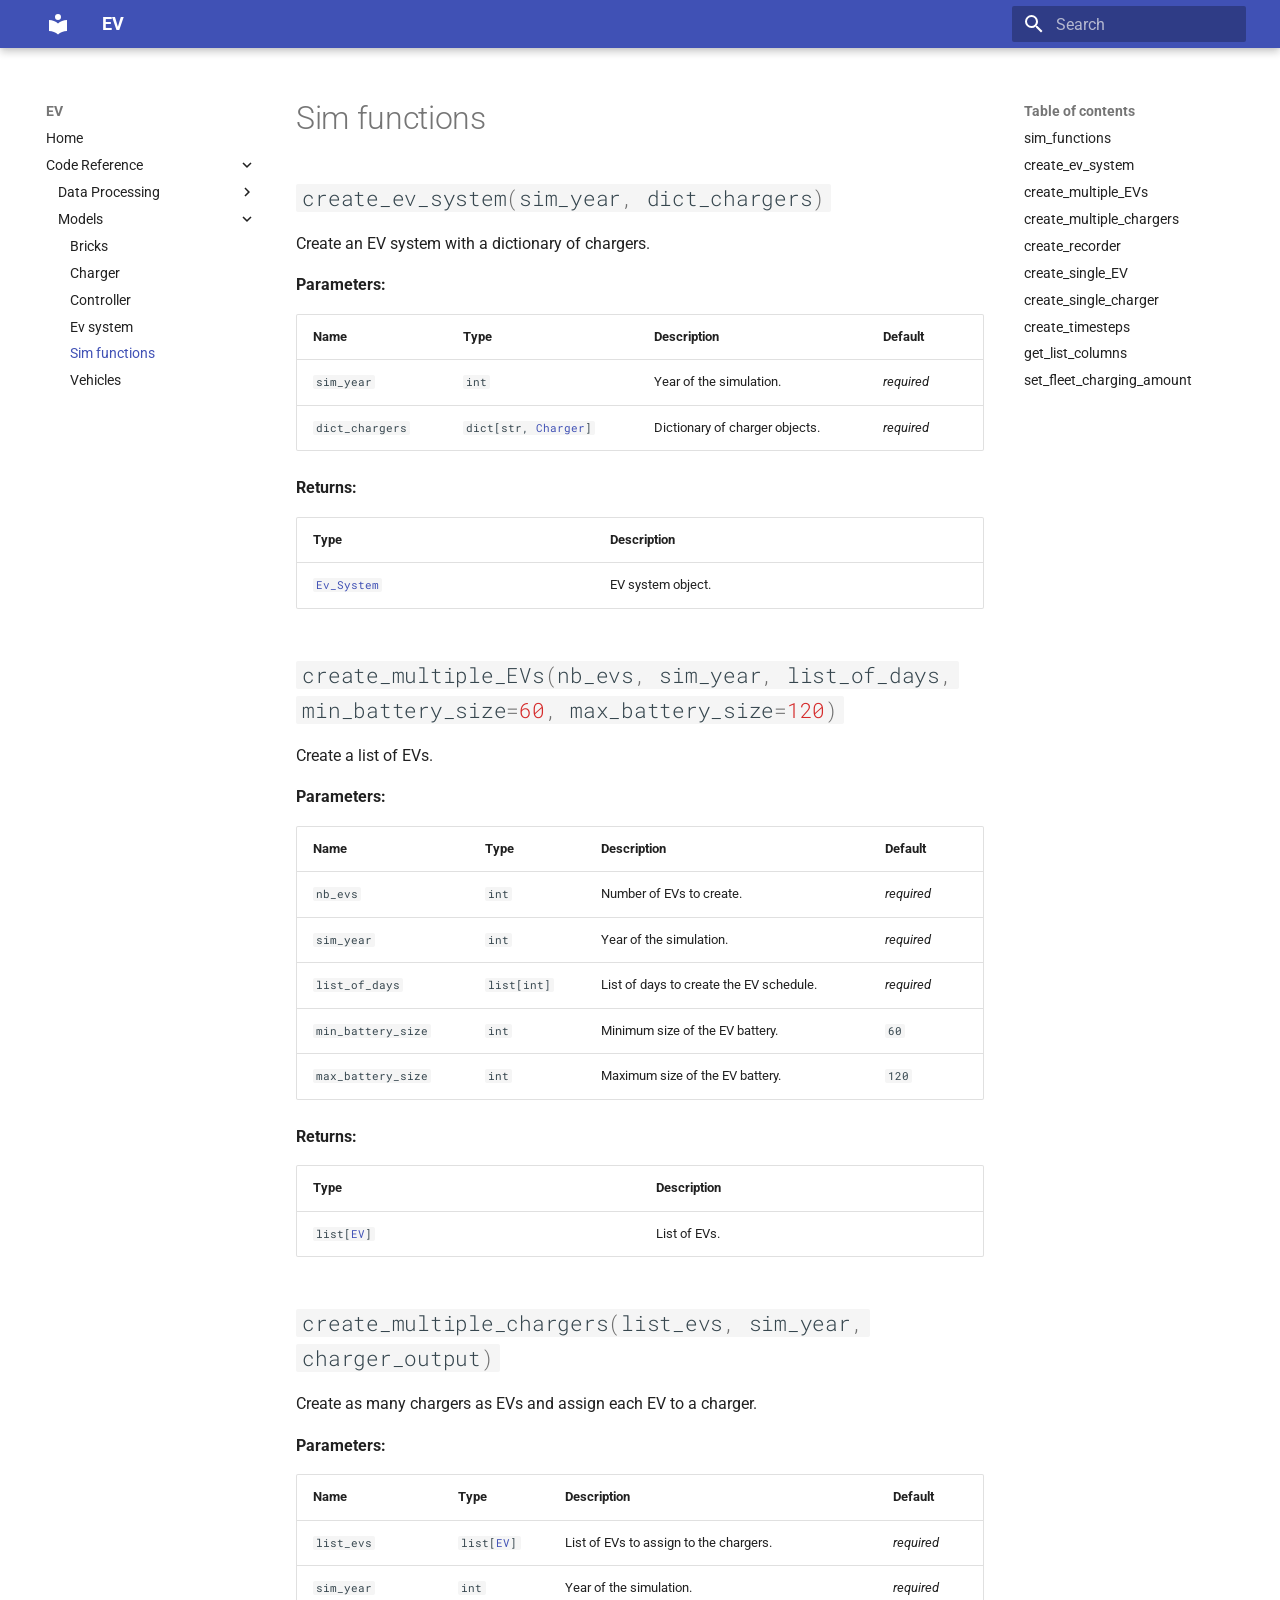
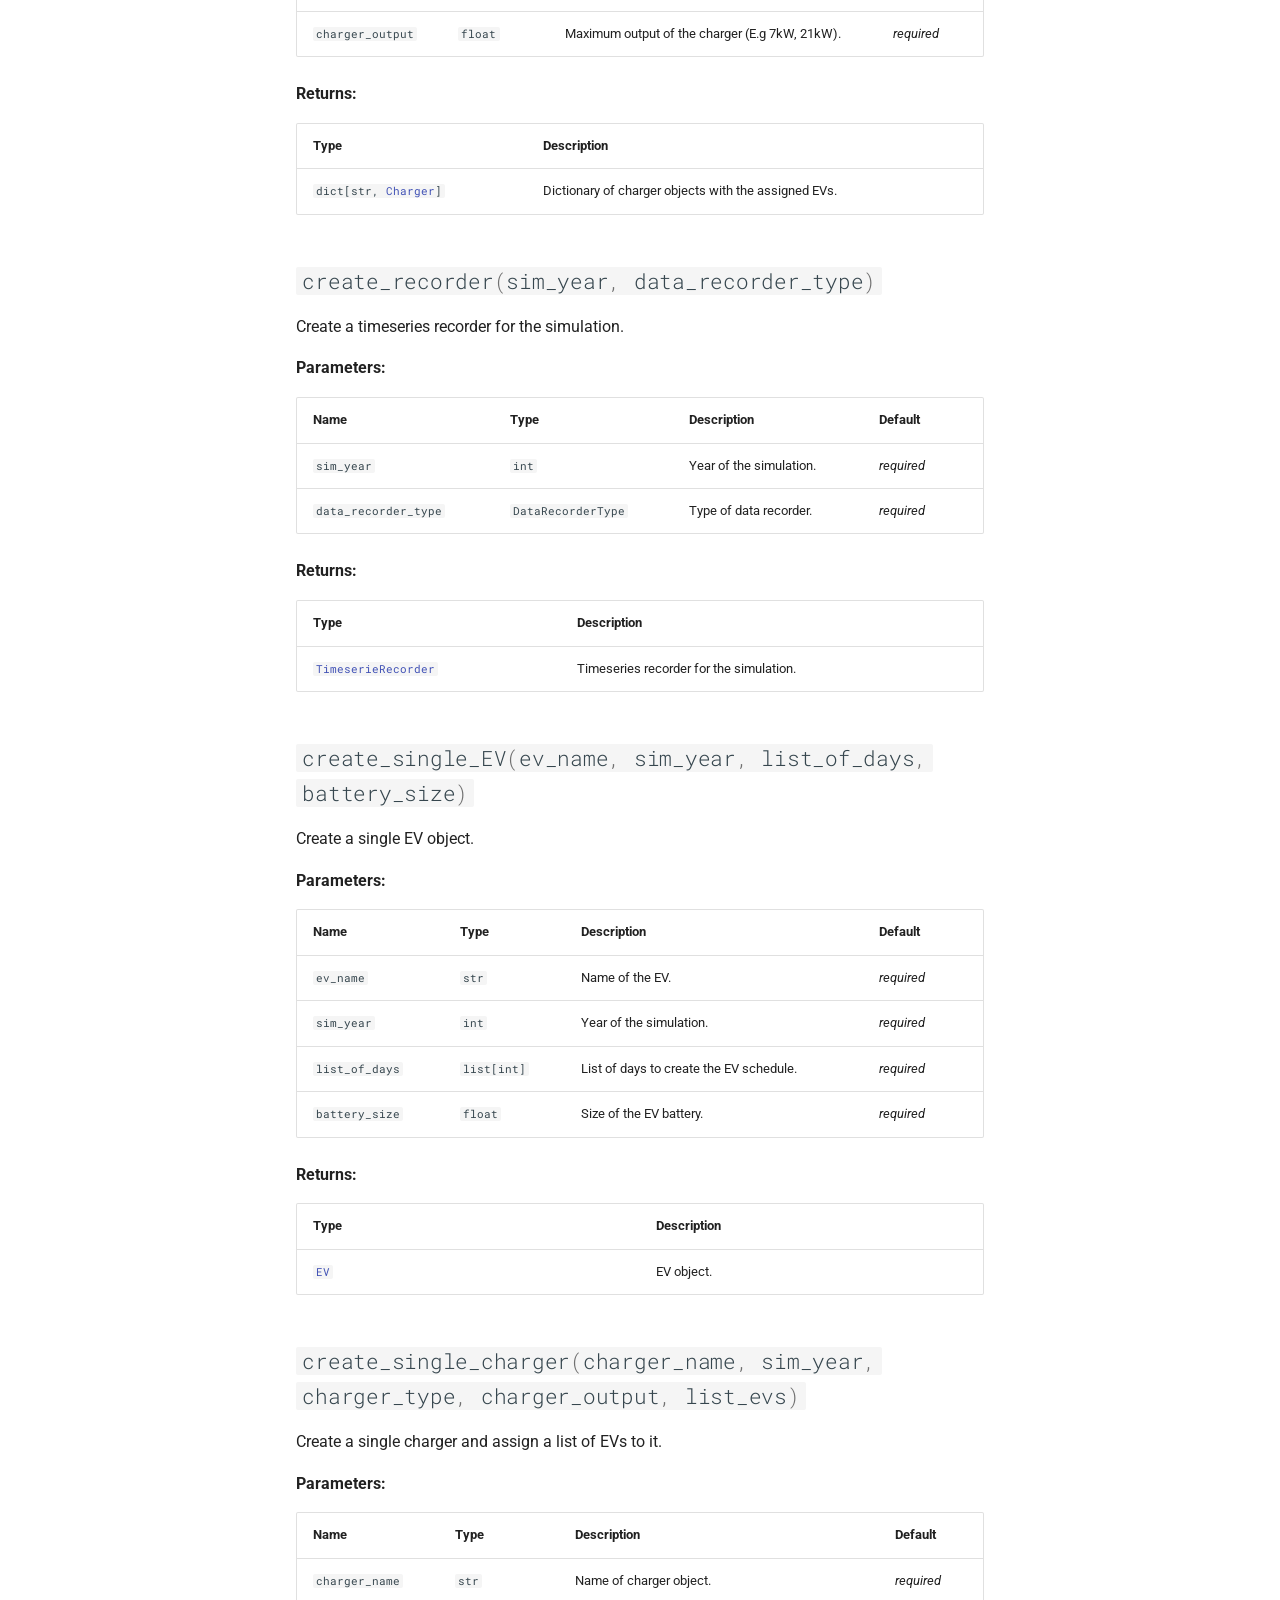
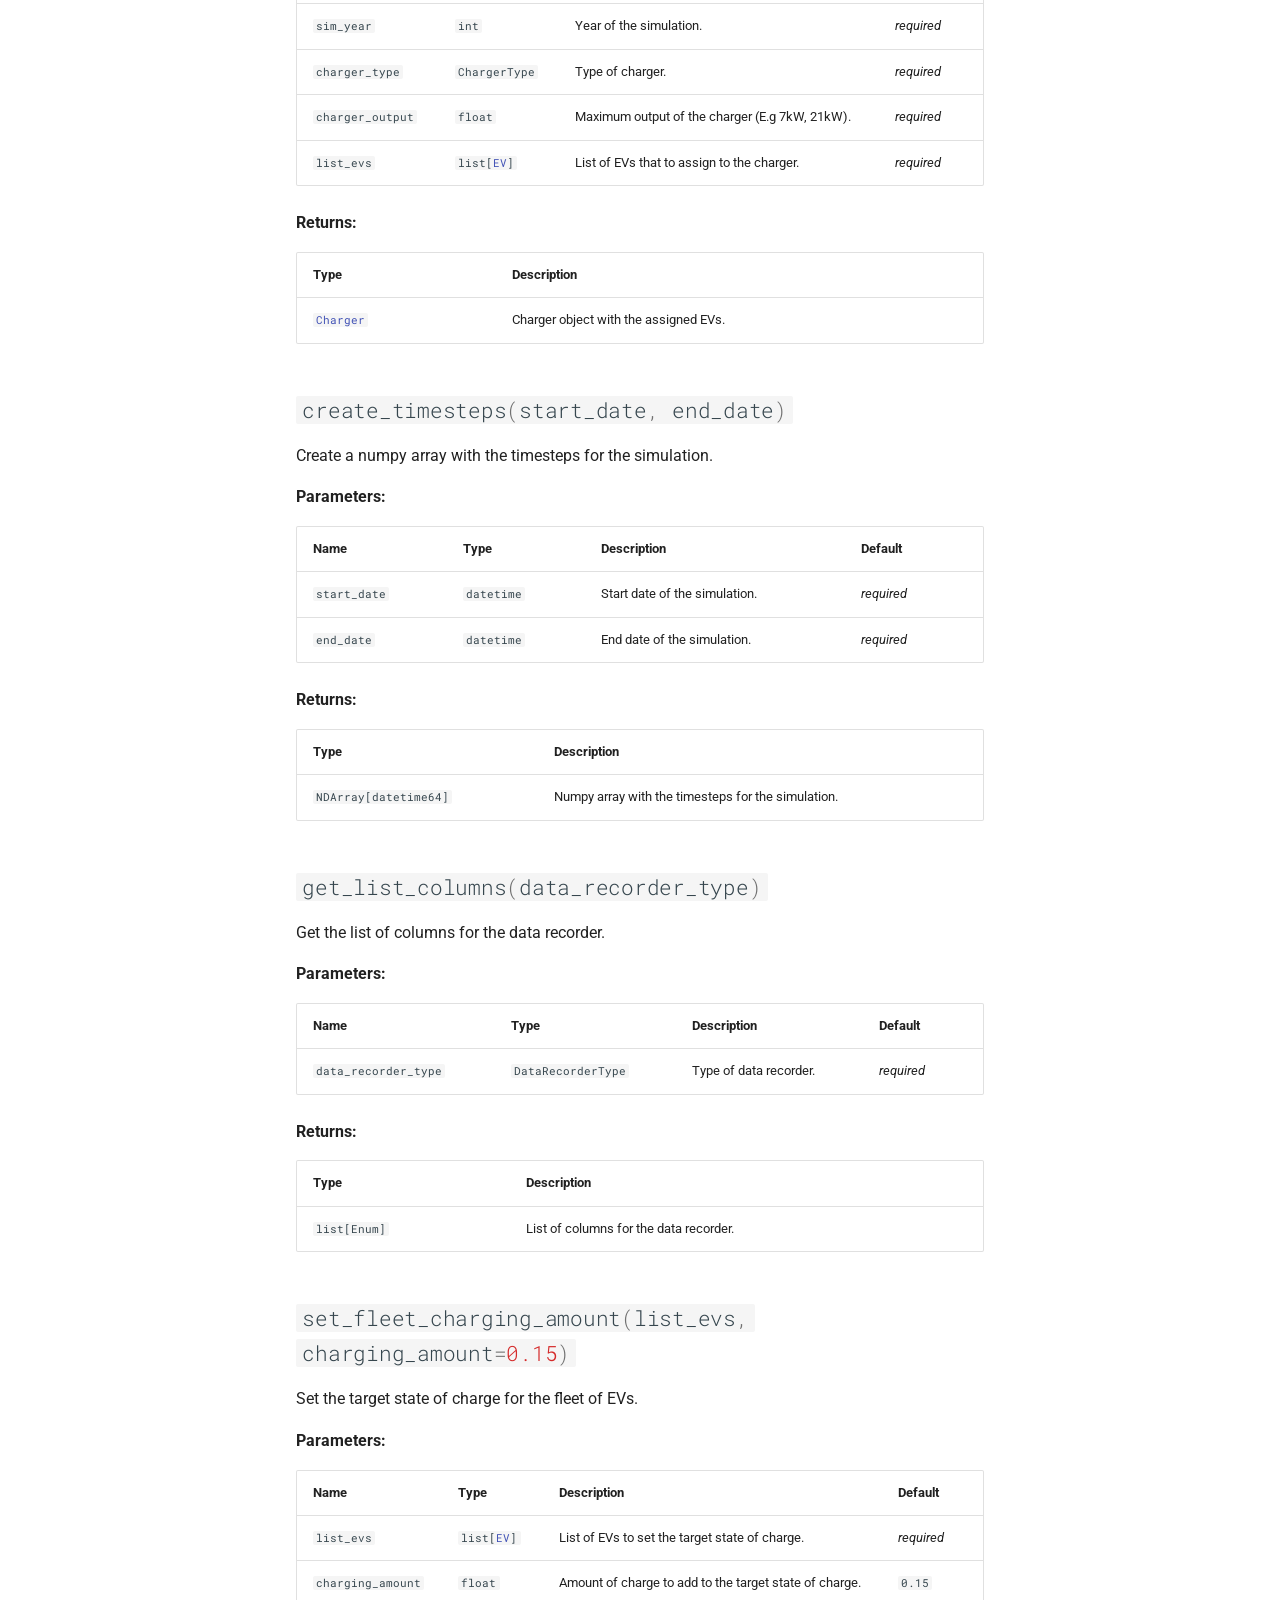
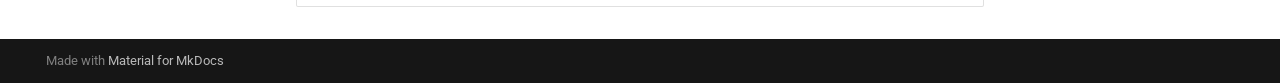
<file: site/reference/models/sim_functions/index.html>
<!doctype html>
<html lang="en" class="no-js">
  <head>
    
      <meta charset="utf-8">
      <meta name="viewport" content="width=device-width,initial-scale=1">
      
      
      
      
        <link rel="prev" href="../ev_system/">
      
      
        <link rel="next" href="../vehicles/">
      
      
      <link rel="icon" href="../../../assets/images/favicon.png">
      <meta name="generator" content="mkdocs-1.5.3, mkdocs-material-9.5.14">
    
    
      
        <title>Sim functions - EV</title>
      
    
    
      <link rel="stylesheet" href="../../../assets/stylesheets/main.10ba22f1.min.css">
      
        
        <link rel="stylesheet" href="../../../assets/stylesheets/palette.06af60db.min.css">
      
      


    
    
      
    
    
      
        
        
        <link rel="preconnect" href="https://fonts.gstatic.com" crossorigin>
        <link rel="stylesheet" href="https://fonts.googleapis.com/css?family=Roboto:300,300i,400,400i,700,700i%7CRoboto+Mono:400,400i,700,700i&display=fallback">
        <style>:root{--md-text-font:"Roboto";--md-code-font:"Roboto Mono"}</style>
      
    
    
      <link rel="stylesheet" href="../../../assets/_mkdocstrings.css">
    
      <link rel="stylesheet" href="../../../styles.css">
    
    <script>__md_scope=new URL("../../..",location),__md_hash=e=>[...e].reduce((e,_)=>(e<<5)-e+_.charCodeAt(0),0),__md_get=(e,_=localStorage,t=__md_scope)=>JSON.parse(_.getItem(t.pathname+"."+e)),__md_set=(e,_,t=localStorage,a=__md_scope)=>{try{t.setItem(a.pathname+"."+e,JSON.stringify(_))}catch(e){}}</script>
    
      

    
    
    
  </head>
  
  
    
    
    
    
    
    <body dir="ltr" data-md-color-scheme="default" data-md-color-primary="cy" data-md-color-accent="purple">
  
    
    <input class="md-toggle" data-md-toggle="drawer" type="checkbox" id="__drawer" autocomplete="off">
    <input class="md-toggle" data-md-toggle="search" type="checkbox" id="__search" autocomplete="off">
    <label class="md-overlay" for="__drawer"></label>
    <div data-md-component="skip">
      
        
        <a href="#ev_model.models.sim_functions" class="md-skip">
          Skip to content
        </a>
      
    </div>
    <div data-md-component="announce">
      
    </div>
    
    
      

  

<header class="md-header md-header--shadow" data-md-component="header">
  <nav class="md-header__inner md-grid" aria-label="Header">
    <a href="../../.." title="EV" class="md-header__button md-logo" aria-label="EV" data-md-component="logo">
      
  
  <svg xmlns="http://www.w3.org/2000/svg" viewBox="0 0 24 24"><path d="M12 8a3 3 0 0 0 3-3 3 3 0 0 0-3-3 3 3 0 0 0-3 3 3 3 0 0 0 3 3m0 3.54C9.64 9.35 6.5 8 3 8v11c3.5 0 6.64 1.35 9 3.54 2.36-2.19 5.5-3.54 9-3.54V8c-3.5 0-6.64 1.35-9 3.54Z"/></svg>

    </a>
    <label class="md-header__button md-icon" for="__drawer">
      
      <svg xmlns="http://www.w3.org/2000/svg" viewBox="0 0 24 24"><path d="M3 6h18v2H3V6m0 5h18v2H3v-2m0 5h18v2H3v-2Z"/></svg>
    </label>
    <div class="md-header__title" data-md-component="header-title">
      <div class="md-header__ellipsis">
        <div class="md-header__topic">
          <span class="md-ellipsis">
            EV
          </span>
        </div>
        <div class="md-header__topic" data-md-component="header-topic">
          <span class="md-ellipsis">
            
              Sim functions
            
          </span>
        </div>
      </div>
    </div>
    
      
    
    
    
    
      <label class="md-header__button md-icon" for="__search">
        
        <svg xmlns="http://www.w3.org/2000/svg" viewBox="0 0 24 24"><path d="M9.5 3A6.5 6.5 0 0 1 16 9.5c0 1.61-.59 3.09-1.56 4.23l.27.27h.79l5 5-1.5 1.5-5-5v-.79l-.27-.27A6.516 6.516 0 0 1 9.5 16 6.5 6.5 0 0 1 3 9.5 6.5 6.5 0 0 1 9.5 3m0 2C7 5 5 7 5 9.5S7 14 9.5 14 14 12 14 9.5 12 5 9.5 5Z"/></svg>
      </label>
      <div class="md-search" data-md-component="search" role="dialog">
  <label class="md-search__overlay" for="__search"></label>
  <div class="md-search__inner" role="search">
    <form class="md-search__form" name="search">
      <input type="text" class="md-search__input" name="query" aria-label="Search" placeholder="Search" autocapitalize="off" autocorrect="off" autocomplete="off" spellcheck="false" data-md-component="search-query" required>
      <label class="md-search__icon md-icon" for="__search">
        
        <svg xmlns="http://www.w3.org/2000/svg" viewBox="0 0 24 24"><path d="M9.5 3A6.5 6.5 0 0 1 16 9.5c0 1.61-.59 3.09-1.56 4.23l.27.27h.79l5 5-1.5 1.5-5-5v-.79l-.27-.27A6.516 6.516 0 0 1 9.5 16 6.5 6.5 0 0 1 3 9.5 6.5 6.5 0 0 1 9.5 3m0 2C7 5 5 7 5 9.5S7 14 9.5 14 14 12 14 9.5 12 5 9.5 5Z"/></svg>
        
        <svg xmlns="http://www.w3.org/2000/svg" viewBox="0 0 24 24"><path d="M20 11v2H8l5.5 5.5-1.42 1.42L4.16 12l7.92-7.92L13.5 5.5 8 11h12Z"/></svg>
      </label>
      <nav class="md-search__options" aria-label="Search">
        
        <button type="reset" class="md-search__icon md-icon" title="Clear" aria-label="Clear" tabindex="-1">
          
          <svg xmlns="http://www.w3.org/2000/svg" viewBox="0 0 24 24"><path d="M19 6.41 17.59 5 12 10.59 6.41 5 5 6.41 10.59 12 5 17.59 6.41 19 12 13.41 17.59 19 19 17.59 13.41 12 19 6.41Z"/></svg>
        </button>
      </nav>
      
    </form>
    <div class="md-search__output">
      <div class="md-search__scrollwrap" data-md-scrollfix>
        <div class="md-search-result" data-md-component="search-result">
          <div class="md-search-result__meta">
            Initializing search
          </div>
          <ol class="md-search-result__list" role="presentation"></ol>
        </div>
      </div>
    </div>
  </div>
</div>
    
    
  </nav>
  
</header>
    
    <div class="md-container" data-md-component="container">
      
      
        
          
        
      
      <main class="md-main" data-md-component="main">
        <div class="md-main__inner md-grid">
          
            
              
              <div class="md-sidebar md-sidebar--primary" data-md-component="sidebar" data-md-type="navigation" >
                <div class="md-sidebar__scrollwrap">
                  <div class="md-sidebar__inner">
                    



<nav class="md-nav md-nav--primary" aria-label="Navigation" data-md-level="0">
  <label class="md-nav__title" for="__drawer">
    <a href="../../.." title="EV" class="md-nav__button md-logo" aria-label="EV" data-md-component="logo">
      
  
  <svg xmlns="http://www.w3.org/2000/svg" viewBox="0 0 24 24"><path d="M12 8a3 3 0 0 0 3-3 3 3 0 0 0-3-3 3 3 0 0 0-3 3 3 3 0 0 0 3 3m0 3.54C9.64 9.35 6.5 8 3 8v11c3.5 0 6.64 1.35 9 3.54 2.36-2.19 5.5-3.54 9-3.54V8c-3.5 0-6.64 1.35-9 3.54Z"/></svg>

    </a>
    EV
  </label>
  
  <ul class="md-nav__list" data-md-scrollfix>
    
      
      
  
  
  
  
    <li class="md-nav__item">
      <a href="../../.." class="md-nav__link">
        
  
  <span class="md-ellipsis">
    Home
  </span>
  

      </a>
    </li>
  

    
      
      
  
  
    
  
  
  
    
    
    
    
    <li class="md-nav__item md-nav__item--active md-nav__item--nested">
      
        
        
        <input class="md-nav__toggle md-toggle " type="checkbox" id="__nav_2" checked>
        
          
          <label class="md-nav__link" for="__nav_2" id="__nav_2_label" tabindex="0">
            
  
  <span class="md-ellipsis">
    Code Reference
  </span>
  

            <span class="md-nav__icon md-icon"></span>
          </label>
        
        <nav class="md-nav" data-md-level="1" aria-labelledby="__nav_2_label" aria-expanded="true">
          <label class="md-nav__title" for="__nav_2">
            <span class="md-nav__icon md-icon"></span>
            Code Reference
          </label>
          <ul class="md-nav__list" data-md-scrollfix>
            
              
                
  
  
  
  
    
    
    
    
    <li class="md-nav__item md-nav__item--nested">
      
        
        
        <input class="md-nav__toggle md-toggle " type="checkbox" id="__nav_2_1" >
        
          
          <label class="md-nav__link" for="__nav_2_1" id="__nav_2_1_label" tabindex="0">
            
  
  <span class="md-ellipsis">
    Data Processing
  </span>
  

            <span class="md-nav__icon md-icon"></span>
          </label>
        
        <nav class="md-nav" data-md-level="2" aria-labelledby="__nav_2_1_label" aria-expanded="false">
          <label class="md-nav__title" for="__nav_2_1">
            <span class="md-nav__icon md-icon"></span>
            Data Processing
          </label>
          <ul class="md-nav__list" data-md-scrollfix>
            
              
                
  
  
  
  
    <li class="md-nav__item">
      <a href="../../data/data_processing/" class="md-nav__link">
        
  
  <span class="md-ellipsis">
    Data processing
  </span>
  

      </a>
    </li>
  

              
            
              
                
  
  
  
  
    <li class="md-nav__item">
      <a href="../../data/example_data_import/" class="md-nav__link">
        
  
  <span class="md-ellipsis">
    Example data import
  </span>
  

      </a>
    </li>
  

              
            
          </ul>
        </nav>
      
    </li>
  

              
            
              
                
  
  
    
  
  
  
    
    
    
    
    <li class="md-nav__item md-nav__item--active md-nav__item--nested">
      
        
        
        <input class="md-nav__toggle md-toggle " type="checkbox" id="__nav_2_2" checked>
        
          
          <label class="md-nav__link" for="__nav_2_2" id="__nav_2_2_label" tabindex="0">
            
  
  <span class="md-ellipsis">
    Models
  </span>
  

            <span class="md-nav__icon md-icon"></span>
          </label>
        
        <nav class="md-nav" data-md-level="2" aria-labelledby="__nav_2_2_label" aria-expanded="true">
          <label class="md-nav__title" for="__nav_2_2">
            <span class="md-nav__icon md-icon"></span>
            Models
          </label>
          <ul class="md-nav__list" data-md-scrollfix>
            
              
                
  
  
  
  
    <li class="md-nav__item">
      <a href="../bricks/" class="md-nav__link">
        
  
  <span class="md-ellipsis">
    Bricks
  </span>
  

      </a>
    </li>
  

              
            
              
                
  
  
  
  
    <li class="md-nav__item">
      <a href="../charger/" class="md-nav__link">
        
  
  <span class="md-ellipsis">
    Charger
  </span>
  

      </a>
    </li>
  

              
            
              
                
  
  
  
  
    <li class="md-nav__item">
      <a href="../controller/" class="md-nav__link">
        
  
  <span class="md-ellipsis">
    Controller
  </span>
  

      </a>
    </li>
  

              
            
              
                
  
  
  
  
    <li class="md-nav__item">
      <a href="../ev_system/" class="md-nav__link">
        
  
  <span class="md-ellipsis">
    Ev system
  </span>
  

      </a>
    </li>
  

              
            
              
                
  
  
    
  
  
  
    <li class="md-nav__item md-nav__item--active">
      
      <input class="md-nav__toggle md-toggle" type="checkbox" id="__toc">
      
      
      
        <label class="md-nav__link md-nav__link--active" for="__toc">
          
  
  <span class="md-ellipsis">
    Sim functions
  </span>
  

          <span class="md-nav__icon md-icon"></span>
        </label>
      
      <a href="./" class="md-nav__link md-nav__link--active">
        
  
  <span class="md-ellipsis">
    Sim functions
  </span>
  

      </a>
      
        

<nav class="md-nav md-nav--secondary" aria-label="Table of contents">
  
  
  
  
    <label class="md-nav__title" for="__toc">
      <span class="md-nav__icon md-icon"></span>
      Table of contents
    </label>
    <ul class="md-nav__list" data-md-component="toc" data-md-scrollfix>
      
        <li class="md-nav__item">
  <a href="#ev_model.models.sim_functions" class="md-nav__link">
    <span class="md-ellipsis">
      sim_functions
    </span>
  </a>
  
</li>
      
        <li class="md-nav__item">
  <a href="#ev_model.models.sim_functions.create_ev_system" class="md-nav__link">
    <span class="md-ellipsis">
      create_ev_system
    </span>
  </a>
  
</li>
      
        <li class="md-nav__item">
  <a href="#ev_model.models.sim_functions.create_multiple_EVs" class="md-nav__link">
    <span class="md-ellipsis">
      create_multiple_EVs
    </span>
  </a>
  
</li>
      
        <li class="md-nav__item">
  <a href="#ev_model.models.sim_functions.create_multiple_chargers" class="md-nav__link">
    <span class="md-ellipsis">
      create_multiple_chargers
    </span>
  </a>
  
</li>
      
        <li class="md-nav__item">
  <a href="#ev_model.models.sim_functions.create_recorder" class="md-nav__link">
    <span class="md-ellipsis">
      create_recorder
    </span>
  </a>
  
</li>
      
        <li class="md-nav__item">
  <a href="#ev_model.models.sim_functions.create_single_EV" class="md-nav__link">
    <span class="md-ellipsis">
      create_single_EV
    </span>
  </a>
  
</li>
      
        <li class="md-nav__item">
  <a href="#ev_model.models.sim_functions.create_single_charger" class="md-nav__link">
    <span class="md-ellipsis">
      create_single_charger
    </span>
  </a>
  
</li>
      
        <li class="md-nav__item">
  <a href="#ev_model.models.sim_functions.create_timesteps" class="md-nav__link">
    <span class="md-ellipsis">
      create_timesteps
    </span>
  </a>
  
</li>
      
        <li class="md-nav__item">
  <a href="#ev_model.models.sim_functions.get_list_columns" class="md-nav__link">
    <span class="md-ellipsis">
      get_list_columns
    </span>
  </a>
  
</li>
      
        <li class="md-nav__item">
  <a href="#ev_model.models.sim_functions.set_fleet_charging_amount" class="md-nav__link">
    <span class="md-ellipsis">
      set_fleet_charging_amount
    </span>
  </a>
  
</li>
      
    </ul>
  
</nav>
      
    </li>
  

              
            
              
                
  
  
  
  
    <li class="md-nav__item">
      <a href="../vehicles/" class="md-nav__link">
        
  
  <span class="md-ellipsis">
    Vehicles
  </span>
  

      </a>
    </li>
  

              
            
          </ul>
        </nav>
      
    </li>
  

              
            
          </ul>
        </nav>
      
    </li>
  

    
  </ul>
</nav>
                  </div>
                </div>
              </div>
            
            
              
              <div class="md-sidebar md-sidebar--secondary" data-md-component="sidebar" data-md-type="toc" >
                <div class="md-sidebar__scrollwrap">
                  <div class="md-sidebar__inner">
                    

<nav class="md-nav md-nav--secondary" aria-label="Table of contents">
  
  
  
  
    <label class="md-nav__title" for="__toc">
      <span class="md-nav__icon md-icon"></span>
      Table of contents
    </label>
    <ul class="md-nav__list" data-md-component="toc" data-md-scrollfix>
      
        <li class="md-nav__item">
  <a href="#ev_model.models.sim_functions" class="md-nav__link">
    <span class="md-ellipsis">
      sim_functions
    </span>
  </a>
  
</li>
      
        <li class="md-nav__item">
  <a href="#ev_model.models.sim_functions.create_ev_system" class="md-nav__link">
    <span class="md-ellipsis">
      create_ev_system
    </span>
  </a>
  
</li>
      
        <li class="md-nav__item">
  <a href="#ev_model.models.sim_functions.create_multiple_EVs" class="md-nav__link">
    <span class="md-ellipsis">
      create_multiple_EVs
    </span>
  </a>
  
</li>
      
        <li class="md-nav__item">
  <a href="#ev_model.models.sim_functions.create_multiple_chargers" class="md-nav__link">
    <span class="md-ellipsis">
      create_multiple_chargers
    </span>
  </a>
  
</li>
      
        <li class="md-nav__item">
  <a href="#ev_model.models.sim_functions.create_recorder" class="md-nav__link">
    <span class="md-ellipsis">
      create_recorder
    </span>
  </a>
  
</li>
      
        <li class="md-nav__item">
  <a href="#ev_model.models.sim_functions.create_single_EV" class="md-nav__link">
    <span class="md-ellipsis">
      create_single_EV
    </span>
  </a>
  
</li>
      
        <li class="md-nav__item">
  <a href="#ev_model.models.sim_functions.create_single_charger" class="md-nav__link">
    <span class="md-ellipsis">
      create_single_charger
    </span>
  </a>
  
</li>
      
        <li class="md-nav__item">
  <a href="#ev_model.models.sim_functions.create_timesteps" class="md-nav__link">
    <span class="md-ellipsis">
      create_timesteps
    </span>
  </a>
  
</li>
      
        <li class="md-nav__item">
  <a href="#ev_model.models.sim_functions.get_list_columns" class="md-nav__link">
    <span class="md-ellipsis">
      get_list_columns
    </span>
  </a>
  
</li>
      
        <li class="md-nav__item">
  <a href="#ev_model.models.sim_functions.set_fleet_charging_amount" class="md-nav__link">
    <span class="md-ellipsis">
      set_fleet_charging_amount
    </span>
  </a>
  
</li>
      
    </ul>
  
</nav>
                  </div>
                </div>
              </div>
            
          
          
            <div class="md-content" data-md-component="content">
              <article class="md-content__inner md-typeset">
                
                  


  <h1>Sim functions</h1>

<div class="doc doc-object doc-module">



<a id="ev_model.models.sim_functions"></a>
  <div class="doc doc-contents first">

  

  <div class="doc doc-children">










<div class="doc doc-object doc-function">



<h2 id="ev_model.models.sim_functions.create_ev_system" class="doc doc-heading">
          <code class="highlight language-python"><span class="n">create_ev_system</span><span class="p">(</span><span class="n">sim_year</span><span class="p">,</span> <span class="n">dict_chargers</span><span class="p">)</span></code>

</h2>


  <div class="doc doc-contents ">
  
      <p>Create an EV system with a dictionary of chargers.</p>



  <p><strong>Parameters:</strong></p>
  <table>
    <thead>
      <tr>
        <th>Name</th>
        <th>Type</th>
        <th>Description</th>
        <th>Default</th>
      </tr>
    </thead>
    <tbody>
        <tr>
          <td><code>sim_year</code></td>
          <td>
                <code>int</code>
          </td>
          <td>
            <div class="doc-md-description">
              <p>Year of the simulation.</p>
            </div>
          </td>
          <td>
              <em>required</em>
          </td>
        </tr>
        <tr>
          <td><code>dict_chargers</code></td>
          <td>
                <code>dict[str, <a class="autorefs autorefs-internal" title="ev_model.models.charger.Charger" href="../charger/#ev_model.models.charger.Charger">Charger</a>]</code>
          </td>
          <td>
            <div class="doc-md-description">
              <p>Dictionary of charger objects.</p>
            </div>
          </td>
          <td>
              <em>required</em>
          </td>
        </tr>
    </tbody>
  </table>



  <p><strong>Returns:</strong></p>
  <table>
    <thead>
      <tr>
        <th>Type</th>
        <th>Description</th>
      </tr>
    </thead>
    <tbody>
        <tr>
          <td>
                <code><a class="autorefs autorefs-internal" title="ev_model.models.ev_system.Ev_System" href="../ev_system/#ev_model.models.ev_system.Ev_System">Ev_System</a></code>
          </td>
          <td>
            <div class="doc-md-description">
              <p>EV system object.</p>
            </div>
          </td>
        </tr>
    </tbody>
  </table>

  </div>

</div>


<div class="doc doc-object doc-function">



<h2 id="ev_model.models.sim_functions.create_multiple_EVs" class="doc doc-heading">
          <code class="highlight language-python"><span class="n">create_multiple_EVs</span><span class="p">(</span><span class="n">nb_evs</span><span class="p">,</span> <span class="n">sim_year</span><span class="p">,</span> <span class="n">list_of_days</span><span class="p">,</span> <span class="n">min_battery_size</span><span class="o">=</span><span class="mi">60</span><span class="p">,</span> <span class="n">max_battery_size</span><span class="o">=</span><span class="mi">120</span><span class="p">)</span></code>

</h2>


  <div class="doc doc-contents ">
  
      <p>Create a list of EVs.</p>



  <p><strong>Parameters:</strong></p>
  <table>
    <thead>
      <tr>
        <th>Name</th>
        <th>Type</th>
        <th>Description</th>
        <th>Default</th>
      </tr>
    </thead>
    <tbody>
        <tr>
          <td><code>nb_evs</code></td>
          <td>
                <code>int</code>
          </td>
          <td>
            <div class="doc-md-description">
              <p>Number of EVs to create.</p>
            </div>
          </td>
          <td>
              <em>required</em>
          </td>
        </tr>
        <tr>
          <td><code>sim_year</code></td>
          <td>
                <code>int</code>
          </td>
          <td>
            <div class="doc-md-description">
              <p>Year of the simulation.</p>
            </div>
          </td>
          <td>
              <em>required</em>
          </td>
        </tr>
        <tr>
          <td><code>list_of_days</code></td>
          <td>
                <code>list[int]</code>
          </td>
          <td>
            <div class="doc-md-description">
              <p>List of days to create the EV schedule.</p>
            </div>
          </td>
          <td>
              <em>required</em>
          </td>
        </tr>
        <tr>
          <td><code>min_battery_size</code></td>
          <td>
                <code>int</code>
          </td>
          <td>
            <div class="doc-md-description">
              <p>Minimum size of the EV battery.</p>
            </div>
          </td>
          <td>
                <code>60</code>
          </td>
        </tr>
        <tr>
          <td><code>max_battery_size</code></td>
          <td>
                <code>int</code>
          </td>
          <td>
            <div class="doc-md-description">
              <p>Maximum size of the EV battery.</p>
            </div>
          </td>
          <td>
                <code>120</code>
          </td>
        </tr>
    </tbody>
  </table>



  <p><strong>Returns:</strong></p>
  <table>
    <thead>
      <tr>
        <th>Type</th>
        <th>Description</th>
      </tr>
    </thead>
    <tbody>
        <tr>
          <td>
                <code>list[<a class="autorefs autorefs-internal" title="ev_model.models.vehicles.EV" href="../vehicles/#ev_model.models.vehicles.EV">EV</a>]</code>
          </td>
          <td>
            <div class="doc-md-description">
              <p>List of EVs.</p>
            </div>
          </td>
        </tr>
    </tbody>
  </table>

  </div>

</div>


<div class="doc doc-object doc-function">



<h2 id="ev_model.models.sim_functions.create_multiple_chargers" class="doc doc-heading">
          <code class="highlight language-python"><span class="n">create_multiple_chargers</span><span class="p">(</span><span class="n">list_evs</span><span class="p">,</span> <span class="n">sim_year</span><span class="p">,</span> <span class="n">charger_output</span><span class="p">)</span></code>

</h2>


  <div class="doc doc-contents ">
  
      <p>Create as many chargers as EVs and assign each EV to a charger.</p>



  <p><strong>Parameters:</strong></p>
  <table>
    <thead>
      <tr>
        <th>Name</th>
        <th>Type</th>
        <th>Description</th>
        <th>Default</th>
      </tr>
    </thead>
    <tbody>
        <tr>
          <td><code>list_evs</code></td>
          <td>
                <code>list[<a class="autorefs autorefs-internal" title="ev_model.models.vehicles.EV" href="../vehicles/#ev_model.models.vehicles.EV">EV</a>]</code>
          </td>
          <td>
            <div class="doc-md-description">
              <p>List of EVs to assign to the chargers.</p>
            </div>
          </td>
          <td>
              <em>required</em>
          </td>
        </tr>
        <tr>
          <td><code>sim_year</code></td>
          <td>
                <code>int</code>
          </td>
          <td>
            <div class="doc-md-description">
              <p>Year of the simulation.</p>
            </div>
          </td>
          <td>
              <em>required</em>
          </td>
        </tr>
        <tr>
          <td><code>charger_output</code></td>
          <td>
                <code>float</code>
          </td>
          <td>
            <div class="doc-md-description">
              <p>Maximum output of the charger (E.g 7kW, 21kW).</p>
            </div>
          </td>
          <td>
              <em>required</em>
          </td>
        </tr>
    </tbody>
  </table>



  <p><strong>Returns:</strong></p>
  <table>
    <thead>
      <tr>
        <th>Type</th>
        <th>Description</th>
      </tr>
    </thead>
    <tbody>
        <tr>
          <td>
                <code>dict[str, <a class="autorefs autorefs-internal" title="ev_model.models.charger.Charger" href="../charger/#ev_model.models.charger.Charger">Charger</a>]</code>
          </td>
          <td>
            <div class="doc-md-description">
              <p>Dictionary of charger objects with the assigned EVs.</p>
            </div>
          </td>
        </tr>
    </tbody>
  </table>

  </div>

</div>


<div class="doc doc-object doc-function">



<h2 id="ev_model.models.sim_functions.create_recorder" class="doc doc-heading">
          <code class="highlight language-python"><span class="n">create_recorder</span><span class="p">(</span><span class="n">sim_year</span><span class="p">,</span> <span class="n">data_recorder_type</span><span class="p">)</span></code>

</h2>


  <div class="doc doc-contents ">
  
      <p>Create a timeseries recorder for the simulation.</p>



  <p><strong>Parameters:</strong></p>
  <table>
    <thead>
      <tr>
        <th>Name</th>
        <th>Type</th>
        <th>Description</th>
        <th>Default</th>
      </tr>
    </thead>
    <tbody>
        <tr>
          <td><code>sim_year</code></td>
          <td>
                <code>int</code>
          </td>
          <td>
            <div class="doc-md-description">
              <p>Year of the simulation.</p>
            </div>
          </td>
          <td>
              <em>required</em>
          </td>
        </tr>
        <tr>
          <td><code>data_recorder_type</code></td>
          <td>
                <code><span title="ev_model.data.enums.DataRecorderType">DataRecorderType</span></code>
          </td>
          <td>
            <div class="doc-md-description">
              <p>Type of data recorder.</p>
            </div>
          </td>
          <td>
              <em>required</em>
          </td>
        </tr>
    </tbody>
  </table>



  <p><strong>Returns:</strong></p>
  <table>
    <thead>
      <tr>
        <th>Type</th>
        <th>Description</th>
      </tr>
    </thead>
    <tbody>
        <tr>
          <td>
                <code><a class="autorefs autorefs-internal" title="ev_model.models.bricks.TimeserieRecorder" href="../bricks/#ev_model.models.bricks.TimeserieRecorder">TimeserieRecorder</a></code>
          </td>
          <td>
            <div class="doc-md-description">
              <p>Timeseries recorder for the simulation.</p>
            </div>
          </td>
        </tr>
    </tbody>
  </table>

  </div>

</div>


<div class="doc doc-object doc-function">



<h2 id="ev_model.models.sim_functions.create_single_EV" class="doc doc-heading">
          <code class="highlight language-python"><span class="n">create_single_EV</span><span class="p">(</span><span class="n">ev_name</span><span class="p">,</span> <span class="n">sim_year</span><span class="p">,</span> <span class="n">list_of_days</span><span class="p">,</span> <span class="n">battery_size</span><span class="p">)</span></code>

</h2>


  <div class="doc doc-contents ">
  
      <p>Create a single EV object.</p>



  <p><strong>Parameters:</strong></p>
  <table>
    <thead>
      <tr>
        <th>Name</th>
        <th>Type</th>
        <th>Description</th>
        <th>Default</th>
      </tr>
    </thead>
    <tbody>
        <tr>
          <td><code>ev_name</code></td>
          <td>
                <code>str</code>
          </td>
          <td>
            <div class="doc-md-description">
              <p>Name of the EV.</p>
            </div>
          </td>
          <td>
              <em>required</em>
          </td>
        </tr>
        <tr>
          <td><code>sim_year</code></td>
          <td>
                <code>int</code>
          </td>
          <td>
            <div class="doc-md-description">
              <p>Year of the simulation.</p>
            </div>
          </td>
          <td>
              <em>required</em>
          </td>
        </tr>
        <tr>
          <td><code>list_of_days</code></td>
          <td>
                <code>list[int]</code>
          </td>
          <td>
            <div class="doc-md-description">
              <p>List of days to create the EV schedule.</p>
            </div>
          </td>
          <td>
              <em>required</em>
          </td>
        </tr>
        <tr>
          <td><code>battery_size</code></td>
          <td>
                <code>float</code>
          </td>
          <td>
            <div class="doc-md-description">
              <p>Size of the EV battery.</p>
            </div>
          </td>
          <td>
              <em>required</em>
          </td>
        </tr>
    </tbody>
  </table>



  <p><strong>Returns:</strong></p>
  <table>
    <thead>
      <tr>
        <th>Type</th>
        <th>Description</th>
      </tr>
    </thead>
    <tbody>
        <tr>
          <td>
                <code><a class="autorefs autorefs-internal" title="ev_model.models.vehicles.EV" href="../vehicles/#ev_model.models.vehicles.EV">EV</a></code>
          </td>
          <td>
            <div class="doc-md-description">
              <p>EV object.</p>
            </div>
          </td>
        </tr>
    </tbody>
  </table>

  </div>

</div>


<div class="doc doc-object doc-function">



<h2 id="ev_model.models.sim_functions.create_single_charger" class="doc doc-heading">
          <code class="highlight language-python"><span class="n">create_single_charger</span><span class="p">(</span><span class="n">charger_name</span><span class="p">,</span> <span class="n">sim_year</span><span class="p">,</span> <span class="n">charger_type</span><span class="p">,</span> <span class="n">charger_output</span><span class="p">,</span> <span class="n">list_evs</span><span class="p">)</span></code>

</h2>


  <div class="doc doc-contents ">
  
      <p>Create a single charger and assign a list of EVs to it.</p>



  <p><strong>Parameters:</strong></p>
  <table>
    <thead>
      <tr>
        <th>Name</th>
        <th>Type</th>
        <th>Description</th>
        <th>Default</th>
      </tr>
    </thead>
    <tbody>
        <tr>
          <td><code>charger_name</code></td>
          <td>
                <code>str</code>
          </td>
          <td>
            <div class="doc-md-description">
              <p>Name of charger object.</p>
            </div>
          </td>
          <td>
              <em>required</em>
          </td>
        </tr>
        <tr>
          <td><code>sim_year</code></td>
          <td>
                <code>int</code>
          </td>
          <td>
            <div class="doc-md-description">
              <p>Year of the simulation.</p>
            </div>
          </td>
          <td>
              <em>required</em>
          </td>
        </tr>
        <tr>
          <td><code>charger_type</code></td>
          <td>
                <code><span title="ev_model.data.enums.ChargerType">ChargerType</span></code>
          </td>
          <td>
            <div class="doc-md-description">
              <p>Type of charger.</p>
            </div>
          </td>
          <td>
              <em>required</em>
          </td>
        </tr>
        <tr>
          <td><code>charger_output</code></td>
          <td>
                <code>float</code>
          </td>
          <td>
            <div class="doc-md-description">
              <p>Maximum output of the charger (E.g 7kW, 21kW).</p>
            </div>
          </td>
          <td>
              <em>required</em>
          </td>
        </tr>
        <tr>
          <td><code>list_evs</code></td>
          <td>
                <code>list[<a class="autorefs autorefs-internal" title="ev_model.models.vehicles.EV" href="../vehicles/#ev_model.models.vehicles.EV">EV</a>]</code>
          </td>
          <td>
            <div class="doc-md-description">
              <p>List of EVs that to assign to the charger.</p>
            </div>
          </td>
          <td>
              <em>required</em>
          </td>
        </tr>
    </tbody>
  </table>



  <p><strong>Returns:</strong></p>
  <table>
    <thead>
      <tr>
        <th>Type</th>
        <th>Description</th>
      </tr>
    </thead>
    <tbody>
        <tr>
          <td>
                <code><a class="autorefs autorefs-internal" title="ev_model.models.charger.Charger" href="../charger/#ev_model.models.charger.Charger">Charger</a></code>
          </td>
          <td>
            <div class="doc-md-description">
              <p>Charger object with the assigned EVs.</p>
            </div>
          </td>
        </tr>
    </tbody>
  </table>

  </div>

</div>


<div class="doc doc-object doc-function">



<h2 id="ev_model.models.sim_functions.create_timesteps" class="doc doc-heading">
          <code class="highlight language-python"><span class="n">create_timesteps</span><span class="p">(</span><span class="n">start_date</span><span class="p">,</span> <span class="n">end_date</span><span class="p">)</span></code>

</h2>


  <div class="doc doc-contents ">
  
      <p>Create a numpy array with the timesteps for the simulation.</p>



  <p><strong>Parameters:</strong></p>
  <table>
    <thead>
      <tr>
        <th>Name</th>
        <th>Type</th>
        <th>Description</th>
        <th>Default</th>
      </tr>
    </thead>
    <tbody>
        <tr>
          <td><code>start_date</code></td>
          <td>
                <code><span title="datetime.datetime">datetime</span></code>
          </td>
          <td>
            <div class="doc-md-description">
              <p>Start date of the simulation.</p>
            </div>
          </td>
          <td>
              <em>required</em>
          </td>
        </tr>
        <tr>
          <td><code>end_date</code></td>
          <td>
                <code><span title="datetime.datetime">datetime</span></code>
          </td>
          <td>
            <div class="doc-md-description">
              <p>End date of the simulation.</p>
            </div>
          </td>
          <td>
              <em>required</em>
          </td>
        </tr>
    </tbody>
  </table>



  <p><strong>Returns:</strong></p>
  <table>
    <thead>
      <tr>
        <th>Type</th>
        <th>Description</th>
      </tr>
    </thead>
    <tbody>
        <tr>
          <td>
                <code><span title="numpy.NDArray">NDArray</span>[<span title="numpy.datetime64">datetime64</span>]</code>
          </td>
          <td>
            <div class="doc-md-description">
              <p>Numpy array with the timesteps for the simulation.</p>
            </div>
          </td>
        </tr>
    </tbody>
  </table>

  </div>

</div>


<div class="doc doc-object doc-function">



<h2 id="ev_model.models.sim_functions.get_list_columns" class="doc doc-heading">
          <code class="highlight language-python"><span class="n">get_list_columns</span><span class="p">(</span><span class="n">data_recorder_type</span><span class="p">)</span></code>

</h2>


  <div class="doc doc-contents ">
  
      <p>Get the list of columns for the data recorder.</p>



  <p><strong>Parameters:</strong></p>
  <table>
    <thead>
      <tr>
        <th>Name</th>
        <th>Type</th>
        <th>Description</th>
        <th>Default</th>
      </tr>
    </thead>
    <tbody>
        <tr>
          <td><code>data_recorder_type</code></td>
          <td>
                <code><span title="ev_model.data.enums.DataRecorderType">DataRecorderType</span></code>
          </td>
          <td>
            <div class="doc-md-description">
              <p>Type of data recorder.</p>
            </div>
          </td>
          <td>
              <em>required</em>
          </td>
        </tr>
    </tbody>
  </table>



  <p><strong>Returns:</strong></p>
  <table>
    <thead>
      <tr>
        <th>Type</th>
        <th>Description</th>
      </tr>
    </thead>
    <tbody>
        <tr>
          <td>
                <code>list[<span title="enum.Enum">Enum</span>]</code>
          </td>
          <td>
            <div class="doc-md-description">
              <p>List of columns for the data recorder.</p>
            </div>
          </td>
        </tr>
    </tbody>
  </table>

  </div>

</div>


<div class="doc doc-object doc-function">



<h2 id="ev_model.models.sim_functions.set_fleet_charging_amount" class="doc doc-heading">
          <code class="highlight language-python"><span class="n">set_fleet_charging_amount</span><span class="p">(</span><span class="n">list_evs</span><span class="p">,</span> <span class="n">charging_amount</span><span class="o">=</span><span class="mf">0.15</span><span class="p">)</span></code>

</h2>


  <div class="doc doc-contents ">
  
      <p>Set the target state of charge for the fleet of EVs.</p>



  <p><strong>Parameters:</strong></p>
  <table>
    <thead>
      <tr>
        <th>Name</th>
        <th>Type</th>
        <th>Description</th>
        <th>Default</th>
      </tr>
    </thead>
    <tbody>
        <tr>
          <td><code>list_evs</code></td>
          <td>
                <code>list[<a class="autorefs autorefs-internal" title="ev_model.models.vehicles.EV" href="../vehicles/#ev_model.models.vehicles.EV">EV</a>]</code>
          </td>
          <td>
            <div class="doc-md-description">
              <p>List of EVs to set the target state of charge.</p>
            </div>
          </td>
          <td>
              <em>required</em>
          </td>
        </tr>
        <tr>
          <td><code>charging_amount</code></td>
          <td>
                <code>float</code>
          </td>
          <td>
            <div class="doc-md-description">
              <p>Amount of charge to add to the target state of charge.</p>
            </div>
          </td>
          <td>
                <code>0.15</code>
          </td>
        </tr>
    </tbody>
  </table>

  </div>

</div>



  </div>

  </div>

</div>












                
              </article>
            </div>
          
          
<script>var target=document.getElementById(location.hash.slice(1));target&&target.name&&(target.checked=target.name.startsWith("__tabbed_"))</script>
        </div>
        
      </main>
      
        <footer class="md-footer">
  
  <div class="md-footer-meta md-typeset">
    <div class="md-footer-meta__inner md-grid">
      <div class="md-copyright">
  
  
    Made with
    <a href="https://squidfunk.github.io/mkdocs-material/" target="_blank" rel="noopener">
      Material for MkDocs
    </a>
  
</div>
      
    </div>
  </div>
</footer>
      
    </div>
    <div class="md-dialog" data-md-component="dialog">
      <div class="md-dialog__inner md-typeset"></div>
    </div>
    
    
    <script id="__config" type="application/json">{"base": "../../..", "features": [], "search": "../../../assets/javascripts/workers/search.b8dbb3d2.min.js", "translations": {"clipboard.copied": "Copied to clipboard", "clipboard.copy": "Copy to clipboard", "search.result.more.one": "1 more on this page", "search.result.more.other": "# more on this page", "search.result.none": "No matching documents", "search.result.one": "1 matching document", "search.result.other": "# matching documents", "search.result.placeholder": "Type to start searching", "search.result.term.missing": "Missing", "select.version": "Select version"}}</script>
    
    
      <script src="../../../assets/javascripts/bundle.bd41221c.min.js"></script>
      
    
  </body>
</html>
</file>
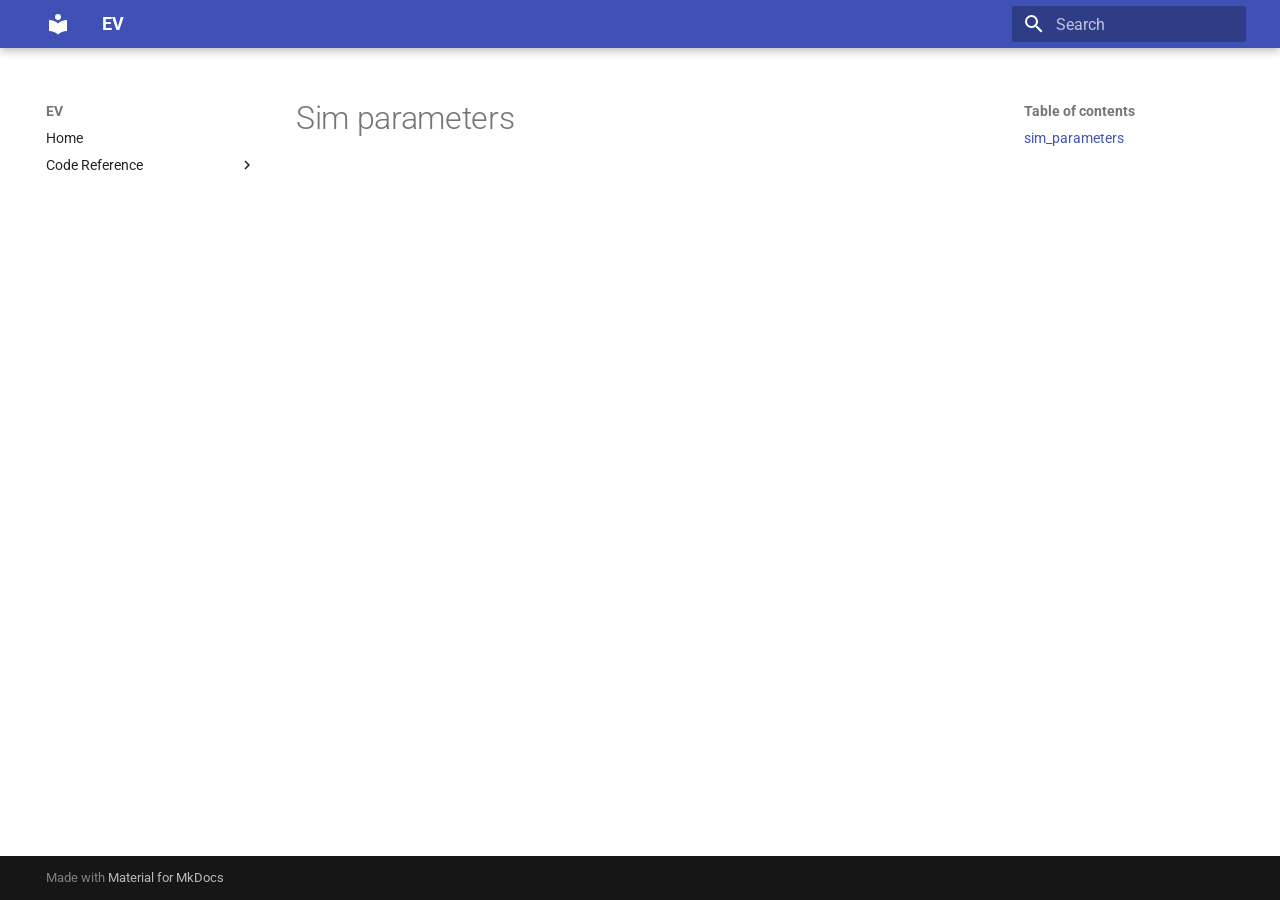
<file: site/reference/models/sim_parameters/index.html>
<!doctype html>
<html lang="en" class="no-js">
  <head>
    
      <meta charset="utf-8">
      <meta name="viewport" content="width=device-width,initial-scale=1">
      
      
      
      
      
      
      <link rel="icon" href="../../../assets/images/favicon.png">
      <meta name="generator" content="mkdocs-1.5.3, mkdocs-material-9.5.14">
    
    
      
        <title>Sim parameters - EV</title>
      
    
    
      <link rel="stylesheet" href="../../../assets/stylesheets/main.10ba22f1.min.css">
      
        
        <link rel="stylesheet" href="../../../assets/stylesheets/palette.06af60db.min.css">
      
      


    
    
      
    
    
      
        
        
        <link rel="preconnect" href="https://fonts.gstatic.com" crossorigin>
        <link rel="stylesheet" href="https://fonts.googleapis.com/css?family=Roboto:300,300i,400,400i,700,700i%7CRoboto+Mono:400,400i,700,700i&display=fallback">
        <style>:root{--md-text-font:"Roboto";--md-code-font:"Roboto Mono"}</style>
      
    
    
      <link rel="stylesheet" href="../../../assets/_mkdocstrings.css">
    
      <link rel="stylesheet" href="../../../styles.css">
    
    <script>__md_scope=new URL("../../..",location),__md_hash=e=>[...e].reduce((e,_)=>(e<<5)-e+_.charCodeAt(0),0),__md_get=(e,_=localStorage,t=__md_scope)=>JSON.parse(_.getItem(t.pathname+"."+e)),__md_set=(e,_,t=localStorage,a=__md_scope)=>{try{t.setItem(a.pathname+"."+e,JSON.stringify(_))}catch(e){}}</script>
    
      

    
    
    
  </head>
  
  
    
    
    
    
    
    <body dir="ltr" data-md-color-scheme="default" data-md-color-primary="cy" data-md-color-accent="purple">
  
    
    <input class="md-toggle" data-md-toggle="drawer" type="checkbox" id="__drawer" autocomplete="off">
    <input class="md-toggle" data-md-toggle="search" type="checkbox" id="__search" autocomplete="off">
    <label class="md-overlay" for="__drawer"></label>
    <div data-md-component="skip">
      
        
        <a href="#ev_model.models.sim_parameters" class="md-skip">
          Skip to content
        </a>
      
    </div>
    <div data-md-component="announce">
      
    </div>
    
    
      

  

<header class="md-header md-header--shadow" data-md-component="header">
  <nav class="md-header__inner md-grid" aria-label="Header">
    <a href="../../.." title="EV" class="md-header__button md-logo" aria-label="EV" data-md-component="logo">
      
  
  <svg xmlns="http://www.w3.org/2000/svg" viewBox="0 0 24 24"><path d="M12 8a3 3 0 0 0 3-3 3 3 0 0 0-3-3 3 3 0 0 0-3 3 3 3 0 0 0 3 3m0 3.54C9.64 9.35 6.5 8 3 8v11c3.5 0 6.64 1.35 9 3.54 2.36-2.19 5.5-3.54 9-3.54V8c-3.5 0-6.64 1.35-9 3.54Z"/></svg>

    </a>
    <label class="md-header__button md-icon" for="__drawer">
      
      <svg xmlns="http://www.w3.org/2000/svg" viewBox="0 0 24 24"><path d="M3 6h18v2H3V6m0 5h18v2H3v-2m0 5h18v2H3v-2Z"/></svg>
    </label>
    <div class="md-header__title" data-md-component="header-title">
      <div class="md-header__ellipsis">
        <div class="md-header__topic">
          <span class="md-ellipsis">
            EV
          </span>
        </div>
        <div class="md-header__topic" data-md-component="header-topic">
          <span class="md-ellipsis">
            
              Sim parameters
            
          </span>
        </div>
      </div>
    </div>
    
      
    
    
    
    
      <label class="md-header__button md-icon" for="__search">
        
        <svg xmlns="http://www.w3.org/2000/svg" viewBox="0 0 24 24"><path d="M9.5 3A6.5 6.5 0 0 1 16 9.5c0 1.61-.59 3.09-1.56 4.23l.27.27h.79l5 5-1.5 1.5-5-5v-.79l-.27-.27A6.516 6.516 0 0 1 9.5 16 6.5 6.5 0 0 1 3 9.5 6.5 6.5 0 0 1 9.5 3m0 2C7 5 5 7 5 9.5S7 14 9.5 14 14 12 14 9.5 12 5 9.5 5Z"/></svg>
      </label>
      <div class="md-search" data-md-component="search" role="dialog">
  <label class="md-search__overlay" for="__search"></label>
  <div class="md-search__inner" role="search">
    <form class="md-search__form" name="search">
      <input type="text" class="md-search__input" name="query" aria-label="Search" placeholder="Search" autocapitalize="off" autocorrect="off" autocomplete="off" spellcheck="false" data-md-component="search-query" required>
      <label class="md-search__icon md-icon" for="__search">
        
        <svg xmlns="http://www.w3.org/2000/svg" viewBox="0 0 24 24"><path d="M9.5 3A6.5 6.5 0 0 1 16 9.5c0 1.61-.59 3.09-1.56 4.23l.27.27h.79l5 5-1.5 1.5-5-5v-.79l-.27-.27A6.516 6.516 0 0 1 9.5 16 6.5 6.5 0 0 1 3 9.5 6.5 6.5 0 0 1 9.5 3m0 2C7 5 5 7 5 9.5S7 14 9.5 14 14 12 14 9.5 12 5 9.5 5Z"/></svg>
        
        <svg xmlns="http://www.w3.org/2000/svg" viewBox="0 0 24 24"><path d="M20 11v2H8l5.5 5.5-1.42 1.42L4.16 12l7.92-7.92L13.5 5.5 8 11h12Z"/></svg>
      </label>
      <nav class="md-search__options" aria-label="Search">
        
        <button type="reset" class="md-search__icon md-icon" title="Clear" aria-label="Clear" tabindex="-1">
          
          <svg xmlns="http://www.w3.org/2000/svg" viewBox="0 0 24 24"><path d="M19 6.41 17.59 5 12 10.59 6.41 5 5 6.41 10.59 12 5 17.59 6.41 19 12 13.41 17.59 19 19 17.59 13.41 12 19 6.41Z"/></svg>
        </button>
      </nav>
      
    </form>
    <div class="md-search__output">
      <div class="md-search__scrollwrap" data-md-scrollfix>
        <div class="md-search-result" data-md-component="search-result">
          <div class="md-search-result__meta">
            Initializing search
          </div>
          <ol class="md-search-result__list" role="presentation"></ol>
        </div>
      </div>
    </div>
  </div>
</div>
    
    
  </nav>
  
</header>
    
    <div class="md-container" data-md-component="container">
      
      
        
          
        
      
      <main class="md-main" data-md-component="main">
        <div class="md-main__inner md-grid">
          
            
              
              <div class="md-sidebar md-sidebar--primary" data-md-component="sidebar" data-md-type="navigation" >
                <div class="md-sidebar__scrollwrap">
                  <div class="md-sidebar__inner">
                    



<nav class="md-nav md-nav--primary" aria-label="Navigation" data-md-level="0">
  <label class="md-nav__title" for="__drawer">
    <a href="../../.." title="EV" class="md-nav__button md-logo" aria-label="EV" data-md-component="logo">
      
  
  <svg xmlns="http://www.w3.org/2000/svg" viewBox="0 0 24 24"><path d="M12 8a3 3 0 0 0 3-3 3 3 0 0 0-3-3 3 3 0 0 0-3 3 3 3 0 0 0 3 3m0 3.54C9.64 9.35 6.5 8 3 8v11c3.5 0 6.64 1.35 9 3.54 2.36-2.19 5.5-3.54 9-3.54V8c-3.5 0-6.64 1.35-9 3.54Z"/></svg>

    </a>
    EV
  </label>
  
  <ul class="md-nav__list" data-md-scrollfix>
    
      
      
  
  
  
  
    <li class="md-nav__item">
      <a href="../../.." class="md-nav__link">
        
  
  <span class="md-ellipsis">
    Home
  </span>
  

      </a>
    </li>
  

    
      
      
  
  
  
  
    
    
    
    
    <li class="md-nav__item md-nav__item--nested">
      
        
        
        <input class="md-nav__toggle md-toggle " type="checkbox" id="__nav_2" >
        
          
          <label class="md-nav__link" for="__nav_2" id="__nav_2_label" tabindex="0">
            
  
  <span class="md-ellipsis">
    Code Reference
  </span>
  

            <span class="md-nav__icon md-icon"></span>
          </label>
        
        <nav class="md-nav" data-md-level="1" aria-labelledby="__nav_2_label" aria-expanded="false">
          <label class="md-nav__title" for="__nav_2">
            <span class="md-nav__icon md-icon"></span>
            Code Reference
          </label>
          <ul class="md-nav__list" data-md-scrollfix>
            
              
                
  
  
  
  
    
    
    
    
    <li class="md-nav__item md-nav__item--nested">
      
        
        
        <input class="md-nav__toggle md-toggle " type="checkbox" id="__nav_2_1" >
        
          
          <label class="md-nav__link" for="__nav_2_1" id="__nav_2_1_label" tabindex="0">
            
  
  <span class="md-ellipsis">
    Data Processing
  </span>
  

            <span class="md-nav__icon md-icon"></span>
          </label>
        
        <nav class="md-nav" data-md-level="2" aria-labelledby="__nav_2_1_label" aria-expanded="false">
          <label class="md-nav__title" for="__nav_2_1">
            <span class="md-nav__icon md-icon"></span>
            Data Processing
          </label>
          <ul class="md-nav__list" data-md-scrollfix>
            
              
                
  
  
  
  
    <li class="md-nav__item">
      <a href="../../data/data_processing/" class="md-nav__link">
        
  
  <span class="md-ellipsis">
    Data processing
  </span>
  

      </a>
    </li>
  

              
            
              
                
  
  
  
  
    <li class="md-nav__item">
      <a href="../../data/example_data_import/" class="md-nav__link">
        
  
  <span class="md-ellipsis">
    Example data import
  </span>
  

      </a>
    </li>
  

              
            
          </ul>
        </nav>
      
    </li>
  

              
            
              
                
  
  
  
  
    
    
    
    
    <li class="md-nav__item md-nav__item--nested">
      
        
        
        <input class="md-nav__toggle md-toggle " type="checkbox" id="__nav_2_2" >
        
          
          <label class="md-nav__link" for="__nav_2_2" id="__nav_2_2_label" tabindex="0">
            
  
  <span class="md-ellipsis">
    Models
  </span>
  

            <span class="md-nav__icon md-icon"></span>
          </label>
        
        <nav class="md-nav" data-md-level="2" aria-labelledby="__nav_2_2_label" aria-expanded="false">
          <label class="md-nav__title" for="__nav_2_2">
            <span class="md-nav__icon md-icon"></span>
            Models
          </label>
          <ul class="md-nav__list" data-md-scrollfix>
            
              
                
  
  
  
  
    <li class="md-nav__item">
      <a href="../bricks/" class="md-nav__link">
        
  
  <span class="md-ellipsis">
    Bricks
  </span>
  

      </a>
    </li>
  

              
            
              
                
  
  
  
  
    <li class="md-nav__item">
      <a href="../charger/" class="md-nav__link">
        
  
  <span class="md-ellipsis">
    Charger
  </span>
  

      </a>
    </li>
  

              
            
              
                
  
  
  
  
    <li class="md-nav__item">
      <a href="../controller/" class="md-nav__link">
        
  
  <span class="md-ellipsis">
    Controller
  </span>
  

      </a>
    </li>
  

              
            
              
                
  
  
  
  
    <li class="md-nav__item">
      <a href="../ev_system/" class="md-nav__link">
        
  
  <span class="md-ellipsis">
    Ev system
  </span>
  

      </a>
    </li>
  

              
            
              
                
  
  
  
  
    <li class="md-nav__item">
      <a href="../sim_functions/" class="md-nav__link">
        
  
  <span class="md-ellipsis">
    Sim functions
  </span>
  

      </a>
    </li>
  

              
            
              
                
  
  
  
  
    <li class="md-nav__item">
      <a href="../vehicles/" class="md-nav__link">
        
  
  <span class="md-ellipsis">
    Vehicles
  </span>
  

      </a>
    </li>
  

              
            
          </ul>
        </nav>
      
    </li>
  

              
            
          </ul>
        </nav>
      
    </li>
  

    
  </ul>
</nav>
                  </div>
                </div>
              </div>
            
            
              
              <div class="md-sidebar md-sidebar--secondary" data-md-component="sidebar" data-md-type="toc" >
                <div class="md-sidebar__scrollwrap">
                  <div class="md-sidebar__inner">
                    

<nav class="md-nav md-nav--secondary" aria-label="Table of contents">
  
  
  
  
    <label class="md-nav__title" for="__toc">
      <span class="md-nav__icon md-icon"></span>
      Table of contents
    </label>
    <ul class="md-nav__list" data-md-component="toc" data-md-scrollfix>
      
        <li class="md-nav__item">
  <a href="#ev_model.models.sim_parameters" class="md-nav__link">
    <span class="md-ellipsis">
      sim_parameters
    </span>
  </a>
  
</li>
      
    </ul>
  
</nav>
                  </div>
                </div>
              </div>
            
          
          
            <div class="md-content" data-md-component="content">
              <article class="md-content__inner md-typeset">
                
                  


  <h1>Sim parameters</h1>

<div class="doc doc-object doc-module">



<a id="ev_model.models.sim_parameters"></a>
  <div class="doc doc-contents first">

  

  <div class="doc doc-children">











  </div>

  </div>

</div>












                
              </article>
            </div>
          
          
<script>var target=document.getElementById(location.hash.slice(1));target&&target.name&&(target.checked=target.name.startsWith("__tabbed_"))</script>
        </div>
        
      </main>
      
        <footer class="md-footer">
  
  <div class="md-footer-meta md-typeset">
    <div class="md-footer-meta__inner md-grid">
      <div class="md-copyright">
  
  
    Made with
    <a href="https://squidfunk.github.io/mkdocs-material/" target="_blank" rel="noopener">
      Material for MkDocs
    </a>
  
</div>
      
    </div>
  </div>
</footer>
      
    </div>
    <div class="md-dialog" data-md-component="dialog">
      <div class="md-dialog__inner md-typeset"></div>
    </div>
    
    
    <script id="__config" type="application/json">{"base": "../../..", "features": [], "search": "../../../assets/javascripts/workers/search.b8dbb3d2.min.js", "translations": {"clipboard.copied": "Copied to clipboard", "clipboard.copy": "Copy to clipboard", "search.result.more.one": "1 more on this page", "search.result.more.other": "# more on this page", "search.result.none": "No matching documents", "search.result.one": "1 matching document", "search.result.other": "# matching documents", "search.result.placeholder": "Type to start searching", "search.result.term.missing": "Missing", "select.version": "Select version"}}</script>
    
    
      <script src="../../../assets/javascripts/bundle.bd41221c.min.js"></script>
      
    
  </body>
</html>
</file>
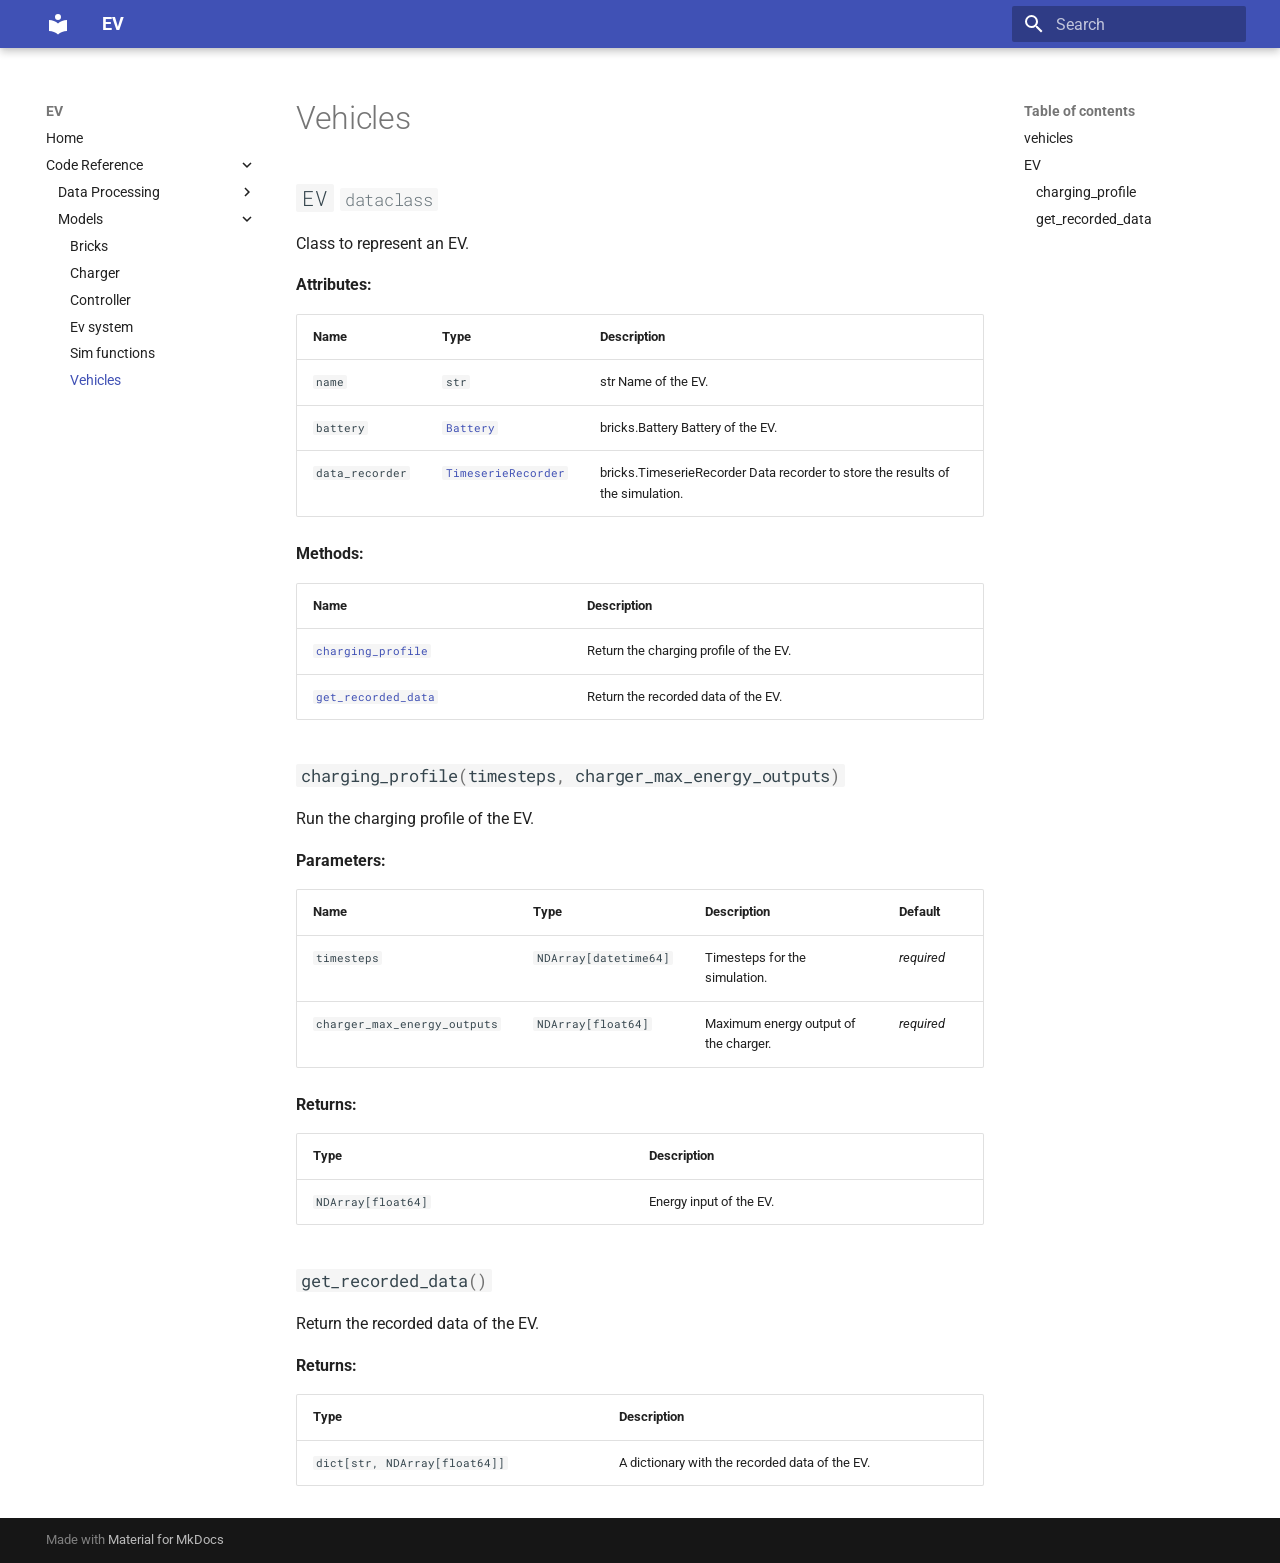
<file: site/reference/models/vehicles/index.html>
<!doctype html>
<html lang="en" class="no-js">
  <head>
    
      <meta charset="utf-8">
      <meta name="viewport" content="width=device-width,initial-scale=1">
      
      
      
      
        <link rel="prev" href="../sim_functions/">
      
      
      
      <link rel="icon" href="../../../assets/images/favicon.png">
      <meta name="generator" content="mkdocs-1.5.3, mkdocs-material-9.5.14">
    
    
      
        <title>Vehicles - EV</title>
      
    
    
      <link rel="stylesheet" href="../../../assets/stylesheets/main.10ba22f1.min.css">
      
        
        <link rel="stylesheet" href="../../../assets/stylesheets/palette.06af60db.min.css">
      
      


    
    
      
    
    
      
        
        
        <link rel="preconnect" href="https://fonts.gstatic.com" crossorigin>
        <link rel="stylesheet" href="https://fonts.googleapis.com/css?family=Roboto:300,300i,400,400i,700,700i%7CRoboto+Mono:400,400i,700,700i&display=fallback">
        <style>:root{--md-text-font:"Roboto";--md-code-font:"Roboto Mono"}</style>
      
    
    
      <link rel="stylesheet" href="../../../assets/_mkdocstrings.css">
    
      <link rel="stylesheet" href="../../../styles.css">
    
    <script>__md_scope=new URL("../../..",location),__md_hash=e=>[...e].reduce((e,_)=>(e<<5)-e+_.charCodeAt(0),0),__md_get=(e,_=localStorage,t=__md_scope)=>JSON.parse(_.getItem(t.pathname+"."+e)),__md_set=(e,_,t=localStorage,a=__md_scope)=>{try{t.setItem(a.pathname+"."+e,JSON.stringify(_))}catch(e){}}</script>
    
      

    
    
    
  </head>
  
  
    
    
    
    
    
    <body dir="ltr" data-md-color-scheme="default" data-md-color-primary="cy" data-md-color-accent="purple">
  
    
    <input class="md-toggle" data-md-toggle="drawer" type="checkbox" id="__drawer" autocomplete="off">
    <input class="md-toggle" data-md-toggle="search" type="checkbox" id="__search" autocomplete="off">
    <label class="md-overlay" for="__drawer"></label>
    <div data-md-component="skip">
      
        
        <a href="#ev_model.models.vehicles" class="md-skip">
          Skip to content
        </a>
      
    </div>
    <div data-md-component="announce">
      
    </div>
    
    
      

  

<header class="md-header md-header--shadow" data-md-component="header">
  <nav class="md-header__inner md-grid" aria-label="Header">
    <a href="../../.." title="EV" class="md-header__button md-logo" aria-label="EV" data-md-component="logo">
      
  
  <svg xmlns="http://www.w3.org/2000/svg" viewBox="0 0 24 24"><path d="M12 8a3 3 0 0 0 3-3 3 3 0 0 0-3-3 3 3 0 0 0-3 3 3 3 0 0 0 3 3m0 3.54C9.64 9.35 6.5 8 3 8v11c3.5 0 6.64 1.35 9 3.54 2.36-2.19 5.5-3.54 9-3.54V8c-3.5 0-6.64 1.35-9 3.54Z"/></svg>

    </a>
    <label class="md-header__button md-icon" for="__drawer">
      
      <svg xmlns="http://www.w3.org/2000/svg" viewBox="0 0 24 24"><path d="M3 6h18v2H3V6m0 5h18v2H3v-2m0 5h18v2H3v-2Z"/></svg>
    </label>
    <div class="md-header__title" data-md-component="header-title">
      <div class="md-header__ellipsis">
        <div class="md-header__topic">
          <span class="md-ellipsis">
            EV
          </span>
        </div>
        <div class="md-header__topic" data-md-component="header-topic">
          <span class="md-ellipsis">
            
              Vehicles
            
          </span>
        </div>
      </div>
    </div>
    
      
    
    
    
    
      <label class="md-header__button md-icon" for="__search">
        
        <svg xmlns="http://www.w3.org/2000/svg" viewBox="0 0 24 24"><path d="M9.5 3A6.5 6.5 0 0 1 16 9.5c0 1.61-.59 3.09-1.56 4.23l.27.27h.79l5 5-1.5 1.5-5-5v-.79l-.27-.27A6.516 6.516 0 0 1 9.5 16 6.5 6.5 0 0 1 3 9.5 6.5 6.5 0 0 1 9.5 3m0 2C7 5 5 7 5 9.5S7 14 9.5 14 14 12 14 9.5 12 5 9.5 5Z"/></svg>
      </label>
      <div class="md-search" data-md-component="search" role="dialog">
  <label class="md-search__overlay" for="__search"></label>
  <div class="md-search__inner" role="search">
    <form class="md-search__form" name="search">
      <input type="text" class="md-search__input" name="query" aria-label="Search" placeholder="Search" autocapitalize="off" autocorrect="off" autocomplete="off" spellcheck="false" data-md-component="search-query" required>
      <label class="md-search__icon md-icon" for="__search">
        
        <svg xmlns="http://www.w3.org/2000/svg" viewBox="0 0 24 24"><path d="M9.5 3A6.5 6.5 0 0 1 16 9.5c0 1.61-.59 3.09-1.56 4.23l.27.27h.79l5 5-1.5 1.5-5-5v-.79l-.27-.27A6.516 6.516 0 0 1 9.5 16 6.5 6.5 0 0 1 3 9.5 6.5 6.5 0 0 1 9.5 3m0 2C7 5 5 7 5 9.5S7 14 9.5 14 14 12 14 9.5 12 5 9.5 5Z"/></svg>
        
        <svg xmlns="http://www.w3.org/2000/svg" viewBox="0 0 24 24"><path d="M20 11v2H8l5.5 5.5-1.42 1.42L4.16 12l7.92-7.92L13.5 5.5 8 11h12Z"/></svg>
      </label>
      <nav class="md-search__options" aria-label="Search">
        
        <button type="reset" class="md-search__icon md-icon" title="Clear" aria-label="Clear" tabindex="-1">
          
          <svg xmlns="http://www.w3.org/2000/svg" viewBox="0 0 24 24"><path d="M19 6.41 17.59 5 12 10.59 6.41 5 5 6.41 10.59 12 5 17.59 6.41 19 12 13.41 17.59 19 19 17.59 13.41 12 19 6.41Z"/></svg>
        </button>
      </nav>
      
    </form>
    <div class="md-search__output">
      <div class="md-search__scrollwrap" data-md-scrollfix>
        <div class="md-search-result" data-md-component="search-result">
          <div class="md-search-result__meta">
            Initializing search
          </div>
          <ol class="md-search-result__list" role="presentation"></ol>
        </div>
      </div>
    </div>
  </div>
</div>
    
    
  </nav>
  
</header>
    
    <div class="md-container" data-md-component="container">
      
      
        
          
        
      
      <main class="md-main" data-md-component="main">
        <div class="md-main__inner md-grid">
          
            
              
              <div class="md-sidebar md-sidebar--primary" data-md-component="sidebar" data-md-type="navigation" >
                <div class="md-sidebar__scrollwrap">
                  <div class="md-sidebar__inner">
                    



<nav class="md-nav md-nav--primary" aria-label="Navigation" data-md-level="0">
  <label class="md-nav__title" for="__drawer">
    <a href="../../.." title="EV" class="md-nav__button md-logo" aria-label="EV" data-md-component="logo">
      
  
  <svg xmlns="http://www.w3.org/2000/svg" viewBox="0 0 24 24"><path d="M12 8a3 3 0 0 0 3-3 3 3 0 0 0-3-3 3 3 0 0 0-3 3 3 3 0 0 0 3 3m0 3.54C9.64 9.35 6.5 8 3 8v11c3.5 0 6.64 1.35 9 3.54 2.36-2.19 5.5-3.54 9-3.54V8c-3.5 0-6.64 1.35-9 3.54Z"/></svg>

    </a>
    EV
  </label>
  
  <ul class="md-nav__list" data-md-scrollfix>
    
      
      
  
  
  
  
    <li class="md-nav__item">
      <a href="../../.." class="md-nav__link">
        
  
  <span class="md-ellipsis">
    Home
  </span>
  

      </a>
    </li>
  

    
      
      
  
  
    
  
  
  
    
    
    
    
    <li class="md-nav__item md-nav__item--active md-nav__item--nested">
      
        
        
        <input class="md-nav__toggle md-toggle " type="checkbox" id="__nav_2" checked>
        
          
          <label class="md-nav__link" for="__nav_2" id="__nav_2_label" tabindex="0">
            
  
  <span class="md-ellipsis">
    Code Reference
  </span>
  

            <span class="md-nav__icon md-icon"></span>
          </label>
        
        <nav class="md-nav" data-md-level="1" aria-labelledby="__nav_2_label" aria-expanded="true">
          <label class="md-nav__title" for="__nav_2">
            <span class="md-nav__icon md-icon"></span>
            Code Reference
          </label>
          <ul class="md-nav__list" data-md-scrollfix>
            
              
                
  
  
  
  
    
    
    
    
    <li class="md-nav__item md-nav__item--nested">
      
        
        
        <input class="md-nav__toggle md-toggle " type="checkbox" id="__nav_2_1" >
        
          
          <label class="md-nav__link" for="__nav_2_1" id="__nav_2_1_label" tabindex="0">
            
  
  <span class="md-ellipsis">
    Data Processing
  </span>
  

            <span class="md-nav__icon md-icon"></span>
          </label>
        
        <nav class="md-nav" data-md-level="2" aria-labelledby="__nav_2_1_label" aria-expanded="false">
          <label class="md-nav__title" for="__nav_2_1">
            <span class="md-nav__icon md-icon"></span>
            Data Processing
          </label>
          <ul class="md-nav__list" data-md-scrollfix>
            
              
                
  
  
  
  
    <li class="md-nav__item">
      <a href="../../data/data_processing/" class="md-nav__link">
        
  
  <span class="md-ellipsis">
    Data processing
  </span>
  

      </a>
    </li>
  

              
            
              
                
  
  
  
  
    <li class="md-nav__item">
      <a href="../../data/example_data_import/" class="md-nav__link">
        
  
  <span class="md-ellipsis">
    Example data import
  </span>
  

      </a>
    </li>
  

              
            
          </ul>
        </nav>
      
    </li>
  

              
            
              
                
  
  
    
  
  
  
    
    
    
    
    <li class="md-nav__item md-nav__item--active md-nav__item--nested">
      
        
        
        <input class="md-nav__toggle md-toggle " type="checkbox" id="__nav_2_2" checked>
        
          
          <label class="md-nav__link" for="__nav_2_2" id="__nav_2_2_label" tabindex="0">
            
  
  <span class="md-ellipsis">
    Models
  </span>
  

            <span class="md-nav__icon md-icon"></span>
          </label>
        
        <nav class="md-nav" data-md-level="2" aria-labelledby="__nav_2_2_label" aria-expanded="true">
          <label class="md-nav__title" for="__nav_2_2">
            <span class="md-nav__icon md-icon"></span>
            Models
          </label>
          <ul class="md-nav__list" data-md-scrollfix>
            
              
                
  
  
  
  
    <li class="md-nav__item">
      <a href="../bricks/" class="md-nav__link">
        
  
  <span class="md-ellipsis">
    Bricks
  </span>
  

      </a>
    </li>
  

              
            
              
                
  
  
  
  
    <li class="md-nav__item">
      <a href="../charger/" class="md-nav__link">
        
  
  <span class="md-ellipsis">
    Charger
  </span>
  

      </a>
    </li>
  

              
            
              
                
  
  
  
  
    <li class="md-nav__item">
      <a href="../controller/" class="md-nav__link">
        
  
  <span class="md-ellipsis">
    Controller
  </span>
  

      </a>
    </li>
  

              
            
              
                
  
  
  
  
    <li class="md-nav__item">
      <a href="../ev_system/" class="md-nav__link">
        
  
  <span class="md-ellipsis">
    Ev system
  </span>
  

      </a>
    </li>
  

              
            
              
                
  
  
  
  
    <li class="md-nav__item">
      <a href="../sim_functions/" class="md-nav__link">
        
  
  <span class="md-ellipsis">
    Sim functions
  </span>
  

      </a>
    </li>
  

              
            
              
                
  
  
    
  
  
  
    <li class="md-nav__item md-nav__item--active">
      
      <input class="md-nav__toggle md-toggle" type="checkbox" id="__toc">
      
      
      
        <label class="md-nav__link md-nav__link--active" for="__toc">
          
  
  <span class="md-ellipsis">
    Vehicles
  </span>
  

          <span class="md-nav__icon md-icon"></span>
        </label>
      
      <a href="./" class="md-nav__link md-nav__link--active">
        
  
  <span class="md-ellipsis">
    Vehicles
  </span>
  

      </a>
      
        

<nav class="md-nav md-nav--secondary" aria-label="Table of contents">
  
  
  
  
    <label class="md-nav__title" for="__toc">
      <span class="md-nav__icon md-icon"></span>
      Table of contents
    </label>
    <ul class="md-nav__list" data-md-component="toc" data-md-scrollfix>
      
        <li class="md-nav__item">
  <a href="#ev_model.models.vehicles" class="md-nav__link">
    <span class="md-ellipsis">
      vehicles
    </span>
  </a>
  
</li>
      
        <li class="md-nav__item">
  <a href="#ev_model.models.vehicles.EV" class="md-nav__link">
    <span class="md-ellipsis">
      EV
    </span>
  </a>
  
    <nav class="md-nav" aria-label="EV">
      <ul class="md-nav__list">
        
          <li class="md-nav__item">
  <a href="#ev_model.models.vehicles.EV.charging_profile" class="md-nav__link">
    <span class="md-ellipsis">
      charging_profile
    </span>
  </a>
  
</li>
        
          <li class="md-nav__item">
  <a href="#ev_model.models.vehicles.EV.get_recorded_data" class="md-nav__link">
    <span class="md-ellipsis">
      get_recorded_data
    </span>
  </a>
  
</li>
        
      </ul>
    </nav>
  
</li>
      
    </ul>
  
</nav>
      
    </li>
  

              
            
          </ul>
        </nav>
      
    </li>
  

              
            
          </ul>
        </nav>
      
    </li>
  

    
  </ul>
</nav>
                  </div>
                </div>
              </div>
            
            
              
              <div class="md-sidebar md-sidebar--secondary" data-md-component="sidebar" data-md-type="toc" >
                <div class="md-sidebar__scrollwrap">
                  <div class="md-sidebar__inner">
                    

<nav class="md-nav md-nav--secondary" aria-label="Table of contents">
  
  
  
  
    <label class="md-nav__title" for="__toc">
      <span class="md-nav__icon md-icon"></span>
      Table of contents
    </label>
    <ul class="md-nav__list" data-md-component="toc" data-md-scrollfix>
      
        <li class="md-nav__item">
  <a href="#ev_model.models.vehicles" class="md-nav__link">
    <span class="md-ellipsis">
      vehicles
    </span>
  </a>
  
</li>
      
        <li class="md-nav__item">
  <a href="#ev_model.models.vehicles.EV" class="md-nav__link">
    <span class="md-ellipsis">
      EV
    </span>
  </a>
  
    <nav class="md-nav" aria-label="EV">
      <ul class="md-nav__list">
        
          <li class="md-nav__item">
  <a href="#ev_model.models.vehicles.EV.charging_profile" class="md-nav__link">
    <span class="md-ellipsis">
      charging_profile
    </span>
  </a>
  
</li>
        
          <li class="md-nav__item">
  <a href="#ev_model.models.vehicles.EV.get_recorded_data" class="md-nav__link">
    <span class="md-ellipsis">
      get_recorded_data
    </span>
  </a>
  
</li>
        
      </ul>
    </nav>
  
</li>
      
    </ul>
  
</nav>
                  </div>
                </div>
              </div>
            
          
          
            <div class="md-content" data-md-component="content">
              <article class="md-content__inner md-typeset">
                
                  


  <h1>Vehicles</h1>

<div class="doc doc-object doc-module">



<a id="ev_model.models.vehicles"></a>
  <div class="doc doc-contents first">

  

  <div class="doc doc-children">








<div class="doc doc-object doc-class">



<h2 id="ev_model.models.vehicles.EV" class="doc doc-heading">
          <code>EV</code>

  
  <span class="doc doc-labels">
      <small class="doc doc-label doc-label-dataclass"><code>dataclass</code></small>
  </span>

</h2>


  <div class="doc doc-contents ">

  
      <p>Class to represent an EV. </p>



  <p><strong>Attributes:</strong></p>
  <table>
    <thead>
      <tr>
        <th>Name</th>
        <th>Type</th>
        <th>Description</th>
      </tr>
    </thead>
    <tbody>
        <tr>
          <td><code><span title="ev_model.models.vehicles.EV.name">name</span></code></td>
          <td>
                <code>str</code>
          </td>
          <td>
            <div class="doc-md-description">
              <p>str
Name of the EV.</p>
            </div>
          </td>
        </tr>
        <tr>
          <td><code><span title="ev_model.models.vehicles.EV.battery">battery</span></code></td>
          <td>
                <code><a class="autorefs autorefs-internal" title="ev_model.models.bricks.Battery" href="../bricks/#ev_model.models.bricks.Battery">Battery</a></code>
          </td>
          <td>
            <div class="doc-md-description">
              <p>bricks.Battery
Battery of the EV.</p>
            </div>
          </td>
        </tr>
        <tr>
          <td><code><span title="ev_model.models.vehicles.EV.data_recorder">data_recorder</span></code></td>
          <td>
                <code><a class="autorefs autorefs-internal" title="ev_model.models.bricks.TimeserieRecorder" href="../bricks/#ev_model.models.bricks.TimeserieRecorder">TimeserieRecorder</a></code>
          </td>
          <td>
            <div class="doc-md-description">
              <p>bricks.TimeserieRecorder
Data recorder to store the results of the simulation.</p>
            </div>
          </td>
        </tr>
    </tbody>
  </table>



  <p><strong>Methods:</strong></p>
  <table>
    <thead>
      <tr>
        <th>Name</th>
        <th>Description</th>
      </tr>
    </thead>
    <tbody>
          <tr>
            <td><code><a class="autorefs autorefs-internal" title="ev_model.models.vehicles.EV.charging_profile" href="#ev_model.models.vehicles.EV.charging_profile">charging_profile</a></code></td>
            <td>
              <div class="doc-md-description">
                <p>Return the charging profile of the EV.</p>
              </div>
            </td>
          </tr>
          <tr>
            <td><code><a class="autorefs autorefs-internal" title="ev_model.models.vehicles.EV.get_recorded_data" href="#ev_model.models.vehicles.EV.get_recorded_data">get_recorded_data</a></code></td>
            <td>
              <div class="doc-md-description">
                <p>Return the recorded data of the EV.</p>
              </div>
            </td>
          </tr>
    </tbody>
  </table>


  

  <div class="doc doc-children">










<div class="doc doc-object doc-function">



<h3 id="ev_model.models.vehicles.EV.charging_profile" class="doc doc-heading">
          <code class="highlight language-python"><span class="n">charging_profile</span><span class="p">(</span><span class="n">timesteps</span><span class="p">,</span> <span class="n">charger_max_energy_outputs</span><span class="p">)</span></code>

</h3>


  <div class="doc doc-contents ">
  
      <p>Run the charging profile of the EV.</p>



  <p><strong>Parameters:</strong></p>
  <table>
    <thead>
      <tr>
        <th>Name</th>
        <th>Type</th>
        <th>Description</th>
        <th>Default</th>
      </tr>
    </thead>
    <tbody>
        <tr>
          <td><code>timesteps</code></td>
          <td>
                <code><span title="numpy.NDArray">NDArray</span>[<span title="numpy.datetime64">datetime64</span>]</code>
          </td>
          <td>
            <div class="doc-md-description">
              <p>Timesteps for the simulation.</p>
            </div>
          </td>
          <td>
              <em>required</em>
          </td>
        </tr>
        <tr>
          <td><code>charger_max_energy_outputs</code></td>
          <td>
                <code><span title="numpy.NDArray">NDArray</span>[<span title="numpy.float64">float64</span>]</code>
          </td>
          <td>
            <div class="doc-md-description">
              <p>Maximum energy output of the charger.</p>
            </div>
          </td>
          <td>
              <em>required</em>
          </td>
        </tr>
    </tbody>
  </table>



  <p><strong>Returns:</strong></p>
  <table>
    <thead>
      <tr>
        <th>Type</th>
        <th>Description</th>
      </tr>
    </thead>
    <tbody>
        <tr>
          <td>
                <code><span title="numpy.NDArray">NDArray</span>[<span title="numpy.float64">float64</span>]</code>
          </td>
          <td>
            <div class="doc-md-description">
              <p>Energy input of the EV.</p>
            </div>
          </td>
        </tr>
    </tbody>
  </table>

  </div>

</div>


<div class="doc doc-object doc-function">



<h3 id="ev_model.models.vehicles.EV.get_recorded_data" class="doc doc-heading">
          <code class="highlight language-python"><span class="n">get_recorded_data</span><span class="p">()</span></code>

</h3>


  <div class="doc doc-contents ">
  
      <p>Return the recorded data of the EV.</p>



  <p><strong>Returns:</strong></p>
  <table>
    <thead>
      <tr>
        <th>Type</th>
        <th>Description</th>
      </tr>
    </thead>
    <tbody>
        <tr>
          <td>
                <code>dict[str, <span title="numpy.NDArray">NDArray</span>[<span title="numpy.float64">float64</span>]]</code>
          </td>
          <td>
            <div class="doc-md-description">
              <p>A dictionary with the recorded data of the EV.</p>
            </div>
          </td>
        </tr>
    </tbody>
  </table>

  </div>

</div>



  </div>

  </div>


</div>




  </div>

  </div>

</div>












                
              </article>
            </div>
          
          
<script>var target=document.getElementById(location.hash.slice(1));target&&target.name&&(target.checked=target.name.startsWith("__tabbed_"))</script>
        </div>
        
      </main>
      
        <footer class="md-footer">
  
  <div class="md-footer-meta md-typeset">
    <div class="md-footer-meta__inner md-grid">
      <div class="md-copyright">
  
  
    Made with
    <a href="https://squidfunk.github.io/mkdocs-material/" target="_blank" rel="noopener">
      Material for MkDocs
    </a>
  
</div>
      
    </div>
  </div>
</footer>
      
    </div>
    <div class="md-dialog" data-md-component="dialog">
      <div class="md-dialog__inner md-typeset"></div>
    </div>
    
    
    <script id="__config" type="application/json">{"base": "../../..", "features": [], "search": "../../../assets/javascripts/workers/search.b8dbb3d2.min.js", "translations": {"clipboard.copied": "Copied to clipboard", "clipboard.copy": "Copy to clipboard", "search.result.more.one": "1 more on this page", "search.result.more.other": "# more on this page", "search.result.none": "No matching documents", "search.result.one": "1 matching document", "search.result.other": "# matching documents", "search.result.placeholder": "Type to start searching", "search.result.term.missing": "Missing", "select.version": "Select version"}}</script>
    
    
      <script src="../../../assets/javascripts/bundle.bd41221c.min.js"></script>
      
    
  </body>
</html>
</file>
<file: site/assets/_mkdocstrings.css>
/* Avoid breaking parameter names, etc. in table cells. */
.doc-contents td code {
  word-break: normal !important;
}

/* No line break before first paragraph of descriptions. */
.doc-md-description,
.doc-md-description>p:first-child {
  display: inline;
}

/* Max width for docstring sections tables. */
.doc .md-typeset__table,
.doc .md-typeset__table table {
  display: table !important;
  width: 100%;
}

.doc .md-typeset__table tr {
  display: table-row;
}

/* Defaults in Spacy table style. */
.doc-param-default {
  float: right;
}

/* Symbols in Navigation and ToC. */
:root,
[data-md-color-scheme="default"] {
  --doc-symbol-attribute-fg-color: #953800;
  --doc-symbol-function-fg-color: #8250df;
  --doc-symbol-method-fg-color: #8250df;
  --doc-symbol-class-fg-color: #0550ae;
  --doc-symbol-module-fg-color: #5cad0f;

  --doc-symbol-attribute-bg-color: #9538001a;
  --doc-symbol-function-bg-color: #8250df1a;
  --doc-symbol-method-bg-color: #8250df1a;
  --doc-symbol-class-bg-color: #0550ae1a;
  --doc-symbol-module-bg-color: #5cad0f1a;
}

[data-md-color-scheme="slate"] {
  --doc-symbol-attribute-fg-color: #ffa657;
  --doc-symbol-function-fg-color: #d2a8ff;
  --doc-symbol-method-fg-color: #d2a8ff;
  --doc-symbol-class-fg-color: #79c0ff;
  --doc-symbol-module-fg-color: #baff79;

  --doc-symbol-attribute-bg-color: #ffa6571a;
  --doc-symbol-function-bg-color: #d2a8ff1a;
  --doc-symbol-method-bg-color: #d2a8ff1a;
  --doc-symbol-class-bg-color: #79c0ff1a;
  --doc-symbol-module-bg-color: #baff791a;
}

code.doc-symbol {
  border-radius: .1rem;
  font-size: .85em;
  padding: 0 .3em;
  font-weight: bold;
}

code.doc-symbol-attribute {
  color: var(--doc-symbol-attribute-fg-color);
  background-color: var(--doc-symbol-attribute-bg-color);
}

code.doc-symbol-attribute::after {
  content: "attr";
}

code.doc-symbol-function {
  color: var(--doc-symbol-function-fg-color);
  background-color: var(--doc-symbol-function-bg-color);
}

code.doc-symbol-function::after {
  content: "func";
}

code.doc-symbol-method {
  color: var(--doc-symbol-method-fg-color);
  background-color: var(--doc-symbol-method-bg-color);
}

code.doc-symbol-method::after {
  content: "meth";
}

code.doc-symbol-class {
  color: var(--doc-symbol-class-fg-color);
  background-color: var(--doc-symbol-class-bg-color);
}

code.doc-symbol-class::after {
  content: "class";
}

code.doc-symbol-module {
  color: var(--doc-symbol-module-fg-color);
  background-color: var(--doc-symbol-module-bg-color);
}

code.doc-symbol-module::after {
  content: "mod";
}
</file>
<file: site/styles.css>
/* Example custom styles for mermaid diagrams */
.mermaid {
  max-width: 100%;
  margin: 0 auto;
  font-family: Arial, sans-serif;
}
</file>
<file: site/assets/stylesheets/main.10ba22f1.min.css>
@charset "UTF-8";html{-webkit-text-size-adjust:none;-moz-text-size-adjust:none;text-size-adjust:none;box-sizing:border-box}*,:after,:before{box-sizing:inherit}@media (prefers-reduced-motion){*,:after,:before{transition:none!important}}body{margin:0}a,button,input,label{-webkit-tap-highlight-color:transparent}a{color:inherit;text-decoration:none}hr{border:0;box-sizing:initial;display:block;height:.05rem;overflow:visible;padding:0}small{font-size:80%}sub,sup{line-height:1em}img{border-style:none}table{border-collapse:initial;border-spacing:0}td,th{font-weight:400;vertical-align:top}button{background:#0000;border:0;font-family:inherit;font-size:inherit;margin:0;padding:0}input{border:0;outline:none}:root{--md-primary-fg-color:#4051b5;--md-primary-fg-color--light:#5d6cc0;--md-primary-fg-color--dark:#303fa1;--md-primary-bg-color:#fff;--md-primary-bg-color--light:#ffffffb3;--md-accent-fg-color:#526cfe;--md-accent-fg-color--transparent:#526cfe1a;--md-accent-bg-color:#fff;--md-accent-bg-color--light:#ffffffb3}[data-md-color-scheme=default]{color-scheme:light}[data-md-color-scheme=default] img[src$="#gh-dark-mode-only"],[data-md-color-scheme=default] img[src$="#only-dark"]{display:none}:root,[data-md-color-scheme=default]{--md-hue:225deg;--md-default-fg-color:#000000de;--md-default-fg-color--light:#0000008a;--md-default-fg-color--lighter:#00000052;--md-default-fg-color--lightest:#00000012;--md-default-bg-color:#fff;--md-default-bg-color--light:#ffffffb3;--md-default-bg-color--lighter:#ffffff4d;--md-default-bg-color--lightest:#ffffff1f;--md-code-fg-color:#36464e;--md-code-bg-color:#f5f5f5;--md-code-hl-color:#4287ff;--md-code-hl-color--light:#4287ff1a;--md-code-hl-number-color:#d52a2a;--md-code-hl-special-color:#db1457;--md-code-hl-function-color:#a846b9;--md-code-hl-constant-color:#6e59d9;--md-code-hl-keyword-color:#3f6ec6;--md-code-hl-string-color:#1c7d4d;--md-code-hl-name-color:var(--md-code-fg-color);--md-code-hl-operator-color:var(--md-default-fg-color--light);--md-code-hl-punctuation-color:var(--md-default-fg-color--light);--md-code-hl-comment-color:var(--md-default-fg-color--light);--md-code-hl-generic-color:var(--md-default-fg-color--light);--md-code-hl-variable-color:var(--md-default-fg-color--light);--md-typeset-color:var(--md-default-fg-color);--md-typeset-a-color:var(--md-primary-fg-color);--md-typeset-del-color:#f5503d26;--md-typeset-ins-color:#0bd57026;--md-typeset-kbd-color:#fafafa;--md-typeset-kbd-accent-color:#fff;--md-typeset-kbd-border-color:#b8b8b8;--md-typeset-mark-color:#ffff0080;--md-typeset-table-color:#0000001f;--md-typeset-table-color--light:rgba(0,0,0,.035);--md-admonition-fg-color:var(--md-default-fg-color);--md-admonition-bg-color:var(--md-default-bg-color);--md-warning-fg-color:#000000de;--md-warning-bg-color:#ff9;--md-footer-fg-color:#fff;--md-footer-fg-color--light:#ffffffb3;--md-footer-fg-color--lighter:#ffffff73;--md-footer-bg-color:#000000de;--md-footer-bg-color--dark:#00000052;--md-shadow-z1:0 0.2rem 0.5rem #0000000d,0 0 0.05rem #0000001a;--md-shadow-z2:0 0.2rem 0.5rem #0000001a,0 0 0.05rem #00000040;--md-shadow-z3:0 0.2rem 0.5rem #0003,0 0 0.05rem #00000059}.md-icon svg{fill:currentcolor;display:block;height:1.2rem;width:1.2rem}body{-webkit-font-smoothing:antialiased;-moz-osx-font-smoothing:grayscale;--md-text-font-family:var(--md-text-font,_),-apple-system,BlinkMacSystemFont,Helvetica,Arial,sans-serif;--md-code-font-family:var(--md-code-font,_),SFMono-Regular,Consolas,Menlo,monospace}aside,body,input{font-feature-settings:"kern","liga";color:var(--md-typeset-color);font-family:var(--md-text-font-family)}code,kbd,pre{font-feature-settings:"kern";font-family:var(--md-code-font-family)}:root{--md-typeset-table-sort-icon:url('data:image/svg+xml;charset=utf-8,<svg xmlns="http://www.w3.org/2000/svg" viewBox="0 0 24 24"><path d="m18 21-4-4h3V7h-3l4-4 4 4h-3v10h3M2 19v-2h10v2M2 13v-2h7v2M2 7V5h4v2H2Z"/></svg>');--md-typeset-table-sort-icon--asc:url('data:image/svg+xml;charset=utf-8,<svg xmlns="http://www.w3.org/2000/svg" viewBox="0 0 24 24"><path d="M19 17h3l-4 4-4-4h3V3h2M2 17h10v2H2M6 5v2H2V5m0 6h7v2H2v-2Z"/></svg>');--md-typeset-table-sort-icon--desc:url('data:image/svg+xml;charset=utf-8,<svg xmlns="http://www.w3.org/2000/svg" viewBox="0 0 24 24"><path d="M19 7h3l-4-4-4 4h3v14h2M2 17h10v2H2M6 5v2H2V5m0 6h7v2H2v-2Z"/></svg>')}.md-typeset{-webkit-print-color-adjust:exact;color-adjust:exact;font-size:.8rem;line-height:1.6}@media print{.md-typeset{font-size:.68rem}}.md-typeset blockquote,.md-typeset dl,.md-typeset figure,.md-typeset ol,.md-typeset pre,.md-typeset ul{margin-bottom:1em;margin-top:1em}.md-typeset h1{color:var(--md-default-fg-color--light);font-size:2em;line-height:1.3;margin:0 0 1.25em}.md-typeset h1,.md-typeset h2{font-weight:300;letter-spacing:-.01em}.md-typeset h2{font-size:1.5625em;line-height:1.4;margin:1.6em 0 .64em}.md-typeset h3{font-size:1.25em;font-weight:400;letter-spacing:-.01em;line-height:1.5;margin:1.6em 0 .8em}.md-typeset h2+h3{margin-top:.8em}.md-typeset h4{font-weight:700;letter-spacing:-.01em;margin:1em 0}.md-typeset h5,.md-typeset h6{color:var(--md-default-fg-color--light);font-size:.8em;font-weight:700;letter-spacing:-.01em;margin:1.25em 0}.md-typeset h5{text-transform:uppercase}.md-typeset hr{border-bottom:.05rem solid var(--md-default-fg-color--lightest);display:flow-root;margin:1.5em 0}.md-typeset a{color:var(--md-typeset-a-color);word-break:break-word}.md-typeset a,.md-typeset a:before{transition:color 125ms}.md-typeset a:focus,.md-typeset a:hover{color:var(--md-accent-fg-color)}.md-typeset a:focus code,.md-typeset a:hover code{background-color:var(--md-accent-fg-color--transparent)}.md-typeset a code{color:currentcolor;transition:background-color 125ms}.md-typeset a.focus-visible{outline-color:var(--md-accent-fg-color);outline-offset:.2rem}.md-typeset code,.md-typeset kbd,.md-typeset pre{color:var(--md-code-fg-color);direction:ltr;font-variant-ligatures:none}@media print{.md-typeset code,.md-typeset kbd,.md-typeset pre{white-space:pre-wrap}}.md-typeset code{background-color:var(--md-code-bg-color);border-radius:.1rem;-webkit-box-decoration-break:clone;box-decoration-break:clone;font-size:.85em;padding:0 .2941176471em;word-break:break-word}.md-typeset code:not(.focus-visible){-webkit-tap-highlight-color:transparent;outline:none}.md-typeset pre{display:flow-root;line-height:1.4;position:relative}.md-typeset pre>code{-webkit-box-decoration-break:slice;box-decoration-break:slice;box-shadow:none;display:block;margin:0;outline-color:var(--md-accent-fg-color);overflow:auto;padding:.7720588235em 1.1764705882em;scrollbar-color:var(--md-default-fg-color--lighter) #0000;scrollbar-width:thin;touch-action:auto;word-break:normal}.md-typeset pre>code:hover{scrollbar-color:var(--md-accent-fg-color) #0000}.md-typeset pre>code::-webkit-scrollbar{height:.2rem;width:.2rem}.md-typeset pre>code::-webkit-scrollbar-thumb{background-color:var(--md-default-fg-color--lighter)}.md-typeset pre>code::-webkit-scrollbar-thumb:hover{background-color:var(--md-accent-fg-color)}.md-typeset kbd{background-color:var(--md-typeset-kbd-color);border-radius:.1rem;box-shadow:0 .1rem 0 .05rem var(--md-typeset-kbd-border-color),0 .1rem 0 var(--md-typeset-kbd-border-color),0 -.1rem .2rem var(--md-typeset-kbd-accent-color) inset;color:var(--md-default-fg-color);display:inline-block;font-size:.75em;padding:0 .6666666667em;vertical-align:text-top;word-break:break-word}.md-typeset mark{background-color:var(--md-typeset-mark-color);-webkit-box-decoration-break:clone;box-decoration-break:clone;color:inherit;word-break:break-word}.md-typeset abbr{border-bottom:.05rem dotted var(--md-default-fg-color--light);cursor:help;text-decoration:none}.md-typeset small{opacity:.75}[dir=ltr] .md-typeset sub,[dir=ltr] .md-typeset sup{margin-left:.078125em}[dir=rtl] .md-typeset sub,[dir=rtl] .md-typeset sup{margin-right:.078125em}[dir=ltr] .md-typeset blockquote{padding-left:.6rem}[dir=rtl] .md-typeset blockquote{padding-right:.6rem}[dir=ltr] .md-typeset blockquote{border-left:.2rem solid var(--md-default-fg-color--lighter)}[dir=rtl] .md-typeset blockquote{border-right:.2rem solid var(--md-default-fg-color--lighter)}.md-typeset blockquote{color:var(--md-default-fg-color--light);margin-left:0;margin-right:0}.md-typeset ul{list-style-type:disc}[dir=ltr] .md-typeset ol,[dir=ltr] .md-typeset ul{margin-left:.625em}[dir=rtl] .md-typeset ol,[dir=rtl] .md-typeset ul{margin-right:.625em}.md-typeset ol,.md-typeset ul{padding:0}.md-typeset ol:not([hidden]),.md-typeset ul:not([hidden]){display:flow-root}.md-typeset ol ol,.md-typeset ul ol{list-style-type:lower-alpha}.md-typeset ol ol ol,.md-typeset ul ol ol{list-style-type:lower-roman}[dir=ltr] .md-typeset ol li,[dir=ltr] .md-typeset ul li{margin-left:1.25em}[dir=rtl] .md-typeset ol li,[dir=rtl] .md-typeset ul li{margin-right:1.25em}.md-typeset ol li,.md-typeset ul li{margin-bottom:.5em}.md-typeset ol li blockquote,.md-typeset ol li p,.md-typeset ul li blockquote,.md-typeset ul li p{margin:.5em 0}.md-typeset ol li:last-child,.md-typeset ul li:last-child{margin-bottom:0}[dir=ltr] .md-typeset ol li ol,[dir=ltr] .md-typeset ol li ul,[dir=ltr] .md-typeset ul li ol,[dir=ltr] .md-typeset ul li ul{margin-left:.625em}[dir=rtl] .md-typeset ol li ol,[dir=rtl] .md-typeset ol li ul,[dir=rtl] .md-typeset ul li ol,[dir=rtl] .md-typeset ul li ul{margin-right:.625em}.md-typeset ol li ol,.md-typeset ol li ul,.md-typeset ul li ol,.md-typeset ul li ul{margin-bottom:.5em;margin-top:.5em}[dir=ltr] .md-typeset dd{margin-left:1.875em}[dir=rtl] .md-typeset dd{margin-right:1.875em}.md-typeset dd{margin-bottom:1.5em;margin-top:1em}.md-typeset img,.md-typeset svg,.md-typeset video{height:auto;max-width:100%}.md-typeset img[align=left]{margin:1em 1em 1em 0}.md-typeset img[align=right]{margin:1em 0 1em 1em}.md-typeset img[align]:only-child{margin-top:0}.md-typeset figure{display:flow-root;margin:1em auto;max-width:100%;text-align:center;width:-webkit-fit-content;width:-moz-fit-content;width:fit-content}.md-typeset figure img{display:block;margin:0 auto}.md-typeset figcaption{font-style:italic;margin:1em auto;max-width:24rem}.md-typeset iframe{color-scheme:light;max-width:100%}.md-typeset table:not([class]){background-color:var(--md-default-bg-color);border:.05rem solid var(--md-typeset-table-color);border-radius:.1rem;display:inline-block;font-size:.64rem;max-width:100%;overflow:auto;touch-action:auto}@media print{.md-typeset table:not([class]){display:table}}.md-typeset table:not([class])+*{margin-top:1.5em}.md-typeset table:not([class]) td>:first-child,.md-typeset table:not([class]) th>:first-child{margin-top:0}.md-typeset table:not([class]) td>:last-child,.md-typeset table:not([class]) th>:last-child{margin-bottom:0}.md-typeset table:not([class]) td:not([align]),.md-typeset table:not([class]) th:not([align]){text-align:left}[dir=rtl] .md-typeset table:not([class]) td:not([align]),[dir=rtl] .md-typeset table:not([class]) th:not([align]){text-align:right}.md-typeset table:not([class]) th{font-weight:700;min-width:5rem;padding:.9375em 1.25em;vertical-align:top}.md-typeset table:not([class]) td{border-top:.05rem solid var(--md-typeset-table-color);padding:.9375em 1.25em;vertical-align:top}.md-typeset table:not([class]) tbody tr{transition:background-color 125ms}.md-typeset table:not([class]) tbody tr:hover{background-color:var(--md-typeset-table-color--light);box-shadow:0 .05rem 0 var(--md-default-bg-color) inset}.md-typeset table:not([class]) a{word-break:normal}.md-typeset table th[role=columnheader]{cursor:pointer}[dir=ltr] .md-typeset table th[role=columnheader]:after{margin-left:.5em}[dir=rtl] .md-typeset table th[role=columnheader]:after{margin-right:.5em}.md-typeset table th[role=columnheader]:after{content:"";display:inline-block;height:1.2em;-webkit-mask-image:var(--md-typeset-table-sort-icon);mask-image:var(--md-typeset-table-sort-icon);-webkit-mask-repeat:no-repeat;mask-repeat:no-repeat;-webkit-mask-size:contain;mask-size:contain;transition:background-color 125ms;vertical-align:text-bottom;width:1.2em}.md-typeset table th[role=columnheader]:hover:after{background-color:var(--md-default-fg-color--lighter)}.md-typeset table th[role=columnheader][aria-sort=ascending]:after{background-color:var(--md-default-fg-color--light);-webkit-mask-image:var(--md-typeset-table-sort-icon--asc);mask-image:var(--md-typeset-table-sort-icon--asc)}.md-typeset table th[role=columnheader][aria-sort=descending]:after{background-color:var(--md-default-fg-color--light);-webkit-mask-image:var(--md-typeset-table-sort-icon--desc);mask-image:var(--md-typeset-table-sort-icon--desc)}.md-typeset__scrollwrap{margin:1em -.8rem;overflow-x:auto;touch-action:auto}.md-typeset__table{display:inline-block;margin-bottom:.5em;padding:0 .8rem}@media print{.md-typeset__table{display:block}}html .md-typeset__table table{display:table;margin:0;overflow:hidden;width:100%}@media screen and (max-width:44.984375em){.md-content__inner>pre{margin:1em -.8rem}.md-content__inner>pre code{border-radius:0}}.md-typeset .md-author{border-radius:100%;display:block;flex-shrink:0;height:1.6rem;overflow:hidden;position:relative;transition:color 125ms,transform 125ms;width:1.6rem}.md-typeset .md-author img{display:block}.md-typeset .md-author--more{background:var(--md-default-fg-color--lightest);color:var(--md-default-fg-color--lighter);font-size:.6rem;font-weight:700;line-height:1.6rem;text-align:center}.md-typeset .md-author--long{height:2.4rem;width:2.4rem}.md-typeset a.md-author{transform:scale(1)}.md-typeset a.md-author img{filter:grayscale(100%) opacity(75%);transition:filter 125ms}.md-typeset a.md-author:focus,.md-typeset a.md-author:hover{transform:scale(1.1);z-index:1}.md-typeset a.md-author:focus img,.md-typeset a.md-author:hover img{filter:grayscale(0)}.md-banner{background-color:var(--md-footer-bg-color);color:var(--md-footer-fg-color);overflow:auto}@media print{.md-banner{display:none}}.md-banner--warning{background-color:var(--md-warning-bg-color);color:var(--md-warning-fg-color)}.md-banner__inner{font-size:.7rem;margin:.6rem auto;padding:0 .8rem}[dir=ltr] .md-banner__button{float:right}[dir=rtl] .md-banner__button{float:left}.md-banner__button{color:inherit;cursor:pointer;transition:opacity .25s}.no-js .md-banner__button{display:none}.md-banner__button:hover{opacity:.7}html{font-size:125%;height:100%;overflow-x:hidden}@media screen and (min-width:100em){html{font-size:137.5%}}@media screen and (min-width:125em){html{font-size:150%}}body{background-color:var(--md-default-bg-color);display:flex;flex-direction:column;font-size:.5rem;min-height:100%;position:relative;width:100%}@media print{body{display:block}}@media screen and (max-width:59.984375em){body[data-md-scrolllock]{position:fixed}}.md-grid{margin-left:auto;margin-right:auto;max-width:61rem}.md-container{display:flex;flex-direction:column;flex-grow:1}@media print{.md-container{display:block}}.md-main{flex-grow:1}.md-main__inner{display:flex;height:100%;margin-top:1.5rem}.md-ellipsis{overflow:hidden;text-overflow:ellipsis}.md-toggle{display:none}.md-option{height:0;opacity:0;position:absolute;width:0}.md-option:checked+label:not([hidden]){display:block}.md-option.focus-visible+label{outline-color:var(--md-accent-fg-color);outline-style:auto}.md-skip{background-color:var(--md-default-fg-color);border-radius:.1rem;color:var(--md-default-bg-color);font-size:.64rem;margin:.5rem;opacity:0;outline-color:var(--md-accent-fg-color);padding:.3rem .5rem;position:fixed;transform:translateY(.4rem);z-index:-1}.md-skip:focus{opacity:1;transform:translateY(0);transition:transform .25s cubic-bezier(.4,0,.2,1),opacity 175ms 75ms;z-index:10}@page{margin:25mm}:root{--md-clipboard-icon:url('data:image/svg+xml;charset=utf-8,<svg xmlns="http://www.w3.org/2000/svg" viewBox="0 0 24 24"><path d="M19 21H8V7h11m0-2H8a2 2 0 0 0-2 2v14a2 2 0 0 0 2 2h11a2 2 0 0 0 2-2V7a2 2 0 0 0-2-2m-3-4H4a2 2 0 0 0-2 2v14h2V3h12V1Z"/></svg>')}.md-clipboard{border-radius:.1rem;color:var(--md-default-fg-color--lightest);cursor:pointer;height:1.5em;outline-color:var(--md-accent-fg-color);outline-offset:.1rem;position:absolute;right:.5em;top:.5em;transition:color .25s;width:1.5em;z-index:1}@media print{.md-clipboard{display:none}}.md-clipboard:not(.focus-visible){-webkit-tap-highlight-color:transparent;outline:none}:hover>.md-clipboard{color:var(--md-default-fg-color--light)}.md-clipboard:focus,.md-clipboard:hover{color:var(--md-accent-fg-color)}.md-clipboard:after{background-color:currentcolor;content:"";display:block;height:1.125em;margin:0 auto;-webkit-mask-image:var(--md-clipboard-icon);mask-image:var(--md-clipboard-icon);-webkit-mask-position:center;mask-position:center;-webkit-mask-repeat:no-repeat;mask-repeat:no-repeat;-webkit-mask-size:contain;mask-size:contain;width:1.125em}.md-clipboard--inline{cursor:pointer}.md-clipboard--inline code{transition:color .25s,background-color .25s}.md-clipboard--inline:focus code,.md-clipboard--inline:hover code{background-color:var(--md-accent-fg-color--transparent);color:var(--md-accent-fg-color)}@keyframes consent{0%{opacity:0;transform:translateY(100%)}to{opacity:1;transform:translateY(0)}}@keyframes overlay{0%{opacity:0}to{opacity:1}}.md-consent__overlay{animation:overlay .25s both;-webkit-backdrop-filter:blur(.1rem);backdrop-filter:blur(.1rem);background-color:#0000008a;height:100%;opacity:1;position:fixed;top:0;width:100%;z-index:5}.md-consent__inner{animation:consent .5s cubic-bezier(.1,.7,.1,1) both;background-color:var(--md-default-bg-color);border:0;border-radius:.1rem;bottom:0;box-shadow:0 0 .2rem #0000001a,0 .2rem .4rem #0003;max-height:100%;overflow:auto;padding:0;position:fixed;width:100%;z-index:5}.md-consent__form{padding:.8rem}.md-consent__settings{display:none;margin:1em 0}input:checked+.md-consent__settings{display:block}.md-consent__controls{margin-bottom:.8rem}.md-typeset .md-consent__controls .md-button{display:inline}@media screen and (max-width:44.984375em){.md-typeset .md-consent__controls .md-button{display:block;margin-top:.4rem;text-align:center;width:100%}}.md-consent label{cursor:pointer}.md-content{flex-grow:1;min-width:0}.md-content__inner{margin:0 .8rem 1.2rem;padding-top:.6rem}@media screen and (min-width:76.25em){[dir=ltr] .md-sidebar--primary:not([hidden])~.md-content>.md-content__inner{margin-left:1.2rem}[dir=ltr] .md-sidebar--secondary:not([hidden])~.md-content>.md-content__inner,[dir=rtl] .md-sidebar--primary:not([hidden])~.md-content>.md-content__inner{margin-right:1.2rem}[dir=rtl] .md-sidebar--secondary:not([hidden])~.md-content>.md-content__inner{margin-left:1.2rem}}.md-content__inner:before{content:"";display:block;height:.4rem}.md-content__inner>:last-child{margin-bottom:0}[dir=ltr] .md-content__button{float:right}[dir=rtl] .md-content__button{float:left}[dir=ltr] .md-content__button{margin-left:.4rem}[dir=rtl] .md-content__button{margin-right:.4rem}.md-content__button{margin:.4rem 0;padding:0}@media print{.md-content__button{display:none}}.md-typeset .md-content__button{color:var(--md-default-fg-color--lighter)}.md-content__button svg{display:inline;vertical-align:top}[dir=rtl] .md-content__button svg{transform:scaleX(-1)}[dir=ltr] .md-dialog{right:.8rem}[dir=rtl] .md-dialog{left:.8rem}.md-dialog{background-color:var(--md-default-fg-color);border-radius:.1rem;bottom:.8rem;box-shadow:var(--md-shadow-z3);min-width:11.1rem;opacity:0;padding:.4rem .6rem;pointer-events:none;position:fixed;transform:translateY(100%);transition:transform 0ms .4s,opacity .4s;z-index:4}@media print{.md-dialog{display:none}}.md-dialog--active{opacity:1;pointer-events:auto;transform:translateY(0);transition:transform .4s cubic-bezier(.075,.85,.175,1),opacity .4s}.md-dialog__inner{color:var(--md-default-bg-color);font-size:.7rem}.md-feedback{margin:2em 0 1em;text-align:center}.md-feedback fieldset{border:none;margin:0;padding:0}.md-feedback__title{font-weight:700;margin:1em auto}.md-feedback__inner{position:relative}.md-feedback__list{display:flex;flex-wrap:wrap;place-content:baseline center;position:relative}.md-feedback__list:hover .md-icon:not(:disabled){color:var(--md-default-fg-color--lighter)}:disabled .md-feedback__list{min-height:1.8rem}.md-feedback__icon{color:var(--md-default-fg-color--light);cursor:pointer;flex-shrink:0;margin:0 .1rem;transition:color 125ms}.md-feedback__icon:not(:disabled).md-icon:hover{color:var(--md-accent-fg-color)}.md-feedback__icon:disabled{color:var(--md-default-fg-color--lightest);pointer-events:none}.md-feedback__note{opacity:0;position:relative;transform:translateY(.4rem);transition:transform .4s cubic-bezier(.1,.7,.1,1),opacity .15s}.md-feedback__note>*{margin:0 auto;max-width:16rem}:disabled .md-feedback__note{opacity:1;transform:translateY(0)}.md-footer{background-color:var(--md-footer-bg-color);color:var(--md-footer-fg-color)}@media print{.md-footer{display:none}}.md-footer__inner{justify-content:space-between;overflow:auto;padding:.2rem}.md-footer__inner:not([hidden]){display:flex}.md-footer__link{align-items:end;display:flex;flex-grow:0.01;margin-bottom:.4rem;margin-top:1rem;max-width:100%;outline-color:var(--md-accent-fg-color);overflow:hidden;transition:opacity .25s}.md-footer__link:focus,.md-footer__link:hover{opacity:.7}[dir=rtl] .md-footer__link svg{transform:scaleX(-1)}@media screen and (max-width:44.984375em){.md-footer__link--prev{flex-shrink:0}.md-footer__link--prev .md-footer__title{display:none}}[dir=ltr] .md-footer__link--next{margin-left:auto}[dir=rtl] .md-footer__link--next{margin-right:auto}.md-footer__link--next{text-align:right}[dir=rtl] .md-footer__link--next{text-align:left}.md-footer__title{flex-grow:1;font-size:.9rem;margin-bottom:.7rem;max-width:calc(100% - 2.4rem);padding:0 1rem;white-space:nowrap}.md-footer__button{margin:.2rem;padding:.4rem}.md-footer__direction{font-size:.64rem;opacity:.7}.md-footer-meta{background-color:var(--md-footer-bg-color--dark)}.md-footer-meta__inner{display:flex;flex-wrap:wrap;justify-content:space-between;padding:.2rem}html .md-footer-meta.md-typeset a{color:var(--md-footer-fg-color--light)}html .md-footer-meta.md-typeset a:focus,html .md-footer-meta.md-typeset a:hover{color:var(--md-footer-fg-color)}.md-copyright{color:var(--md-footer-fg-color--lighter);font-size:.64rem;margin:auto .6rem;padding:.4rem 0;width:100%}@media screen and (min-width:45em){.md-copyright{width:auto}}.md-copyright__highlight{color:var(--md-footer-fg-color--light)}.md-social{display:inline-flex;gap:.2rem;margin:0 .4rem;padding:.2rem 0 .6rem}@media screen and (min-width:45em){.md-social{padding:.6rem 0}}.md-social__link{display:inline-block;height:1.6rem;text-align:center;width:1.6rem}.md-social__link:before{line-height:1.9}.md-social__link svg{fill:currentcolor;max-height:.8rem;vertical-align:-25%}.md-typeset .md-button{border:.1rem solid;border-radius:.1rem;color:var(--md-primary-fg-color);cursor:pointer;display:inline-block;font-weight:700;padding:.625em 2em;transition:color 125ms,background-color 125ms,border-color 125ms}.md-typeset .md-button--primary{background-color:var(--md-primary-fg-color);border-color:var(--md-primary-fg-color);color:var(--md-primary-bg-color)}.md-typeset .md-button:focus,.md-typeset .md-button:hover{background-color:var(--md-accent-fg-color);border-color:var(--md-accent-fg-color);color:var(--md-accent-bg-color)}[dir=ltr] .md-typeset .md-input{border-top-left-radius:.1rem}[dir=ltr] .md-typeset .md-input,[dir=rtl] .md-typeset .md-input{border-top-right-radius:.1rem}[dir=rtl] .md-typeset .md-input{border-top-left-radius:.1rem}.md-typeset .md-input{border-bottom:.1rem solid var(--md-default-fg-color--lighter);box-shadow:var(--md-shadow-z1);font-size:.8rem;height:1.8rem;padding:0 .6rem;transition:border .25s,box-shadow .25s}.md-typeset .md-input:focus,.md-typeset .md-input:hover{border-bottom-color:var(--md-accent-fg-color);box-shadow:var(--md-shadow-z2)}.md-typeset .md-input--stretch{width:100%}.md-header{background-color:var(--md-primary-fg-color);box-shadow:0 0 .2rem #0000,0 .2rem .4rem #0000;color:var(--md-primary-bg-color);display:block;left:0;position:sticky;right:0;top:0;z-index:4}@media print{.md-header{display:none}}.md-header[hidden]{transform:translateY(-100%);transition:transform .25s cubic-bezier(.8,0,.6,1),box-shadow .25s}.md-header--shadow{box-shadow:0 0 .2rem #0000001a,0 .2rem .4rem #0003;transition:transform .25s cubic-bezier(.1,.7,.1,1),box-shadow .25s}.md-header__inner{align-items:center;display:flex;padding:0 .2rem}.md-header__button{color:currentcolor;cursor:pointer;margin:.2rem;outline-color:var(--md-accent-fg-color);padding:.4rem;position:relative;transition:opacity .25s;vertical-align:middle;z-index:1}.md-header__button:hover{opacity:.7}.md-header__button:not([hidden]){display:inline-block}.md-header__button:not(.focus-visible){-webkit-tap-highlight-color:transparent;outline:none}.md-header__button.md-logo{margin:.2rem;padding:.4rem}@media screen and (max-width:76.234375em){.md-header__button.md-logo{display:none}}.md-header__button.md-logo img,.md-header__button.md-logo svg{fill:currentcolor;display:block;height:1.2rem;width:auto}@media screen and (min-width:60em){.md-header__button[for=__search]{display:none}}.no-js .md-header__button[for=__search]{display:none}[dir=rtl] .md-header__button[for=__search] svg{transform:scaleX(-1)}@media screen and (min-width:76.25em){.md-header__button[for=__drawer]{display:none}}.md-header__topic{display:flex;max-width:100%;position:absolute;transition:transform .4s cubic-bezier(.1,.7,.1,1),opacity .15s;white-space:nowrap}.md-header__topic+.md-header__topic{opacity:0;pointer-events:none;transform:translateX(1.25rem);transition:transform .4s cubic-bezier(1,.7,.1,.1),opacity .15s;z-index:-1}[dir=rtl] .md-header__topic+.md-header__topic{transform:translateX(-1.25rem)}.md-header__topic:first-child{font-weight:700}[dir=ltr] .md-header__title{margin-left:1rem;margin-right:.4rem}[dir=rtl] .md-header__title{margin-left:.4rem;margin-right:1rem}.md-header__title{flex-grow:1;font-size:.9rem;height:2.4rem;line-height:2.4rem}.md-header__title--active .md-header__topic{opacity:0;pointer-events:none;transform:translateX(-1.25rem);transition:transform .4s cubic-bezier(1,.7,.1,.1),opacity .15s;z-index:-1}[dir=rtl] .md-header__title--active .md-header__topic{transform:translateX(1.25rem)}.md-header__title--active .md-header__topic+.md-header__topic{opacity:1;pointer-events:auto;transform:translateX(0);transition:transform .4s cubic-bezier(.1,.7,.1,1),opacity .15s;z-index:0}.md-header__title>.md-header__ellipsis{height:100%;position:relative;width:100%}.md-header__option{display:flex;flex-shrink:0;max-width:100%;transition:max-width 0ms .25s,opacity .25s .25s;white-space:nowrap}[data-md-toggle=search]:checked~.md-header .md-header__option{max-width:0;opacity:0;transition:max-width 0ms,opacity 0ms}.md-header__option>input{bottom:0}.md-header__source{display:none}@media screen and (min-width:60em){[dir=ltr] .md-header__source{margin-left:1rem}[dir=rtl] .md-header__source{margin-right:1rem}.md-header__source{display:block;max-width:11.7rem;width:11.7rem}}@media screen and (min-width:76.25em){[dir=ltr] .md-header__source{margin-left:1.4rem}[dir=rtl] .md-header__source{margin-right:1.4rem}}.md-meta{color:var(--md-default-fg-color--light);font-size:.7rem;line-height:1.3}.md-meta__list{display:inline-flex;flex-wrap:wrap;list-style:none;margin:0;padding:0}.md-meta__item:not(:last-child):after{content:"·";margin-left:.2rem;margin-right:.2rem}.md-meta__link{color:var(--md-typeset-a-color)}.md-meta__link:focus,.md-meta__link:hover{color:var(--md-accent-fg-color)}.md-draft{background-color:#ff1744;border-radius:.125em;color:#fff;display:inline-block;font-weight:700;padding-left:.5714285714em;padding-right:.5714285714em}:root{--md-nav-icon--prev:url('data:image/svg+xml;charset=utf-8,<svg xmlns="http://www.w3.org/2000/svg" viewBox="0 0 24 24"><path d="M20 11v2H8l5.5 5.5-1.42 1.42L4.16 12l7.92-7.92L13.5 5.5 8 11h12Z"/></svg>');--md-nav-icon--next:url('data:image/svg+xml;charset=utf-8,<svg xmlns="http://www.w3.org/2000/svg" viewBox="0 0 24 24"><path d="M8.59 16.58 13.17 12 8.59 7.41 10 6l6 6-6 6-1.41-1.42Z"/></svg>');--md-toc-icon:url('data:image/svg+xml;charset=utf-8,<svg xmlns="http://www.w3.org/2000/svg" viewBox="0 0 24 24"><path d="M3 9h14V7H3v2m0 4h14v-2H3v2m0 4h14v-2H3v2m16 0h2v-2h-2v2m0-10v2h2V7h-2m0 6h2v-2h-2v2Z"/></svg>')}.md-nav{font-size:.7rem;line-height:1.3}.md-nav__title{color:var(--md-default-fg-color--light);display:block;font-weight:700;overflow:hidden;padding:0 .6rem;text-overflow:ellipsis}.md-nav__title .md-nav__button{display:none}.md-nav__title .md-nav__button img{height:100%;width:auto}.md-nav__title .md-nav__button.md-logo img,.md-nav__title .md-nav__button.md-logo svg{fill:currentcolor;display:block;height:2.4rem;max-width:100%;object-fit:contain;width:auto}.md-nav__list{list-style:none;margin:0;padding:0}.md-nav__link{align-items:flex-start;display:flex;gap:.4rem;margin-top:.625em;scroll-snap-align:start;transition:color 125ms}.md-nav__link--passed{color:var(--md-default-fg-color--light)}.md-nav__item .md-nav__link--active,.md-nav__item .md-nav__link--active code{color:var(--md-typeset-a-color)}.md-nav__link .md-ellipsis{position:relative}[dir=ltr] .md-nav__link .md-icon:last-child{margin-left:auto}[dir=rtl] .md-nav__link .md-icon:last-child{margin-right:auto}.md-nav__link svg{fill:currentcolor;flex-shrink:0;height:1.3em}.md-nav__link[for]:focus,.md-nav__link[for]:hover,.md-nav__link[href]:focus,.md-nav__link[href]:hover{color:var(--md-accent-fg-color);cursor:pointer}.md-nav__link.focus-visible{outline-color:var(--md-accent-fg-color);outline-offset:.2rem}.md-nav--primary .md-nav__link[for=__toc]{display:none}.md-nav--primary .md-nav__link[for=__toc] .md-icon:after{background-color:currentcolor;display:block;height:100%;-webkit-mask-image:var(--md-toc-icon);mask-image:var(--md-toc-icon);width:100%}.md-nav--primary .md-nav__link[for=__toc]~.md-nav{display:none}.md-nav__container>.md-nav__link{margin-top:0}.md-nav__container>.md-nav__link:first-child{flex-grow:1;min-width:0}.md-nav__icon{flex-shrink:0}.md-nav__source{display:none}@media screen and (max-width:76.234375em){.md-nav--primary,.md-nav--primary .md-nav{background-color:var(--md-default-bg-color);display:flex;flex-direction:column;height:100%;left:0;position:absolute;right:0;top:0;z-index:1}.md-nav--primary .md-nav__item,.md-nav--primary .md-nav__title{font-size:.8rem;line-height:1.5}.md-nav--primary .md-nav__title{background-color:var(--md-default-fg-color--lightest);color:var(--md-default-fg-color--light);cursor:pointer;height:5.6rem;line-height:2.4rem;padding:3rem .8rem .2rem;position:relative;white-space:nowrap}[dir=ltr] .md-nav--primary .md-nav__title .md-nav__icon{left:.4rem}[dir=rtl] .md-nav--primary .md-nav__title .md-nav__icon{right:.4rem}.md-nav--primary .md-nav__title .md-nav__icon{display:block;height:1.2rem;margin:.2rem;position:absolute;top:.4rem;width:1.2rem}.md-nav--primary .md-nav__title .md-nav__icon:after{background-color:currentcolor;content:"";display:block;height:100%;-webkit-mask-image:var(--md-nav-icon--prev);mask-image:var(--md-nav-icon--prev);-webkit-mask-position:center;mask-position:center;-webkit-mask-repeat:no-repeat;mask-repeat:no-repeat;-webkit-mask-size:contain;mask-size:contain;width:100%}.md-nav--primary .md-nav__title~.md-nav__list{background-color:var(--md-default-bg-color);box-shadow:0 .05rem 0 var(--md-default-fg-color--lightest) inset;overflow-y:auto;scroll-snap-type:y mandatory;touch-action:pan-y}.md-nav--primary .md-nav__title~.md-nav__list>:first-child{border-top:0}.md-nav--primary .md-nav__title[for=__drawer]{background-color:var(--md-primary-fg-color);color:var(--md-primary-bg-color);font-weight:700}.md-nav--primary .md-nav__title .md-logo{display:block;left:.2rem;margin:.2rem;padding:.4rem;position:absolute;right:.2rem;top:.2rem}.md-nav--primary .md-nav__list{flex:1}.md-nav--primary .md-nav__item{border-top:.05rem solid var(--md-default-fg-color--lightest)}.md-nav--primary .md-nav__item--active>.md-nav__link{color:var(--md-typeset-a-color)}.md-nav--primary .md-nav__item--active>.md-nav__link:focus,.md-nav--primary .md-nav__item--active>.md-nav__link:hover{color:var(--md-accent-fg-color)}.md-nav--primary .md-nav__link{margin-top:0;padding:.6rem .8rem}.md-nav--primary .md-nav__link svg{margin-top:.1em}.md-nav--primary .md-nav__link>.md-nav__link{padding:0}[dir=ltr] .md-nav--primary .md-nav__link .md-nav__icon{margin-right:-.2rem}[dir=rtl] .md-nav--primary .md-nav__link .md-nav__icon{margin-left:-.2rem}.md-nav--primary .md-nav__link .md-nav__icon{font-size:1.2rem;height:1.2rem;width:1.2rem}.md-nav--primary .md-nav__link .md-nav__icon:after{background-color:currentcolor;content:"";display:block;height:100%;-webkit-mask-image:var(--md-nav-icon--next);mask-image:var(--md-nav-icon--next);-webkit-mask-position:center;mask-position:center;-webkit-mask-repeat:no-repeat;mask-repeat:no-repeat;-webkit-mask-size:contain;mask-size:contain;width:100%}[dir=rtl] .md-nav--primary .md-nav__icon:after{transform:scale(-1)}.md-nav--primary .md-nav--secondary .md-nav{background-color:initial;position:static}[dir=ltr] .md-nav--primary .md-nav--secondary .md-nav .md-nav__link{padding-left:1.4rem}[dir=rtl] .md-nav--primary .md-nav--secondary .md-nav .md-nav__link{padding-right:1.4rem}[dir=ltr] .md-nav--primary .md-nav--secondary .md-nav .md-nav .md-nav__link{padding-left:2rem}[dir=rtl] .md-nav--primary .md-nav--secondary .md-nav .md-nav .md-nav__link{padding-right:2rem}[dir=ltr] .md-nav--primary .md-nav--secondary .md-nav .md-nav .md-nav .md-nav__link{padding-left:2.6rem}[dir=rtl] .md-nav--primary .md-nav--secondary .md-nav .md-nav .md-nav .md-nav__link{padding-right:2.6rem}[dir=ltr] .md-nav--primary .md-nav--secondary .md-nav .md-nav .md-nav .md-nav .md-nav__link{padding-left:3.2rem}[dir=rtl] .md-nav--primary .md-nav--secondary .md-nav .md-nav .md-nav .md-nav .md-nav__link{padding-right:3.2rem}.md-nav--secondary{background-color:initial}.md-nav__toggle~.md-nav{display:flex;opacity:0;transform:translateX(100%);transition:transform .25s cubic-bezier(.8,0,.6,1),opacity 125ms 50ms}[dir=rtl] .md-nav__toggle~.md-nav{transform:translateX(-100%)}.md-nav__toggle:checked~.md-nav{opacity:1;transform:translateX(0);transition:transform .25s cubic-bezier(.4,0,.2,1),opacity 125ms 125ms}.md-nav__toggle:checked~.md-nav>.md-nav__list{-webkit-backface-visibility:hidden;backface-visibility:hidden}}@media screen and (max-width:59.984375em){.md-nav--primary .md-nav__link[for=__toc]{display:flex}.md-nav--primary .md-nav__link[for=__toc] .md-icon:after{content:""}.md-nav--primary .md-nav__link[for=__toc]+.md-nav__link{display:none}.md-nav--primary .md-nav__link[for=__toc]~.md-nav{display:flex}.md-nav__source{background-color:var(--md-primary-fg-color--dark);color:var(--md-primary-bg-color);display:block;padding:0 .2rem}}@media screen and (min-width:60em) and (max-width:76.234375em){.md-nav--integrated .md-nav__link[for=__toc]{display:flex}.md-nav--integrated .md-nav__link[for=__toc] .md-icon:after{content:""}.md-nav--integrated .md-nav__link[for=__toc]+.md-nav__link{display:none}.md-nav--integrated .md-nav__link[for=__toc]~.md-nav{display:flex}}@media screen and (min-width:60em){.md-nav{margin-bottom:-.4rem}.md-nav--secondary .md-nav__title{background:var(--md-default-bg-color);box-shadow:0 0 .4rem .4rem var(--md-default-bg-color);position:sticky;top:0;z-index:1}.md-nav--secondary .md-nav__title[for=__toc]{scroll-snap-align:start}.md-nav--secondary .md-nav__title .md-nav__icon{display:none}[dir=ltr] .md-nav--secondary .md-nav__list{padding-left:.6rem}[dir=rtl] .md-nav--secondary .md-nav__list{padding-right:.6rem}.md-nav--secondary .md-nav__list{padding-bottom:.4rem}[dir=ltr] .md-nav--secondary .md-nav__item>.md-nav__link{margin-right:.4rem}[dir=rtl] .md-nav--secondary .md-nav__item>.md-nav__link{margin-left:.4rem}}@media screen and (min-width:76.25em){.md-nav{margin-bottom:-.4rem;transition:max-height .25s cubic-bezier(.86,0,.07,1)}.md-nav--primary .md-nav__title{background:var(--md-default-bg-color);box-shadow:0 0 .4rem .4rem var(--md-default-bg-color);position:sticky;top:0;z-index:1}.md-nav--primary .md-nav__title[for=__drawer]{scroll-snap-align:start}.md-nav--primary .md-nav__title .md-nav__icon{display:none}[dir=ltr] .md-nav--primary .md-nav__list{padding-left:.6rem}[dir=rtl] .md-nav--primary .md-nav__list{padding-right:.6rem}.md-nav--primary .md-nav__list{padding-bottom:.4rem}[dir=ltr] .md-nav--primary .md-nav__item>.md-nav__link{margin-right:.4rem}[dir=rtl] .md-nav--primary .md-nav__item>.md-nav__link{margin-left:.4rem}.md-nav__toggle~.md-nav{display:grid;grid-template-rows:0fr;opacity:0;transition:grid-template-rows .25s cubic-bezier(.86,0,.07,1),opacity .25s,visibility 0ms .25s;visibility:collapse}.md-nav__toggle~.md-nav>.md-nav__list{overflow:hidden}.md-nav__toggle.md-toggle--indeterminate~.md-nav,.md-nav__toggle:checked~.md-nav{grid-template-rows:1fr;opacity:1;transition:grid-template-rows .25s cubic-bezier(.86,0,.07,1),opacity .15s .1s,visibility 0ms;visibility:visible}.md-nav__toggle.md-toggle--indeterminate~.md-nav{transition:none}.md-nav__item--nested>.md-nav>.md-nav__title{display:none}.md-nav__item--section{display:block;margin:1.25em 0}.md-nav__item--section:last-child{margin-bottom:0}.md-nav__item--section>.md-nav__link{font-weight:700}.md-nav__item--section>.md-nav__link[for]{color:var(--md-default-fg-color--light)}.md-nav__item--section>.md-nav__link:not(.md-nav__container){pointer-events:none}.md-nav__item--section>.md-nav__link .md-icon,.md-nav__item--section>.md-nav__link>[for]{display:none}[dir=ltr] .md-nav__item--section>.md-nav{margin-left:-.6rem}[dir=rtl] .md-nav__item--section>.md-nav{margin-right:-.6rem}.md-nav__item--section>.md-nav{display:block;opacity:1;visibility:visible}.md-nav__item--section>.md-nav>.md-nav__list>.md-nav__item{padding:0}.md-nav__icon{border-radius:100%;height:.9rem;transition:background-color .25s;width:.9rem}.md-nav__icon:hover{background-color:var(--md-accent-fg-color--transparent)}.md-nav__icon:after{background-color:currentcolor;border-radius:100%;content:"";display:inline-block;height:100%;-webkit-mask-image:var(--md-nav-icon--next);mask-image:var(--md-nav-icon--next);-webkit-mask-position:center;mask-position:center;-webkit-mask-repeat:no-repeat;mask-repeat:no-repeat;-webkit-mask-size:contain;mask-size:contain;transition:transform .25s;vertical-align:-.1rem;width:100%}[dir=rtl] .md-nav__icon:after{transform:rotate(180deg)}.md-nav__item--nested .md-nav__toggle:checked~.md-nav__link .md-nav__icon:after,.md-nav__item--nested .md-toggle--indeterminate~.md-nav__link .md-nav__icon:after{transform:rotate(90deg)}.md-nav--lifted>.md-nav__list>.md-nav__item,.md-nav--lifted>.md-nav__title{display:none}.md-nav--lifted>.md-nav__list>.md-nav__item--active{display:block}.md-nav--lifted>.md-nav__list>.md-nav__item--active>.md-nav__link{background:var(--md-default-bg-color);box-shadow:0 0 .4rem .4rem var(--md-default-bg-color);margin-top:0;position:sticky;top:0;z-index:1}.md-nav--lifted>.md-nav__list>.md-nav__item--active>.md-nav__link:not(.md-nav__container){pointer-events:none}.md-nav--lifted>.md-nav__list>.md-nav__item--active.md-nav__item--section{margin:0}[dir=ltr] .md-nav--lifted>.md-nav__list>.md-nav__item>.md-nav:not(.md-nav--secondary){margin-left:-.6rem}[dir=rtl] .md-nav--lifted>.md-nav__list>.md-nav__item>.md-nav:not(.md-nav--secondary){margin-right:-.6rem}.md-nav--lifted>.md-nav__list>.md-nav__item>[for]{color:var(--md-default-fg-color--light)}.md-nav--lifted .md-nav[data-md-level="1"]{grid-template-rows:1fr;opacity:1;visibility:visible}[dir=ltr] .md-nav--integrated>.md-nav__list>.md-nav__item--active .md-nav--secondary{border-left:.05rem solid var(--md-primary-fg-color)}[dir=rtl] .md-nav--integrated>.md-nav__list>.md-nav__item--active .md-nav--secondary{border-right:.05rem solid var(--md-primary-fg-color)}.md-nav--integrated>.md-nav__list>.md-nav__item--active .md-nav--secondary{display:block;margin-bottom:1.25em;opacity:1;visibility:visible}.md-nav--integrated>.md-nav__list>.md-nav__item--active .md-nav--secondary>.md-nav__list{overflow:visible;padding-bottom:0}.md-nav--integrated>.md-nav__list>.md-nav__item--active .md-nav--secondary>.md-nav__title{display:none}}.md-pagination{font-size:.8rem;font-weight:700;gap:.4rem}.md-pagination,.md-pagination>*{align-items:center;display:flex;justify-content:center}.md-pagination>*{border-radius:.2rem;height:1.8rem;min-width:1.8rem;text-align:center}.md-pagination__current{background-color:var(--md-default-fg-color--lightest);color:var(--md-default-fg-color--light)}.md-pagination__link{transition:color 125ms,background-color 125ms}.md-pagination__link:focus,.md-pagination__link:hover{background-color:var(--md-accent-fg-color--transparent);color:var(--md-accent-fg-color)}.md-pagination__link:focus svg,.md-pagination__link:hover svg{color:var(--md-accent-fg-color)}.md-pagination__link.focus-visible{outline-color:var(--md-accent-fg-color);outline-offset:.2rem}.md-pagination__link svg{fill:currentcolor;color:var(--md-default-fg-color--lighter);display:block;max-height:100%;width:1.2rem}.md-post__back{border-bottom:.05rem solid var(--md-default-fg-color--lightest);margin-bottom:1.2rem;padding-bottom:1.2rem}@media screen and (max-width:76.234375em){.md-post__back{display:none}}[dir=rtl] .md-post__back svg{transform:scaleX(-1)}.md-post__authors{display:flex;flex-direction:column;gap:.6rem;margin:0 .6rem 1.2rem}.md-post .md-post__meta a{transition:color 125ms}.md-post .md-post__meta a:focus,.md-post .md-post__meta a:hover{color:var(--md-accent-fg-color)}.md-post__title{color:var(--md-default-fg-color--light);font-weight:700}.md-post--excerpt{margin-bottom:3.2rem}.md-post--excerpt .md-post__header{align-items:center;display:flex;gap:.6rem;min-height:1.6rem}.md-post--excerpt .md-post__authors{align-items:center;display:inline-flex;flex-direction:row;gap:.2rem;margin:0;min-height:2.4rem}[dir=ltr] .md-post--excerpt .md-post__meta .md-meta__list{margin-right:.4rem}[dir=rtl] .md-post--excerpt .md-post__meta .md-meta__list{margin-left:.4rem}.md-post--excerpt .md-post__content>:first-child{--md-scroll-margin:6rem;margin-top:0}.md-post>.md-nav--secondary{margin:1em 0}.md-profile{align-items:center;display:flex;font-size:.7rem;gap:.6rem;line-height:1.4;width:100%}.md-profile__description{flex-grow:1}.md-content--post{display:flex}@media screen and (max-width:76.234375em){.md-content--post{flex-flow:column-reverse}}.md-content--post>.md-content__inner{min-width:0}@media screen and (min-width:76.25em){[dir=ltr] .md-content--post>.md-content__inner{margin-left:1.2rem}[dir=rtl] .md-content--post>.md-content__inner{margin-right:1.2rem}}@media screen and (max-width:76.234375em){.md-sidebar.md-sidebar--post{padding:0;position:static;width:100%}.md-sidebar.md-sidebar--post .md-sidebar__scrollwrap{overflow:visible}.md-sidebar.md-sidebar--post .md-sidebar__inner{padding:0}.md-sidebar.md-sidebar--post .md-post__meta{margin-left:.6rem;margin-right:.6rem}.md-sidebar.md-sidebar--post .md-nav__item{border:none;display:inline}.md-sidebar.md-sidebar--post .md-nav__list{display:inline-flex;flex-wrap:wrap;gap:.6rem;padding-bottom:.6rem;padding-top:.6rem}.md-sidebar.md-sidebar--post .md-nav__link{padding:0}.md-sidebar.md-sidebar--post .md-nav{height:auto;margin-bottom:0;position:static}}:root{--md-progress-value:0;--md-progress-delay:400ms}.md-progress{background:var(--md-primary-bg-color);height:.075rem;opacity:min(clamp(0,var(--md-progress-value),1),clamp(0,100 - var(--md-progress-value),1));position:fixed;top:0;transform:scaleX(calc(var(--md-progress-value)*1%));transform-origin:left;transition:transform .5s cubic-bezier(.19,1,.22,1),opacity .25s var(--md-progress-delay);width:100%;z-index:4}:root{--md-search-result-icon:url('data:image/svg+xml;charset=utf-8,<svg xmlns="http://www.w3.org/2000/svg" viewBox="0 0 24 24"><path d="M14 2H6a2 2 0 0 0-2 2v16a2 2 0 0 0 2 2h7c-.41-.25-.8-.56-1.14-.9-.33-.33-.61-.7-.86-1.1H6V4h7v5h5v1.18c.71.16 1.39.43 2 .82V8l-6-6m6.31 16.9c1.33-2.11.69-4.9-1.4-6.22-2.11-1.33-4.91-.68-6.22 1.4-1.34 2.11-.69 4.89 1.4 6.22 1.46.93 3.32.93 4.79.02L22 23.39 23.39 22l-3.08-3.1m-3.81.1a2.5 2.5 0 0 1-2.5-2.5 2.5 2.5 0 0 1 2.5-2.5 2.5 2.5 0 0 1 2.5 2.5 2.5 2.5 0 0 1-2.5 2.5Z"/></svg>')}.md-search{position:relative}@media screen and (min-width:60em){.md-search{padding:.2rem 0}}.no-js .md-search{display:none}.md-search__overlay{opacity:0;z-index:1}@media screen and (max-width:59.984375em){[dir=ltr] .md-search__overlay{left:-2.2rem}[dir=rtl] .md-search__overlay{right:-2.2rem}.md-search__overlay{background-color:var(--md-default-bg-color);border-radius:1rem;height:2rem;overflow:hidden;pointer-events:none;position:absolute;top:-1rem;transform-origin:center;transition:transform .3s .1s,opacity .2s .2s;width:2rem}[data-md-toggle=search]:checked~.md-header .md-search__overlay{opacity:1;transition:transform .4s,opacity .1s}}@media screen and (min-width:60em){[dir=ltr] .md-search__overlay{left:0}[dir=rtl] .md-search__overlay{right:0}.md-search__overlay{background-color:#0000008a;cursor:pointer;height:0;position:fixed;top:0;transition:width 0ms .25s,height 0ms .25s,opacity .25s;width:0}[data-md-toggle=search]:checked~.md-header .md-search__overlay{height:200vh;opacity:1;transition:width 0ms,height 0ms,opacity .25s;width:100%}}@media screen and (max-width:29.984375em){[data-md-toggle=search]:checked~.md-header .md-search__overlay{transform:scale(45)}}@media screen and (min-width:30em) and (max-width:44.984375em){[data-md-toggle=search]:checked~.md-header .md-search__overlay{transform:scale(60)}}@media screen and (min-width:45em) and (max-width:59.984375em){[data-md-toggle=search]:checked~.md-header .md-search__overlay{transform:scale(75)}}.md-search__inner{-webkit-backface-visibility:hidden;backface-visibility:hidden}@media screen and (max-width:59.984375em){[dir=ltr] .md-search__inner{left:0}[dir=rtl] .md-search__inner{right:0}.md-search__inner{height:0;opacity:0;overflow:hidden;position:fixed;top:0;transform:translateX(5%);transition:width 0ms .3s,height 0ms .3s,transform .15s cubic-bezier(.4,0,.2,1) .15s,opacity .15s .15s;width:0;z-index:2}[dir=rtl] .md-search__inner{transform:translateX(-5%)}[data-md-toggle=search]:checked~.md-header .md-search__inner{height:100%;opacity:1;transform:translateX(0);transition:width 0ms 0ms,height 0ms 0ms,transform .15s cubic-bezier(.1,.7,.1,1) .15s,opacity .15s .15s;width:100%}}@media screen and (min-width:60em){[dir=ltr] .md-search__inner{float:right}[dir=rtl] .md-search__inner{float:left}.md-search__inner{padding:.1rem 0;position:relative;transition:width .25s cubic-bezier(.1,.7,.1,1);width:11.7rem}}@media screen and (min-width:60em) and (max-width:76.234375em){[data-md-toggle=search]:checked~.md-header .md-search__inner{width:23.4rem}}@media screen and (min-width:76.25em){[data-md-toggle=search]:checked~.md-header .md-search__inner{width:34.4rem}}.md-search__form{background-color:var(--md-default-bg-color);box-shadow:0 0 .6rem #0000;height:2.4rem;position:relative;transition:color .25s,background-color .25s;z-index:2}@media screen and (min-width:60em){.md-search__form{background-color:#00000042;border-radius:.1rem;height:1.8rem}.md-search__form:hover{background-color:#ffffff1f}}[data-md-toggle=search]:checked~.md-header .md-search__form{background-color:var(--md-default-bg-color);border-radius:.1rem .1rem 0 0;box-shadow:0 0 .6rem #00000012;color:var(--md-default-fg-color)}[dir=ltr] .md-search__input{padding-left:3.6rem;padding-right:2.2rem}[dir=rtl] .md-search__input{padding-left:2.2rem;padding-right:3.6rem}.md-search__input{background:#0000;font-size:.9rem;height:100%;position:relative;text-overflow:ellipsis;width:100%;z-index:2}.md-search__input::placeholder{transition:color .25s}.md-search__input::placeholder,.md-search__input~.md-search__icon{color:var(--md-default-fg-color--light)}.md-search__input::-ms-clear{display:none}@media screen and (max-width:59.984375em){.md-search__input{font-size:.9rem;height:2.4rem;width:100%}}@media screen and (min-width:60em){[dir=ltr] .md-search__input{padding-left:2.2rem}[dir=rtl] .md-search__input{padding-right:2.2rem}.md-search__input{color:inherit;font-size:.8rem}.md-search__input::placeholder{color:var(--md-primary-bg-color--light)}.md-search__input+.md-search__icon{color:var(--md-primary-bg-color)}[data-md-toggle=search]:checked~.md-header .md-search__input{text-overflow:clip}[data-md-toggle=search]:checked~.md-header .md-search__input+.md-search__icon{color:var(--md-default-fg-color--light)}[data-md-toggle=search]:checked~.md-header .md-search__input::placeholder{color:#0000}}.md-search__icon{cursor:pointer;display:inline-block;height:1.2rem;transition:color .25s,opacity .25s;width:1.2rem}.md-search__icon:hover{opacity:.7}[dir=ltr] .md-search__icon[for=__search]{left:.5rem}[dir=rtl] .md-search__icon[for=__search]{right:.5rem}.md-search__icon[for=__search]{position:absolute;top:.3rem;z-index:2}[dir=rtl] .md-search__icon[for=__search] svg{transform:scaleX(-1)}@media screen and (max-width:59.984375em){[dir=ltr] .md-search__icon[for=__search]{left:.8rem}[dir=rtl] .md-search__icon[for=__search]{right:.8rem}.md-search__icon[for=__search]{top:.6rem}.md-search__icon[for=__search] svg:first-child{display:none}}@media screen and (min-width:60em){.md-search__icon[for=__search]{pointer-events:none}.md-search__icon[for=__search] svg:last-child{display:none}}[dir=ltr] .md-search__options{right:.5rem}[dir=rtl] .md-search__options{left:.5rem}.md-search__options{pointer-events:none;position:absolute;top:.3rem;z-index:2}@media screen and (max-width:59.984375em){[dir=ltr] .md-search__options{right:.8rem}[dir=rtl] .md-search__options{left:.8rem}.md-search__options{top:.6rem}}[dir=ltr] .md-search__options>.md-icon{margin-left:.2rem}[dir=rtl] .md-search__options>.md-icon{margin-right:.2rem}.md-search__options>.md-icon{color:var(--md-default-fg-color--light);opacity:0;transform:scale(.75);transition:transform .15s cubic-bezier(.1,.7,.1,1),opacity .15s}.md-search__options>.md-icon:not(.focus-visible){-webkit-tap-highlight-color:transparent;outline:none}[data-md-toggle=search]:checked~.md-header .md-search__input:valid~.md-search__options>.md-icon{opacity:1;pointer-events:auto;transform:scale(1)}[data-md-toggle=search]:checked~.md-header .md-search__input:valid~.md-search__options>.md-icon:hover{opacity:.7}[dir=ltr] .md-search__suggest{padding-left:3.6rem;padding-right:2.2rem}[dir=rtl] .md-search__suggest{padding-left:2.2rem;padding-right:3.6rem}.md-search__suggest{align-items:center;color:var(--md-default-fg-color--lighter);display:flex;font-size:.9rem;height:100%;opacity:0;position:absolute;top:0;transition:opacity 50ms;white-space:nowrap;width:100%}@media screen and (min-width:60em){[dir=ltr] .md-search__suggest{padding-left:2.2rem}[dir=rtl] .md-search__suggest{padding-right:2.2rem}.md-search__suggest{font-size:.8rem}}[data-md-toggle=search]:checked~.md-header .md-search__suggest{opacity:1;transition:opacity .3s .1s}[dir=ltr] .md-search__output{border-bottom-left-radius:.1rem}[dir=ltr] .md-search__output,[dir=rtl] .md-search__output{border-bottom-right-radius:.1rem}[dir=rtl] .md-search__output{border-bottom-left-radius:.1rem}.md-search__output{overflow:hidden;position:absolute;width:100%;z-index:1}@media screen and (max-width:59.984375em){.md-search__output{bottom:0;top:2.4rem}}@media screen and (min-width:60em){.md-search__output{opacity:0;top:1.9rem;transition:opacity .4s}[data-md-toggle=search]:checked~.md-header .md-search__output{box-shadow:var(--md-shadow-z3);opacity:1}}.md-search__scrollwrap{-webkit-backface-visibility:hidden;backface-visibility:hidden;background-color:var(--md-default-bg-color);height:100%;overflow-y:auto;touch-action:pan-y}@media (-webkit-max-device-pixel-ratio:1),(max-resolution:1dppx){.md-search__scrollwrap{transform:translateZ(0)}}@media screen and (min-width:60em) and (max-width:76.234375em){.md-search__scrollwrap{width:23.4rem}}@media screen and (min-width:76.25em){.md-search__scrollwrap{width:34.4rem}}@media screen and (min-width:60em){.md-search__scrollwrap{max-height:0;scrollbar-color:var(--md-default-fg-color--lighter) #0000;scrollbar-width:thin}[data-md-toggle=search]:checked~.md-header .md-search__scrollwrap{max-height:75vh}.md-search__scrollwrap:hover{scrollbar-color:var(--md-accent-fg-color) #0000}.md-search__scrollwrap::-webkit-scrollbar{height:.2rem;width:.2rem}.md-search__scrollwrap::-webkit-scrollbar-thumb{background-color:var(--md-default-fg-color--lighter)}.md-search__scrollwrap::-webkit-scrollbar-thumb:hover{background-color:var(--md-accent-fg-color)}}.md-search-result{color:var(--md-default-fg-color);word-break:break-word}.md-search-result__meta{background-color:var(--md-default-fg-color--lightest);color:var(--md-default-fg-color--light);font-size:.64rem;line-height:1.8rem;padding:0 .8rem;scroll-snap-align:start}@media screen and (min-width:60em){[dir=ltr] .md-search-result__meta{padding-left:2.2rem}[dir=rtl] .md-search-result__meta{padding-right:2.2rem}}.md-search-result__list{list-style:none;margin:0;padding:0;-webkit-user-select:none;user-select:none}.md-search-result__item{box-shadow:0 -.05rem var(--md-default-fg-color--lightest)}.md-search-result__item:first-child{box-shadow:none}.md-search-result__link{display:block;outline:none;scroll-snap-align:start;transition:background-color .25s}.md-search-result__link:focus,.md-search-result__link:hover{background-color:var(--md-accent-fg-color--transparent)}.md-search-result__link:last-child p:last-child{margin-bottom:.6rem}.md-search-result__more>summary{cursor:pointer;display:block;outline:none;position:sticky;scroll-snap-align:start;top:0;z-index:1}.md-search-result__more>summary::marker{display:none}.md-search-result__more>summary::-webkit-details-marker{display:none}.md-search-result__more>summary>div{color:var(--md-typeset-a-color);font-size:.64rem;padding:.75em .8rem;transition:color .25s,background-color .25s}@media screen and (min-width:60em){[dir=ltr] .md-search-result__more>summary>div{padding-left:2.2rem}[dir=rtl] .md-search-result__more>summary>div{padding-right:2.2rem}}.md-search-result__more>summary:focus>div,.md-search-result__more>summary:hover>div{background-color:var(--md-accent-fg-color--transparent);color:var(--md-accent-fg-color)}.md-search-result__more[open]>summary{background-color:var(--md-default-bg-color)}.md-search-result__article{overflow:hidden;padding:0 .8rem;position:relative}@media screen and (min-width:60em){[dir=ltr] .md-search-result__article{padding-left:2.2rem}[dir=rtl] .md-search-result__article{padding-right:2.2rem}}[dir=ltr] .md-search-result__icon{left:0}[dir=rtl] .md-search-result__icon{right:0}.md-search-result__icon{color:var(--md-default-fg-color--light);height:1.2rem;margin:.5rem;position:absolute;width:1.2rem}@media screen and (max-width:59.984375em){.md-search-result__icon{display:none}}.md-search-result__icon:after{background-color:currentcolor;content:"";display:inline-block;height:100%;-webkit-mask-image:var(--md-search-result-icon);mask-image:var(--md-search-result-icon);-webkit-mask-position:center;mask-position:center;-webkit-mask-repeat:no-repeat;mask-repeat:no-repeat;-webkit-mask-size:contain;mask-size:contain;width:100%}[dir=rtl] .md-search-result__icon:after{transform:scaleX(-1)}.md-search-result .md-typeset{color:var(--md-default-fg-color--light);font-size:.64rem;line-height:1.6}.md-search-result .md-typeset h1{color:var(--md-default-fg-color);font-size:.8rem;font-weight:400;line-height:1.4;margin:.55rem 0}.md-search-result .md-typeset h1 mark{text-decoration:none}.md-search-result .md-typeset h2{color:var(--md-default-fg-color);font-size:.64rem;font-weight:700;line-height:1.6;margin:.5em 0}.md-search-result .md-typeset h2 mark{text-decoration:none}.md-search-result__terms{color:var(--md-default-fg-color);display:block;font-size:.64rem;font-style:italic;margin:.5em 0}.md-search-result mark{background-color:initial;color:var(--md-accent-fg-color);text-decoration:underline}.md-select{position:relative;z-index:1}.md-select__inner{background-color:var(--md-default-bg-color);border-radius:.1rem;box-shadow:var(--md-shadow-z2);color:var(--md-default-fg-color);left:50%;margin-top:.2rem;max-height:0;opacity:0;position:absolute;top:calc(100% - .2rem);transform:translate3d(-50%,.3rem,0);transition:transform .25s 375ms,opacity .25s .25s,max-height 0ms .5s}.md-select:focus-within .md-select__inner,.md-select:hover .md-select__inner{max-height:10rem;opacity:1;transform:translate3d(-50%,0,0);transition:transform .25s cubic-bezier(.1,.7,.1,1),opacity .25s,max-height 0ms}.md-select__inner:after{border-bottom:.2rem solid #0000;border-bottom-color:var(--md-default-bg-color);border-left:.2rem solid #0000;border-right:.2rem solid #0000;border-top:0;content:"";height:0;left:50%;margin-left:-.2rem;margin-top:-.2rem;position:absolute;top:0;width:0}.md-select__list{border-radius:.1rem;font-size:.8rem;list-style-type:none;margin:0;max-height:inherit;overflow:auto;padding:0}.md-select__item{line-height:1.8rem}[dir=ltr] .md-select__link{padding-left:.6rem;padding-right:1.2rem}[dir=rtl] .md-select__link{padding-left:1.2rem;padding-right:.6rem}.md-select__link{cursor:pointer;display:block;outline:none;scroll-snap-align:start;transition:background-color .25s,color .25s;width:100%}.md-select__link:focus,.md-select__link:hover{color:var(--md-accent-fg-color)}.md-select__link:focus{background-color:var(--md-default-fg-color--lightest)}.md-sidebar{align-self:flex-start;flex-shrink:0;padding:1.2rem 0;position:sticky;top:2.4rem;width:12.1rem}@media print{.md-sidebar{display:none}}@media screen and (max-width:76.234375em){[dir=ltr] .md-sidebar--primary{left:-12.1rem}[dir=rtl] .md-sidebar--primary{right:-12.1rem}.md-sidebar--primary{background-color:var(--md-default-bg-color);display:block;height:100%;position:fixed;top:0;transform:translateX(0);transition:transform .25s cubic-bezier(.4,0,.2,1),box-shadow .25s;width:12.1rem;z-index:5}[data-md-toggle=drawer]:checked~.md-container .md-sidebar--primary{box-shadow:var(--md-shadow-z3);transform:translateX(12.1rem)}[dir=rtl] [data-md-toggle=drawer]:checked~.md-container .md-sidebar--primary{transform:translateX(-12.1rem)}.md-sidebar--primary .md-sidebar__scrollwrap{bottom:0;left:0;margin:0;overflow:hidden;position:absolute;right:0;scroll-snap-type:none;top:0}}@media screen and (min-width:76.25em){.md-sidebar{height:0}.no-js .md-sidebar{height:auto}.md-header--lifted~.md-container .md-sidebar{top:4.8rem}}.md-sidebar--secondary{display:none;order:2}@media screen and (min-width:60em){.md-sidebar--secondary{height:0}.no-js .md-sidebar--secondary{height:auto}.md-sidebar--secondary:not([hidden]){display:block}.md-sidebar--secondary .md-sidebar__scrollwrap{touch-action:pan-y}}.md-sidebar__scrollwrap{scrollbar-gutter:stable;-webkit-backface-visibility:hidden;backface-visibility:hidden;margin:0 .2rem;overflow-y:auto;scrollbar-color:var(--md-default-fg-color--lighter) #0000;scrollbar-width:thin}.md-sidebar__scrollwrap::-webkit-scrollbar{height:.2rem;width:.2rem}.md-sidebar__scrollwrap:focus-within,.md-sidebar__scrollwrap:hover{scrollbar-color:var(--md-accent-fg-color) #0000}.md-sidebar__scrollwrap:focus-within::-webkit-scrollbar-thumb,.md-sidebar__scrollwrap:hover::-webkit-scrollbar-thumb{background-color:var(--md-default-fg-color--lighter)}.md-sidebar__scrollwrap:focus-within::-webkit-scrollbar-thumb:hover,.md-sidebar__scrollwrap:hover::-webkit-scrollbar-thumb:hover{background-color:var(--md-accent-fg-color)}@supports selector(::-webkit-scrollbar){.md-sidebar__scrollwrap{scrollbar-gutter:auto}[dir=ltr] .md-sidebar__inner{padding-right:calc(100% - 11.5rem)}[dir=rtl] .md-sidebar__inner{padding-left:calc(100% - 11.5rem)}}@media screen and (max-width:76.234375em){.md-overlay{background-color:#0000008a;height:0;opacity:0;position:fixed;top:0;transition:width 0ms .25s,height 0ms .25s,opacity .25s;width:0;z-index:5}[data-md-toggle=drawer]:checked~.md-overlay{height:100%;opacity:1;transition:width 0ms,height 0ms,opacity .25s;width:100%}}@keyframes facts{0%{height:0}to{height:.65rem}}@keyframes fact{0%{opacity:0;transform:translateY(100%)}50%{opacity:0}to{opacity:1;transform:translateY(0)}}:root{--md-source-forks-icon:url('data:image/svg+xml;charset=utf-8,<svg xmlns="http://www.w3.org/2000/svg" viewBox="0 0 16 16"><path d="M5 5.372v.878c0 .414.336.75.75.75h4.5a.75.75 0 0 0 .75-.75v-.878a2.25 2.25 0 1 1 1.5 0v.878a2.25 2.25 0 0 1-2.25 2.25h-1.5v2.128a2.251 2.251 0 1 1-1.5 0V8.5h-1.5A2.25 2.25 0 0 1 3.5 6.25v-.878a2.25 2.25 0 1 1 1.5 0ZM5 3.25a.75.75 0 1 0-1.5 0 .75.75 0 0 0 1.5 0Zm6.75.75a.75.75 0 1 0 0-1.5.75.75 0 0 0 0 1.5Zm-3 8.75a.75.75 0 1 0-1.5 0 .75.75 0 0 0 1.5 0Z"/></svg>');--md-source-repositories-icon:url('data:image/svg+xml;charset=utf-8,<svg xmlns="http://www.w3.org/2000/svg" viewBox="0 0 16 16"><path d="M2 2.5A2.5 2.5 0 0 1 4.5 0h8.75a.75.75 0 0 1 .75.75v12.5a.75.75 0 0 1-.75.75h-2.5a.75.75 0 0 1 0-1.5h1.75v-2h-8a1 1 0 0 0-.714 1.7.75.75 0 1 1-1.072 1.05A2.495 2.495 0 0 1 2 11.5Zm10.5-1h-8a1 1 0 0 0-1 1v6.708A2.486 2.486 0 0 1 4.5 9h8ZM5 12.25a.25.25 0 0 1 .25-.25h3.5a.25.25 0 0 1 .25.25v3.25a.25.25 0 0 1-.4.2l-1.45-1.087a.249.249 0 0 0-.3 0L5.4 15.7a.25.25 0 0 1-.4-.2Z"/></svg>');--md-source-stars-icon:url('data:image/svg+xml;charset=utf-8,<svg xmlns="http://www.w3.org/2000/svg" viewBox="0 0 16 16"><path d="M8 .25a.75.75 0 0 1 .673.418l1.882 3.815 4.21.612a.75.75 0 0 1 .416 1.279l-3.046 2.97.719 4.192a.751.751 0 0 1-1.088.791L8 12.347l-3.766 1.98a.75.75 0 0 1-1.088-.79l.72-4.194L.818 6.374a.75.75 0 0 1 .416-1.28l4.21-.611L7.327.668A.75.75 0 0 1 8 .25Zm0 2.445L6.615 5.5a.75.75 0 0 1-.564.41l-3.097.45 2.24 2.184a.75.75 0 0 1 .216.664l-.528 3.084 2.769-1.456a.75.75 0 0 1 .698 0l2.77 1.456-.53-3.084a.75.75 0 0 1 .216-.664l2.24-2.183-3.096-.45a.75.75 0 0 1-.564-.41L8 2.694Z"/></svg>');--md-source-version-icon:url('data:image/svg+xml;charset=utf-8,<svg xmlns="http://www.w3.org/2000/svg" viewBox="0 0 16 16"><path d="M1 7.775V2.75C1 1.784 1.784 1 2.75 1h5.025c.464 0 .91.184 1.238.513l6.25 6.25a1.75 1.75 0 0 1 0 2.474l-5.026 5.026a1.75 1.75 0 0 1-2.474 0l-6.25-6.25A1.752 1.752 0 0 1 1 7.775Zm1.5 0c0 .066.026.13.073.177l6.25 6.25a.25.25 0 0 0 .354 0l5.025-5.025a.25.25 0 0 0 0-.354l-6.25-6.25a.25.25 0 0 0-.177-.073H2.75a.25.25 0 0 0-.25.25ZM6 5a1 1 0 1 1 0 2 1 1 0 0 1 0-2Z"/></svg>')}.md-source{-webkit-backface-visibility:hidden;backface-visibility:hidden;display:block;font-size:.65rem;line-height:1.2;outline-color:var(--md-accent-fg-color);transition:opacity .25s;white-space:nowrap}.md-source:hover{opacity:.7}.md-source__icon{display:inline-block;height:2.4rem;vertical-align:middle;width:2rem}[dir=ltr] .md-source__icon svg{margin-left:.6rem}[dir=rtl] .md-source__icon svg{margin-right:.6rem}.md-source__icon svg{margin-top:.6rem}[dir=ltr] .md-source__icon+.md-source__repository{padding-left:2rem}[dir=rtl] .md-source__icon+.md-source__repository{padding-right:2rem}[dir=ltr] .md-source__icon+.md-source__repository{margin-left:-2rem}[dir=rtl] .md-source__icon+.md-source__repository{margin-right:-2rem}[dir=ltr] .md-source__repository{margin-left:.6rem}[dir=rtl] .md-source__repository{margin-right:.6rem}.md-source__repository{display:inline-block;max-width:calc(100% - 1.2rem);overflow:hidden;text-overflow:ellipsis;vertical-align:middle}.md-source__facts{display:flex;font-size:.55rem;gap:.4rem;list-style-type:none;margin:.1rem 0 0;opacity:.75;overflow:hidden;padding:0;width:100%}.md-source__repository--active .md-source__facts{animation:facts .25s ease-in}.md-source__fact{overflow:hidden;text-overflow:ellipsis}.md-source__repository--active .md-source__fact{animation:fact .4s ease-out}[dir=ltr] .md-source__fact:before{margin-right:.1rem}[dir=rtl] .md-source__fact:before{margin-left:.1rem}.md-source__fact:before{background-color:currentcolor;content:"";display:inline-block;height:.6rem;-webkit-mask-position:center;mask-position:center;-webkit-mask-repeat:no-repeat;mask-repeat:no-repeat;-webkit-mask-size:contain;mask-size:contain;vertical-align:text-top;width:.6rem}.md-source__fact:nth-child(1n+2){flex-shrink:0}.md-source__fact--version:before{-webkit-mask-image:var(--md-source-version-icon);mask-image:var(--md-source-version-icon)}.md-source__fact--stars:before{-webkit-mask-image:var(--md-source-stars-icon);mask-image:var(--md-source-stars-icon)}.md-source__fact--forks:before{-webkit-mask-image:var(--md-source-forks-icon);mask-image:var(--md-source-forks-icon)}.md-source__fact--repositories:before{-webkit-mask-image:var(--md-source-repositories-icon);mask-image:var(--md-source-repositories-icon)}.md-source-file{margin:1em 0}[dir=ltr] .md-source-file__fact{margin-right:.6rem}[dir=rtl] .md-source-file__fact{margin-left:.6rem}.md-source-file__fact{align-items:center;color:var(--md-default-fg-color--light);display:inline-flex;font-size:.68rem;gap:.3rem}.md-source-file__fact .md-icon{flex-shrink:0;margin-bottom:.05rem}[dir=ltr] .md-source-file__fact .md-author{float:left}[dir=rtl] .md-source-file__fact .md-author{float:right}.md-source-file__fact .md-author{margin-right:.2rem}.md-source-file__fact svg{width:.9rem}:root{--md-status:url('data:image/svg+xml;charset=utf-8,<svg xmlns="http://www.w3.org/2000/svg" viewBox="0 0 24 24"><path d="M11 9h2V7h-2m1 13c-4.41 0-8-3.59-8-8s3.59-8 8-8 8 3.59 8 8-3.59 8-8 8m0-18A10 10 0 0 0 2 12a10 10 0 0 0 10 10 10 10 0 0 0 10-10A10 10 0 0 0 12 2m-1 15h2v-6h-2v6Z"/></svg>');--md-status--new:url('data:image/svg+xml;charset=utf-8,<svg xmlns="http://www.w3.org/2000/svg" viewBox="0 0 24 24"><path d="m23 12-2.44-2.78.34-3.68-3.61-.82-1.89-3.18L12 3 8.6 1.54 6.71 4.72l-3.61.81.34 3.68L1 12l2.44 2.78-.34 3.69 3.61.82 1.89 3.18L12 21l3.4 1.46 1.89-3.18 3.61-.82-.34-3.68L23 12m-10 5h-2v-2h2v2m0-4h-2V7h2v6Z"/></svg>');--md-status--deprecated:url('data:image/svg+xml;charset=utf-8,<svg xmlns="http://www.w3.org/2000/svg" viewBox="0 0 24 24"><path d="M9 3v1H4v2h1v13a2 2 0 0 0 2 2h10a2 2 0 0 0 2-2V6h1V4h-5V3H9m0 5h2v9H9V8m4 0h2v9h-2V8Z"/></svg>');--md-status--encrypted:url('data:image/svg+xml;charset=utf-8,<svg xmlns="http://www.w3.org/2000/svg" viewBox="0 0 24 24"><path d="M12 1 3 5v6c0 5.55 3.84 10.74 9 12 5.16-1.26 9-6.45 9-12V5l-9-4m0 6c1.4 0 2.8 1.1 2.8 2.5V11c.6 0 1.2.6 1.2 1.3v3.5c0 .6-.6 1.2-1.3 1.2H9.2c-.6 0-1.2-.6-1.2-1.3v-3.5c0-.6.6-1.2 1.2-1.2V9.5C9.2 8.1 10.6 7 12 7m0 1.2c-.8 0-1.5.5-1.5 1.3V11h3V9.5c0-.8-.7-1.3-1.5-1.3Z"/></svg>')}.md-status:after{background-color:var(--md-default-fg-color--light);content:"";display:inline-block;height:1.125em;-webkit-mask-image:var(--md-status);mask-image:var(--md-status);-webkit-mask-position:center;mask-position:center;-webkit-mask-repeat:no-repeat;mask-repeat:no-repeat;-webkit-mask-size:contain;mask-size:contain;vertical-align:text-bottom;width:1.125em}.md-status:hover:after{background-color:currentcolor}.md-status--new:after{-webkit-mask-image:var(--md-status--new);mask-image:var(--md-status--new)}.md-status--deprecated:after{-webkit-mask-image:var(--md-status--deprecated);mask-image:var(--md-status--deprecated)}.md-status--encrypted:after{-webkit-mask-image:var(--md-status--encrypted);mask-image:var(--md-status--encrypted)}.md-tabs{background-color:var(--md-primary-fg-color);color:var(--md-primary-bg-color);display:block;line-height:1.3;overflow:auto;width:100%;z-index:3}@media print{.md-tabs{display:none}}@media screen and (max-width:76.234375em){.md-tabs{display:none}}.md-tabs[hidden]{pointer-events:none}[dir=ltr] .md-tabs__list{margin-left:.2rem}[dir=rtl] .md-tabs__list{margin-right:.2rem}.md-tabs__list{contain:content;display:flex;list-style:none;margin:0;overflow:auto;padding:0;scrollbar-width:none;white-space:nowrap}.md-tabs__list::-webkit-scrollbar{display:none}.md-tabs__item{height:2.4rem;padding-left:.6rem;padding-right:.6rem}.md-tabs__item--active .md-tabs__link{color:inherit;opacity:1}.md-tabs__link{-webkit-backface-visibility:hidden;backface-visibility:hidden;display:flex;font-size:.7rem;margin-top:.8rem;opacity:.7;outline-color:var(--md-accent-fg-color);outline-offset:.2rem;transition:transform .4s cubic-bezier(.1,.7,.1,1),opacity .25s}.md-tabs__link:focus,.md-tabs__link:hover{color:inherit;opacity:1}[dir=ltr] .md-tabs__link svg{margin-right:.4rem}[dir=rtl] .md-tabs__link svg{margin-left:.4rem}.md-tabs__link svg{fill:currentcolor;height:1.3em}.md-tabs__item:nth-child(2) .md-tabs__link{transition-delay:20ms}.md-tabs__item:nth-child(3) .md-tabs__link{transition-delay:40ms}.md-tabs__item:nth-child(4) .md-tabs__link{transition-delay:60ms}.md-tabs__item:nth-child(5) .md-tabs__link{transition-delay:80ms}.md-tabs__item:nth-child(6) .md-tabs__link{transition-delay:.1s}.md-tabs__item:nth-child(7) .md-tabs__link{transition-delay:.12s}.md-tabs__item:nth-child(8) .md-tabs__link{transition-delay:.14s}.md-tabs__item:nth-child(9) .md-tabs__link{transition-delay:.16s}.md-tabs__item:nth-child(10) .md-tabs__link{transition-delay:.18s}.md-tabs__item:nth-child(11) .md-tabs__link{transition-delay:.2s}.md-tabs__item:nth-child(12) .md-tabs__link{transition-delay:.22s}.md-tabs__item:nth-child(13) .md-tabs__link{transition-delay:.24s}.md-tabs__item:nth-child(14) .md-tabs__link{transition-delay:.26s}.md-tabs__item:nth-child(15) .md-tabs__link{transition-delay:.28s}.md-tabs__item:nth-child(16) .md-tabs__link{transition-delay:.3s}.md-tabs[hidden] .md-tabs__link{opacity:0;transform:translateY(50%);transition:transform 0ms .1s,opacity .1s}:root{--md-tag-icon:url('data:image/svg+xml;charset=utf-8,<svg xmlns="http://www.w3.org/2000/svg" viewBox="0 0 24 24"><path d="m5.41 21 .71-4h-4l.35-2h4l1.06-6h-4l.35-2h4l.71-4h2l-.71 4h6l.71-4h2l-.71 4h4l-.35 2h-4l-1.06 6h4l-.35 2h-4l-.71 4h-2l.71-4h-6l-.71 4h-2M9.53 9l-1.06 6h6l1.06-6h-6Z"/></svg>')}.md-typeset .md-tags:not([hidden]){display:inline-flex;flex-wrap:wrap;gap:.5em;margin-bottom:.75em;margin-top:-.125em}.md-typeset .md-tag{align-items:center;background:var(--md-default-fg-color--lightest);border-radius:2.4rem;display:inline-flex;font-size:.64rem;font-size:min(.8em,.64rem);font-weight:700;gap:.5em;letter-spacing:normal;line-height:1.6;padding:.3125em .78125em}.md-typeset .md-tag[href]{-webkit-tap-highlight-color:transparent;color:inherit;outline:none;transition:color 125ms,background-color 125ms}.md-typeset .md-tag[href]:focus,.md-typeset .md-tag[href]:hover{background-color:var(--md-accent-fg-color);color:var(--md-accent-bg-color)}[id]>.md-typeset .md-tag{vertical-align:text-top}.md-typeset .md-tag-icon:before{background-color:var(--md-default-fg-color--lighter);content:"";display:inline-block;height:1.2em;-webkit-mask-image:var(--md-tag-icon);mask-image:var(--md-tag-icon);-webkit-mask-position:center;mask-position:center;-webkit-mask-repeat:no-repeat;mask-repeat:no-repeat;-webkit-mask-size:contain;mask-size:contain;transition:background-color 125ms;vertical-align:text-bottom;width:1.2em}.md-typeset .md-tag-icon[href]:focus:before,.md-typeset .md-tag-icon[href]:hover:before{background-color:var(--md-accent-bg-color)}@keyframes pulse{0%{transform:scale(.95)}75%{transform:scale(1)}to{transform:scale(.95)}}:root{--md-annotation-bg-icon:url('data:image/svg+xml;charset=utf-8,<svg xmlns="http://www.w3.org/2000/svg" viewBox="0 0 24 24"><path d="M12 2A10 10 0 0 0 2 12a10 10 0 0 0 10 10 10 10 0 0 0 10-10A10 10 0 0 0 12 2Z"/></svg>');--md-annotation-icon:url('data:image/svg+xml;charset=utf-8,<svg xmlns="http://www.w3.org/2000/svg" viewBox="0 0 24 24"><path d="M17 13h-4v4h-2v-4H7v-2h4V7h2v4h4m-5-9A10 10 0 0 0 2 12a10 10 0 0 0 10 10 10 10 0 0 0 10-10A10 10 0 0 0 12 2Z"/></svg>');--md-tooltip-width:20rem}.md-tooltip{-webkit-backface-visibility:hidden;backface-visibility:hidden;background-color:var(--md-default-bg-color);border-radius:.1rem;box-shadow:var(--md-shadow-z2);color:var(--md-default-fg-color);font-family:var(--md-text-font-family);left:clamp(var(--md-tooltip-0,0rem) + .8rem,var(--md-tooltip-x),100vw + var(--md-tooltip-0,0rem) + .8rem - var(--md-tooltip-width) - 2 * .8rem);max-width:calc(100vw - 1.6rem);opacity:0;position:absolute;top:var(--md-tooltip-y);transform:translateY(-.4rem);transition:transform 0ms .25s,opacity .25s,z-index .25s;width:var(--md-tooltip-width);z-index:0}.md-tooltip--active{opacity:1;transform:translateY(0);transition:transform .25s cubic-bezier(.1,.7,.1,1),opacity .25s,z-index 0ms;z-index:2}.md-tooltip--inline{font-weight:700;-webkit-user-select:none;user-select:none;width:auto}.md-tooltip--inline:not(.md-tooltip--active){transform:translateY(.2rem) scale(.9)}.md-tooltip--inline .md-tooltip__inner{font-size:.5rem;padding:.2rem .4rem}[hidden]+.md-tooltip--inline{display:none}.focus-visible>.md-tooltip,.md-tooltip:target{outline:var(--md-accent-fg-color) auto}.md-tooltip__inner{font-size:.64rem;padding:.8rem}.md-tooltip__inner.md-typeset>:first-child{margin-top:0}.md-tooltip__inner.md-typeset>:last-child{margin-bottom:0}.md-annotation{font-weight:400;outline:none;vertical-align:text-bottom;white-space:normal}[dir=rtl] .md-annotation{direction:rtl}code .md-annotation{font-family:var(--md-code-font-family);font-size:inherit}.md-annotation:not([hidden]){display:inline-block;line-height:1.25}.md-annotation__index{border-radius:.01px;cursor:pointer;display:inline-block;margin-left:.4ch;margin-right:.4ch;outline:none;overflow:hidden;position:relative;-webkit-user-select:none;user-select:none;vertical-align:text-top;z-index:0}.md-annotation .md-annotation__index{transition:z-index .25s}@media screen{.md-annotation__index{width:2.2ch}[data-md-visible]>.md-annotation__index{animation:pulse 2s infinite}.md-annotation__index:before{background:var(--md-default-bg-color);-webkit-mask-image:var(--md-annotation-bg-icon);mask-image:var(--md-annotation-bg-icon)}.md-annotation__index:after,.md-annotation__index:before{content:"";height:2.2ch;-webkit-mask-position:center;mask-position:center;-webkit-mask-repeat:no-repeat;mask-repeat:no-repeat;-webkit-mask-size:contain;mask-size:contain;position:absolute;top:-.1ch;width:2.2ch;z-index:-1}.md-annotation__index:after{background-color:var(--md-default-fg-color--lighter);-webkit-mask-image:var(--md-annotation-icon);mask-image:var(--md-annotation-icon);transform:scale(1.0001);transition:background-color .25s,transform .25s}.md-tooltip--active+.md-annotation__index:after{transform:rotate(45deg)}.md-tooltip--active+.md-annotation__index:after,:hover>.md-annotation__index:after{background-color:var(--md-accent-fg-color)}}.md-tooltip--active+.md-annotation__index{animation-play-state:paused;transition-duration:0ms;z-index:2}.md-annotation__index [data-md-annotation-id]{display:inline-block}@media print{.md-annotation__index [data-md-annotation-id]{background:var(--md-default-fg-color--lighter);border-radius:2ch;color:var(--md-default-bg-color);font-weight:700;padding:0 .6ch;white-space:nowrap}.md-annotation__index [data-md-annotation-id]:after{content:attr(data-md-annotation-id)}}.md-typeset .md-annotation-list{counter-reset:xxx;list-style:none}.md-typeset .md-annotation-list li{position:relative}[dir=ltr] .md-typeset .md-annotation-list li:before{left:-2.125em}[dir=rtl] .md-typeset .md-annotation-list li:before{right:-2.125em}.md-typeset .md-annotation-list li:before{background:var(--md-default-fg-color--lighter);border-radius:2ch;color:var(--md-default-bg-color);content:counter(xxx);counter-increment:xxx;font-size:.8875em;font-weight:700;height:2ch;line-height:1.25;min-width:2ch;padding:0 .6ch;position:absolute;text-align:center;top:.25em}[dir=ltr] .md-top{margin-left:50%}[dir=rtl] .md-top{margin-right:50%}.md-top{background-color:var(--md-default-bg-color);border-radius:1.6rem;box-shadow:var(--md-shadow-z2);color:var(--md-default-fg-color--light);cursor:pointer;display:block;font-size:.7rem;outline:none;padding:.4rem .8rem;position:fixed;top:3.2rem;transform:translate(-50%);transition:color 125ms,background-color 125ms,transform 125ms cubic-bezier(.4,0,.2,1),opacity 125ms;z-index:2}@media print{.md-top{display:none}}[dir=rtl] .md-top{transform:translate(50%)}.md-top[hidden]{opacity:0;pointer-events:none;transform:translate(-50%,.2rem);transition-duration:0ms}[dir=rtl] .md-top[hidden]{transform:translate(50%,.2rem)}.md-top:focus,.md-top:hover{background-color:var(--md-accent-fg-color);color:var(--md-accent-bg-color)}.md-top svg{display:inline-block;vertical-align:-.5em}@keyframes hoverfix{0%{pointer-events:none}}:root{--md-version-icon:url('data:image/svg+xml;charset=utf-8,<svg xmlns="http://www.w3.org/2000/svg" viewBox="0 0 320 512"><!--! Font Awesome Free 6.5.1 by @fontawesome - https://fontawesome.com License - https://fontawesome.com/license/free (Icons: CC BY 4.0, Fonts: SIL OFL 1.1, Code: MIT License) Copyright 2023 Fonticons, Inc.--><path d="M137.4 374.6c12.5 12.5 32.8 12.5 45.3 0l128-128c9.2-9.2 11.9-22.9 6.9-34.9S301 191.9 288 191.9L32 192c-12.9 0-24.6 7.8-29.6 19.8s-2.2 25.7 6.9 34.9l128 128z"/></svg>')}.md-version{flex-shrink:0;font-size:.8rem;height:2.4rem}[dir=ltr] .md-version__current{margin-left:1.4rem;margin-right:.4rem}[dir=rtl] .md-version__current{margin-left:.4rem;margin-right:1.4rem}.md-version__current{color:inherit;cursor:pointer;outline:none;position:relative;top:.05rem}[dir=ltr] .md-version__current:after{margin-left:.4rem}[dir=rtl] .md-version__current:after{margin-right:.4rem}.md-version__current:after{background-color:currentcolor;content:"";display:inline-block;height:.6rem;-webkit-mask-image:var(--md-version-icon);mask-image:var(--md-version-icon);-webkit-mask-position:center;mask-position:center;-webkit-mask-repeat:no-repeat;mask-repeat:no-repeat;-webkit-mask-size:contain;mask-size:contain;width:.4rem}.md-version__list{background-color:var(--md-default-bg-color);border-radius:.1rem;box-shadow:var(--md-shadow-z2);color:var(--md-default-fg-color);list-style-type:none;margin:.2rem .8rem;max-height:0;opacity:0;overflow:auto;padding:0;position:absolute;scroll-snap-type:y mandatory;top:.15rem;transition:max-height 0ms .5s,opacity .25s .25s;z-index:3}.md-version:focus-within .md-version__list,.md-version:hover .md-version__list{max-height:10rem;opacity:1;transition:max-height 0ms,opacity .25s}@media (hover:none),(pointer:coarse){.md-version:hover .md-version__list{animation:hoverfix .25s forwards}.md-version:focus-within .md-version__list{animation:none}}.md-version__item{line-height:1.8rem}[dir=ltr] .md-version__link{padding-left:.6rem;padding-right:1.2rem}[dir=rtl] .md-version__link{padding-left:1.2rem;padding-right:.6rem}.md-version__link{cursor:pointer;display:block;outline:none;scroll-snap-align:start;transition:color .25s,background-color .25s;white-space:nowrap;width:100%}.md-version__link:focus,.md-version__link:hover{color:var(--md-accent-fg-color)}.md-version__link:focus{background-color:var(--md-default-fg-color--lightest)}:root{--md-admonition-icon--note:url('data:image/svg+xml;charset=utf-8,<svg xmlns="http://www.w3.org/2000/svg" viewBox="0 0 24 24"><path d="M12 2C6.47 2 2 6.47 2 12s4.47 10 10 10 10-4.47 10-10S17.53 2 12 2m3.1 5.07c.14 0 .28.05.4.16l1.27 1.27c.23.22.23.57 0 .78l-1 1-2.05-2.05 1-1c.1-.11.24-.16.38-.16m-1.97 1.74 2.06 2.06-6.06 6.06H7.07v-2.06l6.06-6.06Z"/></svg>');--md-admonition-icon--abstract:url('data:image/svg+xml;charset=utf-8,<svg xmlns="http://www.w3.org/2000/svg" viewBox="0 0 24 24"><path d="M17 9H7V7h10m0 6H7v-2h10m-3 6H7v-2h7M12 3a1 1 0 0 1 1 1 1 1 0 0 1-1 1 1 1 0 0 1-1-1 1 1 0 0 1 1-1m7 0h-4.18C14.4 1.84 13.3 1 12 1c-1.3 0-2.4.84-2.82 2H5a2 2 0 0 0-2 2v14a2 2 0 0 0 2 2h14a2 2 0 0 0 2-2V5a2 2 0 0 0-2-2Z"/></svg>');--md-admonition-icon--info:url('data:image/svg+xml;charset=utf-8,<svg xmlns="http://www.w3.org/2000/svg" viewBox="0 0 24 24"><path d="M13 9h-2V7h2m0 10h-2v-6h2m-1-9A10 10 0 0 0 2 12a10 10 0 0 0 10 10 10 10 0 0 0 10-10A10 10 0 0 0 12 2Z"/></svg>');--md-admonition-icon--tip:url('data:image/svg+xml;charset=utf-8,<svg xmlns="http://www.w3.org/2000/svg" viewBox="0 0 24 24"><path d="M17.66 11.2c-.23-.3-.51-.56-.77-.82-.67-.6-1.43-1.03-2.07-1.66C13.33 7.26 13 4.85 13.95 3c-.95.23-1.78.75-2.49 1.32-2.59 2.08-3.61 5.75-2.39 8.9.04.1.08.2.08.33 0 .22-.15.42-.35.5-.23.1-.47.04-.66-.12a.58.58 0 0 1-.14-.17c-1.13-1.43-1.31-3.48-.55-5.12C5.78 10 4.87 12.3 5 14.47c.06.5.12 1 .29 1.5.14.6.41 1.2.71 1.73 1.08 1.73 2.95 2.97 4.96 3.22 2.14.27 4.43-.12 6.07-1.6 1.83-1.66 2.47-4.32 1.53-6.6l-.13-.26c-.21-.46-.77-1.26-.77-1.26m-3.16 6.3c-.28.24-.74.5-1.1.6-1.12.4-2.24-.16-2.9-.82 1.19-.28 1.9-1.16 2.11-2.05.17-.8-.15-1.46-.28-2.23-.12-.74-.1-1.37.17-2.06.19.38.39.76.63 1.06.77 1 1.98 1.44 2.24 2.8.04.14.06.28.06.43.03.82-.33 1.72-.93 2.27Z"/></svg>');--md-admonition-icon--success:url('data:image/svg+xml;charset=utf-8,<svg xmlns="http://www.w3.org/2000/svg" viewBox="0 0 24 24"><path d="M21 7 9 19l-5.5-5.5 1.41-1.41L9 16.17 19.59 5.59 21 7Z"/></svg>');--md-admonition-icon--question:url('data:image/svg+xml;charset=utf-8,<svg xmlns="http://www.w3.org/2000/svg" viewBox="0 0 24 24"><path d="m15.07 11.25-.9.92C13.45 12.89 13 13.5 13 15h-2v-.5c0-1.11.45-2.11 1.17-2.83l1.24-1.26c.37-.36.59-.86.59-1.41a2 2 0 0 0-2-2 2 2 0 0 0-2 2H8a4 4 0 0 1 4-4 4 4 0 0 1 4 4 3.2 3.2 0 0 1-.93 2.25M13 19h-2v-2h2M12 2A10 10 0 0 0 2 12a10 10 0 0 0 10 10 10 10 0 0 0 10-10c0-5.53-4.5-10-10-10Z"/></svg>');--md-admonition-icon--warning:url('data:image/svg+xml;charset=utf-8,<svg xmlns="http://www.w3.org/2000/svg" viewBox="0 0 24 24"><path d="M13 14h-2V9h2m0 9h-2v-2h2M1 21h22L12 2 1 21Z"/></svg>');--md-admonition-icon--failure:url('data:image/svg+xml;charset=utf-8,<svg xmlns="http://www.w3.org/2000/svg" viewBox="0 0 24 24"><path d="M19 6.41 17.59 5 12 10.59 6.41 5 5 6.41 10.59 12 5 17.59 6.41 19 12 13.41 17.59 19 19 17.59 13.41 12 19 6.41Z"/></svg>');--md-admonition-icon--danger:url('data:image/svg+xml;charset=utf-8,<svg xmlns="http://www.w3.org/2000/svg" viewBox="0 0 24 24"><path d="m11.5 20 4.86-9.73H13V4l-5 9.73h3.5V20M12 2c2.75 0 5.1 1 7.05 2.95C21 6.9 22 9.25 22 12s-1 5.1-2.95 7.05C17.1 21 14.75 22 12 22s-5.1-1-7.05-2.95C3 17.1 2 14.75 2 12s1-5.1 2.95-7.05C6.9 3 9.25 2 12 2Z"/></svg>');--md-admonition-icon--bug:url('data:image/svg+xml;charset=utf-8,<svg xmlns="http://www.w3.org/2000/svg" viewBox="0 0 24 24"><path d="M11 13h2v1h-2v-1m10-8v6c0 5.5-3.8 10.7-9 12-5.2-1.3-9-6.5-9-12V5l9-4 9 4m-4 5h-2.2c-.2-.6-.6-1.1-1.1-1.5l1.2-1.2-.7-.7L12.8 8H12c-.2 0-.5 0-.7.1L9.9 6.6l-.8.8 1.2 1.2c-.5.3-.9.8-1.1 1.4H7v1h2v1H7v1h2v1H7v1h2.2c.4 1.2 1.5 2 2.8 2s2.4-.8 2.8-2H17v-1h-2v-1h2v-1h-2v-1h2v-1m-6 2h2v-1h-2v1Z"/></svg>');--md-admonition-icon--example:url('data:image/svg+xml;charset=utf-8,<svg xmlns="http://www.w3.org/2000/svg" viewBox="0 0 24 24"><path d="M7 2v2h1v14a4 4 0 0 0 4 4 4 4 0 0 0 4-4V4h1V2H7m4 14c-.6 0-1-.4-1-1s.4-1 1-1 1 .4 1 1-.4 1-1 1m2-4c-.6 0-1-.4-1-1s.4-1 1-1 1 .4 1 1-.4 1-1 1m1-5h-4V4h4v3Z"/></svg>');--md-admonition-icon--quote:url('data:image/svg+xml;charset=utf-8,<svg xmlns="http://www.w3.org/2000/svg" viewBox="0 0 24 24"><path d="M14 17h3l2-4V7h-6v6h3M6 17h3l2-4V7H5v6h3l-2 4Z"/></svg>')}.md-typeset .admonition,.md-typeset details{background-color:var(--md-admonition-bg-color);border:.075rem solid #448aff;border-radius:.2rem;box-shadow:var(--md-shadow-z1);color:var(--md-admonition-fg-color);display:flow-root;font-size:.64rem;margin:1.5625em 0;padding:0 .6rem;page-break-inside:avoid;transition:box-shadow 125ms}@media print{.md-typeset .admonition,.md-typeset details{box-shadow:none}}.md-typeset .admonition:focus-within,.md-typeset details:focus-within{box-shadow:0 0 0 .2rem #448aff1a}.md-typeset .admonition>*,.md-typeset details>*{box-sizing:border-box}.md-typeset .admonition .admonition,.md-typeset .admonition details,.md-typeset details .admonition,.md-typeset details details{margin-bottom:1em;margin-top:1em}.md-typeset .admonition .md-typeset__scrollwrap,.md-typeset details .md-typeset__scrollwrap{margin:1em -.6rem}.md-typeset .admonition .md-typeset__table,.md-typeset details .md-typeset__table{padding:0 .6rem}.md-typeset .admonition>.tabbed-set:only-child,.md-typeset details>.tabbed-set:only-child{margin-top:0}html .md-typeset .admonition>:last-child,html .md-typeset details>:last-child{margin-bottom:.6rem}[dir=ltr] .md-typeset .admonition-title,[dir=ltr] .md-typeset summary{padding-left:2rem;padding-right:.6rem}[dir=rtl] .md-typeset .admonition-title,[dir=rtl] .md-typeset summary{padding-left:.6rem;padding-right:2rem}[dir=ltr] .md-typeset .admonition-title,[dir=ltr] .md-typeset summary{border-left-width:.2rem}[dir=rtl] .md-typeset .admonition-title,[dir=rtl] .md-typeset summary{border-right-width:.2rem}[dir=ltr] .md-typeset .admonition-title,[dir=ltr] .md-typeset summary{border-top-left-radius:.1rem}[dir=ltr] .md-typeset .admonition-title,[dir=ltr] .md-typeset summary,[dir=rtl] .md-typeset .admonition-title,[dir=rtl] .md-typeset summary{border-top-right-radius:.1rem}[dir=rtl] .md-typeset .admonition-title,[dir=rtl] .md-typeset summary{border-top-left-radius:.1rem}.md-typeset .admonition-title,.md-typeset summary{background-color:#448aff1a;border:none;font-weight:700;margin:0 -.6rem;padding-bottom:.4rem;padding-top:.4rem;position:relative}html .md-typeset .admonition-title:last-child,html .md-typeset summary:last-child{margin-bottom:0}[dir=ltr] .md-typeset .admonition-title:before,[dir=ltr] .md-typeset summary:before{left:.6rem}[dir=rtl] .md-typeset .admonition-title:before,[dir=rtl] .md-typeset summary:before{right:.6rem}.md-typeset .admonition-title:before,.md-typeset summary:before{background-color:#448aff;content:"";height:1rem;-webkit-mask-image:var(--md-admonition-icon--note);mask-image:var(--md-admonition-icon--note);-webkit-mask-position:center;mask-position:center;-webkit-mask-repeat:no-repeat;mask-repeat:no-repeat;-webkit-mask-size:contain;mask-size:contain;position:absolute;top:.625em;width:1rem}.md-typeset .admonition-title code,.md-typeset summary code{box-shadow:0 0 0 .05rem var(--md-default-fg-color--lightest)}.md-typeset .admonition.note,.md-typeset details.note{border-color:#448aff}.md-typeset .admonition.note:focus-within,.md-typeset details.note:focus-within{box-shadow:0 0 0 .2rem #448aff1a}.md-typeset .note>.admonition-title,.md-typeset .note>summary{background-color:#448aff1a}.md-typeset .note>.admonition-title:before,.md-typeset .note>summary:before{background-color:#448aff;-webkit-mask-image:var(--md-admonition-icon--note);mask-image:var(--md-admonition-icon--note)}.md-typeset .note>.admonition-title:after,.md-typeset .note>summary:after{color:#448aff}.md-typeset .admonition.abstract,.md-typeset details.abstract{border-color:#00b0ff}.md-typeset .admonition.abstract:focus-within,.md-typeset details.abstract:focus-within{box-shadow:0 0 0 .2rem #00b0ff1a}.md-typeset .abstract>.admonition-title,.md-typeset .abstract>summary{background-color:#00b0ff1a}.md-typeset .abstract>.admonition-title:before,.md-typeset .abstract>summary:before{background-color:#00b0ff;-webkit-mask-image:var(--md-admonition-icon--abstract);mask-image:var(--md-admonition-icon--abstract)}.md-typeset .abstract>.admonition-title:after,.md-typeset .abstract>summary:after{color:#00b0ff}.md-typeset .admonition.info,.md-typeset details.info{border-color:#00b8d4}.md-typeset .admonition.info:focus-within,.md-typeset details.info:focus-within{box-shadow:0 0 0 .2rem #00b8d41a}.md-typeset .info>.admonition-title,.md-typeset .info>summary{background-color:#00b8d41a}.md-typeset .info>.admonition-title:before,.md-typeset .info>summary:before{background-color:#00b8d4;-webkit-mask-image:var(--md-admonition-icon--info);mask-image:var(--md-admonition-icon--info)}.md-typeset .info>.admonition-title:after,.md-typeset .info>summary:after{color:#00b8d4}.md-typeset .admonition.tip,.md-typeset details.tip{border-color:#00bfa5}.md-typeset .admonition.tip:focus-within,.md-typeset details.tip:focus-within{box-shadow:0 0 0 .2rem #00bfa51a}.md-typeset .tip>.admonition-title,.md-typeset .tip>summary{background-color:#00bfa51a}.md-typeset .tip>.admonition-title:before,.md-typeset .tip>summary:before{background-color:#00bfa5;-webkit-mask-image:var(--md-admonition-icon--tip);mask-image:var(--md-admonition-icon--tip)}.md-typeset .tip>.admonition-title:after,.md-typeset .tip>summary:after{color:#00bfa5}.md-typeset .admonition.success,.md-typeset details.success{border-color:#00c853}.md-typeset .admonition.success:focus-within,.md-typeset details.success:focus-within{box-shadow:0 0 0 .2rem #00c8531a}.md-typeset .success>.admonition-title,.md-typeset .success>summary{background-color:#00c8531a}.md-typeset .success>.admonition-title:before,.md-typeset .success>summary:before{background-color:#00c853;-webkit-mask-image:var(--md-admonition-icon--success);mask-image:var(--md-admonition-icon--success)}.md-typeset .success>.admonition-title:after,.md-typeset .success>summary:after{color:#00c853}.md-typeset .admonition.question,.md-typeset details.question{border-color:#64dd17}.md-typeset .admonition.question:focus-within,.md-typeset details.question:focus-within{box-shadow:0 0 0 .2rem #64dd171a}.md-typeset .question>.admonition-title,.md-typeset .question>summary{background-color:#64dd171a}.md-typeset .question>.admonition-title:before,.md-typeset .question>summary:before{background-color:#64dd17;-webkit-mask-image:var(--md-admonition-icon--question);mask-image:var(--md-admonition-icon--question)}.md-typeset .question>.admonition-title:after,.md-typeset .question>summary:after{color:#64dd17}.md-typeset .admonition.warning,.md-typeset details.warning{border-color:#ff9100}.md-typeset .admonition.warning:focus-within,.md-typeset details.warning:focus-within{box-shadow:0 0 0 .2rem #ff91001a}.md-typeset .warning>.admonition-title,.md-typeset .warning>summary{background-color:#ff91001a}.md-typeset .warning>.admonition-title:before,.md-typeset .warning>summary:before{background-color:#ff9100;-webkit-mask-image:var(--md-admonition-icon--warning);mask-image:var(--md-admonition-icon--warning)}.md-typeset .warning>.admonition-title:after,.md-typeset .warning>summary:after{color:#ff9100}.md-typeset .admonition.failure,.md-typeset details.failure{border-color:#ff5252}.md-typeset .admonition.failure:focus-within,.md-typeset details.failure:focus-within{box-shadow:0 0 0 .2rem #ff52521a}.md-typeset .failure>.admonition-title,.md-typeset .failure>summary{background-color:#ff52521a}.md-typeset .failure>.admonition-title:before,.md-typeset .failure>summary:before{background-color:#ff5252;-webkit-mask-image:var(--md-admonition-icon--failure);mask-image:var(--md-admonition-icon--failure)}.md-typeset .failure>.admonition-title:after,.md-typeset .failure>summary:after{color:#ff5252}.md-typeset .admonition.danger,.md-typeset details.danger{border-color:#ff1744}.md-typeset .admonition.danger:focus-within,.md-typeset details.danger:focus-within{box-shadow:0 0 0 .2rem #ff17441a}.md-typeset .danger>.admonition-title,.md-typeset .danger>summary{background-color:#ff17441a}.md-typeset .danger>.admonition-title:before,.md-typeset .danger>summary:before{background-color:#ff1744;-webkit-mask-image:var(--md-admonition-icon--danger);mask-image:var(--md-admonition-icon--danger)}.md-typeset .danger>.admonition-title:after,.md-typeset .danger>summary:after{color:#ff1744}.md-typeset .admonition.bug,.md-typeset details.bug{border-color:#f50057}.md-typeset .admonition.bug:focus-within,.md-typeset details.bug:focus-within{box-shadow:0 0 0 .2rem #f500571a}.md-typeset .bug>.admonition-title,.md-typeset .bug>summary{background-color:#f500571a}.md-typeset .bug>.admonition-title:before,.md-typeset .bug>summary:before{background-color:#f50057;-webkit-mask-image:var(--md-admonition-icon--bug);mask-image:var(--md-admonition-icon--bug)}.md-typeset .bug>.admonition-title:after,.md-typeset .bug>summary:after{color:#f50057}.md-typeset .admonition.example,.md-typeset details.example{border-color:#7c4dff}.md-typeset .admonition.example:focus-within,.md-typeset details.example:focus-within{box-shadow:0 0 0 .2rem #7c4dff1a}.md-typeset .example>.admonition-title,.md-typeset .example>summary{background-color:#7c4dff1a}.md-typeset .example>.admonition-title:before,.md-typeset .example>summary:before{background-color:#7c4dff;-webkit-mask-image:var(--md-admonition-icon--example);mask-image:var(--md-admonition-icon--example)}.md-typeset .example>.admonition-title:after,.md-typeset .example>summary:after{color:#7c4dff}.md-typeset .admonition.quote,.md-typeset details.quote{border-color:#9e9e9e}.md-typeset .admonition.quote:focus-within,.md-typeset details.quote:focus-within{box-shadow:0 0 0 .2rem #9e9e9e1a}.md-typeset .quote>.admonition-title,.md-typeset .quote>summary{background-color:#9e9e9e1a}.md-typeset .quote>.admonition-title:before,.md-typeset .quote>summary:before{background-color:#9e9e9e;-webkit-mask-image:var(--md-admonition-icon--quote);mask-image:var(--md-admonition-icon--quote)}.md-typeset .quote>.admonition-title:after,.md-typeset .quote>summary:after{color:#9e9e9e}:root{--md-footnotes-icon:url('data:image/svg+xml;charset=utf-8,<svg xmlns="http://www.w3.org/2000/svg" viewBox="0 0 24 24"><path d="M19 7v4H5.83l3.58-3.59L8 6l-6 6 6 6 1.41-1.42L5.83 13H21V7h-2Z"/></svg>')}.md-typeset .footnote{color:var(--md-default-fg-color--light);font-size:.64rem}[dir=ltr] .md-typeset .footnote>ol{margin-left:0}[dir=rtl] .md-typeset .footnote>ol{margin-right:0}.md-typeset .footnote>ol>li{transition:color 125ms}.md-typeset .footnote>ol>li:target{color:var(--md-default-fg-color)}.md-typeset .footnote>ol>li:focus-within .footnote-backref{opacity:1;transform:translateX(0);transition:none}.md-typeset .footnote>ol>li:hover .footnote-backref,.md-typeset .footnote>ol>li:target .footnote-backref{opacity:1;transform:translateX(0)}.md-typeset .footnote>ol>li>:first-child{margin-top:0}.md-typeset .footnote-ref{font-size:.75em;font-weight:700}html .md-typeset .footnote-ref{outline-offset:.1rem}.md-typeset [id^="fnref:"]:target>.footnote-ref{outline:auto}.md-typeset .footnote-backref{color:var(--md-typeset-a-color);display:inline-block;font-size:0;opacity:0;transform:translateX(.25rem);transition:color .25s,transform .25s .25s,opacity 125ms .25s;vertical-align:text-bottom}@media print{.md-typeset .footnote-backref{color:var(--md-typeset-a-color);opacity:1;transform:translateX(0)}}[dir=rtl] .md-typeset .footnote-backref{transform:translateX(-.25rem)}.md-typeset .footnote-backref:hover{color:var(--md-accent-fg-color)}.md-typeset .footnote-backref:before{background-color:currentcolor;content:"";display:inline-block;height:.8rem;-webkit-mask-image:var(--md-footnotes-icon);mask-image:var(--md-footnotes-icon);-webkit-mask-position:center;mask-position:center;-webkit-mask-repeat:no-repeat;mask-repeat:no-repeat;-webkit-mask-size:contain;mask-size:contain;width:.8rem}[dir=rtl] .md-typeset .footnote-backref:before svg{transform:scaleX(-1)}[dir=ltr] .md-typeset .headerlink{margin-left:.5rem}[dir=rtl] .md-typeset .headerlink{margin-right:.5rem}.md-typeset .headerlink{color:var(--md-default-fg-color--lighter);display:inline-block;opacity:0;transition:color .25s,opacity 125ms}@media print{.md-typeset .headerlink{display:none}}.md-typeset .headerlink:focus,.md-typeset :hover>.headerlink,.md-typeset :target>.headerlink{opacity:1;transition:color .25s,opacity 125ms}.md-typeset .headerlink:focus,.md-typeset .headerlink:hover,.md-typeset :target>.headerlink{color:var(--md-accent-fg-color)}.md-typeset :target{--md-scroll-margin:3.6rem;--md-scroll-offset:0rem;scroll-margin-top:calc(var(--md-scroll-margin) - var(--md-scroll-offset))}@media screen and (min-width:76.25em){.md-header--lifted~.md-container .md-typeset :target{--md-scroll-margin:6rem}}.md-typeset h1:target,.md-typeset h2:target,.md-typeset h3:target{--md-scroll-offset:0.2rem}.md-typeset h4:target{--md-scroll-offset:0.15rem}.md-typeset div.arithmatex{overflow:auto}@media screen and (max-width:44.984375em){.md-typeset div.arithmatex{margin:0 -.8rem}.md-typeset div.arithmatex>*{width:-webkit-min-content;width:min-content}}.md-typeset div.arithmatex>*{margin-left:auto!important;margin-right:auto!important;padding:0 .8rem;touch-action:auto}.md-typeset div.arithmatex>* mjx-container{margin:0!important}.md-typeset div.arithmatex mjx-assistive-mml{height:0}.md-typeset del.critic{background-color:var(--md-typeset-del-color)}.md-typeset del.critic,.md-typeset ins.critic{-webkit-box-decoration-break:clone;box-decoration-break:clone}.md-typeset ins.critic{background-color:var(--md-typeset-ins-color)}.md-typeset .critic.comment{-webkit-box-decoration-break:clone;box-decoration-break:clone;color:var(--md-code-hl-comment-color)}.md-typeset .critic.comment:before{content:"/* "}.md-typeset .critic.comment:after{content:" */"}.md-typeset .critic.block{box-shadow:none;display:block;margin:1em 0;overflow:auto;padding-left:.8rem;padding-right:.8rem}.md-typeset .critic.block>:first-child{margin-top:.5em}.md-typeset .critic.block>:last-child{margin-bottom:.5em}:root{--md-details-icon:url('data:image/svg+xml;charset=utf-8,<svg xmlns="http://www.w3.org/2000/svg" viewBox="0 0 24 24"><path d="M8.59 16.58 13.17 12 8.59 7.41 10 6l6 6-6 6-1.41-1.42Z"/></svg>')}.md-typeset details{display:flow-root;overflow:visible;padding-top:0}.md-typeset details[open]>summary:after{transform:rotate(90deg)}.md-typeset details:not([open]){box-shadow:none;padding-bottom:0}.md-typeset details:not([open])>summary{border-radius:.1rem}[dir=ltr] .md-typeset summary{padding-right:1.8rem}[dir=rtl] .md-typeset summary{padding-left:1.8rem}[dir=ltr] .md-typeset summary{border-top-left-radius:.1rem}[dir=ltr] .md-typeset summary,[dir=rtl] .md-typeset summary{border-top-right-radius:.1rem}[dir=rtl] .md-typeset summary{border-top-left-radius:.1rem}.md-typeset summary{cursor:pointer;display:block;min-height:1rem;overflow:hidden}.md-typeset summary.focus-visible{outline-color:var(--md-accent-fg-color);outline-offset:.2rem}.md-typeset summary:not(.focus-visible){-webkit-tap-highlight-color:transparent;outline:none}[dir=ltr] .md-typeset summary:after{right:.4rem}[dir=rtl] .md-typeset summary:after{left:.4rem}.md-typeset summary:after{background-color:currentcolor;content:"";height:1rem;-webkit-mask-image:var(--md-details-icon);mask-image:var(--md-details-icon);-webkit-mask-position:center;mask-position:center;-webkit-mask-repeat:no-repeat;mask-repeat:no-repeat;-webkit-mask-size:contain;mask-size:contain;position:absolute;top:.625em;transform:rotate(0deg);transition:transform .25s;width:1rem}[dir=rtl] .md-typeset summary:after{transform:rotate(180deg)}.md-typeset summary::marker{display:none}.md-typeset summary::-webkit-details-marker{display:none}.md-typeset .emojione,.md-typeset .gemoji,.md-typeset .twemoji{--md-icon-size:1.125em;display:inline-flex;height:var(--md-icon-size);vertical-align:text-top}.md-typeset .emojione svg,.md-typeset .gemoji svg,.md-typeset .twemoji svg{fill:currentcolor;max-height:100%;width:var(--md-icon-size)}.md-typeset .lg,.md-typeset .xl,.md-typeset .xxl,.md-typeset .xxxl{vertical-align:text-bottom}.md-typeset .middle{vertical-align:middle}.md-typeset .lg{--md-icon-size:1.5em}.md-typeset .xl{--md-icon-size:2.25em}.md-typeset .xxl{--md-icon-size:3em}.md-typeset .xxxl{--md-icon-size:4em}.highlight .o,.highlight .ow{color:var(--md-code-hl-operator-color)}.highlight .p{color:var(--md-code-hl-punctuation-color)}.highlight .cpf,.highlight .l,.highlight .s,.highlight .s1,.highlight .s2,.highlight .sb,.highlight .sc,.highlight .si,.highlight .ss{color:var(--md-code-hl-string-color)}.highlight .cp,.highlight .se,.highlight .sh,.highlight .sr,.highlight .sx{color:var(--md-code-hl-special-color)}.highlight .il,.highlight .m,.highlight .mb,.highlight .mf,.highlight .mh,.highlight .mi,.highlight .mo{color:var(--md-code-hl-number-color)}.highlight .k,.highlight .kd,.highlight .kn,.highlight .kp,.highlight .kr,.highlight .kt{color:var(--md-code-hl-keyword-color)}.highlight .kc,.highlight .n{color:var(--md-code-hl-name-color)}.highlight .bp,.highlight .nb,.highlight .no{color:var(--md-code-hl-constant-color)}.highlight .nc,.highlight .ne,.highlight .nf,.highlight .nn{color:var(--md-code-hl-function-color)}.highlight .nd,.highlight .ni,.highlight .nl,.highlight .nt{color:var(--md-code-hl-keyword-color)}.highlight .c,.highlight .c1,.highlight .ch,.highlight .cm,.highlight .cs,.highlight .sd{color:var(--md-code-hl-comment-color)}.highlight .na,.highlight .nv,.highlight .vc,.highlight .vg,.highlight .vi{color:var(--md-code-hl-variable-color)}.highlight .ge,.highlight .gh,.highlight .go,.highlight .gp,.highlight .gr,.highlight .gs,.highlight .gt,.highlight .gu{color:var(--md-code-hl-generic-color)}.highlight .gd,.highlight .gi{border-radius:.1rem;margin:0 -.125em;padding:0 .125em}.highlight .gd{background-color:var(--md-typeset-del-color)}.highlight .gi{background-color:var(--md-typeset-ins-color)}.highlight .hll{background-color:var(--md-code-hl-color--light);box-shadow:2px 0 0 0 var(--md-code-hl-color) inset;display:block;margin:0 -1.1764705882em;padding:0 1.1764705882em}.highlight span.filename{background-color:var(--md-code-bg-color);border-bottom:.05rem solid var(--md-default-fg-color--lightest);border-top-left-radius:.1rem;border-top-right-radius:.1rem;display:flow-root;font-size:.85em;font-weight:700;margin-top:1em;padding:.6617647059em 1.1764705882em;position:relative}.highlight span.filename+pre{margin-top:0}.highlight span.filename+pre>code{border-top-left-radius:0;border-top-right-radius:0}.highlight [data-linenos]:before{background-color:var(--md-code-bg-color);box-shadow:-.05rem 0 var(--md-default-fg-color--lightest) inset;color:var(--md-default-fg-color--light);content:attr(data-linenos);float:left;left:-1.1764705882em;margin-left:-1.1764705882em;margin-right:1.1764705882em;padding-left:1.1764705882em;position:sticky;-webkit-user-select:none;user-select:none;z-index:3}.highlight code a[id]{position:absolute;visibility:hidden}.highlight code[data-md-copying] .hll{display:contents}.highlight code[data-md-copying] .md-annotation{display:none}.highlighttable{display:flow-root}.highlighttable tbody,.highlighttable td{display:block;padding:0}.highlighttable tr{display:flex}.highlighttable pre{margin:0}.highlighttable th.filename{flex-grow:1;padding:0;text-align:left}.highlighttable th.filename span.filename{margin-top:0}.highlighttable .linenos{background-color:var(--md-code-bg-color);border-bottom-left-radius:.1rem;border-top-left-radius:.1rem;font-size:.85em;padding:.7720588235em 0 .7720588235em 1.1764705882em;-webkit-user-select:none;user-select:none}.highlighttable .linenodiv{box-shadow:-.05rem 0 var(--md-default-fg-color--lightest) inset;padding-right:.5882352941em}.highlighttable .linenodiv pre{color:var(--md-default-fg-color--light);text-align:right}.highlighttable .code{flex:1;min-width:0}.linenodiv a{color:inherit}.md-typeset .highlighttable{direction:ltr;margin:1em 0}.md-typeset .highlighttable>tbody>tr>.code>div>pre>code{border-bottom-left-radius:0;border-top-left-radius:0}.md-typeset .highlight+.result{border:.05rem solid var(--md-code-bg-color);border-bottom-left-radius:.1rem;border-bottom-right-radius:.1rem;border-top-width:.1rem;margin-top:-1.125em;overflow:visible;padding:0 1em}.md-typeset .highlight+.result:after{clear:both;content:"";display:block}@media screen and (max-width:44.984375em){.md-content__inner>.highlight{margin:1em -.8rem}.md-content__inner>.highlight>.filename,.md-content__inner>.highlight>.highlighttable>tbody>tr>.code>div>pre>code,.md-content__inner>.highlight>.highlighttable>tbody>tr>.filename span.filename,.md-content__inner>.highlight>.highlighttable>tbody>tr>.linenos,.md-content__inner>.highlight>pre>code{border-radius:0}.md-content__inner>.highlight+.result{border-left-width:0;border-radius:0;border-right-width:0;margin-left:-.8rem;margin-right:-.8rem}}.md-typeset .keys kbd:after,.md-typeset .keys kbd:before{-moz-osx-font-smoothing:initial;-webkit-font-smoothing:initial;color:inherit;margin:0;position:relative}.md-typeset .keys span{color:var(--md-default-fg-color--light);padding:0 .2em}.md-typeset .keys .key-alt:before,.md-typeset .keys .key-left-alt:before,.md-typeset .keys .key-right-alt:before{content:"⎇";padding-right:.4em}.md-typeset .keys .key-command:before,.md-typeset .keys .key-left-command:before,.md-typeset .keys .key-right-command:before{content:"⌘";padding-right:.4em}.md-typeset .keys .key-control:before,.md-typeset .keys .key-left-control:before,.md-typeset .keys .key-right-control:before{content:"⌃";padding-right:.4em}.md-typeset .keys .key-left-meta:before,.md-typeset .keys .key-meta:before,.md-typeset .keys .key-right-meta:before{content:"◆";padding-right:.4em}.md-typeset .keys .key-left-option:before,.md-typeset .keys .key-option:before,.md-typeset .keys .key-right-option:before{content:"⌥";padding-right:.4em}.md-typeset .keys .key-left-shift:before,.md-typeset .keys .key-right-shift:before,.md-typeset .keys .key-shift:before{content:"⇧";padding-right:.4em}.md-typeset .keys .key-left-super:before,.md-typeset .keys .key-right-super:before,.md-typeset .keys .key-super:before{content:"❖";padding-right:.4em}.md-typeset .keys .key-left-windows:before,.md-typeset .keys .key-right-windows:before,.md-typeset .keys .key-windows:before{content:"⊞";padding-right:.4em}.md-typeset .keys .key-arrow-down:before{content:"↓";padding-right:.4em}.md-typeset .keys .key-arrow-left:before{content:"←";padding-right:.4em}.md-typeset .keys .key-arrow-right:before{content:"→";padding-right:.4em}.md-typeset .keys .key-arrow-up:before{content:"↑";padding-right:.4em}.md-typeset .keys .key-backspace:before{content:"⌫";padding-right:.4em}.md-typeset .keys .key-backtab:before{content:"⇤";padding-right:.4em}.md-typeset .keys .key-caps-lock:before{content:"⇪";padding-right:.4em}.md-typeset .keys .key-clear:before{content:"⌧";padding-right:.4em}.md-typeset .keys .key-context-menu:before{content:"☰";padding-right:.4em}.md-typeset .keys .key-delete:before{content:"⌦";padding-right:.4em}.md-typeset .keys .key-eject:before{content:"⏏";padding-right:.4em}.md-typeset .keys .key-end:before{content:"⤓";padding-right:.4em}.md-typeset .keys .key-escape:before{content:"⎋";padding-right:.4em}.md-typeset .keys .key-home:before{content:"⤒";padding-right:.4em}.md-typeset .keys .key-insert:before{content:"⎀";padding-right:.4em}.md-typeset .keys .key-page-down:before{content:"⇟";padding-right:.4em}.md-typeset .keys .key-page-up:before{content:"⇞";padding-right:.4em}.md-typeset .keys .key-print-screen:before{content:"⎙";padding-right:.4em}.md-typeset .keys .key-tab:after{content:"⇥";padding-left:.4em}.md-typeset .keys .key-num-enter:after{content:"⌤";padding-left:.4em}.md-typeset .keys .key-enter:after{content:"⏎";padding-left:.4em}:root{--md-tabbed-icon--prev:url('data:image/svg+xml;charset=utf-8,<svg xmlns="http://www.w3.org/2000/svg" viewBox="0 0 24 24"><path d="M15.41 16.58 10.83 12l4.58-4.59L14 6l-6 6 6 6 1.41-1.42Z"/></svg>');--md-tabbed-icon--next:url('data:image/svg+xml;charset=utf-8,<svg xmlns="http://www.w3.org/2000/svg" viewBox="0 0 24 24"><path d="M8.59 16.58 13.17 12 8.59 7.41 10 6l6 6-6 6-1.41-1.42Z"/></svg>')}.md-typeset .tabbed-set{border-radius:.1rem;display:flex;flex-flow:column wrap;margin:1em 0;position:relative}.md-typeset .tabbed-set>input{height:0;opacity:0;position:absolute;width:0}.md-typeset .tabbed-set>input:target{--md-scroll-offset:0.625em}.md-typeset .tabbed-set>input.focus-visible~.tabbed-labels:before{background-color:var(--md-accent-fg-color)}.md-typeset .tabbed-labels{-ms-overflow-style:none;box-shadow:0 -.05rem var(--md-default-fg-color--lightest) inset;display:flex;max-width:100%;overflow:auto;scrollbar-width:none}@media print{.md-typeset .tabbed-labels{display:contents}}@media screen{.js .md-typeset .tabbed-labels{position:relative}.js .md-typeset .tabbed-labels:before{background:var(--md-default-fg-color);bottom:0;content:"";display:block;height:2px;left:0;position:absolute;transform:translateX(var(--md-indicator-x));transition:width 225ms,background-color .25s,transform .25s;transition-timing-function:cubic-bezier(.4,0,.2,1);width:var(--md-indicator-width)}}.md-typeset .tabbed-labels::-webkit-scrollbar{display:none}.md-typeset .tabbed-labels>label{border-bottom:.1rem solid #0000;border-radius:.1rem .1rem 0 0;color:var(--md-default-fg-color--light);cursor:pointer;flex-shrink:0;font-size:.64rem;font-weight:700;padding:.78125em 1.25em .625em;scroll-margin-inline-start:1rem;transition:background-color .25s,color .25s;white-space:nowrap;width:auto}@media print{.md-typeset .tabbed-labels>label:first-child{order:1}.md-typeset .tabbed-labels>label:nth-child(2){order:2}.md-typeset .tabbed-labels>label:nth-child(3){order:3}.md-typeset .tabbed-labels>label:nth-child(4){order:4}.md-typeset .tabbed-labels>label:nth-child(5){order:5}.md-typeset .tabbed-labels>label:nth-child(6){order:6}.md-typeset .tabbed-labels>label:nth-child(7){order:7}.md-typeset .tabbed-labels>label:nth-child(8){order:8}.md-typeset .tabbed-labels>label:nth-child(9){order:9}.md-typeset .tabbed-labels>label:nth-child(10){order:10}.md-typeset .tabbed-labels>label:nth-child(11){order:11}.md-typeset .tabbed-labels>label:nth-child(12){order:12}.md-typeset .tabbed-labels>label:nth-child(13){order:13}.md-typeset .tabbed-labels>label:nth-child(14){order:14}.md-typeset .tabbed-labels>label:nth-child(15){order:15}.md-typeset .tabbed-labels>label:nth-child(16){order:16}.md-typeset .tabbed-labels>label:nth-child(17){order:17}.md-typeset .tabbed-labels>label:nth-child(18){order:18}.md-typeset .tabbed-labels>label:nth-child(19){order:19}.md-typeset .tabbed-labels>label:nth-child(20){order:20}}.md-typeset .tabbed-labels>label:hover{color:var(--md-default-fg-color)}.md-typeset .tabbed-labels>label>[href]:first-child{color:inherit}.md-typeset .tabbed-labels--linked>label{padding:0}.md-typeset .tabbed-labels--linked>label>a{display:block;padding:.78125em 1.25em .625em}.md-typeset .tabbed-content{width:100%}@media print{.md-typeset .tabbed-content{display:contents}}.md-typeset .tabbed-block{display:none}@media print{.md-typeset .tabbed-block{display:block}.md-typeset .tabbed-block:first-child{order:1}.md-typeset .tabbed-block:nth-child(2){order:2}.md-typeset .tabbed-block:nth-child(3){order:3}.md-typeset .tabbed-block:nth-child(4){order:4}.md-typeset .tabbed-block:nth-child(5){order:5}.md-typeset .tabbed-block:nth-child(6){order:6}.md-typeset .tabbed-block:nth-child(7){order:7}.md-typeset .tabbed-block:nth-child(8){order:8}.md-typeset .tabbed-block:nth-child(9){order:9}.md-typeset .tabbed-block:nth-child(10){order:10}.md-typeset .tabbed-block:nth-child(11){order:11}.md-typeset .tabbed-block:nth-child(12){order:12}.md-typeset .tabbed-block:nth-child(13){order:13}.md-typeset .tabbed-block:nth-child(14){order:14}.md-typeset .tabbed-block:nth-child(15){order:15}.md-typeset .tabbed-block:nth-child(16){order:16}.md-typeset .tabbed-block:nth-child(17){order:17}.md-typeset .tabbed-block:nth-child(18){order:18}.md-typeset .tabbed-block:nth-child(19){order:19}.md-typeset .tabbed-block:nth-child(20){order:20}}.md-typeset .tabbed-block>.highlight:first-child>pre,.md-typeset .tabbed-block>pre:first-child{margin:0}.md-typeset .tabbed-block>.highlight:first-child>pre>code,.md-typeset .tabbed-block>pre:first-child>code{border-top-left-radius:0;border-top-right-radius:0}.md-typeset .tabbed-block>.highlight:first-child>.filename{border-top-left-radius:0;border-top-right-radius:0;margin:0}.md-typeset .tabbed-block>.highlight:first-child>.highlighttable{margin:0}.md-typeset .tabbed-block>.highlight:first-child>.highlighttable>tbody>tr>.filename span.filename,.md-typeset .tabbed-block>.highlight:first-child>.highlighttable>tbody>tr>.linenos{border-top-left-radius:0;border-top-right-radius:0;margin:0}.md-typeset .tabbed-block>.highlight:first-child>.highlighttable>tbody>tr>.code>div>pre>code{border-top-left-radius:0;border-top-right-radius:0}.md-typeset .tabbed-block>.highlight:first-child+.result{margin-top:-.125em}.md-typeset .tabbed-block>.tabbed-set{margin:0}.md-typeset .tabbed-button{align-self:center;border-radius:100%;color:var(--md-default-fg-color--light);cursor:pointer;display:block;height:.9rem;margin-top:.1rem;pointer-events:auto;transition:background-color .25s;width:.9rem}.md-typeset .tabbed-button:hover{background-color:var(--md-accent-fg-color--transparent);color:var(--md-accent-fg-color)}.md-typeset .tabbed-button:after{background-color:currentcolor;content:"";display:block;height:100%;-webkit-mask-image:var(--md-tabbed-icon--prev);mask-image:var(--md-tabbed-icon--prev);-webkit-mask-position:center;mask-position:center;-webkit-mask-repeat:no-repeat;mask-repeat:no-repeat;-webkit-mask-size:contain;mask-size:contain;transition:background-color .25s,transform .25s;width:100%}.md-typeset .tabbed-control{background:linear-gradient(to right,var(--md-default-bg-color) 60%,#0000);display:flex;height:1.9rem;justify-content:start;pointer-events:none;position:absolute;transition:opacity 125ms;width:1.2rem}[dir=rtl] .md-typeset .tabbed-control{transform:rotate(180deg)}.md-typeset .tabbed-control[hidden]{opacity:0}.md-typeset .tabbed-control--next{background:linear-gradient(to left,var(--md-default-bg-color) 60%,#0000);justify-content:end;right:0}.md-typeset .tabbed-control--next .tabbed-button:after{-webkit-mask-image:var(--md-tabbed-icon--next);mask-image:var(--md-tabbed-icon--next)}@media screen and (max-width:44.984375em){[dir=ltr] .md-content__inner>.tabbed-set .tabbed-labels{padding-left:.8rem}[dir=rtl] .md-content__inner>.tabbed-set .tabbed-labels{padding-right:.8rem}.md-content__inner>.tabbed-set .tabbed-labels{margin:0 -.8rem;max-width:100vw;scroll-padding-inline-start:.8rem}[dir=ltr] .md-content__inner>.tabbed-set .tabbed-labels:after{padding-right:.8rem}[dir=rtl] .md-content__inner>.tabbed-set .tabbed-labels:after{padding-left:.8rem}.md-content__inner>.tabbed-set .tabbed-labels:after{content:""}[dir=ltr] .md-content__inner>.tabbed-set .tabbed-labels~.tabbed-control--prev{padding-left:.8rem}[dir=rtl] .md-content__inner>.tabbed-set .tabbed-labels~.tabbed-control--prev{padding-right:.8rem}[dir=ltr] .md-content__inner>.tabbed-set .tabbed-labels~.tabbed-control--prev{margin-left:-.8rem}[dir=rtl] .md-content__inner>.tabbed-set .tabbed-labels~.tabbed-control--prev{margin-right:-.8rem}.md-content__inner>.tabbed-set .tabbed-labels~.tabbed-control--prev{width:2rem}[dir=ltr] .md-content__inner>.tabbed-set .tabbed-labels~.tabbed-control--next{padding-right:.8rem}[dir=rtl] .md-content__inner>.tabbed-set .tabbed-labels~.tabbed-control--next{padding-left:.8rem}[dir=ltr] .md-content__inner>.tabbed-set .tabbed-labels~.tabbed-control--next{margin-right:-.8rem}[dir=rtl] .md-content__inner>.tabbed-set .tabbed-labels~.tabbed-control--next{margin-left:-.8rem}.md-content__inner>.tabbed-set .tabbed-labels~.tabbed-control--next{width:2rem}}@media screen{.md-typeset .tabbed-set>input:first-child:checked~.tabbed-labels>:first-child,.md-typeset .tabbed-set>input:nth-child(10):checked~.tabbed-labels>:nth-child(10),.md-typeset .tabbed-set>input:nth-child(11):checked~.tabbed-labels>:nth-child(11),.md-typeset .tabbed-set>input:nth-child(12):checked~.tabbed-labels>:nth-child(12),.md-typeset .tabbed-set>input:nth-child(13):checked~.tabbed-labels>:nth-child(13),.md-typeset .tabbed-set>input:nth-child(14):checked~.tabbed-labels>:nth-child(14),.md-typeset .tabbed-set>input:nth-child(15):checked~.tabbed-labels>:nth-child(15),.md-typeset .tabbed-set>input:nth-child(16):checked~.tabbed-labels>:nth-child(16),.md-typeset .tabbed-set>input:nth-child(17):checked~.tabbed-labels>:nth-child(17),.md-typeset .tabbed-set>input:nth-child(18):checked~.tabbed-labels>:nth-child(18),.md-typeset .tabbed-set>input:nth-child(19):checked~.tabbed-labels>:nth-child(19),.md-typeset .tabbed-set>input:nth-child(2):checked~.tabbed-labels>:nth-child(2),.md-typeset .tabbed-set>input:nth-child(20):checked~.tabbed-labels>:nth-child(20),.md-typeset .tabbed-set>input:nth-child(3):checked~.tabbed-labels>:nth-child(3),.md-typeset .tabbed-set>input:nth-child(4):checked~.tabbed-labels>:nth-child(4),.md-typeset .tabbed-set>input:nth-child(5):checked~.tabbed-labels>:nth-child(5),.md-typeset .tabbed-set>input:nth-child(6):checked~.tabbed-labels>:nth-child(6),.md-typeset .tabbed-set>input:nth-child(7):checked~.tabbed-labels>:nth-child(7),.md-typeset .tabbed-set>input:nth-child(8):checked~.tabbed-labels>:nth-child(8),.md-typeset .tabbed-set>input:nth-child(9):checked~.tabbed-labels>:nth-child(9){color:var(--md-default-fg-color)}.md-typeset .no-js .tabbed-set>input:first-child:checked~.tabbed-labels>:first-child,.md-typeset .no-js .tabbed-set>input:nth-child(10):checked~.tabbed-labels>:nth-child(10),.md-typeset .no-js .tabbed-set>input:nth-child(11):checked~.tabbed-labels>:nth-child(11),.md-typeset .no-js .tabbed-set>input:nth-child(12):checked~.tabbed-labels>:nth-child(12),.md-typeset .no-js .tabbed-set>input:nth-child(13):checked~.tabbed-labels>:nth-child(13),.md-typeset .no-js .tabbed-set>input:nth-child(14):checked~.tabbed-labels>:nth-child(14),.md-typeset .no-js .tabbed-set>input:nth-child(15):checked~.tabbed-labels>:nth-child(15),.md-typeset .no-js .tabbed-set>input:nth-child(16):checked~.tabbed-labels>:nth-child(16),.md-typeset .no-js .tabbed-set>input:nth-child(17):checked~.tabbed-labels>:nth-child(17),.md-typeset .no-js .tabbed-set>input:nth-child(18):checked~.tabbed-labels>:nth-child(18),.md-typeset .no-js .tabbed-set>input:nth-child(19):checked~.tabbed-labels>:nth-child(19),.md-typeset .no-js .tabbed-set>input:nth-child(2):checked~.tabbed-labels>:nth-child(2),.md-typeset .no-js .tabbed-set>input:nth-child(20):checked~.tabbed-labels>:nth-child(20),.md-typeset .no-js .tabbed-set>input:nth-child(3):checked~.tabbed-labels>:nth-child(3),.md-typeset .no-js .tabbed-set>input:nth-child(4):checked~.tabbed-labels>:nth-child(4),.md-typeset .no-js .tabbed-set>input:nth-child(5):checked~.tabbed-labels>:nth-child(5),.md-typeset .no-js .tabbed-set>input:nth-child(6):checked~.tabbed-labels>:nth-child(6),.md-typeset .no-js .tabbed-set>input:nth-child(7):checked~.tabbed-labels>:nth-child(7),.md-typeset .no-js .tabbed-set>input:nth-child(8):checked~.tabbed-labels>:nth-child(8),.md-typeset .no-js .tabbed-set>input:nth-child(9):checked~.tabbed-labels>:nth-child(9),.no-js .md-typeset .tabbed-set>input:first-child:checked~.tabbed-labels>:first-child,.no-js .md-typeset .tabbed-set>input:nth-child(10):checked~.tabbed-labels>:nth-child(10),.no-js .md-typeset .tabbed-set>input:nth-child(11):checked~.tabbed-labels>:nth-child(11),.no-js .md-typeset .tabbed-set>input:nth-child(12):checked~.tabbed-labels>:nth-child(12),.no-js .md-typeset .tabbed-set>input:nth-child(13):checked~.tabbed-labels>:nth-child(13),.no-js .md-typeset .tabbed-set>input:nth-child(14):checked~.tabbed-labels>:nth-child(14),.no-js .md-typeset .tabbed-set>input:nth-child(15):checked~.tabbed-labels>:nth-child(15),.no-js .md-typeset .tabbed-set>input:nth-child(16):checked~.tabbed-labels>:nth-child(16),.no-js .md-typeset .tabbed-set>input:nth-child(17):checked~.tabbed-labels>:nth-child(17),.no-js .md-typeset .tabbed-set>input:nth-child(18):checked~.tabbed-labels>:nth-child(18),.no-js .md-typeset .tabbed-set>input:nth-child(19):checked~.tabbed-labels>:nth-child(19),.no-js .md-typeset .tabbed-set>input:nth-child(2):checked~.tabbed-labels>:nth-child(2),.no-js .md-typeset .tabbed-set>input:nth-child(20):checked~.tabbed-labels>:nth-child(20),.no-js .md-typeset .tabbed-set>input:nth-child(3):checked~.tabbed-labels>:nth-child(3),.no-js .md-typeset .tabbed-set>input:nth-child(4):checked~.tabbed-labels>:nth-child(4),.no-js .md-typeset .tabbed-set>input:nth-child(5):checked~.tabbed-labels>:nth-child(5),.no-js .md-typeset .tabbed-set>input:nth-child(6):checked~.tabbed-labels>:nth-child(6),.no-js .md-typeset .tabbed-set>input:nth-child(7):checked~.tabbed-labels>:nth-child(7),.no-js .md-typeset .tabbed-set>input:nth-child(8):checked~.tabbed-labels>:nth-child(8),.no-js .md-typeset .tabbed-set>input:nth-child(9):checked~.tabbed-labels>:nth-child(9){border-color:var(--md-default-fg-color)}}.md-typeset .tabbed-set>input:first-child.focus-visible~.tabbed-labels>:first-child,.md-typeset .tabbed-set>input:nth-child(10).focus-visible~.tabbed-labels>:nth-child(10),.md-typeset .tabbed-set>input:nth-child(11).focus-visible~.tabbed-labels>:nth-child(11),.md-typeset .tabbed-set>input:nth-child(12).focus-visible~.tabbed-labels>:nth-child(12),.md-typeset .tabbed-set>input:nth-child(13).focus-visible~.tabbed-labels>:nth-child(13),.md-typeset .tabbed-set>input:nth-child(14).focus-visible~.tabbed-labels>:nth-child(14),.md-typeset .tabbed-set>input:nth-child(15).focus-visible~.tabbed-labels>:nth-child(15),.md-typeset .tabbed-set>input:nth-child(16).focus-visible~.tabbed-labels>:nth-child(16),.md-typeset .tabbed-set>input:nth-child(17).focus-visible~.tabbed-labels>:nth-child(17),.md-typeset .tabbed-set>input:nth-child(18).focus-visible~.tabbed-labels>:nth-child(18),.md-typeset .tabbed-set>input:nth-child(19).focus-visible~.tabbed-labels>:nth-child(19),.md-typeset .tabbed-set>input:nth-child(2).focus-visible~.tabbed-labels>:nth-child(2),.md-typeset .tabbed-set>input:nth-child(20).focus-visible~.tabbed-labels>:nth-child(20),.md-typeset .tabbed-set>input:nth-child(3).focus-visible~.tabbed-labels>:nth-child(3),.md-typeset .tabbed-set>input:nth-child(4).focus-visible~.tabbed-labels>:nth-child(4),.md-typeset .tabbed-set>input:nth-child(5).focus-visible~.tabbed-labels>:nth-child(5),.md-typeset .tabbed-set>input:nth-child(6).focus-visible~.tabbed-labels>:nth-child(6),.md-typeset .tabbed-set>input:nth-child(7).focus-visible~.tabbed-labels>:nth-child(7),.md-typeset .tabbed-set>input:nth-child(8).focus-visible~.tabbed-labels>:nth-child(8),.md-typeset .tabbed-set>input:nth-child(9).focus-visible~.tabbed-labels>:nth-child(9){color:var(--md-accent-fg-color)}.md-typeset .tabbed-set>input:first-child:checked~.tabbed-content>:first-child,.md-typeset .tabbed-set>input:nth-child(10):checked~.tabbed-content>:nth-child(10),.md-typeset .tabbed-set>input:nth-child(11):checked~.tabbed-content>:nth-child(11),.md-typeset .tabbed-set>input:nth-child(12):checked~.tabbed-content>:nth-child(12),.md-typeset .tabbed-set>input:nth-child(13):checked~.tabbed-content>:nth-child(13),.md-typeset .tabbed-set>input:nth-child(14):checked~.tabbed-content>:nth-child(14),.md-typeset .tabbed-set>input:nth-child(15):checked~.tabbed-content>:nth-child(15),.md-typeset .tabbed-set>input:nth-child(16):checked~.tabbed-content>:nth-child(16),.md-typeset .tabbed-set>input:nth-child(17):checked~.tabbed-content>:nth-child(17),.md-typeset .tabbed-set>input:nth-child(18):checked~.tabbed-content>:nth-child(18),.md-typeset .tabbed-set>input:nth-child(19):checked~.tabbed-content>:nth-child(19),.md-typeset .tabbed-set>input:nth-child(2):checked~.tabbed-content>:nth-child(2),.md-typeset .tabbed-set>input:nth-child(20):checked~.tabbed-content>:nth-child(20),.md-typeset .tabbed-set>input:nth-child(3):checked~.tabbed-content>:nth-child(3),.md-typeset .tabbed-set>input:nth-child(4):checked~.tabbed-content>:nth-child(4),.md-typeset .tabbed-set>input:nth-child(5):checked~.tabbed-content>:nth-child(5),.md-typeset .tabbed-set>input:nth-child(6):checked~.tabbed-content>:nth-child(6),.md-typeset .tabbed-set>input:nth-child(7):checked~.tabbed-content>:nth-child(7),.md-typeset .tabbed-set>input:nth-child(8):checked~.tabbed-content>:nth-child(8),.md-typeset .tabbed-set>input:nth-child(9):checked~.tabbed-content>:nth-child(9){display:block}:root{--md-tasklist-icon:url('data:image/svg+xml;charset=utf-8,<svg xmlns="http://www.w3.org/2000/svg" viewBox="0 0 24 24"><path d="M1 12C1 5.925 5.925 1 12 1s11 4.925 11 11-4.925 11-11 11S1 18.075 1 12Zm16.28-2.72a.751.751 0 0 0-.018-1.042.751.751 0 0 0-1.042-.018l-5.97 5.97-2.47-2.47a.751.751 0 0 0-1.042.018.751.751 0 0 0-.018 1.042l3 3a.75.75 0 0 0 1.06 0Z"/></svg>');--md-tasklist-icon--checked:url('data:image/svg+xml;charset=utf-8,<svg xmlns="http://www.w3.org/2000/svg" viewBox="0 0 24 24"><path d="M1 12C1 5.925 5.925 1 12 1s11 4.925 11 11-4.925 11-11 11S1 18.075 1 12Zm16.28-2.72a.751.751 0 0 0-.018-1.042.751.751 0 0 0-1.042-.018l-5.97 5.97-2.47-2.47a.751.751 0 0 0-1.042.018.751.751 0 0 0-.018 1.042l3 3a.75.75 0 0 0 1.06 0Z"/></svg>')}.md-typeset .task-list-item{list-style-type:none;position:relative}[dir=ltr] .md-typeset .task-list-item [type=checkbox]{left:-2em}[dir=rtl] .md-typeset .task-list-item [type=checkbox]{right:-2em}.md-typeset .task-list-item [type=checkbox]{position:absolute;top:.45em}.md-typeset .task-list-control [type=checkbox]{opacity:0;z-index:-1}[dir=ltr] .md-typeset .task-list-indicator:before{left:-1.5em}[dir=rtl] .md-typeset .task-list-indicator:before{right:-1.5em}.md-typeset .task-list-indicator:before{background-color:var(--md-default-fg-color--lightest);content:"";height:1.25em;-webkit-mask-image:var(--md-tasklist-icon);mask-image:var(--md-tasklist-icon);-webkit-mask-position:center;mask-position:center;-webkit-mask-repeat:no-repeat;mask-repeat:no-repeat;-webkit-mask-size:contain;mask-size:contain;position:absolute;top:.15em;width:1.25em}.md-typeset [type=checkbox]:checked+.task-list-indicator:before{background-color:#00e676;-webkit-mask-image:var(--md-tasklist-icon--checked);mask-image:var(--md-tasklist-icon--checked)}:root>*{--md-mermaid-font-family:var(--md-text-font-family),sans-serif;--md-mermaid-edge-color:var(--md-code-fg-color);--md-mermaid-node-bg-color:var(--md-accent-fg-color--transparent);--md-mermaid-node-fg-color:var(--md-accent-fg-color);--md-mermaid-label-bg-color:var(--md-default-bg-color);--md-mermaid-label-fg-color:var(--md-code-fg-color);--md-mermaid-sequence-actor-bg-color:var(--md-mermaid-label-bg-color);--md-mermaid-sequence-actor-fg-color:var(--md-mermaid-label-fg-color);--md-mermaid-sequence-actor-border-color:var(--md-mermaid-node-fg-color);--md-mermaid-sequence-actor-line-color:var(--md-default-fg-color--lighter);--md-mermaid-sequence-actorman-bg-color:var(--md-mermaid-label-bg-color);--md-mermaid-sequence-actorman-line-color:var(--md-mermaid-node-fg-color);--md-mermaid-sequence-box-bg-color:var(--md-mermaid-node-bg-color);--md-mermaid-sequence-box-fg-color:var(--md-mermaid-edge-color);--md-mermaid-sequence-label-bg-color:var(--md-mermaid-node-bg-color);--md-mermaid-sequence-label-fg-color:var(--md-mermaid-node-fg-color);--md-mermaid-sequence-loop-bg-color:var(--md-mermaid-node-bg-color);--md-mermaid-sequence-loop-fg-color:var(--md-mermaid-edge-color);--md-mermaid-sequence-loop-border-color:var(--md-mermaid-node-fg-color);--md-mermaid-sequence-message-fg-color:var(--md-mermaid-edge-color);--md-mermaid-sequence-message-line-color:var(--md-mermaid-edge-color);--md-mermaid-sequence-note-bg-color:var(--md-mermaid-label-bg-color);--md-mermaid-sequence-note-fg-color:var(--md-mermaid-edge-color);--md-mermaid-sequence-note-border-color:var(--md-mermaid-label-fg-color);--md-mermaid-sequence-number-bg-color:var(--md-mermaid-node-fg-color);--md-mermaid-sequence-number-fg-color:var(--md-accent-bg-color)}.mermaid{line-height:normal;margin:1em 0}.md-typeset .grid{grid-gap:.4rem;display:grid;grid-template-columns:repeat(auto-fit,minmax(min(100%,16rem),1fr));margin:1em 0}.md-typeset .grid.cards>ol,.md-typeset .grid.cards>ul{display:contents}.md-typeset .grid.cards>ol>li,.md-typeset .grid.cards>ul>li,.md-typeset .grid>.card{border:.05rem solid var(--md-default-fg-color--lightest);border-radius:.1rem;display:block;margin:0;padding:.8rem;transition:border .25s,box-shadow .25s}.md-typeset .grid.cards>ol>li:focus-within,.md-typeset .grid.cards>ol>li:hover,.md-typeset .grid.cards>ul>li:focus-within,.md-typeset .grid.cards>ul>li:hover,.md-typeset .grid>.card:focus-within,.md-typeset .grid>.card:hover{border-color:#0000;box-shadow:var(--md-shadow-z2)}.md-typeset .grid.cards>ol>li>hr,.md-typeset .grid.cards>ul>li>hr,.md-typeset .grid>.card>hr{margin-bottom:1em;margin-top:1em}.md-typeset .grid.cards>ol>li>:first-child,.md-typeset .grid.cards>ul>li>:first-child,.md-typeset .grid>.card>:first-child{margin-top:0}.md-typeset .grid.cards>ol>li>:last-child,.md-typeset .grid.cards>ul>li>:last-child,.md-typeset .grid>.card>:last-child{margin-bottom:0}.md-typeset .grid>*,.md-typeset .grid>.admonition,.md-typeset .grid>.highlight>*,.md-typeset .grid>.highlighttable,.md-typeset .grid>.md-typeset details,.md-typeset .grid>details,.md-typeset .grid>pre{margin-bottom:0;margin-top:0}.md-typeset .grid>.highlight>pre:only-child,.md-typeset .grid>.highlight>pre>code,.md-typeset .grid>.highlighttable,.md-typeset .grid>.highlighttable>tbody,.md-typeset .grid>.highlighttable>tbody>tr,.md-typeset .grid>.highlighttable>tbody>tr>.code,.md-typeset .grid>.highlighttable>tbody>tr>.code>.highlight,.md-typeset .grid>.highlighttable>tbody>tr>.code>.highlight>pre,.md-typeset .grid>.highlighttable>tbody>tr>.code>.highlight>pre>code{height:100%}.md-typeset .grid>.tabbed-set{margin-bottom:0;margin-top:0}@media screen and (min-width:45em){[dir=ltr] .md-typeset .inline{float:left}[dir=rtl] .md-typeset .inline{float:right}[dir=ltr] .md-typeset .inline{margin-right:.8rem}[dir=rtl] .md-typeset .inline{margin-left:.8rem}.md-typeset .inline{margin-bottom:.8rem;margin-top:0;width:11.7rem}[dir=ltr] .md-typeset .inline.end{float:right}[dir=rtl] .md-typeset .inline.end{float:left}[dir=ltr] .md-typeset .inline.end{margin-left:.8rem;margin-right:0}[dir=rtl] .md-typeset .inline.end{margin-left:0;margin-right:.8rem}}
</file>
<file: site/assets/stylesheets/palette.06af60db.min.css>
@media screen{[data-md-color-scheme=slate]{--md-default-fg-color:hsla(var(--md-hue),15%,90%,0.82);--md-default-fg-color--light:hsla(var(--md-hue),15%,90%,0.56);--md-default-fg-color--lighter:hsla(var(--md-hue),15%,90%,0.32);--md-default-fg-color--lightest:hsla(var(--md-hue),15%,90%,0.12);--md-default-bg-color:hsla(var(--md-hue),15%,14%,1);--md-default-bg-color--light:hsla(var(--md-hue),15%,14%,0.54);--md-default-bg-color--lighter:hsla(var(--md-hue),15%,14%,0.26);--md-default-bg-color--lightest:hsla(var(--md-hue),15%,14%,0.07);--md-code-fg-color:hsla(var(--md-hue),18%,86%,0.82);--md-code-bg-color:hsla(var(--md-hue),15%,18%,1);--md-code-hl-color:#2977ff;--md-code-hl-color--light:#2977ff1a;--md-code-hl-number-color:#e6695b;--md-code-hl-special-color:#f06090;--md-code-hl-function-color:#c973d9;--md-code-hl-constant-color:#9383e2;--md-code-hl-keyword-color:#6791e0;--md-code-hl-string-color:#2fb170;--md-code-hl-name-color:var(--md-code-fg-color);--md-code-hl-operator-color:var(--md-default-fg-color--light);--md-code-hl-punctuation-color:var(--md-default-fg-color--light);--md-code-hl-comment-color:var(--md-default-fg-color--light);--md-code-hl-generic-color:var(--md-default-fg-color--light);--md-code-hl-variable-color:var(--md-default-fg-color--light);--md-typeset-color:var(--md-default-fg-color);--md-typeset-a-color:var(--md-primary-fg-color);--md-typeset-kbd-color:hsla(var(--md-hue),15%,90%,0.12);--md-typeset-kbd-accent-color:hsla(var(--md-hue),15%,90%,0.2);--md-typeset-kbd-border-color:hsla(var(--md-hue),15%,14%,1);--md-typeset-mark-color:#4287ff4d;--md-typeset-table-color:hsla(var(--md-hue),15%,95%,0.12);--md-typeset-table-color--light:hsla(var(--md-hue),15%,95%,0.035);--md-admonition-fg-color:var(--md-default-fg-color);--md-admonition-bg-color:var(--md-default-bg-color);--md-footer-bg-color:hsla(var(--md-hue),15%,10%,0.87);--md-footer-bg-color--dark:hsla(var(--md-hue),15%,8%,1);--md-shadow-z1:0 0.2rem 0.5rem #0000000d,0 0 0.05rem #0000001a;--md-shadow-z2:0 0.2rem 0.5rem #00000040,0 0 0.05rem #00000040;--md-shadow-z3:0 0.2rem 0.5rem #0006,0 0 0.05rem #00000059;color-scheme:dark}[data-md-color-scheme=slate] img[src$="#gh-light-mode-only"],[data-md-color-scheme=slate] img[src$="#only-light"]{display:none}[data-md-color-scheme=slate][data-md-color-primary=pink]{--md-typeset-a-color:#ed5487}[data-md-color-scheme=slate][data-md-color-primary=purple]{--md-typeset-a-color:#c46fd3}[data-md-color-scheme=slate][data-md-color-primary=deep-purple]{--md-typeset-a-color:#a47bea}[data-md-color-scheme=slate][data-md-color-primary=indigo]{--md-typeset-a-color:#5488e8}[data-md-color-scheme=slate][data-md-color-primary=teal]{--md-typeset-a-color:#00ccb8}[data-md-color-scheme=slate][data-md-color-primary=green]{--md-typeset-a-color:#71c174}[data-md-color-scheme=slate][data-md-color-primary=deep-orange]{--md-typeset-a-color:#ff764d}[data-md-color-scheme=slate][data-md-color-primary=brown]{--md-typeset-a-color:#c1775c}[data-md-color-scheme=slate][data-md-color-primary=black],[data-md-color-scheme=slate][data-md-color-primary=blue-grey],[data-md-color-scheme=slate][data-md-color-primary=grey],[data-md-color-scheme=slate][data-md-color-primary=white]{--md-typeset-a-color:#5e8bde}[data-md-color-switching] *,[data-md-color-switching] :after,[data-md-color-switching] :before{transition-duration:0ms!important}}[data-md-color-accent=red]{--md-accent-fg-color:#ff1947;--md-accent-fg-color--transparent:#ff19471a;--md-accent-bg-color:#fff;--md-accent-bg-color--light:#ffffffb3}[data-md-color-accent=pink]{--md-accent-fg-color:#f50056;--md-accent-fg-color--transparent:#f500561a;--md-accent-bg-color:#fff;--md-accent-bg-color--light:#ffffffb3}[data-md-color-accent=purple]{--md-accent-fg-color:#df41fb;--md-accent-fg-color--transparent:#df41fb1a;--md-accent-bg-color:#fff;--md-accent-bg-color--light:#ffffffb3}[data-md-color-accent=deep-purple]{--md-accent-fg-color:#7c4dff;--md-accent-fg-color--transparent:#7c4dff1a;--md-accent-bg-color:#fff;--md-accent-bg-color--light:#ffffffb3}[data-md-color-accent=indigo]{--md-accent-fg-color:#526cfe;--md-accent-fg-color--transparent:#526cfe1a;--md-accent-bg-color:#fff;--md-accent-bg-color--light:#ffffffb3}[data-md-color-accent=blue]{--md-accent-fg-color:#4287ff;--md-accent-fg-color--transparent:#4287ff1a;--md-accent-bg-color:#fff;--md-accent-bg-color--light:#ffffffb3}[data-md-color-accent=light-blue]{--md-accent-fg-color:#0091eb;--md-accent-fg-color--transparent:#0091eb1a;--md-accent-bg-color:#fff;--md-accent-bg-color--light:#ffffffb3}[data-md-color-accent=cyan]{--md-accent-fg-color:#00bad6;--md-accent-fg-color--transparent:#00bad61a;--md-accent-bg-color:#fff;--md-accent-bg-color--light:#ffffffb3}[data-md-color-accent=teal]{--md-accent-fg-color:#00bda4;--md-accent-fg-color--transparent:#00bda41a;--md-accent-bg-color:#fff;--md-accent-bg-color--light:#ffffffb3}[data-md-color-accent=green]{--md-accent-fg-color:#00c753;--md-accent-fg-color--transparent:#00c7531a;--md-accent-bg-color:#fff;--md-accent-bg-color--light:#ffffffb3}[data-md-color-accent=light-green]{--md-accent-fg-color:#63de17;--md-accent-fg-color--transparent:#63de171a;--md-accent-bg-color:#fff;--md-accent-bg-color--light:#ffffffb3}[data-md-color-accent=lime]{--md-accent-fg-color:#b0eb00;--md-accent-fg-color--transparent:#b0eb001a;--md-accent-bg-color:#000000de;--md-accent-bg-color--light:#0000008a}[data-md-color-accent=yellow]{--md-accent-fg-color:#ffd500;--md-accent-fg-color--transparent:#ffd5001a;--md-accent-bg-color:#000000de;--md-accent-bg-color--light:#0000008a}[data-md-color-accent=amber]{--md-accent-fg-color:#fa0;--md-accent-fg-color--transparent:#ffaa001a;--md-accent-bg-color:#000000de;--md-accent-bg-color--light:#0000008a}[data-md-color-accent=orange]{--md-accent-fg-color:#ff9100;--md-accent-fg-color--transparent:#ff91001a;--md-accent-bg-color:#000000de;--md-accent-bg-color--light:#0000008a}[data-md-color-accent=deep-orange]{--md-accent-fg-color:#ff6e42;--md-accent-fg-color--transparent:#ff6e421a;--md-accent-bg-color:#fff;--md-accent-bg-color--light:#ffffffb3}[data-md-color-primary=red]{--md-primary-fg-color:#ef5552;--md-primary-fg-color--light:#e57171;--md-primary-fg-color--dark:#e53734;--md-primary-bg-color:#fff;--md-primary-bg-color--light:#ffffffb3}[data-md-color-primary=pink]{--md-primary-fg-color:#e92063;--md-primary-fg-color--light:#ec417a;--md-primary-fg-color--dark:#c3185d;--md-primary-bg-color:#fff;--md-primary-bg-color--light:#ffffffb3}[data-md-color-primary=purple]{--md-primary-fg-color:#ab47bd;--md-primary-fg-color--light:#bb69c9;--md-primary-fg-color--dark:#8c24a8;--md-primary-bg-color:#fff;--md-primary-bg-color--light:#ffffffb3}[data-md-color-primary=deep-purple]{--md-primary-fg-color:#7e56c2;--md-primary-fg-color--light:#9574cd;--md-primary-fg-color--dark:#673ab6;--md-primary-bg-color:#fff;--md-primary-bg-color--light:#ffffffb3}[data-md-color-primary=indigo]{--md-primary-fg-color:#4051b5;--md-primary-fg-color--light:#5d6cc0;--md-primary-fg-color--dark:#303fa1;--md-primary-bg-color:#fff;--md-primary-bg-color--light:#ffffffb3}[data-md-color-primary=blue]{--md-primary-fg-color:#2094f3;--md-primary-fg-color--light:#42a5f5;--md-primary-fg-color--dark:#1975d2;--md-primary-bg-color:#fff;--md-primary-bg-color--light:#ffffffb3}[data-md-color-primary=light-blue]{--md-primary-fg-color:#02a6f2;--md-primary-fg-color--light:#28b5f6;--md-primary-fg-color--dark:#0287cf;--md-primary-bg-color:#fff;--md-primary-bg-color--light:#ffffffb3}[data-md-color-primary=cyan]{--md-primary-fg-color:#00bdd6;--md-primary-fg-color--light:#25c5da;--md-primary-fg-color--dark:#0097a8;--md-primary-bg-color:#fff;--md-primary-bg-color--light:#ffffffb3}[data-md-color-primary=teal]{--md-primary-fg-color:#009485;--md-primary-fg-color--light:#26a699;--md-primary-fg-color--dark:#007a6c;--md-primary-bg-color:#fff;--md-primary-bg-color--light:#ffffffb3}[data-md-color-primary=green]{--md-primary-fg-color:#4cae4f;--md-primary-fg-color--light:#68bb6c;--md-primary-fg-color--dark:#398e3d;--md-primary-bg-color:#fff;--md-primary-bg-color--light:#ffffffb3}[data-md-color-primary=light-green]{--md-primary-fg-color:#8bc34b;--md-primary-fg-color--light:#9ccc66;--md-primary-fg-color--dark:#689f38;--md-primary-bg-color:#fff;--md-primary-bg-color--light:#ffffffb3}[data-md-color-primary=lime]{--md-primary-fg-color:#cbdc38;--md-primary-fg-color--light:#d3e156;--md-primary-fg-color--dark:#b0b52c;--md-primary-bg-color:#000000de;--md-primary-bg-color--light:#0000008a}[data-md-color-primary=yellow]{--md-primary-fg-color:#ffec3d;--md-primary-fg-color--light:#ffee57;--md-primary-fg-color--dark:#fbc02d;--md-primary-bg-color:#000000de;--md-primary-bg-color--light:#0000008a}[data-md-color-primary=amber]{--md-primary-fg-color:#ffc105;--md-primary-fg-color--light:#ffc929;--md-primary-fg-color--dark:#ffa200;--md-primary-bg-color:#000000de;--md-primary-bg-color--light:#0000008a}[data-md-color-primary=orange]{--md-primary-fg-color:#ffa724;--md-primary-fg-color--light:#ffa724;--md-primary-fg-color--dark:#fa8900;--md-primary-bg-color:#000000de;--md-primary-bg-color--light:#0000008a}[data-md-color-primary=deep-orange]{--md-primary-fg-color:#ff6e42;--md-primary-fg-color--light:#ff8a66;--md-primary-fg-color--dark:#f4511f;--md-primary-bg-color:#fff;--md-primary-bg-color--light:#ffffffb3}[data-md-color-primary=brown]{--md-primary-fg-color:#795649;--md-primary-fg-color--light:#8d6e62;--md-primary-fg-color--dark:#5d4037;--md-primary-bg-color:#fff;--md-primary-bg-color--light:#ffffffb3}[data-md-color-primary=grey]{--md-primary-fg-color:#757575;--md-primary-fg-color--light:#9e9e9e;--md-primary-fg-color--dark:#616161;--md-primary-bg-color:#fff;--md-primary-bg-color--light:#ffffffb3;--md-typeset-a-color:#4051b5}[data-md-color-primary=blue-grey]{--md-primary-fg-color:#546d78;--md-primary-fg-color--light:#607c8a;--md-primary-fg-color--dark:#455a63;--md-primary-bg-color:#fff;--md-primary-bg-color--light:#ffffffb3;--md-typeset-a-color:#4051b5}[data-md-color-primary=light-green]:not([data-md-color-scheme=slate]){--md-typeset-a-color:#72ad2e}[data-md-color-primary=lime]:not([data-md-color-scheme=slate]){--md-typeset-a-color:#8b990a}[data-md-color-primary=yellow]:not([data-md-color-scheme=slate]){--md-typeset-a-color:#b8a500}[data-md-color-primary=amber]:not([data-md-color-scheme=slate]){--md-typeset-a-color:#d19d00}[data-md-color-primary=orange]:not([data-md-color-scheme=slate]){--md-typeset-a-color:#e68a00}[data-md-color-primary=white]{--md-primary-fg-color:hsla(var(--md-hue),0%,100%,1);--md-primary-fg-color--light:hsla(var(--md-hue),0%,100%,0.7);--md-primary-fg-color--dark:hsla(var(--md-hue),0%,0%,0.07);--md-primary-bg-color:hsla(var(--md-hue),0%,0%,0.87);--md-primary-bg-color--light:hsla(var(--md-hue),0%,0%,0.54);--md-typeset-a-color:#4051b5}[data-md-color-primary=white] .md-button{color:var(--md-typeset-a-color)}[data-md-color-primary=white] .md-button--primary{background-color:var(--md-typeset-a-color);border-color:var(--md-typeset-a-color);color:hsla(var(--md-hue),0%,100%,1)}@media screen and (min-width:60em){[data-md-color-primary=white] .md-search__form{background-color:hsla(var(--md-hue),0%,0%,.07)}[data-md-color-primary=white] .md-search__form:hover{background-color:hsla(var(--md-hue),0%,0%,.32)}[data-md-color-primary=white] .md-search__input+.md-search__icon{color:hsla(var(--md-hue),0%,0%,.87)}}@media screen and (min-width:76.25em){[data-md-color-primary=white] .md-tabs{border-bottom:.05rem solid #00000012}}[data-md-color-primary=black]{--md-primary-fg-color:hsla(var(--md-hue),15%,9%,1);--md-primary-fg-color--light:hsla(var(--md-hue),15%,9%,0.54);--md-primary-fg-color--dark:hsla(var(--md-hue),15%,9%,1);--md-primary-bg-color:hsla(var(--md-hue),15%,100%,1);--md-primary-bg-color--light:hsla(var(--md-hue),15%,100%,0.7);--md-typeset-a-color:#4051b5}[data-md-color-primary=black] .md-button{color:var(--md-typeset-a-color)}[data-md-color-primary=black] .md-button--primary{background-color:var(--md-typeset-a-color);border-color:var(--md-typeset-a-color);color:hsla(var(--md-hue),0%,100%,1)}[data-md-color-primary=black] .md-header{background-color:hsla(var(--md-hue),15%,9%,1)}@media screen and (max-width:59.984375em){[data-md-color-primary=black] .md-nav__source{background-color:hsla(var(--md-hue),15%,11%,.87)}}@media screen and (max-width:76.234375em){html [data-md-color-primary=black] .md-nav--primary .md-nav__title[for=__drawer]{background-color:hsla(var(--md-hue),15%,9%,1)}}@media screen and (min-width:76.25em){[data-md-color-primary=black] .md-tabs{background-color:hsla(var(--md-hue),15%,9%,1)}}
</file>
